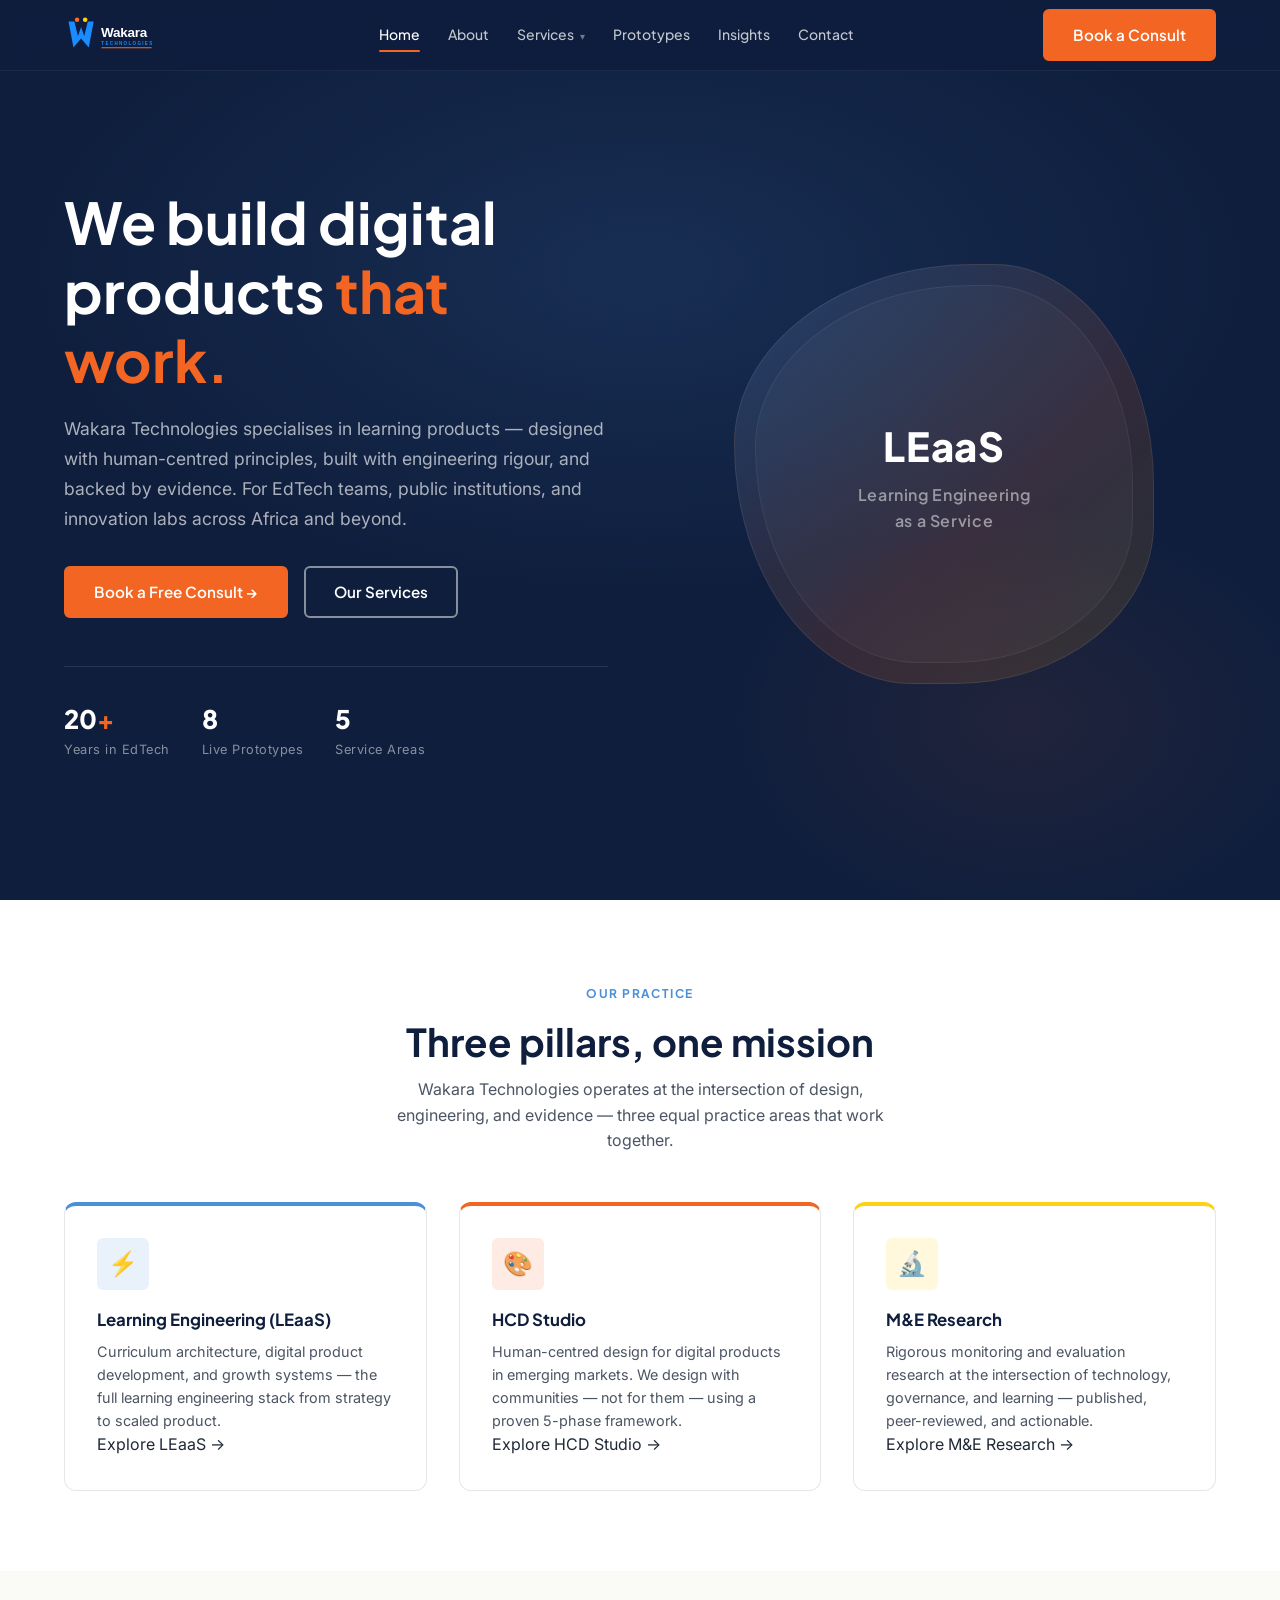
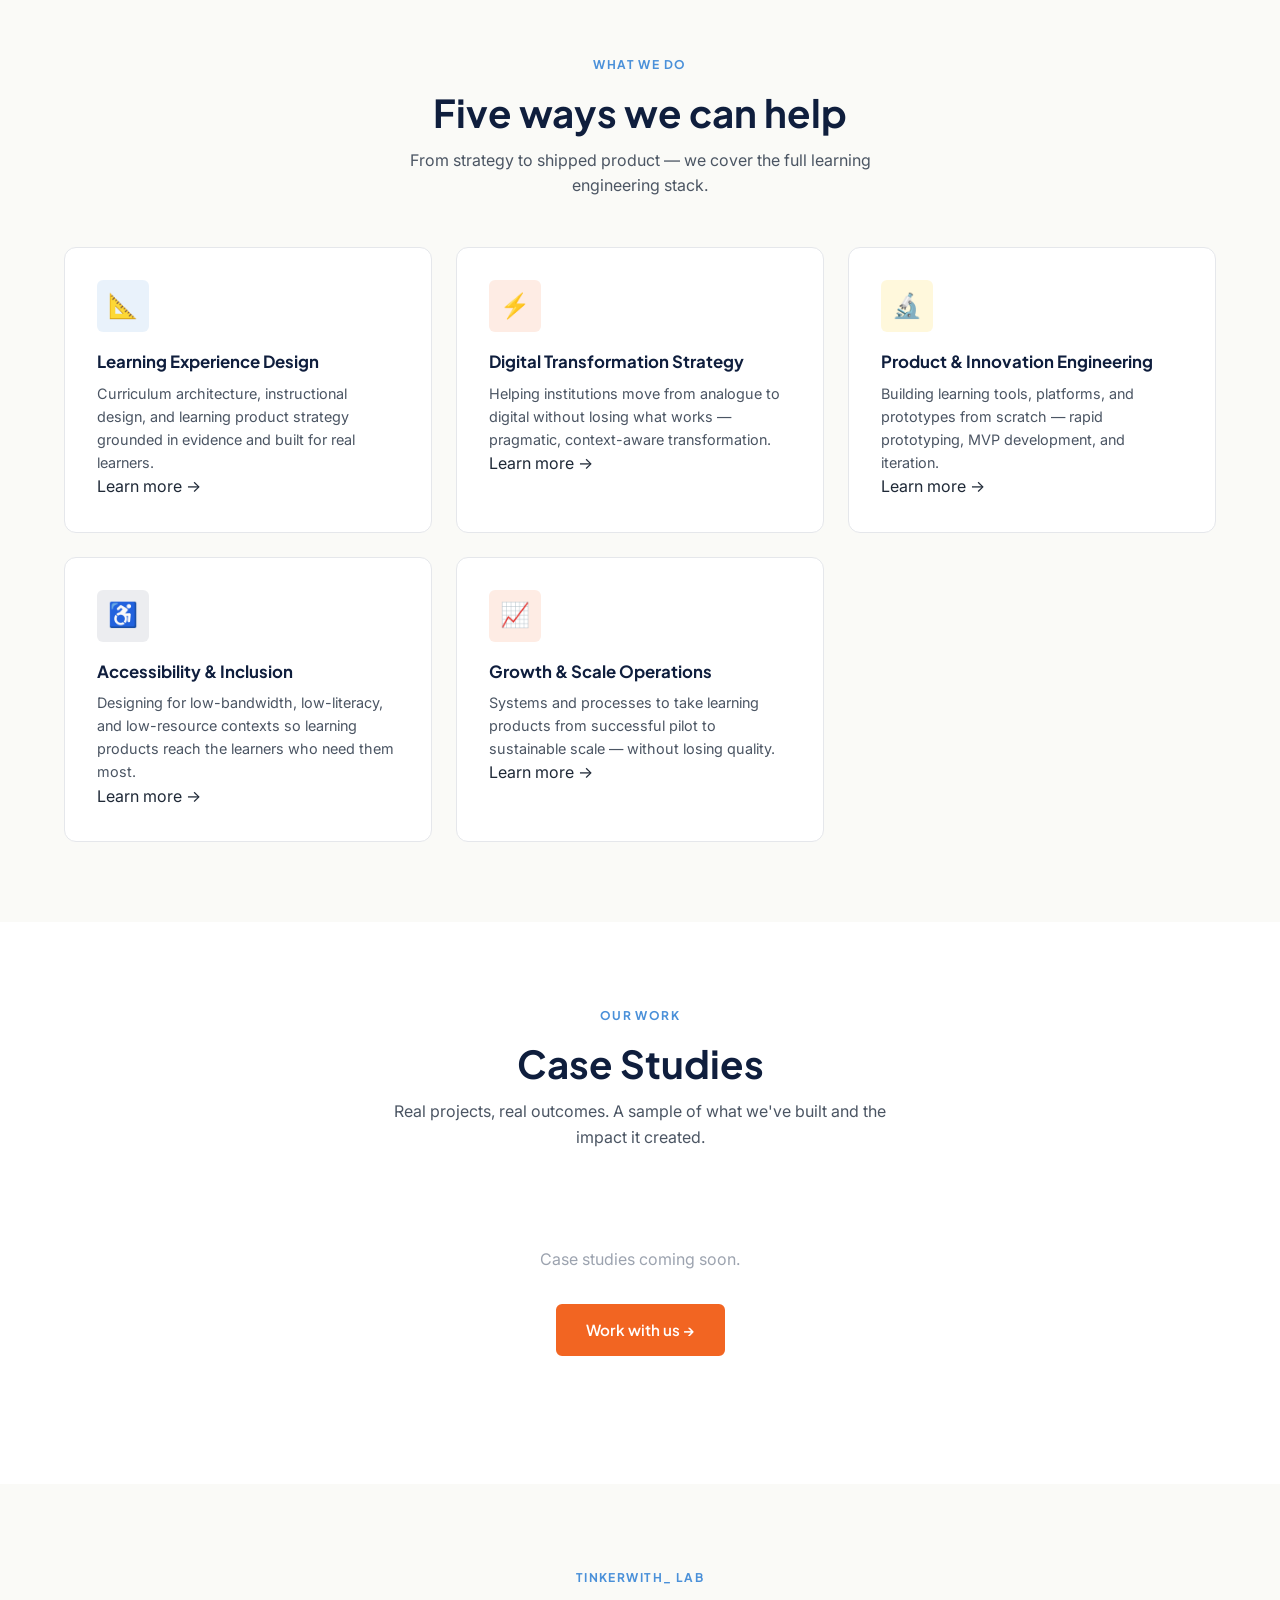
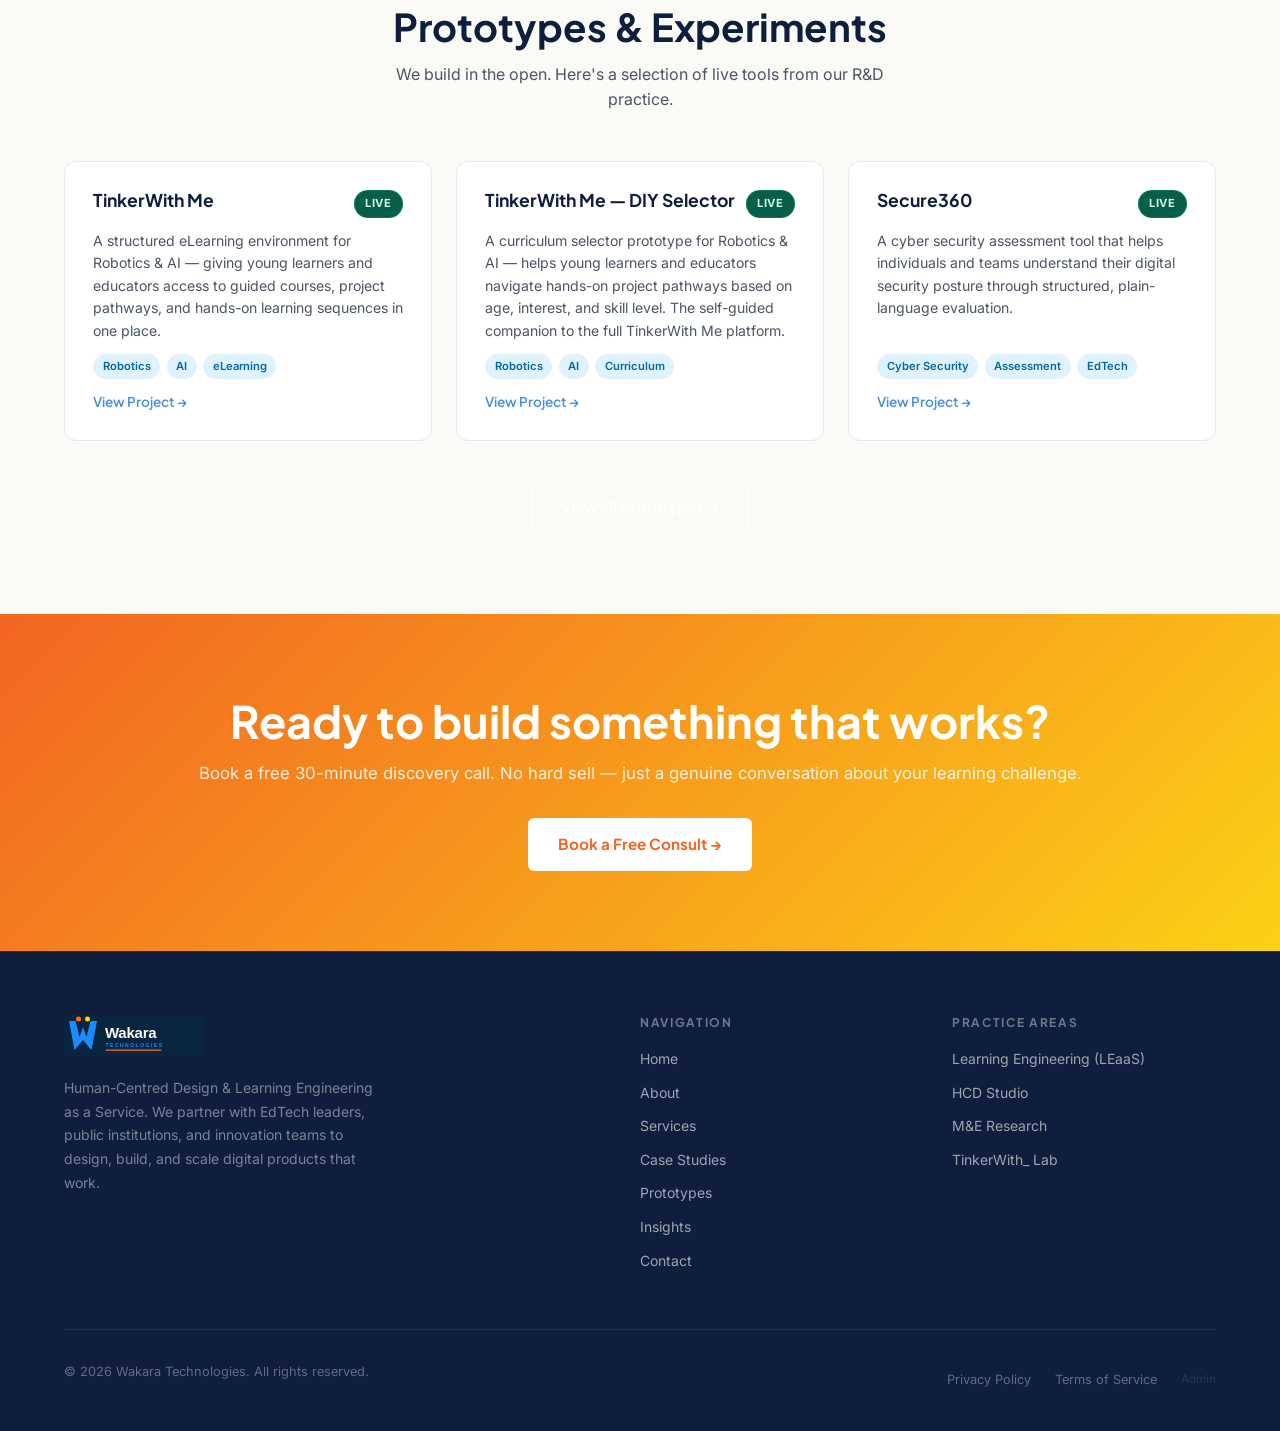
<file: index.html>
<!DOCTYPE html>
<html lang="en">
<head>
  <meta charset="UTF-8" />
  <meta name="viewport" content="width=device-width, initial-scale=1.0" />
  <link rel="icon" type="image/svg+xml" href="assets/images/wakara_favicon.svg?v=2" />
  <link rel="icon" type="image/png" sizes="32x32" href="assets/images/wakara_favicon_32px.png?v=2" />
  <link rel="icon" type="image/png" sizes="16x16" href="assets/images/wakara_favicon_16px.png?v=2" />
  <link rel="icon" type="image/png" sizes="192x192" href="assets/images/wakara_favicon_192px.png?v=2" />
  <link rel="shortcut icon" href="favicon.ico?v=2" />
  <link rel="apple-touch-icon" sizes="180x180" href="apple-touch-icon.png?v=2" />
  <link rel="manifest" href="site.webmanifest" />
  <meta name="theme-color" content="#0f1e3d" />
  <meta name="description" content="Wakara Technologies — Human-Centred Design &amp; Learning Engineering as a Service. We partner with EdTech leaders, public institutions, and innovation teams to design, build, and scale digital products that work." />
  <title>Wakara Technologies — Learning Engineering as a Service</title>
  <link rel="canonical" href="https://www.wakaratech.com/" />
  <meta name="robots" content="index, follow, max-image-preview:large" />

  <!-- Open Graph -->
  <meta property="og:type" content="website" />
  <meta property="og:site_name" content="Wakara Technologies" />
  <meta property="og:locale" content="en_KE" />
  <meta property="og:url" content="https://www.wakaratech.com/" />
  <meta property="og:title" content="Wakara Technologies — Learning Engineering as a Service" />
  <meta property="og:description" content="Wakara Technologies — Human-Centred Design &amp; Learning Engineering as a Service. We partner with EdTech leaders, public institutions, and innovation teams to design, build, and scale digital products that work." />
  <meta property="og:image" content="https://www.wakaratech.com/assets/images/wakara_og_image.png?v=2" />
  <meta property="og:image:secure_url" content="https://www.wakaratech.com/assets/images/wakara_og_image.png?v=2" />
  <meta property="og:image:type" content="image/png" />
  <meta property="og:image:width" content="1200" />
  <meta property="og:image:height" content="630" />
  <meta property="og:image:alt" content="Wakara Technologies — Learning Engineering as a Service" />

  <!-- Twitter / X -->
  <meta name="twitter:card" content="summary_large_image" />
  <meta name="twitter:title" content="Wakara Technologies — Learning Engineering as a Service" />
  <meta name="twitter:description" content="Wakara Technologies — Human-Centred Design &amp; Learning Engineering as a Service. We partner with EdTech leaders, public institutions, and innovation teams to design, build, and scale digital products that work." />
  <meta name="twitter:image" content="https://www.wakaratech.com/assets/images/wakara_og_image.png?v=2" />
  <meta name="twitter:image:alt" content="Wakara Technologies — Learning Engineering as a Service" />
  <link rel="preconnect" href="https://fonts.googleapis.com" />
  <link rel="preconnect" href="https://fonts.gstatic.com" crossorigin />
  <link href="https://fonts.googleapis.com/css2?family=Plus+Jakarta+Sans:wght@400;500;600;700;800&family=Inter:wght@300;400;500;600&display=swap" rel="stylesheet" />
  <link rel="stylesheet" href="assets/css/theme.css" />
  <!-- Google tag (gtag.js) -->
  <script async src="https://www.googletagmanager.com/gtag/js?id=G-FQJL37L7R7"></script>
  <script>
    window.dataLayer = window.dataLayer || [];
    function gtag(){dataLayer.push(arguments);}
    gtag('js', new Date());
    gtag('config', 'G-FQJL37L7R7');
  </script>

  <!-- Structured data: tells search engines which logo and icon to show -->
  <script type="application/ld+json">
  {
    "@context": "https://schema.org",
    "@graph": [
      {
        "@type": "Organization",
        "@id": "https://www.wakaratech.com/#organization",
        "name": "Wakara Technologies",
        "alternateName": "Wakara",
        "url": "https://www.wakaratech.com/",
        "description": "Human-Centred Design and Learning Engineering as a Service. We partner with EdTech leaders, public institutions, and innovation teams to design, build, and scale digital products that work.",
        "logo": {
          "@type": "ImageObject",
          "@id": "https://www.wakaratech.com/#logo",
          "url": "https://www.wakaratech.com/assets/images/wakara_logo_primary_800px.png",
          "contentUrl": "https://www.wakaratech.com/assets/images/wakara_logo_primary_800px.png",
          "width": 800,
          "height": 229,
          "caption": "Wakara Technologies"
        },
        "image": {
          "@id": "https://www.wakaratech.com/#logo"
        },
        "email": "wakaratech@gmail.com",
        "telephone": "+254117784724",
        "address": {
          "@type": "PostalAddress",
          "addressLocality": "Nairobi",
          "addressCountry": "KE"
        },
        "areaServed": "Worldwide",
        "founder": {
          "@type": "Person",
          "name": "Anne Salim",
          "sameAs": "https://www.linkedin.com/in/anne-salim-95a51118"
        },
        "contactPoint": {
          "@type": "ContactPoint",
          "contactType": "sales",
          "email": "wakaratech@gmail.com",
          "telephone": "+254117784724",
          "availableLanguage": ["en"]
        }
      },
      {
        "@type": "WebSite",
        "@id": "https://www.wakaratech.com/#website",
        "url": "https://www.wakaratech.com/",
        "name": "Wakara Technologies",
        "inLanguage": "en",
        "publisher": {
          "@id": "https://www.wakaratech.com/#organization"
        }
      },
      {
        "@type": "WebPage",
        "@id": "https://www.wakaratech.com/#webpage",
        "url": "https://www.wakaratech.com/",
        "name": "Wakara Technologies — Learning Engineering as a Service",
        "isPartOf": {
          "@id": "https://www.wakaratech.com/#website"
        },
        "about": {
          "@id": "https://www.wakaratech.com/#organization"
        },
        "primaryImageOfPage": {
          "@type": "ImageObject",
          "url": "https://www.wakaratech.com/assets/images/wakara_og_image.png"
        }
      }
    ]
  }
  </script>
</head>
<body>
  <a href="#main-content" class="skip-link">Skip to main content</a>

  <!-- ===================== NAVBAR ===================== -->
  <nav class="navbar" role="navigation" aria-label="Main navigation">
    <div class="container nav-inner">
      <a href="index.html" class="nav-logo" aria-label="Wakara Technologies home">
        <img src="assets/images/wakara_logo_navbar.svg" alt="Wakara Technologies" class="nav-logo-img" />
      </a>
      <ul class="nav-links" role="list">
        <li><a href="index.html" class="active">Home</a></li>
        <li><a href="about.html">About</a></li>
        <li class="has-dropdown">
          <a href="services.html">Services <span class="caret" aria-hidden="true">▾</span></a>
          <div class="nav-dropdown">
            <a href="services.html">Overview</a>
            <a href="hcd.html">HCD Studio</a>
            <a href="research.html">M&amp;E Research</a>
            <a href="case-studies.html">Case Studies</a>
          </div>
        </li>
        <li><a href="prototypes.html">Prototypes</a></li>
        <li><a href="insights.html">Insights</a></li>
        <li><a href="contact.html">Contact</a></li>
      </ul>
      <div class="nav-cta">
        <a href="https://calendar.app.google/kDBzfZApc8v6rd1K8" target="_blank" rel="noopener" class="btn btn-primary">Book a Consult</a>
      </div>
      <button class="hamburger" id="hamburger" aria-label="Toggle navigation" aria-expanded="false" aria-controls="mobileNav">
        <span></span><span></span><span></span>
      </button>
    </div>
  </nav>

  <div class="mobile-nav" id="mobileNav" aria-label="Mobile navigation">
    <a href="index.html" class="active">Home</a>
    <a href="about.html">About</a>
    <a href="services.html">Services</a>
    <a href="hcd.html">HCD Studio</a>
    <a href="research.html">M&amp;E Research</a>
    <a href="case-studies.html">Case Studies</a>
    <a href="prototypes.html">Prototypes</a>
    <a href="insights.html">Insights</a>
    <a href="contact.html">Contact</a>
    <div class="mobile-cta">
      <a href="https://calendar.app.google/kDBzfZApc8v6rd1K8" target="_blank" rel="noopener" class="btn btn-primary" style="width:100%;justify-content:center;">Book a Consult</a>
    </div>
  </div>

  <!-- ===================== HERO ===================== -->
  <section class="hero" id="main-content" aria-label="Hero section">
    <div class="container">
      <div class="hero-grid">
        <div>
          <h1 class="hero-title">We build digital products <span style="color:var(--orange);">that work.</span></h1>
          <p class="hero-subtitle">Wakara Technologies specialises in learning products — designed with human-centred principles, built with engineering rigour, and backed by evidence. For EdTech teams, public institutions, and innovation labs across Africa and beyond.</p>
          <div class="hero-ctas">
            <a href="https://calendar.app.google/kDBzfZApc8v6rd1K8" target="_blank" rel="noopener" class="btn btn-primary btn-lg">Book a Free Consult &rarr;</a>
            <a href="services.html" class="btn btn-outline btn-lg">Our Services</a>
          </div>
          <div class="hero-stats">
            <div class="stat-item">
              <div class="stat-val">20<span>+</span></div>
              <div class="stat-label">Years in EdTech</div>
            </div>
            <div class="stat-item">
              <div class="stat-val">8</div>
              <div class="stat-label">Live Prototypes</div>
            </div>
            <div class="stat-item">
              <div class="stat-val">5</div>
              <div class="stat-label">Service Areas</div>
            </div>
          </div>
        </div>
        <div class="hero-visual" aria-hidden="true">
          <div class="hero-blob">
            <div class="blob-text">
              <strong>LEaaS</strong>
              Learning Engineering<br>as a Service
            </div>
          </div>
        </div>
      </div>
    </div>
  </section>

  <!-- ===================== PRACTICE AREAS ===================== -->
  <section class="section section-light" aria-labelledby="practice-heading">
    <div class="container">
      <div class="text-center" style="margin-bottom:3rem;">
        <span class="section-label">Our Practice</span>
        <h2 id="practice-heading">Three pillars, one mission</h2>
        <p style="color:var(--gray-600);max-width:540px;margin:.75rem auto 0;font-size:1rem;">Wakara Technologies operates at the intersection of design, engineering, and evidence — three equal practice areas that work together.</p>
      </div>
      <div class="services-grid" style="grid-template-columns:repeat(auto-fit,minmax(280px,1fr));gap:2rem;">
        <a href="services.html" class="service-card card-hover" style="text-decoration:none;color:inherit;border-top:4px solid var(--sky);">
          <div class="service-icon icon-sky">⚡</div>
          <h3>Learning Engineering (LEaaS)</h3>
          <p>Curriculum architecture, digital product development, and growth systems — the full learning engineering stack from strategy to scaled product.</p>
          <span class="service-link">Explore LEaaS &rarr;</span>
        </a>
        <a href="hcd.html" class="service-card card-hover" style="text-decoration:none;color:inherit;border-top:4px solid var(--orange);">
          <div class="service-icon icon-orange">🎨</div>
          <h3>HCD Studio</h3>
          <p>Human-centred design for digital products in emerging markets. We design with communities — not for them — using a proven 5-phase framework.</p>
          <span class="service-link">Explore HCD Studio &rarr;</span>
        </a>
        <a href="research.html" class="service-card card-hover" style="text-decoration:none;color:inherit;border-top:4px solid var(--yellow);">
          <div class="service-icon icon-yellow">🔬</div>
          <h3>M&amp;E Research</h3>
          <p>Rigorous monitoring and evaluation research at the intersection of technology, governance, and learning — published, peer-reviewed, and actionable.</p>
          <span class="service-link">Explore M&amp;E Research &rarr;</span>
        </a>
      </div>
    </div>
  </section>

  <!-- ===================== SERVICES ===================== -->
  <section class="section section-cream" aria-labelledby="services-heading">
    <div class="container">
      <div class="text-center" style="margin-bottom:3rem;">
        <span class="section-label">What We Do</span>
        <h2 id="services-heading">Five ways we can help</h2>
        <p style="color:var(--gray-600);max-width:520px;margin:.75rem auto 0;font-size:1rem;">From strategy to shipped product — we cover the full learning engineering stack.</p>
      </div>
      <div class="services-grid">
        <div class="service-card card-hover">
          <div class="service-icon icon-sky">📐</div>
          <h3>Learning Experience Design</h3>
          <p>Curriculum architecture, instructional design, and learning product strategy grounded in evidence and built for real learners.</p>
          <a href="services.html" class="service-link">Learn more &rarr;</a>
        </div>
        <div class="service-card card-hover">
          <div class="service-icon icon-orange">⚡</div>
          <h3>Digital Transformation Strategy</h3>
          <p>Helping institutions move from analogue to digital without losing what works — pragmatic, context-aware transformation.</p>
          <a href="services.html" class="service-link">Learn more &rarr;</a>
        </div>
        <div class="service-card card-hover">
          <div class="service-icon icon-yellow">🔬</div>
          <h3>Product &amp; Innovation Engineering</h3>
          <p>Building learning tools, platforms, and prototypes from scratch — rapid prototyping, MVP development, and iteration.</p>
          <a href="services.html" class="service-link">Learn more &rarr;</a>
        </div>
        <div class="service-card card-hover">
          <div class="service-icon icon-navy">♿</div>
          <h3>Accessibility &amp; Inclusion</h3>
          <p>Designing for low-bandwidth, low-literacy, and low-resource contexts so learning products reach the learners who need them most.</p>
          <a href="services.html" class="service-link">Learn more &rarr;</a>
        </div>
        <div class="service-card card-hover">
          <div class="service-icon icon-orange">📈</div>
          <h3>Growth &amp; Scale Operations</h3>
          <p>Systems and processes to take learning products from successful pilot to sustainable scale — without losing quality.</p>
          <a href="services.html" class="service-link">Learn more &rarr;</a>
        </div>
      </div>
    </div>
  </section>

  <!-- ===================== CASE STUDIES ===================== -->
  <section class="section section-light" aria-labelledby="work-heading">
    <div class="container">
      <div class="text-center" style="margin-bottom:3rem;">
        <span class="section-label">Our Work</span>
        <h2 id="work-heading">Case Studies</h2>
        <p style="color:var(--gray-600);max-width:520px;margin:.75rem auto 0;font-size:1rem;">Real projects, real outcomes. A sample of what we've built and the impact it created.</p>
      </div>
      <div class="case-grid" id="case-grid">
        <div style="grid-column:1/-1;text-align:center;padding:3rem;">
          <p style="color:var(--gray-400);">Case studies coming soon.</p>
          <a href="contact.html" class="btn btn-primary" style="margin-top:1rem;">Work with us &rarr;</a>
        </div>
      </div>
    </div>
  </section>

  <!-- ===================== PROTOTYPES ===================== -->
  <section class="section section-cream" aria-labelledby="prototypes-heading">
    <div class="container">
      <div class="text-center" style="margin-bottom:3rem;">
        <span class="section-label">TinkerWith_ Lab</span>
        <h2 id="prototypes-heading">Prototypes &amp; Experiments</h2>
        <p style="color:var(--gray-600);max-width:520px;margin:.75rem auto 0;font-size:1rem;">We build in the open. Here's a selection of live tools from our R&amp;D practice.</p>
      </div>
      <div class="proto-grid" id="proto-grid-home">
        <div style="grid-column:1/-1;text-align:center;padding:2rem;color:var(--gray-400);">Loading prototypes…</div>
      </div>
      <div class="text-center" style="margin-top:2.5rem;">
        <a href="prototypes.html" class="btn btn-outline">View all prototypes &rarr;</a>
      </div>
    </div>
  </section>

  <!-- ===================== CTA ===================== -->
  <section class="cta-banner" aria-label="Call to action">
    <div class="container text-center">
      <h2>Ready to build something that works?</h2>
      <p>Book a free 30-minute discovery call. No hard sell — just a genuine conversation about your learning challenge.</p>
      <a href="https://calendar.app.google/kDBzfZApc8v6rd1K8" target="_blank" rel="noopener" class="btn btn-white">Book a Free Consult &rarr;</a>
    </div>
  </section>

  <!-- ===================== FOOTER ===================== -->
  <footer class="footer" role="contentinfo">
    <div class="container">
      <div class="footer-grid">
        <div class="footer-brand">
          <img src="assets/images/wakara_logo_dark_bg.svg" alt="Wakara Technologies" class="footer-logo-img" />
          <p class="footer-tagline">Human-Centred Design &amp; Learning Engineering as a Service. We partner with EdTech leaders, public institutions, and innovation teams to design, build, and scale digital products that work.</p>
        </div>
        <div class="footer-col">
          <h4>Navigation</h4>
          <ul>
            <li><a href="index.html">Home</a></li>
            <li><a href="about.html">About</a></li>
            <li><a href="services.html">Services</a></li>
            <li><a href="case-studies.html">Case Studies</a></li>
            <li><a href="prototypes.html">Prototypes</a></li>
            <li><a href="insights.html">Insights</a></li>
            <li><a href="contact.html">Contact</a></li>
          </ul>
        </div>
        <div class="footer-col">
          <h4>Practice Areas</h4>
          <ul>
            <li><a href="services.html">Learning Engineering (LEaaS)</a></li>
            <li><a href="hcd.html">HCD Studio</a></li>
            <li><a href="research.html">M&amp;E Research</a></li>
            <li><a href="prototypes.html">TinkerWith_ Lab</a></li>
          </ul>
        </div>
      </div>
      <div class="footer-bottom">
        <p class="footer-copy">&copy; 2026 Wakara Technologies. All rights reserved.</p>
        <div class="footer-legal">
          <a href="privacy.html">Privacy Policy</a>
          <a href="#">Terms of Service</a>
          <a href="admin.html" style="opacity:.3;font-size:.72rem;">Admin</a>
        </div>
      </div>
    </div>
  </footer>

  <script src="assets/js/theme.js"></script>
  <script>
    const badgeMap = { live:'badge-live', progress:'badge-progress', concept:'badge-concept' };
    const badgeLabel = { live:'Live', progress:'In Progress', concept:'Concept' };
    fetch('content.json?v=' + Date.now())
      .then(r => r.json())
      .then(data => {
        const grid = document.getElementById('proto-grid-home');
        if (!data.prototypes || !data.prototypes.length) {
          grid.innerHTML = '<div style="grid-column:1/-1;text-align:center;padding:2rem;color:var(--gray-400);">No prototypes yet.</div>';
          return;
        }
        const featured = data.prototypes.slice(0, 3);
        grid.innerHTML = featured.map(p => {
          const badge = badgeMap[p.status] || 'badge-concept';
          const label = badgeLabel[p.status] || 'Concept';
          const tags = (p.tags || []).map(t => `<span class="proto-tag">${t}</span>`).join('');
          const link = p.url
            ? `<a href="${p.url}" target="_blank" rel="noopener" class="proto-link">View Project &rarr;</a>`
            : `<span style="font-size:.8rem;color:var(--gray-400);">Coming soon</span>`;
          return `
          <article class="proto-card">
            <div class="proto-card-header">
              <h3>${p.name}</h3>
              <span class="badge ${badge}">${label}</span>
            </div>
            <p>${p.description}</p>
            <div class="proto-tags">${tags}</div>
            <div class="proto-footer">${link}</div>
          </article>`;
        }).join('');
      });

    fetch('content.json?v=' + Date.now())
      .then(r => r.json())
      .then(data => {
        const grid = document.getElementById('case-grid');
        if (!data.case_studies || !data.case_studies.length) return;
        grid.innerHTML = data.case_studies.map(c => `
          <div class="case-card card-hover">
            <div class="case-card-inner">
              <span class="case-tag">${c.sector || 'EdTech'}</span>
              <h3>${c.title}</h3>
              <p>${c.summary}</p>
              ${c.url ? `<a href="${c.url}" class="service-link">Read case study &rarr;</a>` : ''}
            </div>
          </div>`).join('');
      });
  </script>
</body>
</html>
</file>
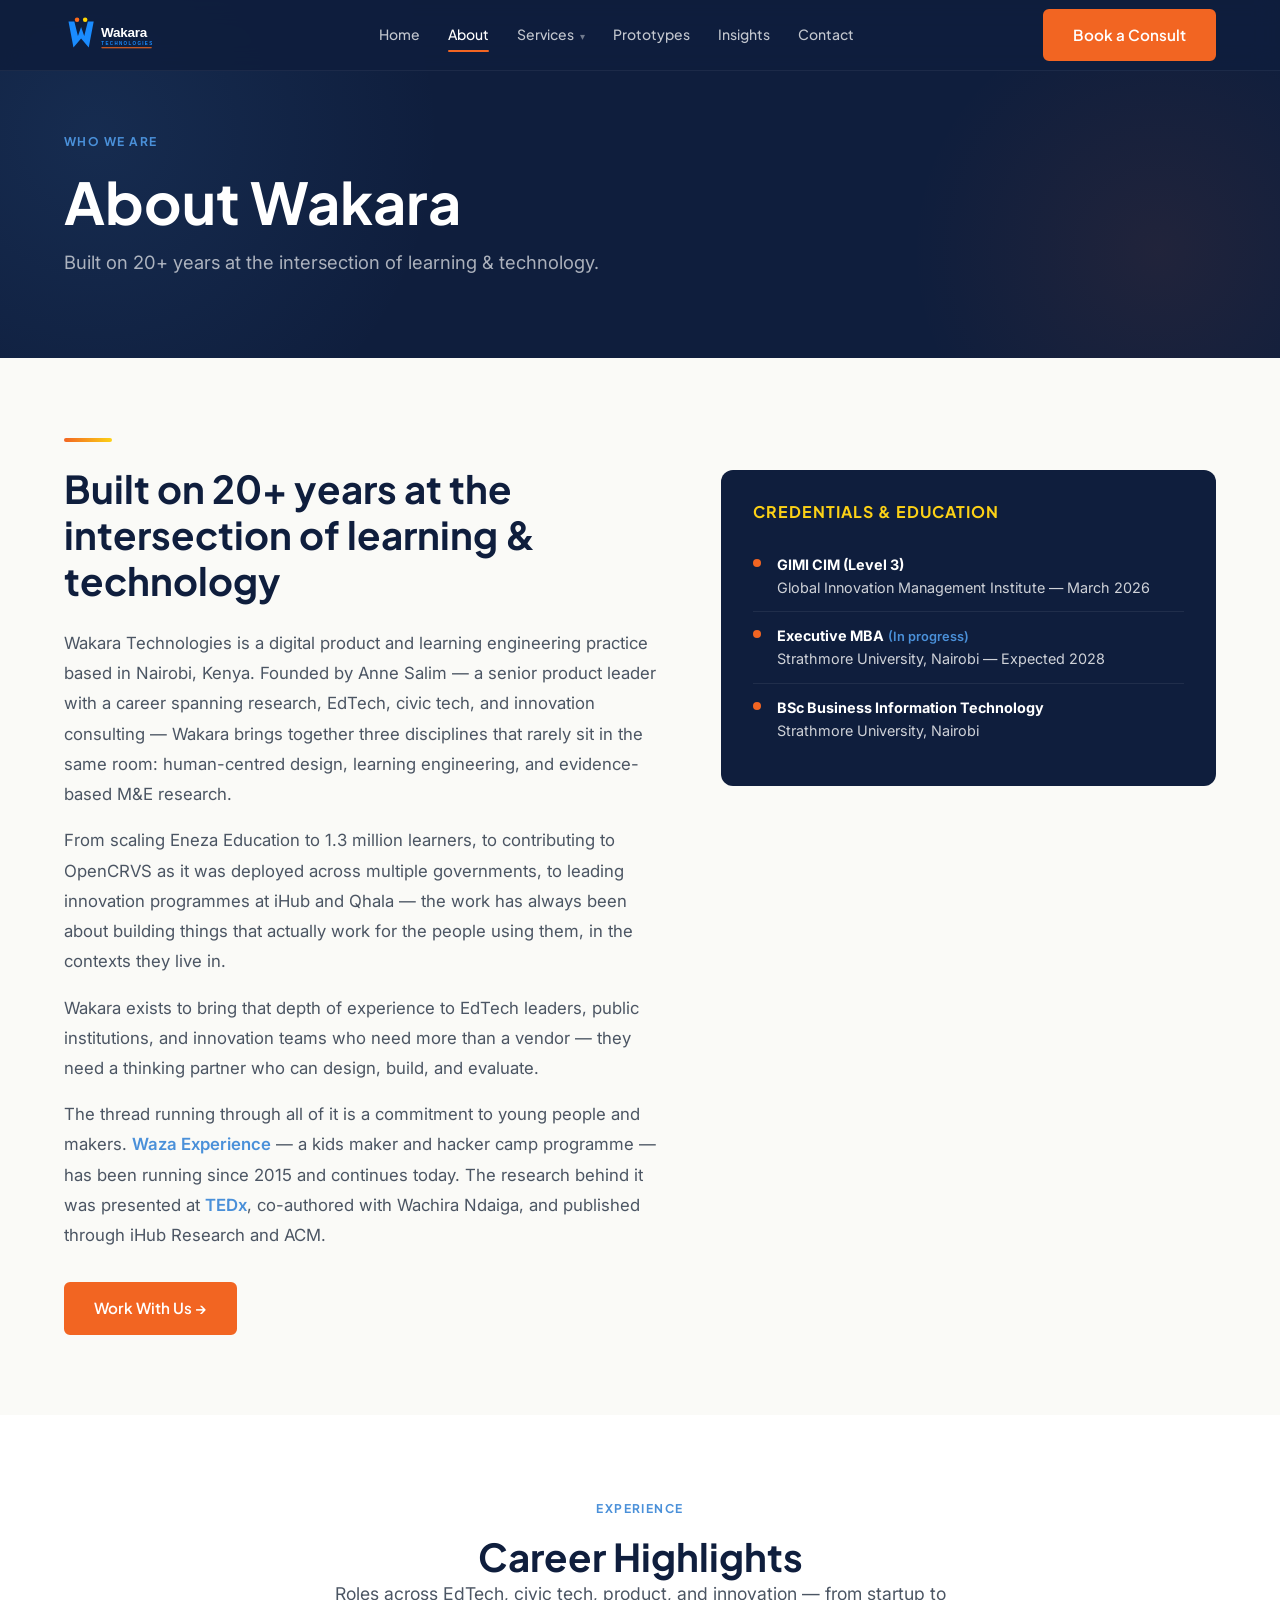
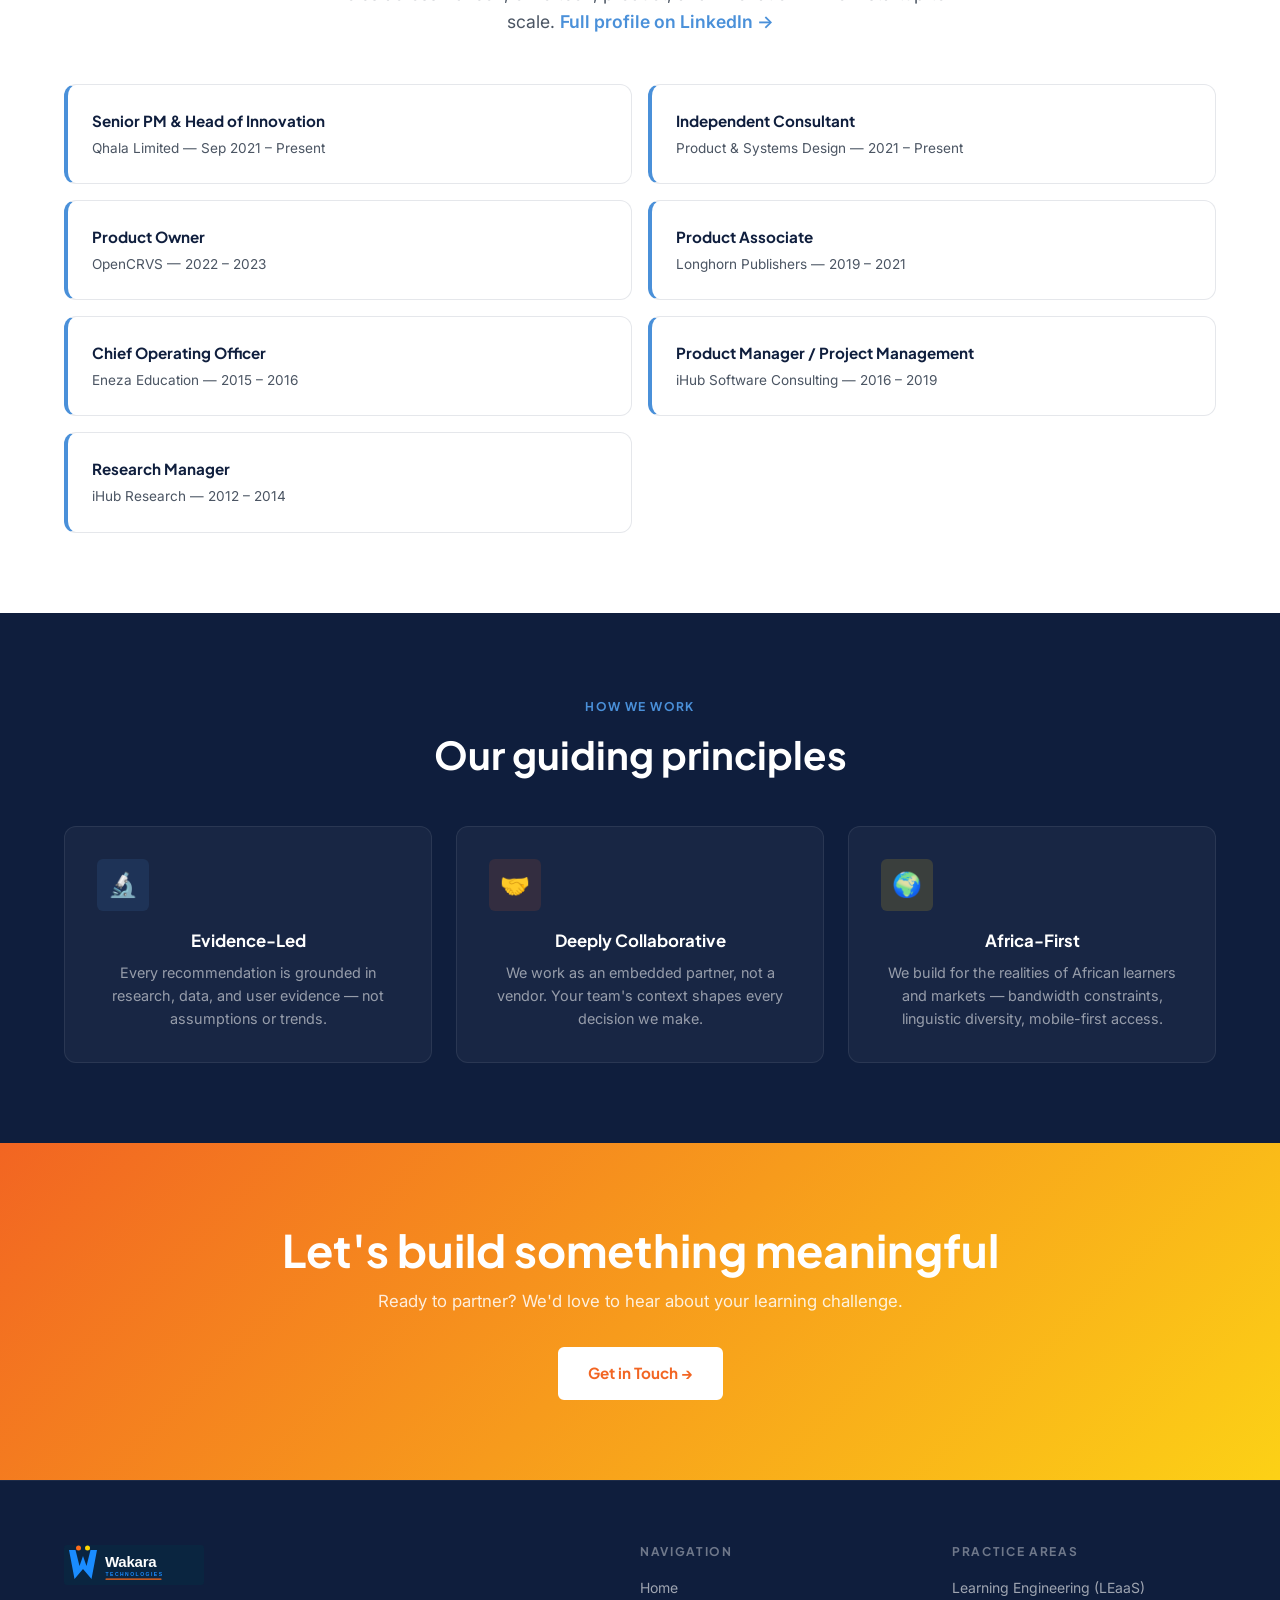
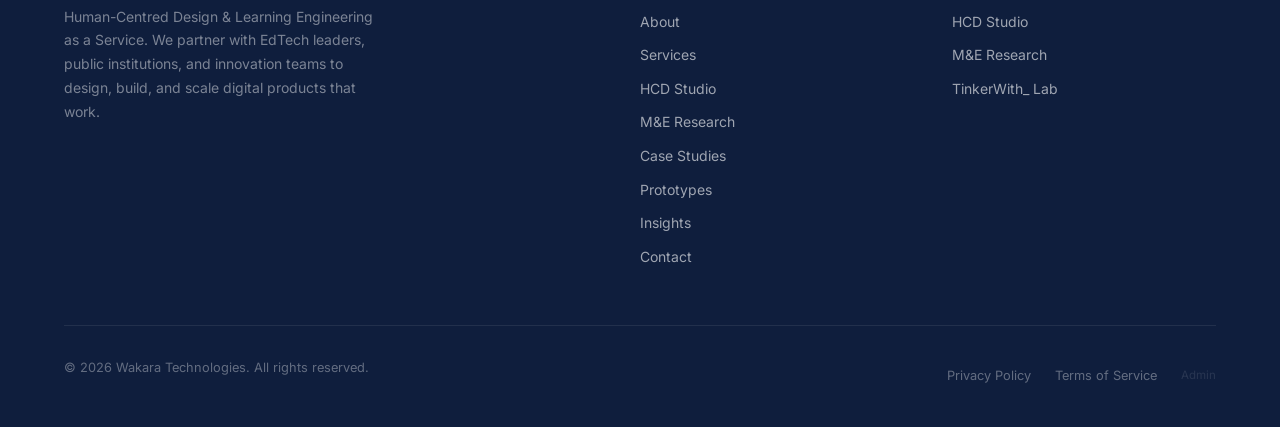
<file: about.html>
<!DOCTYPE html>
<html lang="en">
<head>
  <meta charset="UTF-8" />
  <meta name="viewport" content="width=device-width, initial-scale=1.0" />
  <link rel="icon" type="image/svg+xml" href="assets/images/wakara_favicon.svg?v=2" />
  <link rel="icon" type="image/png" sizes="32x32" href="assets/images/wakara_favicon_32px.png?v=2" />
  <link rel="icon" type="image/png" sizes="16x16" href="assets/images/wakara_favicon_16px.png?v=2" />
  <link rel="icon" type="image/png" sizes="192x192" href="assets/images/wakara_favicon_192px.png?v=2" />
  <link rel="shortcut icon" href="favicon.ico?v=2" />
  <link rel="apple-touch-icon" sizes="180x180" href="apple-touch-icon.png?v=2" />
  <link rel="manifest" href="site.webmanifest" />
  <meta name="theme-color" content="#0f1e3d" />
  <meta name="description" content="About Wakara Technologies — 20+ years at the intersection of learning and technology. Based in Nairobi, Kenya." />
  <title>About — Wakara Technologies</title>
  <link rel="canonical" href="https://www.wakaratech.com/about.html" />
  <meta name="robots" content="index, follow, max-image-preview:large" />

  <!-- Open Graph -->
  <meta property="og:type" content="website" />
  <meta property="og:site_name" content="Wakara Technologies" />
  <meta property="og:locale" content="en_KE" />
  <meta property="og:url" content="https://www.wakaratech.com/about.html" />
  <meta property="og:title" content="About — Wakara Technologies" />
  <meta property="og:description" content="About Wakara Technologies — 20+ years at the intersection of learning and technology. Based in Nairobi, Kenya." />
  <meta property="og:image" content="https://www.wakaratech.com/assets/images/wakara_og_image.png?v=2" />
  <meta property="og:image:secure_url" content="https://www.wakaratech.com/assets/images/wakara_og_image.png?v=2" />
  <meta property="og:image:type" content="image/png" />
  <meta property="og:image:width" content="1200" />
  <meta property="og:image:height" content="630" />
  <meta property="og:image:alt" content="Wakara Technologies — Learning Engineering as a Service" />

  <!-- Twitter / X -->
  <meta name="twitter:card" content="summary_large_image" />
  <meta name="twitter:title" content="About — Wakara Technologies" />
  <meta name="twitter:description" content="About Wakara Technologies — 20+ years at the intersection of learning and technology. Based in Nairobi, Kenya." />
  <meta name="twitter:image" content="https://www.wakaratech.com/assets/images/wakara_og_image.png?v=2" />
  <meta name="twitter:image:alt" content="Wakara Technologies — Learning Engineering as a Service" />
  <link rel="preconnect" href="https://fonts.googleapis.com" />
  <link rel="preconnect" href="https://fonts.gstatic.com" crossorigin />
  <link href="https://fonts.googleapis.com/css2?family=Plus+Jakarta+Sans:wght@400;500;600;700;800&family=Inter:wght@300;400;500;600&display=swap" rel="stylesheet" />
  <link rel="stylesheet" href="assets/css/theme.css" />
  <!-- Google tag (gtag.js) -->
  <script async src="https://www.googletagmanager.com/gtag/js?id=G-FQJL37L7R7"></script>
  <script>
    window.dataLayer = window.dataLayer || [];
    function gtag(){dataLayer.push(arguments);}
    gtag('js', new Date());
    gtag('config', 'G-FQJL37L7R7');
  </script>
</head>
<body>
  <a href="#main-content" class="skip-link">Skip to main content</a>

  <!-- ===================== NAVBAR ===================== -->
  <nav class="navbar" role="navigation" aria-label="Main navigation">
    <div class="container nav-inner">
      <a href="index.html" class="nav-logo" aria-label="Wakara Technologies home">
        <img src="assets/images/wakara_logo_navbar.svg" alt="Wakara Technologies" class="nav-logo-img" />
      </a>
      <ul class="nav-links" role="list">
        <li><a href="index.html">Home</a></li>
        <li><a href="about.html" class="active">About</a></li>
        <li class="has-dropdown">
          <a href="services.html">Services <span class="caret" aria-hidden="true">▾</span></a>
          <div class="nav-dropdown">
            <a href="services.html">Overview</a>
            <a href="hcd.html">HCD Studio</a>
            <a href="research.html">M&amp;E Research</a>
            <a href="case-studies.html">Case Studies</a>
          </div>
        </li>
        <li><a href="prototypes.html">Prototypes</a></li>
        <li><a href="insights.html">Insights</a></li>
        <li><a href="contact.html">Contact</a></li>
      </ul>
      <div class="nav-cta">
        <a href="https://calendar.app.google/kDBzfZApc8v6rd1K8" target="_blank" rel="noopener" class="btn btn-primary">Book a Consult</a>
      </div>
      <button class="hamburger" id="hamburger" aria-label="Toggle navigation" aria-expanded="false" aria-controls="mobileNav">
        <span></span><span></span><span></span>
      </button>
    </div>
  </nav>

  <div class="mobile-nav" id="mobileNav" aria-label="Mobile navigation">
    <a href="index.html">Home</a>
    <a href="about.html" class="active">About</a>
    <a href="services.html">Services</a>
    <a href="hcd.html">HCD Studio</a>
    <a href="research.html">M&amp;E Research</a>
    <a href="case-studies.html">Case Studies</a>
    <a href="prototypes.html">Prototypes</a>
    <a href="insights.html">Insights</a>
    <a href="contact.html">Contact</a>
    <div class="mobile-cta">
      <a href="https://calendar.app.google/kDBzfZApc8v6rd1K8" target="_blank" rel="noopener" class="btn btn-primary" style="width:100%;justify-content:center;">Book a Consult</a>
    </div>
  </div>

  <!-- ===================== PAGE HERO ===================== -->
  <header class="page-hero" aria-label="About page hero">
    <div class="container page-hero-content">
      <span class="section-label">Who We Are</span>
      <h1>About Wakara</h1>
      <p class="hero-sub">Built on 20+ years at the intersection of learning &amp; technology.</p>
    </div>
  </header>

  <!-- ===================== ABOUT MAIN ===================== -->
  <section class="section section-cream" id="main-content" aria-label="About main content">
    <div class="container">
      <div class="about-grid">

        <div>
          <div class="divider"></div>
          <h2 style="margin-bottom:1.5rem;">Built on 20+ years at the intersection of learning &amp; technology</h2>

          <p style="font-size:1.05rem;color:var(--gray-600);line-height:1.8;">
            Wakara Technologies is a digital product and learning engineering practice based in Nairobi, Kenya. Founded by Anne Salim — a senior product leader with a career spanning research, EdTech, civic tech, and innovation consulting — Wakara brings together three disciplines that rarely sit in the same room: human-centred design, learning engineering, and evidence-based M&amp;E research.
          </p>
          <p style="font-size:1.05rem;color:var(--gray-600);line-height:1.8;">
            From scaling Eneza Education to 1.3 million learners, to contributing to OpenCRVS as it was deployed across multiple governments, to leading innovation programmes at iHub and Qhala — the work has always been about building things that actually work for the people using them, in the contexts they live in.
          </p>
          <p style="font-size:1.05rem;color:var(--gray-600);line-height:1.8;">
            Wakara exists to bring that depth of experience to EdTech leaders, public institutions, and innovation teams who need more than a vendor — they need a thinking partner who can design, build, and evaluate.
          </p>
          <p style="font-size:1.05rem;color:var(--gray-600);line-height:1.8;">
            The thread running through all of it is a commitment to young people and makers. <a href="https://www.facebook.com/wazaexperience/" target="_blank" rel="noopener" style="color:var(--sky);font-weight:600;">Waza Experience</a> — a kids maker and hacker camp programme — has been running since 2015 and continues today. The research behind it was presented at <a href="https://www.youtube.com/watch?v=613OPbNZenQ" target="_blank" rel="noopener" style="color:var(--sky);font-weight:600;">TEDx</a>, co-authored with Wachira Ndaiga, and published through iHub Research and ACM.
          </p>

          <div style="margin-top:2rem;">
            <a href="contact.html" class="btn btn-primary">Work With Us &rarr;</a>
          </div>
        </div>

        <div>
          <div class="cred-card">
            <h3>Credentials &amp; Education</h3>

            <div class="cred-item">
              <div class="cred-dot"></div>
              <div class="cred-text">
                <strong>GIMI CIM (Level 3)</strong><br />
                Global Innovation Management Institute &mdash; March 2026
              </div>
            </div>

            <div class="cred-item">
              <div class="cred-dot"></div>
              <div class="cred-text">
                <strong>Executive MBA</strong> <span style="font-size:.8rem;color:var(--sky);font-weight:600;">(In progress)</span><br />
                Strathmore University, Nairobi &mdash; Expected 2028
              </div>
            </div>

            <div class="cred-item">
              <div class="cred-dot"></div>
              <div class="cred-text">
                <strong>BSc Business Information Technology</strong><br />
                Strathmore University, Nairobi
              </div>
            </div>

          </div>
        </div>

      </div>
    </div>
  </section>

  <!-- ===================== CAREER HIGHLIGHTS ===================== -->
  <section class="section section-light" aria-labelledby="career-heading">
    <div class="container">
      <div class="text-center" style="margin-bottom:3rem;">
        <span class="section-label">Experience</span>
        <h2 id="career-heading">Career Highlights</h2>
        <p class="section-subtitle">Roles across EdTech, civic tech, product, and innovation — from startup to scale. <a href="https://www.linkedin.com/in/anne-salim-95a51118" target="_blank" rel="noopener" style="color:var(--sky);font-weight:600;">Full profile on LinkedIn →</a></p>
      </div>

      <div class="career-grid">

        <div class="career-card card-hover">
          <div class="career-role">Senior PM &amp; Head of Innovation</div>
          <div class="career-org">Qhala Limited &mdash; Sep 2021 – Present</div>
        </div>

        <div class="career-card card-hover">
          <div class="career-role">Independent Consultant</div>
          <div class="career-org">Product &amp; Systems Design &mdash; 2021 – Present</div>
        </div>

        <div class="career-card card-hover">
          <div class="career-role">Product Owner</div>
          <div class="career-org">OpenCRVS &mdash; 2022 – 2023</div>
        </div>

        <div class="career-card card-hover">
          <div class="career-role">Product Associate</div>
          <div class="career-org">Longhorn Publishers &mdash; 2019 – 2021</div>
        </div>

        <div class="career-card card-hover">
          <div class="career-role">Chief Operating Officer</div>
          <div class="career-org">Eneza Education &mdash; 2015 – 2016</div>
        </div>

        <div class="career-card card-hover">
          <div class="career-role">Product Manager / Project Management</div>
          <div class="career-org">iHub Software Consulting &mdash; 2016 – 2019</div>
        </div>

        <div class="career-card card-hover">
          <div class="career-role">Research Manager</div>
          <div class="career-org">iHub Research &mdash; 2012 – 2014</div>
        </div>

      </div>
    </div>
  </section>

  <!-- ===================== VALUES ===================== -->
  <section class="section section-dark" aria-labelledby="values-heading">
    <div class="container text-center">
      <span class="section-label" style="color:var(--sky)">How We Work</span>
      <h2 id="values-heading" class="text-white" style="margin-bottom:3rem;">Our guiding principles</h2>

      <div class="services-grid">

        <div class="service-card card-hover" style="background:rgba(255,255,255,.04);border-color:rgba(255,255,255,.08);">
          <div class="service-icon icon-sky">🔬</div>
          <h3 style="color:var(--white);">Evidence-Led</h3>
          <p style="color:rgba(255,255,255,.55);">Every recommendation is grounded in research, data, and user evidence — not assumptions or trends.</p>
        </div>

        <div class="service-card card-hover" style="background:rgba(255,255,255,.04);border-color:rgba(255,255,255,.08);">
          <div class="service-icon icon-orange">🤝</div>
          <h3 style="color:var(--white);">Deeply Collaborative</h3>
          <p style="color:rgba(255,255,255,.55);">We work as an embedded partner, not a vendor. Your team's context shapes every decision we make.</p>
        </div>

        <div class="service-card card-hover" style="background:rgba(255,255,255,.04);border-color:rgba(255,255,255,.08);">
          <div class="service-icon icon-yellow">🌍</div>
          <h3 style="color:var(--white);">Africa-First</h3>
          <p style="color:rgba(255,255,255,.55);">We build for the realities of African learners and markets — bandwidth constraints, linguistic diversity, mobile-first access.</p>
        </div>

      </div>
    </div>
  </section>

  <!-- ===================== CTA ===================== -->
  <section class="cta-banner" aria-label="Call to action">
    <div class="container">
      <h2>Let's build something meaningful</h2>
      <p>Ready to partner? We'd love to hear about your learning challenge.</p>
      <a href="contact.html" class="btn btn-white">Get in Touch &rarr;</a>
    </div>
  </section>

  <!-- ===================== FOOTER ===================== -->
  <footer class="footer" role="contentinfo">
    <div class="container">
      <div class="footer-grid">
        <div class="footer-brand">
          <img src="assets/images/wakara_logo_dark_bg.svg" alt="Wakara Technologies" class="footer-logo-img" />
          <p class="footer-tagline">Human-Centred Design &amp; Learning Engineering as a Service. We partner with EdTech leaders, public institutions, and innovation teams to design, build, and scale digital products that work.</p>
        </div>
        <div class="footer-col">
          <h4>Navigation</h4>
          <ul>
            <li><a href="index.html">Home</a></li>
            <li><a href="about.html">About</a></li>
            <li><a href="services.html">Services</a></li>
            <li><a href="hcd.html">HCD Studio</a></li>
            <li><a href="research.html">M&amp;E Research</a></li>
            <li><a href="case-studies.html">Case Studies</a></li>
            <li><a href="prototypes.html">Prototypes</a></li>
            <li><a href="insights.html">Insights</a></li>
            <li><a href="contact.html">Contact</a></li>
          </ul>
        </div>
        <div class="footer-col">
          <h4>Practice Areas</h4>
          <ul>
            <li><a href="services.html">Learning Engineering (LEaaS)</a></li>
            <li><a href="hcd.html">HCD Studio</a></li>
            <li><a href="research.html">M&amp;E Research</a></li>
            <li><a href="prototypes.html">TinkerWith_ Lab</a></li>
          </ul>
        </div>
      </div>
      <div class="footer-bottom">
        <p class="footer-copy">&copy; 2026 Wakara Technologies. All rights reserved.</p>
        <div class="footer-legal">
          <a href="privacy.html">Privacy Policy</a>
          <a href="#">Terms of Service</a>
          <a href="admin.html" style="opacity:.3;font-size:.72rem;">Admin</a>
        </div>
      </div>
    </div>
  </footer>

  <script src="assets/js/theme.js"></script>
</body>
</html>
</file>
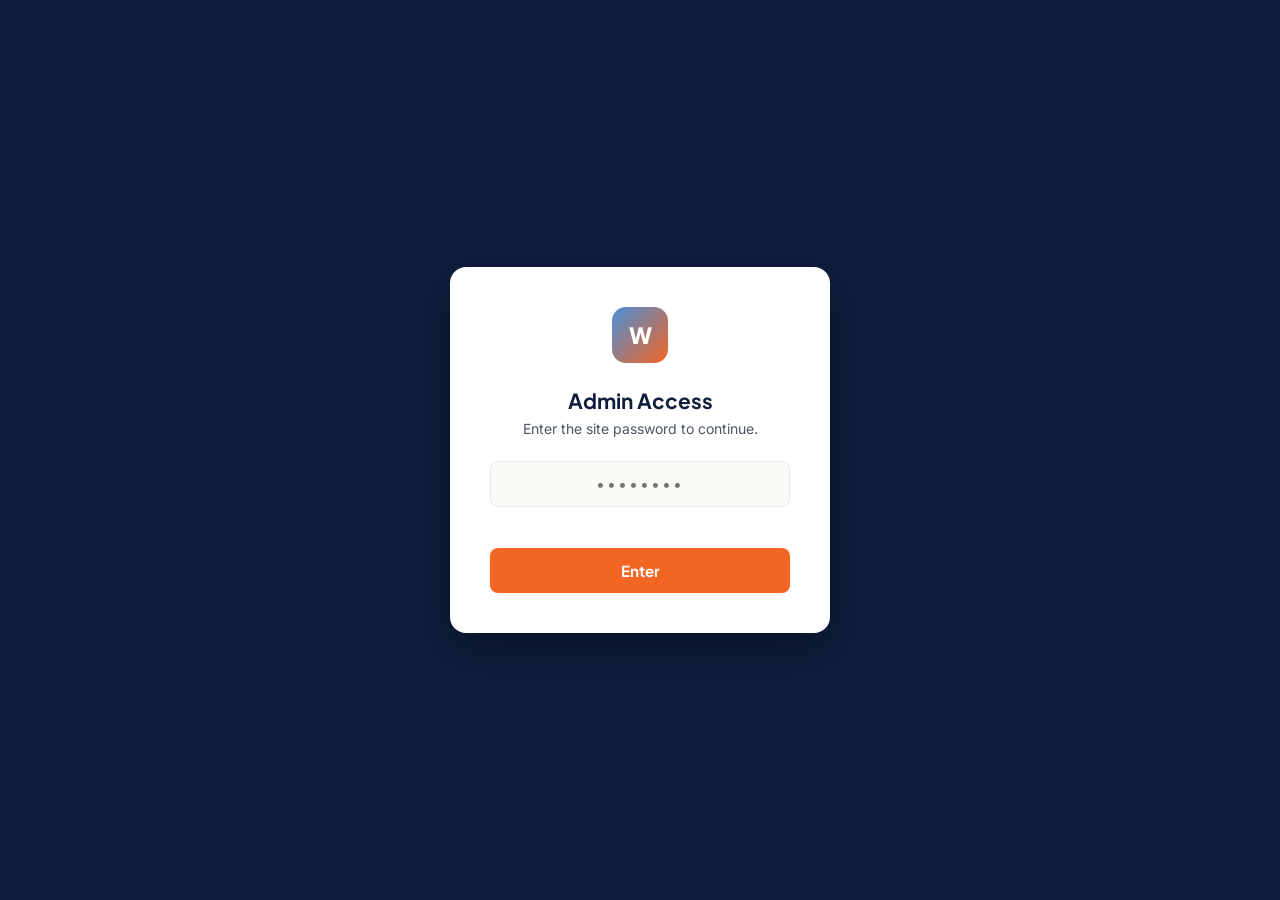
<file: admin.html>
<!DOCTYPE html>
<html lang="en">
<head>
  <meta charset="UTF-8" />
  <meta name="viewport" content="width=device-width, initial-scale=1.0" />
  <link rel="icon" type="image/svg+xml" href="assets/images/wakara_favicon.svg?v=2" />
  <link rel="icon" type="image/png" sizes="32x32" href="assets/images/wakara_favicon_32px.png?v=2" />
  <link rel="icon" type="image/png" sizes="16x16" href="assets/images/wakara_favicon_16px.png?v=2" />
  <link rel="icon" type="image/png" sizes="192x192" href="assets/images/wakara_favicon_192px.png?v=2" />
  <link rel="shortcut icon" href="favicon.ico?v=2" />
  <link rel="apple-touch-icon" sizes="180x180" href="apple-touch-icon.png?v=2" />
  <link rel="manifest" href="site.webmanifest" />
  <meta name="theme-color" content="#0f1e3d" />
  <meta name="robots" content="noindex, nofollow" />
  <title>Admin — Wakara Technologies</title>
  <link rel="preconnect" href="https://fonts.googleapis.com" />
  <link rel="preconnect" href="https://fonts.gstatic.com" crossorigin />
  <link href="https://fonts.googleapis.com/css2?family=Plus+Jakarta+Sans:wght@400;500;600;700;800&family=Inter:wght@300;400;500;600&display=swap" rel="stylesheet" />
  <style>
    *,*::before,*::after{box-sizing:border-box;margin:0;padding:0}
    :root{
      --navy:#0f1e3d;--sky:#4a90d9;--orange:#f26522;--yellow:#fcd116;
      --cream:#fafaf7;--white:#fff;--gray-100:#f3f4f6;--gray-200:#e5e7eb;
      --gray-400:#9ca3af;--gray-600:#4b5563;--gray-800:#1f2937;--green:#10b981;
      --red:#ef4444;
    }
    body{font-family:'Inter',system-ui,sans-serif;background:var(--cream);color:var(--gray-800);min-height:100vh}
    h1,h2,h3,h4{font-family:'Plus Jakarta Sans',system-ui,sans-serif;font-weight:700;color:var(--navy)}
    a{color:var(--sky);text-decoration:none}
    p{margin-bottom:.75rem}

    /* ---- Password gate ---- */
    #password-gate{display:flex;align-items:center;justify-content:center;min-height:100vh;padding:2rem;background:var(--navy)}
    .gate-box{background:var(--white);border-radius:16px;padding:2.5rem;box-shadow:0 16px 48px rgba(0,0,0,.35);max-width:380px;width:100%;text-align:center}
    .gate-mark{width:56px;height:56px;background:linear-gradient(135deg,#4a90d9,#f26522);border-radius:14px;display:flex;align-items:center;justify-content:center;font-family:'Plus Jakarta Sans',system-ui,sans-serif;font-weight:800;font-size:1.4rem;color:#fff;margin:0 auto 1.5rem}
    .gate-box h2{margin-bottom:.35rem;font-size:1.3rem}
    .gate-box p{color:var(--gray-600);font-size:.875rem;margin-bottom:1.5rem}
    #gate-input{width:100%;padding:.75rem 1rem;border:1px solid var(--gray-200);border-radius:8px;font-size:1rem;text-align:center;letter-spacing:.12em;outline:none;transition:border-color .2s,box-shadow .2s;background:var(--cream);font-family:'Inter',system-ui,sans-serif}
    #gate-input:focus{border-color:var(--sky);box-shadow:0 0 0 3px rgba(74,144,217,.12);background:var(--white)}
    #gate-err{color:var(--red);font-size:.82rem;margin-top:.6rem;min-height:1rem}
    #gate-btn{width:100%;margin-top:1rem;padding:.8rem;background:var(--orange);color:#fff;border:none;border-radius:8px;font-family:'Plus Jakarta Sans',system-ui,sans-serif;font-weight:700;font-size:.95rem;cursor:pointer;transition:background .2s}
    #gate-btn:hover{background:#d9581a}

    /* ---- Login ---- */
    #login-screen{display:flex;align-items:center;justify-content:center;min-height:100vh;padding:2rem}
    .login-box{background:var(--white);border-radius:16px;padding:2.5rem;border:1px solid var(--gray-200);box-shadow:0 8px 32px rgba(0,0,0,.1);max-width:440px;width:100%}
    .login-logo{display:flex;align-items:center;gap:.75rem;margin-bottom:2rem}
    .login-logo-mark{width:44px;height:44px;background:linear-gradient(135deg,#4a90d9,#f26522);border-radius:10px;display:flex;align-items:center;justify-content:center;font-family:'Plus Jakarta Sans',system-ui,sans-serif;font-weight:800;font-size:1.2rem;color:#fff}
    .login-logo-text .main{font-family:'Plus Jakarta Sans',system-ui,sans-serif;font-weight:800;font-size:1.05rem;color:var(--navy)}
    .login-logo-text .sub{font-size:.7rem;font-weight:600;color:var(--gray-400);letter-spacing:.1em;text-transform:uppercase}
    .login-box h2{margin-bottom:.4rem}
    .login-box p{color:var(--gray-600);font-size:.9rem;margin-bottom:1.75rem}
    .field{margin-bottom:1.25rem}
    .field label{display:block;font-family:'Plus Jakarta Sans',system-ui,sans-serif;font-size:.78rem;font-weight:600;letter-spacing:.06em;text-transform:uppercase;color:var(--gray-600);margin-bottom:.4rem}
    .field input,.field textarea,.field select{width:100%;padding:.7rem 1rem;border:1px solid var(--gray-200);border-radius:8px;font-family:'Inter',system-ui,sans-serif;font-size:16px;color:var(--gray-800);background:var(--cream);outline:none;transition:border-color .2s,box-shadow .2s}
    .field input:focus,.field textarea:focus,.field select:focus{border-color:var(--sky);background:var(--white);box-shadow:0 0 0 3px rgba(74,144,217,.12)}
    .field textarea{min-height:90px;resize:vertical}
    .field small{display:block;margin-top:.35rem;font-size:.78rem;color:var(--gray-400)}
    .btn{display:inline-flex;align-items:center;gap:.5rem;padding:.65rem 1.4rem;border-radius:8px;font-family:'Plus Jakarta Sans',system-ui,sans-serif;font-size:.9rem;font-weight:600;cursor:pointer;border:2px solid transparent;transition:all .2s;white-space:nowrap}
    .btn-primary{background:var(--orange);color:#fff;border-color:var(--orange)}
    .btn-primary:hover{background:#d9581a}
    .btn-ghost{background:transparent;color:var(--gray-600);border-color:var(--gray-200)}
    .btn-ghost:hover{background:var(--gray-100);color:var(--navy)}
    .btn-danger{background:#fee2e2;color:var(--red);border-color:#fca5a5}
    .btn-danger:hover{background:#fca5a5}
    .btn-sm{padding:.4rem .85rem;font-size:.8rem}
    .btn-full{width:100%;justify-content:center}
    .err{color:var(--red);font-size:.85rem;margin-top:.5rem}

    /* ---- App shell ---- */
    #app{display:none;min-height:100vh;flex-direction:column}
    .topbar{background:var(--navy);padding:0 1.5rem;height:60px;display:flex;align-items:center;justify-content:space-between;position:sticky;top:0;z-index:100}
    .topbar-logo{display:flex;align-items:center;gap:.6rem}
    .topbar-mark{width:32px;height:32px;background:linear-gradient(135deg,#4a90d9,#f26522);border-radius:7px;display:flex;align-items:center;justify-content:center;font-family:'Plus Jakarta Sans',system-ui,sans-serif;font-weight:800;font-size:.9rem;color:#fff}
    .topbar-name{font-family:'Plus Jakarta Sans',system-ui,sans-serif;font-weight:700;font-size:.95rem;color:#fff}
    .topbar-badge{font-size:.7rem;font-weight:600;background:rgba(242,101,34,.2);color:#f9a070;border:1px solid rgba(242,101,34,.3);padding:.2rem .55rem;border-radius:999px;letter-spacing:.06em;text-transform:uppercase}
    .topbar-actions{display:flex;align-items:center;gap:.75rem}
    .topbar-user{font-size:.82rem;color:rgba(255,255,255,.5)}
    .btn-signout{font-size:.8rem;padding:.35rem .8rem;background:rgba(255,255,255,.07);color:rgba(255,255,255,.7);border:1px solid rgba(255,255,255,.12);border-radius:6px;cursor:pointer;font-family:'Plus Jakarta Sans',system-ui,sans-serif;transition:all .2s}
    .btn-signout:hover{background:rgba(255,255,255,.12);color:#fff}

    .layout{display:flex;flex:1}
    .sidebar{width:220px;background:var(--white);border-right:1px solid var(--gray-200);padding:1.5rem 0;flex-shrink:0}
    .sidebar-section{padding:0 1rem .5rem;font-family:'Plus Jakarta Sans',system-ui,sans-serif;font-size:.68rem;font-weight:700;letter-spacing:.12em;text-transform:uppercase;color:var(--gray-400)}
    .sidebar a{display:flex;align-items:center;gap:.6rem;padding:.6rem 1rem;font-family:'Plus Jakarta Sans',system-ui,sans-serif;font-size:.875rem;font-weight:500;color:var(--gray-600);border-left:3px solid transparent;transition:all .2s;text-decoration:none;cursor:pointer}
    .sidebar a:hover{color:var(--navy);background:var(--gray-100)}
    .sidebar a.active{color:var(--navy);font-weight:600;border-left-color:var(--orange);background:rgba(242,101,34,.04)}
    .content{flex:1;padding:2rem;max-width:900px}
    .content h2{margin-bottom:.4rem}
    .content-desc{color:var(--gray-600);font-size:.9rem;margin-bottom:2rem}

    /* ---- Toast ---- */
    #toast{position:fixed;bottom:1.5rem;right:1.5rem;background:var(--navy);color:#fff;padding:.75rem 1.25rem;border-radius:10px;font-family:'Plus Jakarta Sans',system-ui,sans-serif;font-size:.875rem;font-weight:600;box-shadow:0 8px 24px rgba(0,0,0,.25);opacity:0;transform:translateY(8px);transition:opacity .3s,transform .3s;z-index:9999;pointer-events:none}
    #toast.show{opacity:1;transform:translateY(0)}
    #toast.toast-ok{border-left:4px solid var(--green)}
    #toast.toast-err{border-left:4px solid var(--red)}

    /* ---- Cards / items ---- */
    .item-card{background:var(--white);border:1px solid var(--gray-200);border-radius:12px;padding:1.25rem 1.5rem;margin-bottom:1rem;display:flex;align-items:flex-start;justify-content:space-between;gap:1rem}
    .item-card-body{flex:1;min-width:0}
    .item-card-body h4{font-size:.95rem;color:var(--navy);margin-bottom:.2rem;white-space:nowrap;overflow:hidden;text-overflow:ellipsis}
    .item-card-body p{font-size:.82rem;color:var(--gray-600);margin:0;white-space:nowrap;overflow:hidden;text-overflow:ellipsis}
    .item-card-body .meta{font-size:.75rem;color:var(--gray-400);margin-top:.25rem}
    .item-actions{display:flex;gap:.5rem;flex-shrink:0}
    .badge{display:inline-block;font-size:.68rem;font-weight:700;letter-spacing:.06em;text-transform:uppercase;padding:.2rem .55rem;border-radius:999px}
    .badge-live{background:rgba(16,185,129,.12);color:#059669;border:1px solid rgba(16,185,129,.25)}
    .badge-progress{background:rgba(252,209,22,.15);color:#92600a;border:1px solid rgba(252,209,22,.35)}
    .badge-concept{background:rgba(156,163,175,.12);color:#4b5563;border:1px solid rgba(156,163,175,.25)}

    /* ---- Add/Edit form panel ---- */
    .form-panel{background:var(--white);border:1px solid var(--gray-200);border-radius:12px;padding:1.75rem;margin-bottom:2rem}
    .form-panel h3{margin-bottom:1.25rem;font-size:1rem}
    .form-row{display:grid;grid-template-columns:1fr 1fr;gap:1rem}
    .form-actions{display:flex;gap:.75rem;margin-top:1.25rem;padding-top:1.25rem;border-top:1px solid var(--gray-200)}
    .saving-indicator{font-size:.82rem;color:var(--gray-400);display:flex;align-items:center;gap:.4rem}

    @media(max-width:768px){
      .layout{flex-direction:column}
      .sidebar{width:100%;border-right:none;border-bottom:1px solid var(--gray-200);padding:.75rem 0;display:flex;overflow-x:auto}
      .sidebar a{white-space:nowrap;border-left:none;border-bottom:3px solid transparent}
      .sidebar a.active{border-left:none;border-bottom-color:var(--orange)}
      .sidebar-section{display:none}
      .form-row{grid-template-columns:1fr}
    }
  </style>
  <!-- Google tag (gtag.js) -->
  <script async src="https://www.googletagmanager.com/gtag/js?id=G-FQJL37L7R7"></script>
  <script>
    window.dataLayer = window.dataLayer || [];
    function gtag(){dataLayer.push(arguments);}
    gtag('js', new Date());
    gtag('config', 'G-FQJL37L7R7');
  </script>
</head>
<body>

<!-- ===================== PASSWORD GATE ===================== -->
<div id="password-gate">
  <div class="gate-box">
    <div class="gate-mark">W</div>
    <h2>Admin Access</h2>
    <p>Enter the site password to continue.</p>
    <input type="password" id="gate-input" placeholder="••••••••" autocomplete="current-password" />
    <div id="gate-err"></div>
    <button id="gate-btn" onclick="checkPassword()">Enter</button>
  </div>
</div>

<!-- ===================== LOGIN ===================== -->
<div id="login-screen" style="display:none;">
  <div class="login-box">
    <div class="login-logo">
      <div class="login-logo-mark">W</div>
      <div class="login-logo-text">
        <div class="main">Wakara Technologies</div>
        <div class="sub">Admin Panel</div>
      </div>
    </div>
    <h2>Sign in</h2>
    <p>Enter your GitHub Personal Access Token to manage site content. The token needs <strong>repo</strong> scope on the <code>anny320/Wakaratech</code> repository.</p>
    <div class="field">
      <label>GitHub Personal Access Token</label>
      <input type="password" id="token-input" placeholder="ghp_…" autocomplete="off" />
      <small>Your token is stored only in your browser session and never sent anywhere except GitHub's API.</small>
    </div>
    <div id="login-err" class="err" style="display:none"></div>
    <button class="btn btn-primary btn-full" id="login-btn" onclick="doLogin()">Sign In &rarr;</button>
    <p style="margin-top:1.25rem;font-size:.8rem;color:var(--gray-400);">
      <a href="https://github.com/settings/tokens/new?scopes=repo&description=Wakara+Admin" target="_blank" rel="noopener">Create a token on GitHub &rarr;</a>
    </p>
  </div>
</div>

<!-- ===================== APP ===================== -->
<div id="app">
  <div class="topbar">
    <div class="topbar-logo">
      <div class="topbar-mark">W</div>
      <span class="topbar-name">Wakara Admin</span>
      <span class="topbar-badge">Content Manager</span>
    </div>
    <div class="topbar-actions">
      <span class="topbar-user" id="topbar-user"></span>
      <button class="btn-signout" onclick="signOut()">Sign out</button>
    </div>
  </div>

  <div class="layout">
    <nav class="sidebar">
      <div class="sidebar-section">Content</div>
      <a onclick="showTab('prototypes')" id="tab-prototypes" class="active">🔬 Prototypes</a>
      <a onclick="showTab('insights')" id="tab-insights">✍️ Insights</a>
      <a onclick="showTab('case-studies')" id="tab-case-studies">📊 Case Studies</a>
      <div class="sidebar-section" style="margin-top:1rem;">Site</div>
      <a href="index.html" target="_blank">🌐 View Live Site</a>
    </nav>

    <main class="content" id="main-content">
      <!-- rendered by JS -->
    </main>
  </div>
</div>

<div id="toast"></div>

<script>
const REPO = 'anny320/Wakaratech';
const CONTENT_FILE = 'content.json';
let TOKEN = '';
let contentData = {};
let contentSHA = '';
let activeTab = 'prototypes';
let editingIndex = -1;

// ---- Auth ----
async function doLogin() {
  const t = document.getElementById('token-input').value.trim();
  if (!t) return showLoginErr('Please enter your token.');
  document.getElementById('login-btn').textContent = 'Verifying…';
  try {
    const r = await ghFetch(`https://api.github.com/repos/${REPO}`, t);
    if (!r.ok) throw new Error('Token invalid or no access to repository.');
    TOKEN = t;
    sessionStorage.setItem('wk_token', TOKEN);
    const user = await (await ghFetch('https://api.github.com/user', TOKEN)).json();
    document.getElementById('topbar-user').textContent = user.login || '';
    await loadContent();
    document.getElementById('login-screen').style.display = 'none';
    document.getElementById('app').style.display = 'flex';
    showTab('prototypes');
  } catch(e) {
    showLoginErr(e.message);
    document.getElementById('login-btn').textContent = 'Sign In →';
  }
}

function showLoginErr(msg) {
  const el = document.getElementById('login-err');
  el.textContent = msg;
  el.style.display = 'block';
  document.getElementById('login-btn').textContent = 'Sign In →';
}

function signOut() {
  TOKEN = '';
  sessionStorage.removeItem('wk_token');
  location.reload();
}

// ---- GitHub API ----
function ghFetch(url, token, opts={}) {
  return fetch(url, {
    ...opts,
    headers: {
      'Authorization': 'token ' + (token || TOKEN),
      'Accept': 'application/vnd.github.v3+json',
      'Content-Type': 'application/json',
      ...(opts.headers || {})
    }
  });
}

async function loadContent() {
  const r = await ghFetch(`https://api.github.com/repos/${REPO}/contents/${CONTENT_FILE}`);
  const json = await r.json();
  contentSHA = json.sha;
  contentData = JSON.parse(atob(json.content.replace(/\n/g,'')));
}

async function saveContent() {
  const body = JSON.stringify({
    message: 'Update site content via admin panel',
    content: btoa(unescape(encodeURIComponent(JSON.stringify(contentData, null, 2)))),
    sha: contentSHA
  });
  const r = await ghFetch(`https://api.github.com/repos/${REPO}/contents/${CONTENT_FILE}`, TOKEN, {
    method: 'PUT',
    body
  });
  if (!r.ok) {
    const err = await r.json();
    throw new Error(err.message || 'Save failed');
  }
  const json = await r.json();
  contentSHA = json.content.sha;
}

// ---- Toast ----
function toast(msg, ok=true) {
  const el = document.getElementById('toast');
  el.textContent = msg;
  el.className = 'show ' + (ok ? 'toast-ok' : 'toast-err');
  clearTimeout(el._t);
  el._t = setTimeout(() => el.className = '', 3500);
}

// ---- Tabs ----
function showTab(tab) {
  activeTab = tab;
  editingIndex = -1;
  ['prototypes','insights','case-studies'].forEach(t => {
    document.getElementById('tab-' + t).classList.toggle('active', t === tab);
  });
  if (tab === 'prototypes') renderPrototypes();
  if (tab === 'insights') renderInsights();
  if (tab === 'case-studies') renderCaseStudies();
}

// ==============================
// PROTOTYPES
// ==============================
function renderPrototypes() {
  const items = contentData.prototypes || [];
  const mc = document.getElementById('main-content');
  mc.innerHTML = `
    <h2>Prototypes</h2>
    <p class="content-desc">Manage the live prototype cards shown on the Prototypes page.</p>
    <div id="proto-form-container"></div>
    <div style="display:flex;justify-content:space-between;align-items:center;margin-bottom:1rem;">
      <span style="font-size:.875rem;color:var(--gray-600);">${items.length} prototype${items.length!==1?'s':''}</span>
      <button class="btn btn-primary btn-sm" onclick="openProtoForm(-1)">+ Add Prototype</button>
    </div>
    <div id="proto-list">
      ${items.map((p,i) => `
      <div class="item-card">
        <div class="item-card-body">
          <h4>${p.name} <span class="badge badge-${p.status||'concept'}" style="margin-left:.4rem;">${badgeLabel(p.status)}</span></h4>
          <p>${p.description}</p>
          <div class="meta">${(p.tags||[]).join(' · ')}${p.url ? ' · <a href="'+p.url+'" target="_blank">'+p.url+'</a>' : ''}</div>
        </div>
        <div class="item-actions">
          <button class="btn btn-ghost btn-sm" onclick="openProtoForm(${i})">Edit</button>
          <button class="btn btn-danger btn-sm" onclick="deleteItem('prototypes',${i})">Delete</button>
        </div>
      </div>`).join('')}
    </div>`;
}

function openProtoForm(i) {
  editingIndex = i;
  const p = i >= 0 ? contentData.prototypes[i] : { name:'', status:'live', description:'', tags:[], url:'' };
  document.getElementById('proto-form-container').innerHTML = `
    <div class="form-panel">
      <h3>${i >= 0 ? 'Edit' : 'Add'} Prototype</h3>
      <div class="form-row">
        <div class="field"><label>Name</label><input id="pf-name" value="${esc(p.name)}" placeholder="Project name" /></div>
        <div class="field"><label>Status</label>
          <select id="pf-status">
            <option value="live" ${p.status==='live'?'selected':''}>Live</option>
            <option value="progress" ${p.status==='progress'?'selected':''}>In Progress</option>
            <option value="concept" ${p.status==='concept'?'selected':''}>Concept</option>
          </select>
        </div>
      </div>
      <div class="field"><label>Description</label><textarea id="pf-desc" placeholder="Short description…">${esc(p.description)}</textarea></div>
      <div class="form-row">
        <div class="field"><label>Live URL</label><input id="pf-url" value="${esc(p.url||'')}" placeholder="https://…" /></div>
        <div class="field"><label>Tags</label><input id="pf-tags" value="${esc((p.tags||[]).join(', '))}" placeholder="AI, EdTech, Mobile" /><small>Comma-separated</small></div>
      </div>
      <div class="form-actions">
        <button class="btn btn-primary" onclick="saveProto()">Save</button>
        <button class="btn btn-ghost" onclick="cancelForm('proto-form-container')">Cancel</button>
      </div>
    </div>`;
  document.getElementById('proto-form-container').scrollIntoView({behavior:'smooth'});
}

async function saveProto() {
  const p = {
    id: editingIndex >= 0 ? contentData.prototypes[editingIndex].id : slug(document.getElementById('pf-name').value),
    name: document.getElementById('pf-name').value.trim(),
    status: document.getElementById('pf-status').value,
    description: document.getElementById('pf-desc').value.trim(),
    url: document.getElementById('pf-url').value.trim(),
    tags: document.getElementById('pf-tags').value.split(',').map(t=>t.trim()).filter(Boolean)
  };
  if (!p.name) return toast('Name is required', false);
  if (editingIndex >= 0) contentData.prototypes[editingIndex] = p;
  else contentData.prototypes.push(p);
  await trySave();
  renderPrototypes();
}

// ==============================
// INSIGHTS
// ==============================
function renderInsights() {
  const items = contentData.insights || [];
  const mc = document.getElementById('main-content');
  mc.innerHTML = `
    <h2>Insights &amp; Articles</h2>
    <p class="content-desc">Manage articles shown on the Insights page. Paste your LinkedIn article URL to link readers directly to your post.</p>
    <div id="insight-form-container"></div>
    <div style="display:flex;justify-content:space-between;align-items:center;margin-bottom:1rem;">
      <span style="font-size:.875rem;color:var(--gray-600);">${items.length} article${items.length!==1?'s':''}</span>
      <button class="btn btn-primary btn-sm" onclick="openInsightForm(-1)">+ Add Article</button>
    </div>
    <div id="insight-list">
      ${items.map((a,i) => `
      <div class="item-card">
        <div class="item-card-body">
          <h4>${a.emoji||'📝'} ${a.title}</h4>
          <p>${a.excerpt}</p>
          <div class="meta">${a.category} · ${a.date||''}${a.linkedin_url ? ' · <a href="'+a.linkedin_url+'" target="_blank">LinkedIn</a>' : ' · no link yet'}</div>
        </div>
        <div class="item-actions">
          <button class="btn btn-ghost btn-sm" onclick="openInsightForm(${i})">Edit</button>
          <button class="btn btn-danger btn-sm" onclick="deleteItem('insights',${i})">Delete</button>
        </div>
      </div>`).join('')}
    </div>`;
}

function openInsightForm(i) {
  editingIndex = i;
  const a = i >= 0 ? contentData.insights[i] : { id:'', category:'', emoji:'📝', title:'', excerpt:'', date:'', linkedin_url:'' };
  document.getElementById('insight-form-container').innerHTML = `
    <div class="form-panel">
      <h3>${i >= 0 ? 'Edit' : 'Add'} Article</h3>
      <div class="form-row">
        <div class="field"><label>Title</label><input id="af-title" value="${esc(a.title)}" placeholder="Article title…" /></div>
        <div class="field"><label>Category</label><input id="af-cat" value="${esc(a.category)}" placeholder="e.g. Strategy, AI in Learning" /></div>
      </div>
      <div class="form-row">
        <div class="field"><label>Emoji icon</label><input id="af-emoji" value="${esc(a.emoji||'📝')}" placeholder="📝" style="font-size:1.4rem;" /></div>
        <div class="field"><label>Date</label><input type="date" id="af-date" value="${esc(a.date||'')}" /></div>
      </div>
      <div class="field"><label>Excerpt</label><textarea id="af-excerpt" placeholder="Short description shown on the card…">${esc(a.excerpt)}</textarea></div>
      <div class="field"><label>LinkedIn Article URL</label><input id="af-url" value="${esc(a.linkedin_url||'')}" placeholder="https://www.linkedin.com/pulse/…" /><small>Leave blank to show "Coming soon" on the card.</small></div>
      <div class="form-actions">
        <button class="btn btn-primary" onclick="saveInsight()">Save</button>
        <button class="btn btn-ghost" onclick="cancelForm('insight-form-container')">Cancel</button>
      </div>
    </div>`;
  document.getElementById('insight-form-container').scrollIntoView({behavior:'smooth'});
}

async function saveInsight() {
  const a = {
    id: editingIndex >= 0 ? contentData.insights[editingIndex].id : slug(document.getElementById('af-title').value),
    category: document.getElementById('af-cat').value.trim(),
    emoji: document.getElementById('af-emoji').value.trim() || '📝',
    title: document.getElementById('af-title').value.trim(),
    excerpt: document.getElementById('af-excerpt').value.trim(),
    date: document.getElementById('af-date').value,
    linkedin_url: document.getElementById('af-url').value.trim()
  };
  if (!a.title) return toast('Title is required', false);
  if (editingIndex >= 0) contentData.insights[editingIndex] = a;
  else contentData.insights.push(a);
  await trySave();
  renderInsights();
}

// ==============================
// CASE STUDIES
// ==============================
function renderCaseStudies() {
  const items = contentData.case_studies || [];
  const mc = document.getElementById('main-content');
  mc.innerHTML = `
    <h2>Case Studies</h2>
    <p class="content-desc">Add real client case studies. They'll appear on the Case Studies page and the homepage preview grid.</p>
    <div id="cs-form-container"></div>
    <div style="display:flex;justify-content:space-between;align-items:center;margin-bottom:1rem;">
      <span style="font-size:.875rem;color:var(--gray-600);">${items.length} case stud${items.length!==1?'ies':'y'}</span>
      <button class="btn btn-primary btn-sm" onclick="openCsForm(-1)">+ Add Case Study</button>
    </div>
    <div id="cs-list">
      ${items.length ? items.map((c,i) => `
      <div class="item-card">
        <div class="item-card-body">
          <h4>${c.title}</h4>
          <p>${c.description}</p>
          <div class="meta">${c.tag||''}${c.stat ? ' · <strong style="color:var(--orange)">'+c.stat+'</strong> '+c.stat_label : ''}</div>
        </div>
        <div class="item-actions">
          <button class="btn btn-ghost btn-sm" onclick="openCsForm(${i})">Edit</button>
          <button class="btn btn-danger btn-sm" onclick="deleteItem('case_studies',${i})">Delete</button>
        </div>
      </div>`).join('') : `<div style="text-align:center;padding:3rem;background:var(--white);border-radius:12px;border:1px dashed var(--gray-200);"><p style="color:var(--gray-400);">No case studies yet. Click <strong>+ Add Case Study</strong> to add your first one.</p></div>`}
    </div>`;
}

function openCsForm(i) {
  editingIndex = i;
  const c = i >= 0 ? contentData.case_studies[i] : { tag:'', title:'', description:'', stat:'', stat_label:'' };
  document.getElementById('cs-form-container').innerHTML = `
    <div class="form-panel">
      <h3>${i >= 0 ? 'Edit' : 'Add'} Case Study</h3>
      <div class="form-row">
        <div class="field"><label>Client / Project Name</label><input id="cf-title" value="${esc(c.title)}" placeholder="e.g. Eneza Education" /></div>
        <div class="field"><label>Tag / Category</label><input id="cf-tag" value="${esc(c.tag||'')}" placeholder="e.g. EdTech · Scale" /></div>
      </div>
      <div class="field"><label>Description</label><textarea id="cf-desc" placeholder="What did you do, and what was the impact?">${esc(c.description)}</textarea></div>
      <div class="form-row">
        <div class="field"><label>Key Stat (optional)</label><input id="cf-stat" value="${esc(c.stat||'')}" placeholder="e.g. 1.3M" /></div>
        <div class="field"><label>Stat Label</label><input id="cf-stat-label" value="${esc(c.stat_label||'')}" placeholder="e.g. Active Learners" /></div>
      </div>
      <div class="form-actions">
        <button class="btn btn-primary" onclick="saveCs()">Save</button>
        <button class="btn btn-ghost" onclick="cancelForm('cs-form-container')">Cancel</button>
      </div>
    </div>`;
  document.getElementById('cs-form-container').scrollIntoView({behavior:'smooth'});
}

async function saveCs() {
  const c = {
    id: editingIndex >= 0 ? (contentData.case_studies[editingIndex].id || slug(document.getElementById('cf-title').value)) : slug(document.getElementById('cf-title').value),
    title: document.getElementById('cf-title').value.trim(),
    tag: document.getElementById('cf-tag').value.trim(),
    description: document.getElementById('cf-desc').value.trim(),
    stat: document.getElementById('cf-stat').value.trim(),
    stat_label: document.getElementById('cf-stat-label').value.trim()
  };
  if (!c.title) return toast('Title is required', false);
  if (editingIndex >= 0) contentData.case_studies[editingIndex] = c;
  else contentData.case_studies.push(c);
  await trySave();
  renderCaseStudies();
}

// ---- Shared ----
async function deleteItem(section, i) {
  if (!confirm('Delete this item?')) return;
  contentData[section].splice(i, 1);
  await trySave();
  showTab(activeTab);
}

function cancelForm(containerId) {
  document.getElementById(containerId).innerHTML = '';
  editingIndex = -1;
}

async function trySave() {
  try {
    await saveContent();
    toast('Saved and published ✓');
  } catch(e) {
    toast('Error saving: ' + e.message, false);
    throw e;
  }
}

function esc(s) { return String(s||'').replace(/&/g,'&amp;').replace(/</g,'&lt;').replace(/>/g,'&gt;').replace(/"/g,'&quot;'); }
function slug(s) { return (s||'').toLowerCase().replace(/[^a-z0-9]+/g,'-').replace(/^-|-$/g,''); }
function badgeLabel(s) { return {live:'Live',progress:'In Progress',concept:'Concept'}[s]||'Concept'; }

// ---- Password gate ----
const SITE_PASSWORD = 'Wakar4@2026#@!';

function checkPassword() {
  const val = document.getElementById('gate-input').value;
  if (val === SITE_PASSWORD) {
    sessionStorage.setItem('wk_auth', '1');
    document.getElementById('password-gate').style.display = 'none';
    document.getElementById('login-screen').style.display = 'flex';
    document.getElementById('token-input').focus();
  } else {
    const err = document.getElementById('gate-err');
    err.textContent = 'Incorrect password.';
    document.getElementById('gate-input').value = '';
    setTimeout(() => err.textContent = '', 3000);
  }
}

// ---- Boot ----
window.addEventListener('load', () => {
  const authed = sessionStorage.getItem('wk_auth');
  if (authed) {
    document.getElementById('password-gate').style.display = 'none';
    document.getElementById('login-screen').style.display = 'flex';
  }

  document.getElementById('gate-input').addEventListener('keydown', e => { if(e.key==='Enter') checkPassword(); });

  const saved = sessionStorage.getItem('wk_token');
  if (authed && saved) {
    document.getElementById('login-screen').style.display = 'none';
    document.getElementById('token-input').value = saved;
    TOKEN = saved;
    doLogin();
  }
  document.getElementById('token-input').addEventListener('keydown', e => { if(e.key==='Enter') doLogin(); });
});
</script>
</body>
</html>
</file>
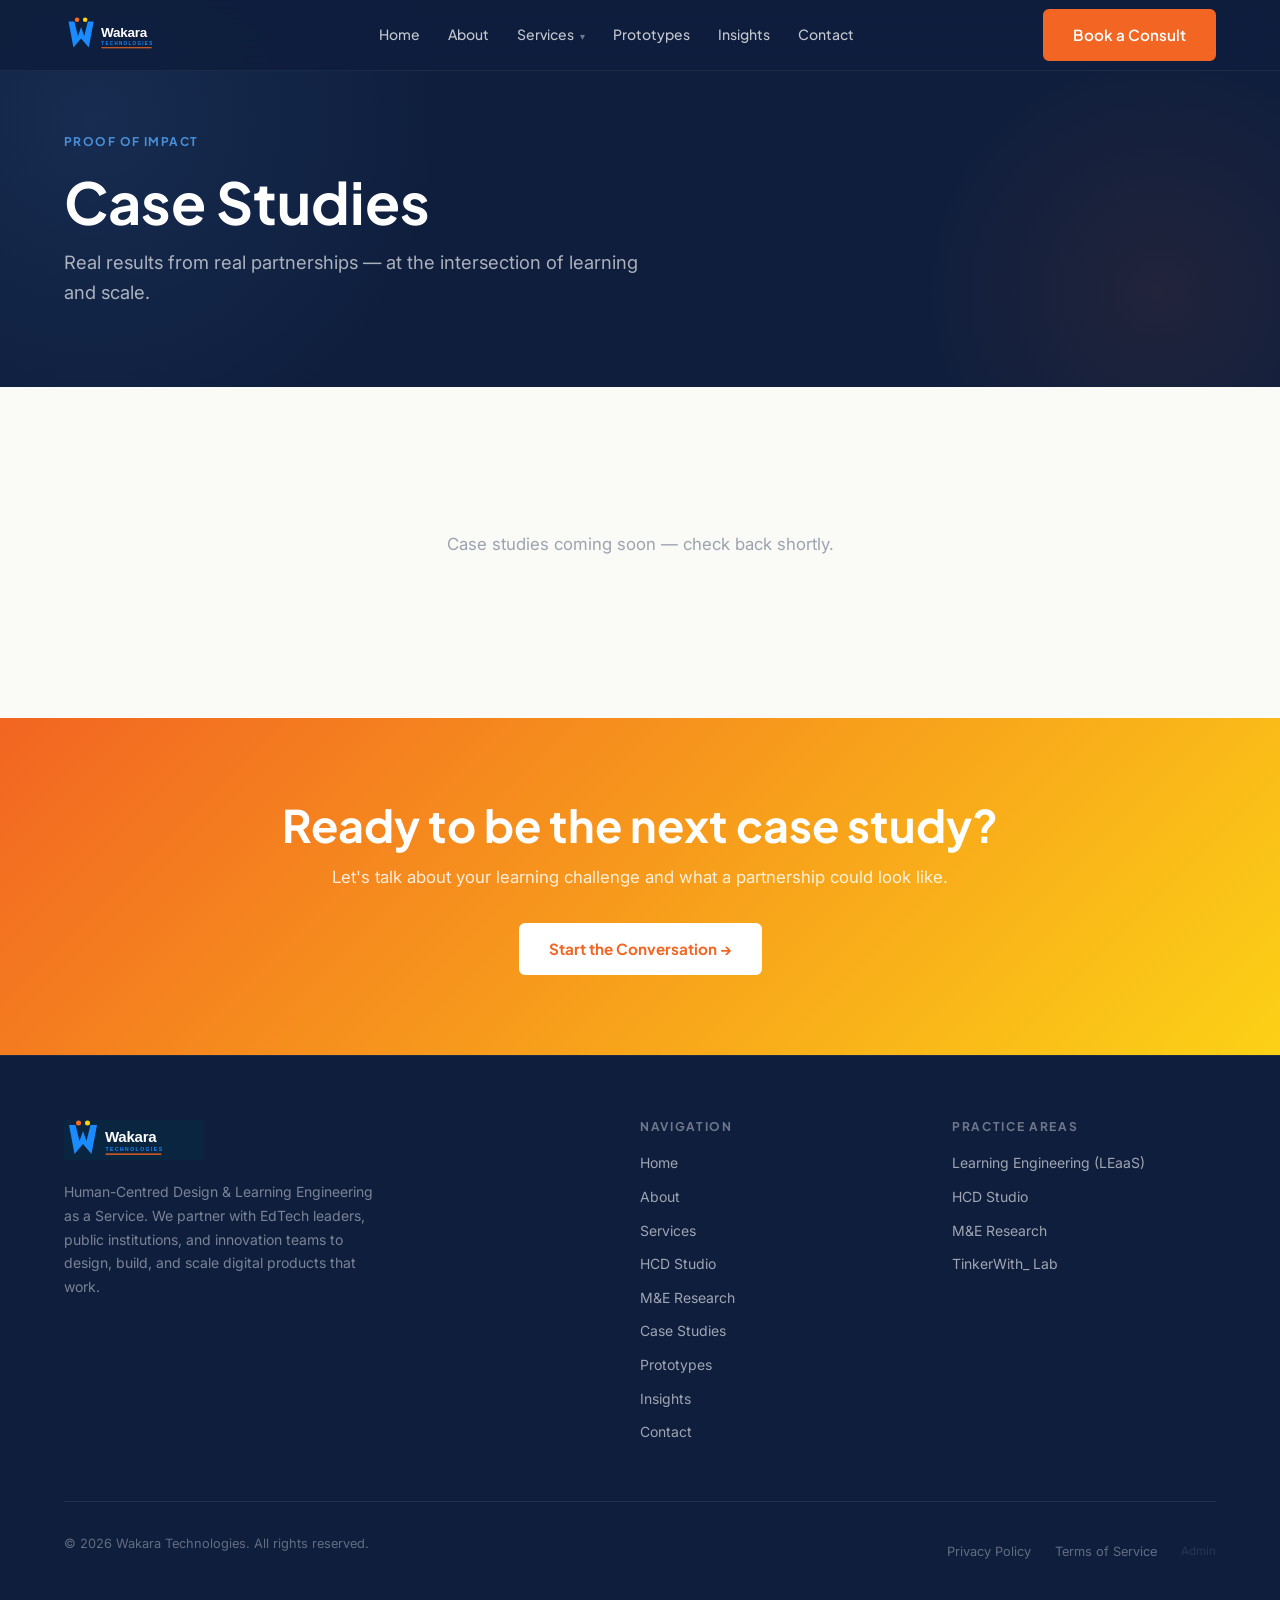
<file: case-studies.html>
<!DOCTYPE html>
<html lang="en">
<head>
  <meta charset="UTF-8" />
  <meta name="viewport" content="width=device-width, initial-scale=1.0" />
  <link rel="icon" type="image/svg+xml" href="assets/images/wakara_favicon.svg?v=2" />
  <link rel="icon" type="image/png" sizes="32x32" href="assets/images/wakara_favicon_32px.png?v=2" />
  <link rel="icon" type="image/png" sizes="16x16" href="assets/images/wakara_favicon_16px.png?v=2" />
  <link rel="icon" type="image/png" sizes="192x192" href="assets/images/wakara_favicon_192px.png?v=2" />
  <link rel="shortcut icon" href="favicon.ico?v=2" />
  <link rel="apple-touch-icon" sizes="180x180" href="apple-touch-icon.png?v=2" />
  <link rel="manifest" href="site.webmanifest" />
  <meta name="theme-color" content="#0f1e3d" />
  <meta name="description" content="Wakara Technologies Case Studies — Real results from real partnerships across EdTech, pan-African commerce, and digital transformation." />
  <title>Case Studies — Wakara Technologies</title>
  <link rel="canonical" href="https://www.wakaratech.com/case-studies.html" />
  <meta name="robots" content="index, follow, max-image-preview:large" />

  <!-- Open Graph -->
  <meta property="og:type" content="website" />
  <meta property="og:site_name" content="Wakara Technologies" />
  <meta property="og:locale" content="en_KE" />
  <meta property="og:url" content="https://www.wakaratech.com/case-studies.html" />
  <meta property="og:title" content="Case Studies — Wakara Technologies" />
  <meta property="og:description" content="Wakara Technologies Case Studies — Real results from real partnerships across EdTech, pan-African commerce, and digital transformation." />
  <meta property="og:image" content="https://www.wakaratech.com/assets/images/wakara_og_image.png?v=2" />
  <meta property="og:image:secure_url" content="https://www.wakaratech.com/assets/images/wakara_og_image.png?v=2" />
  <meta property="og:image:type" content="image/png" />
  <meta property="og:image:width" content="1200" />
  <meta property="og:image:height" content="630" />
  <meta property="og:image:alt" content="Wakara Technologies — Learning Engineering as a Service" />

  <!-- Twitter / X -->
  <meta name="twitter:card" content="summary_large_image" />
  <meta name="twitter:title" content="Case Studies — Wakara Technologies" />
  <meta name="twitter:description" content="Wakara Technologies Case Studies — Real results from real partnerships across EdTech, pan-African commerce, and digital transformation." />
  <meta name="twitter:image" content="https://www.wakaratech.com/assets/images/wakara_og_image.png?v=2" />
  <meta name="twitter:image:alt" content="Wakara Technologies — Learning Engineering as a Service" />
  <link rel="preconnect" href="https://fonts.googleapis.com" />
  <link rel="preconnect" href="https://fonts.gstatic.com" crossorigin />
  <link href="https://fonts.googleapis.com/css2?family=Plus+Jakarta+Sans:wght@400;500;600;700;800&family=Inter:wght@300;400;500;600&display=swap" rel="stylesheet" />
  <link rel="stylesheet" href="assets/css/theme.css" />
  <style>
    /* Extended case study card style for full-width layout */
    .case-full-card {
      border-radius: 16px;
      overflow: hidden;
      position: relative;
      min-height: 360px;
      display: grid;
      grid-template-columns: 1fr 1.6fr;
      margin-bottom: 2rem;
      transition: transform .25s ease, box-shadow .25s ease;
    }
    .case-full-card:hover {
      transform: translateY(-4px);
      box-shadow: 0 20px 48px rgba(0,0,0,.25);
    }
    .case-full-visual {
      position: relative;
      min-height: 280px;
    }
    .case-full-body {
      padding: 2.5rem 2.5rem;
      display: flex;
      flex-direction: column;
      justify-content: center;
      background: var(--white);
    }
    .case-full-card .case-tag { margin-bottom: 1rem; display: inline-block; background: rgba(74,144,217,.1); color: var(--sky); font-size:.72rem; font-weight:700; letter-spacing:.1em; text-transform:uppercase; padding:.3rem .75rem; border-radius:999px; }
    .case-full-card h2 { color: var(--navy); font-size: 1.8rem; margin-bottom: .75rem; }
    .case-full-card p { color: var(--gray-600); font-size: .95rem; line-height: 1.7; margin-bottom: 1.25rem; }
    .case-big-stat { font-family: var(--font-head); font-size: 2rem; font-weight: 800; color: var(--orange); margin-bottom: .25rem; }
    .case-stat-label { font-size: .8rem; color: var(--gray-400); font-weight: 500; letter-spacing: .06em; text-transform: uppercase; }
    @media (max-width: 768px) {
      .case-full-card { grid-template-columns: 1fr; }
      .case-full-visual { min-height: 200px; }
    }
  </style>
  <!-- Google tag (gtag.js) -->
  <script async src="https://www.googletagmanager.com/gtag/js?id=G-FQJL37L7R7"></script>
  <script>
    window.dataLayer = window.dataLayer || [];
    function gtag(){dataLayer.push(arguments);}
    gtag('js', new Date());
    gtag('config', 'G-FQJL37L7R7');
  </script>
</head>
<body>
  <a href="#main-content" class="skip-link">Skip to main content</a>

  <!-- ===================== NAVBAR ===================== -->
  <nav class="navbar" role="navigation" aria-label="Main navigation">
    <div class="container nav-inner">
      <a href="index.html" class="nav-logo" aria-label="Wakara Technologies home">
        <img src="assets/images/wakara_logo_navbar.svg" alt="Wakara Technologies" class="nav-logo-img" />
      </a>
      <ul class="nav-links" role="list">
        <li><a href="index.html">Home</a></li>
        <li><a href="about.html">About</a></li>
        <li class="has-dropdown">
          <a href="services.html">Services <span class="caret" aria-hidden="true">▾</span></a>
          <div class="nav-dropdown">
            <a href="services.html">Overview</a>
            <a href="hcd.html">HCD Studio</a>
            <a href="research.html">M&amp;E Research</a>
            <a href="case-studies.html" class="active">Case Studies</a>
          </div>
        </li>
        <li><a href="prototypes.html">Prototypes</a></li>
        <li><a href="insights.html">Insights</a></li>
        <li><a href="contact.html">Contact</a></li>
      </ul>
      <div class="nav-cta">
        <a href="https://calendar.app.google/kDBzfZApc8v6rd1K8" target="_blank" rel="noopener" class="btn btn-primary">Book a Consult</a>
      </div>
      <button class="hamburger" id="hamburger" aria-label="Toggle navigation" aria-expanded="false" aria-controls="mobileNav">
        <span></span><span></span><span></span>
      </button>
    </div>
  </nav>

  <div class="mobile-nav" id="mobileNav" aria-label="Mobile navigation">
    <a href="index.html">Home</a>
    <a href="about.html">About</a>
    <a href="services.html">Services</a>
    <a href="hcd.html">HCD Studio</a>
    <a href="research.html">M&amp;E Research</a>
    <a href="case-studies.html" class="active">Case Studies</a>
    <a href="prototypes.html">Prototypes</a>
    <a href="insights.html">Insights</a>
    <a href="contact.html">Contact</a>
    <div class="mobile-cta">
      <a href="https://calendar.app.google/kDBzfZApc8v6rd1K8" target="_blank" rel="noopener" class="btn btn-primary" style="width:100%;justify-content:center;">Book a Consult</a>
    </div>
  </div>

  <!-- ===================== PAGE HERO ===================== -->
  <header class="page-hero" aria-label="Case Studies page hero">
    <div class="container page-hero-content">
      <span class="section-label">Proof of Impact</span>
      <h1>Case Studies</h1>
      <p class="hero-sub">Real results from real partnerships — at the intersection of learning and scale.</p>
    </div>
  </header>

  <!-- ===================== CASE STUDIES ===================== -->
  <section class="section section-cream" id="main-content" aria-label="Case study list">
    <div class="container">
      <div id="case-studies-list"></div>
    </div>
  </section>

  <!-- ===================== CTA ===================== -->
  <section class="cta-banner" aria-label="Call to action">
    <div class="container">
      <h2>Ready to be the next case study?</h2>
      <p>Let's talk about your learning challenge and what a partnership could look like.</p>
      <a href="contact.html" class="btn btn-white">Start the Conversation &rarr;</a>
    </div>
  </section>

  <!-- ===================== FOOTER ===================== -->
  <footer class="footer" role="contentinfo">
    <div class="container">
      <div class="footer-grid">
        <div class="footer-brand">
          <img src="assets/images/wakara_logo_dark_bg.svg" alt="Wakara Technologies" class="footer-logo-img" />
          <p class="footer-tagline">Human-Centred Design &amp; Learning Engineering as a Service. We partner with EdTech leaders, public institutions, and innovation teams to design, build, and scale digital products that work.</p>
        </div>
        <div class="footer-col">
          <h4>Navigation</h4>
          <ul>
            <li><a href="index.html">Home</a></li>
            <li><a href="about.html">About</a></li>
            <li><a href="services.html">Services</a></li>
            <li><a href="hcd.html">HCD Studio</a></li>
            <li><a href="research.html">M&amp;E Research</a></li>
            <li><a href="case-studies.html">Case Studies</a></li>
            <li><a href="prototypes.html">Prototypes</a></li>
            <li><a href="insights.html">Insights</a></li>
            <li><a href="contact.html">Contact</a></li>
          </ul>
        </div>
        <div class="footer-col">
          <h4>Practice Areas</h4>
          <ul>
            <li><a href="services.html">Learning Engineering (LEaaS)</a></li>
            <li><a href="hcd.html">HCD Studio</a></li>
            <li><a href="research.html">M&amp;E Research</a></li>
            <li><a href="prototypes.html">TinkerWith_ Lab</a></li>
          </ul>
        </div>
      </div>
      <div class="footer-bottom">
        <p class="footer-copy">&copy; 2026 Wakara Technologies. All rights reserved.</p>
        <div class="footer-legal">
          <a href="privacy.html">Privacy Policy</a>
          <a href="#">Terms of Service</a>
          <a href="admin.html" style="opacity:.3;font-size:.72rem;">Admin</a>
        </div>
      </div>
    </div>
  </footer>

  <script src="assets/js/theme.js"></script>
  <script>
    fetch('content.json?v=' + Date.now())
      .then(r => r.json())
      .then(data => {
        const el = document.getElementById('case-studies-list');
        if (!data.case_studies || !data.case_studies.length) {
          el.innerHTML = '<div style="text-align:center;padding:4rem 0;"><p style="color:var(--gray-400);font-size:1.05rem;">Case studies coming soon — check back shortly.</p></div>';
          return;
        }
        el.innerHTML = data.case_studies.map(c => `
        <div class="case-full-card">
          <div class="case-full-visual" style="background:linear-gradient(135deg,#1a2d52,#0f1e3d);"></div>
          <div class="case-full-body">
            <span class="case-tag">${c.tag}</span>
            <h2>${c.title}</h2>
            <p>${c.description}</p>
            ${c.stat ? '<div class="case-big-stat">' + c.stat + '</div><div class="case-stat-label">' + (c.stat_label||'') + '</div>' : ''}
          </div>
        </div>`).join('');
      });
  </script>
</body>
</html>
</file>
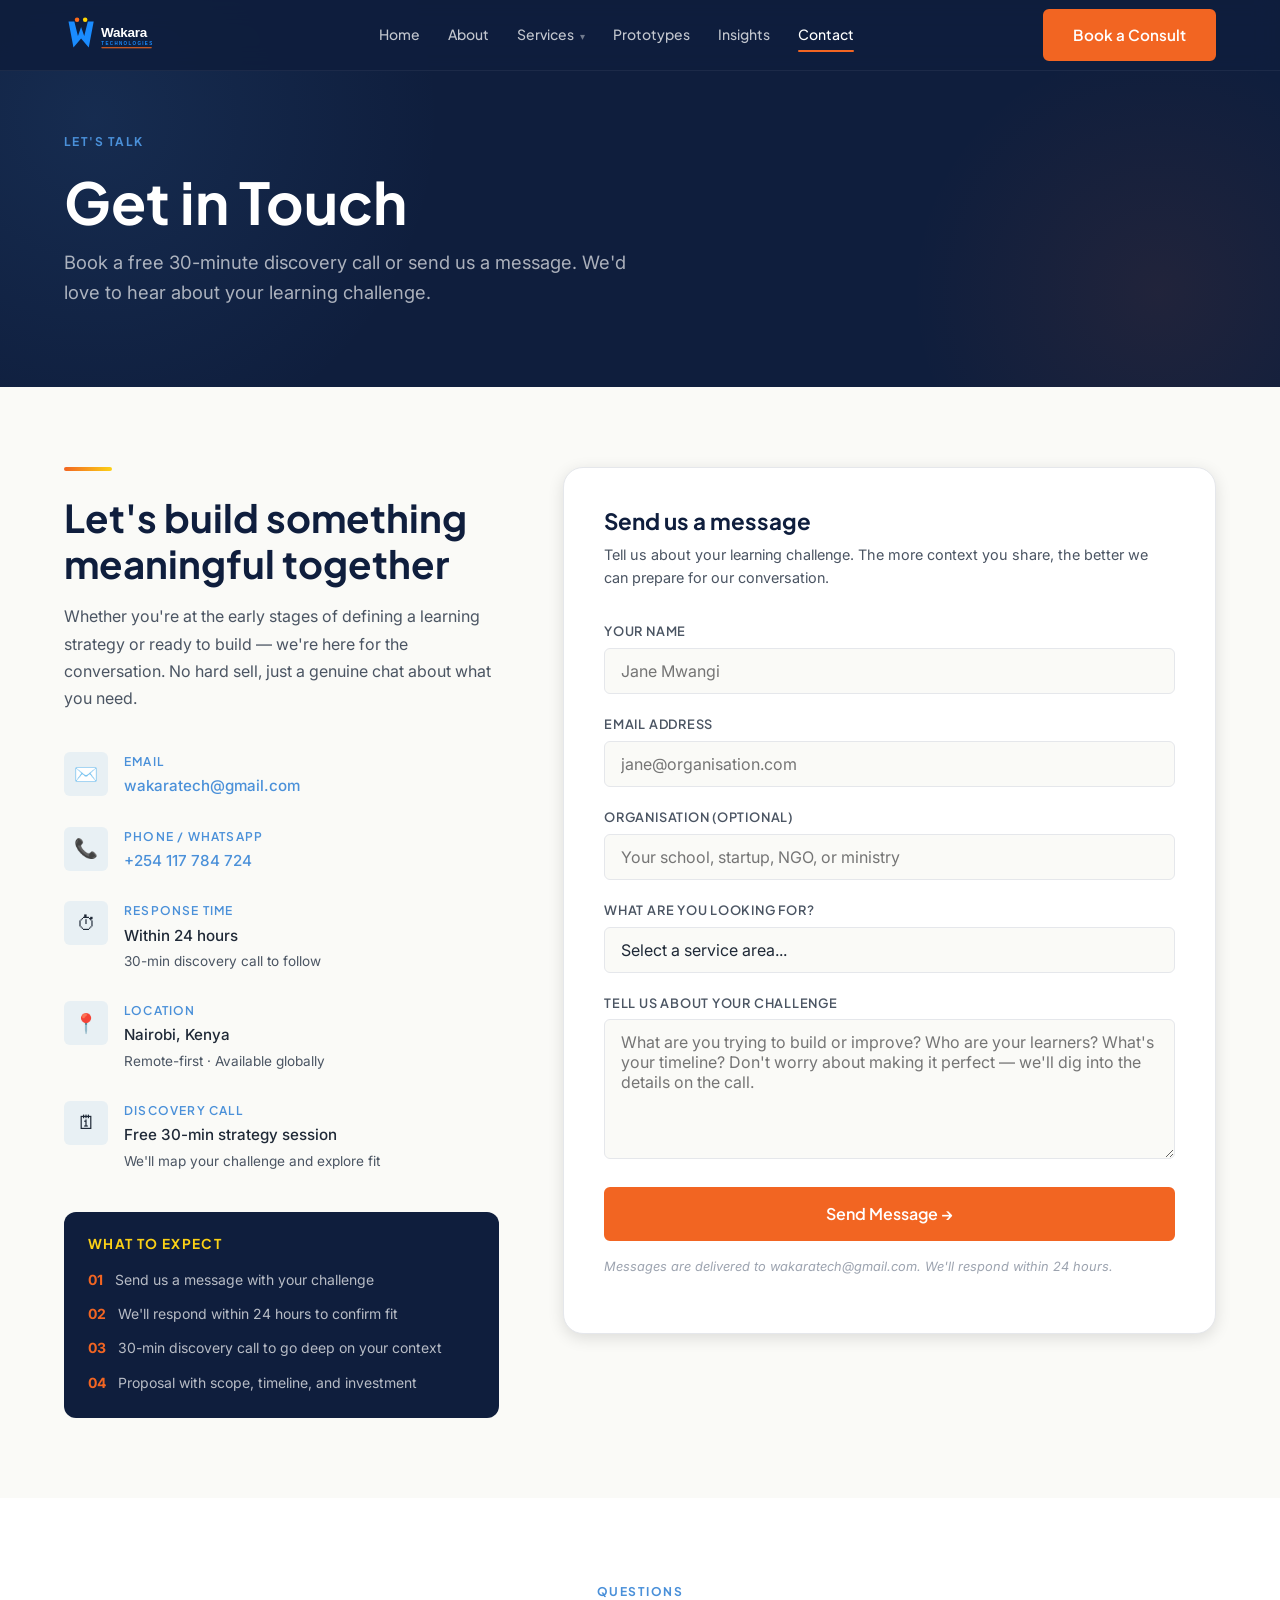
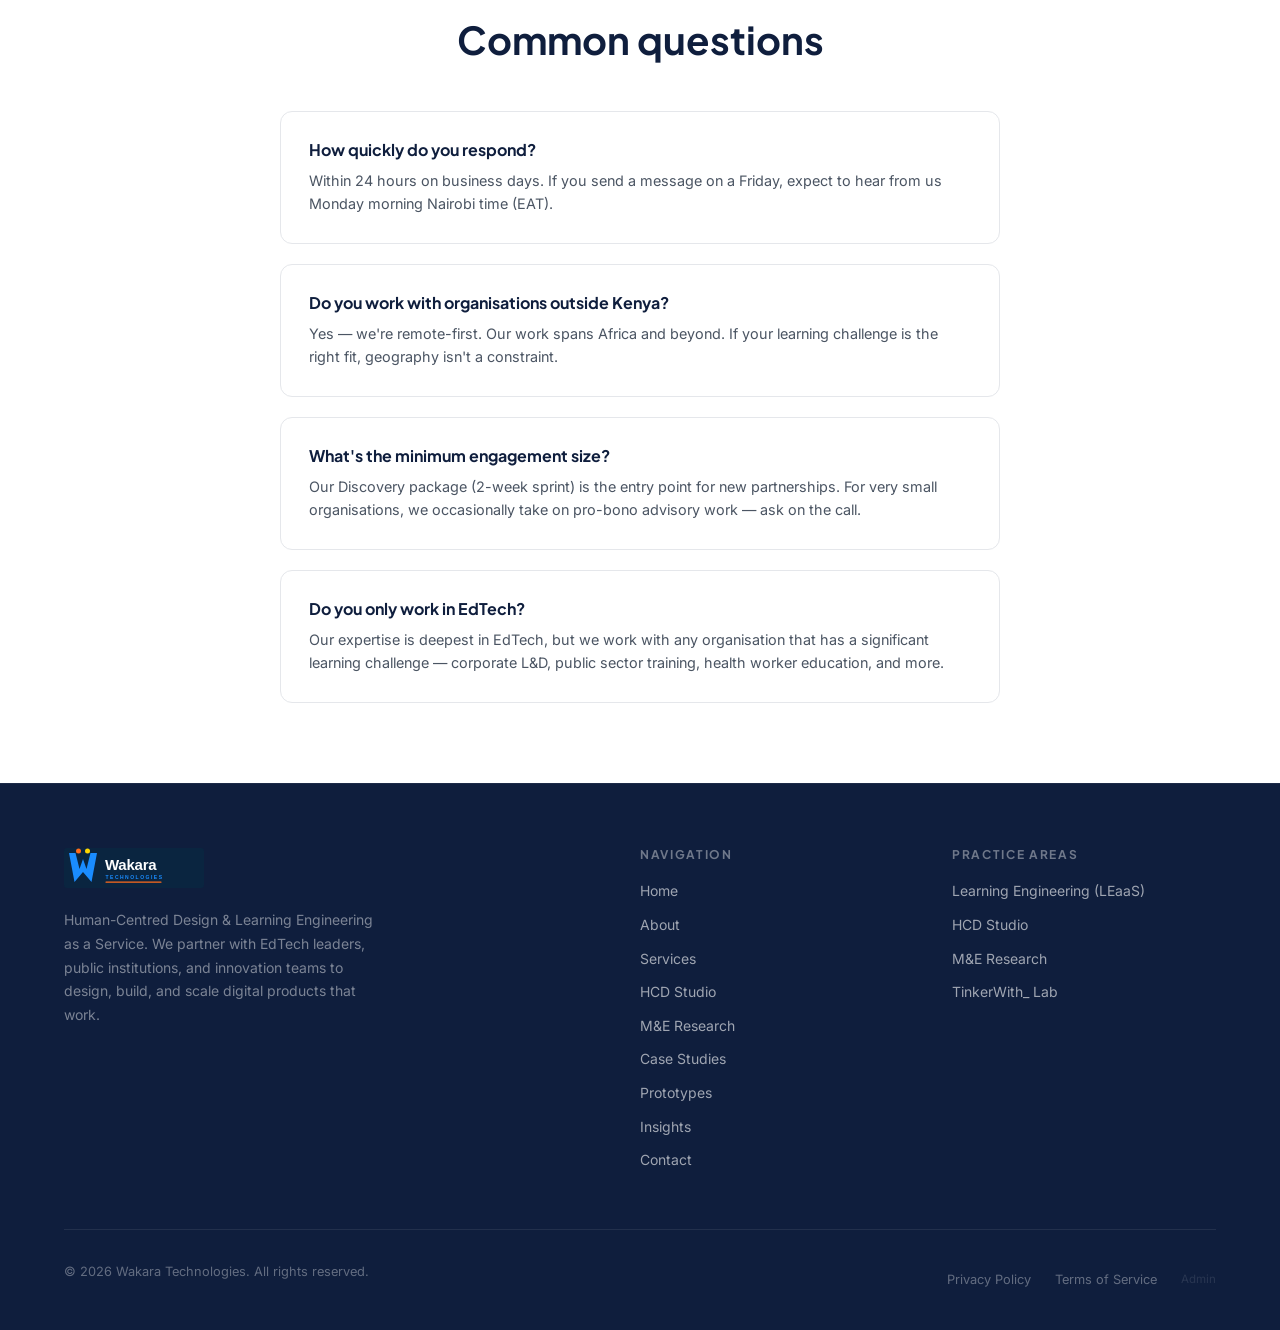
<file: contact.html>
<!DOCTYPE html>
<html lang="en">
<head>
  <meta charset="UTF-8" />
  <meta name="viewport" content="width=device-width, initial-scale=1.0" />
  <link rel="icon" type="image/svg+xml" href="assets/images/wakara_favicon.svg?v=2" />
  <link rel="icon" type="image/png" sizes="32x32" href="assets/images/wakara_favicon_32px.png?v=2" />
  <link rel="icon" type="image/png" sizes="16x16" href="assets/images/wakara_favicon_16px.png?v=2" />
  <link rel="icon" type="image/png" sizes="192x192" href="assets/images/wakara_favicon_192px.png?v=2" />
  <link rel="shortcut icon" href="favicon.ico?v=2" />
  <link rel="apple-touch-icon" sizes="180x180" href="apple-touch-icon.png?v=2" />
  <link rel="manifest" href="site.webmanifest" />
  <meta name="theme-color" content="#0f1e3d" />
  <meta name="description" content="Contact Wakara Technologies — Book a 30-minute discovery call. Based in Nairobi, Kenya. Remote-first." />
  <title>Contact — Wakara Technologies</title>
  <link rel="canonical" href="https://www.wakaratech.com/contact.html" />
  <meta name="robots" content="index, follow, max-image-preview:large" />

  <!-- Open Graph -->
  <meta property="og:type" content="website" />
  <meta property="og:site_name" content="Wakara Technologies" />
  <meta property="og:locale" content="en_KE" />
  <meta property="og:url" content="https://www.wakaratech.com/contact.html" />
  <meta property="og:title" content="Contact — Wakara Technologies" />
  <meta property="og:description" content="Contact Wakara Technologies — Book a 30-minute discovery call. Based in Nairobi, Kenya. Remote-first." />
  <meta property="og:image" content="https://www.wakaratech.com/assets/images/wakara_og_image.png?v=2" />
  <meta property="og:image:secure_url" content="https://www.wakaratech.com/assets/images/wakara_og_image.png?v=2" />
  <meta property="og:image:type" content="image/png" />
  <meta property="og:image:width" content="1200" />
  <meta property="og:image:height" content="630" />
  <meta property="og:image:alt" content="Wakara Technologies — Learning Engineering as a Service" />

  <!-- Twitter / X -->
  <meta name="twitter:card" content="summary_large_image" />
  <meta name="twitter:title" content="Contact — Wakara Technologies" />
  <meta name="twitter:description" content="Contact Wakara Technologies — Book a 30-minute discovery call. Based in Nairobi, Kenya. Remote-first." />
  <meta name="twitter:image" content="https://www.wakaratech.com/assets/images/wakara_og_image.png?v=2" />
  <meta name="twitter:image:alt" content="Wakara Technologies — Learning Engineering as a Service" />
  <link rel="preconnect" href="https://fonts.googleapis.com" />
  <link rel="preconnect" href="https://fonts.gstatic.com" crossorigin />
  <link href="https://fonts.googleapis.com/css2?family=Plus+Jakarta+Sans:wght@400;500;600;700;800&family=Inter:wght@300;400;500;600&display=swap" rel="stylesheet" />
  <link rel="stylesheet" href="assets/css/theme.css" />
  <!-- Google tag (gtag.js) -->
  <script async src="https://www.googletagmanager.com/gtag/js?id=G-FQJL37L7R7"></script>
  <script>
    window.dataLayer = window.dataLayer || [];
    function gtag(){dataLayer.push(arguments);}
    gtag('js', new Date());
    gtag('config', 'G-FQJL37L7R7');
  </script>
</head>
<body>
  <a href="#main-content" class="skip-link">Skip to main content</a>

  <!-- ===================== NAVBAR ===================== -->
  <nav class="navbar" role="navigation" aria-label="Main navigation">
    <div class="container nav-inner">
      <a href="index.html" class="nav-logo" aria-label="Wakara Technologies home">
        <img src="assets/images/wakara_logo_navbar.svg" alt="Wakara Technologies" class="nav-logo-img" />
      </a>
      <ul class="nav-links" role="list">
        <li><a href="index.html">Home</a></li>
        <li><a href="about.html">About</a></li>
        <li class="has-dropdown">
          <a href="services.html">Services <span class="caret" aria-hidden="true">▾</span></a>
          <div class="nav-dropdown">
            <a href="services.html">Overview</a>
            <a href="hcd.html">HCD Studio</a>
            <a href="research.html">M&amp;E Research</a>
            <a href="case-studies.html">Case Studies</a>
          </div>
        </li>
        <li><a href="prototypes.html">Prototypes</a></li>
        <li><a href="insights.html">Insights</a></li>
        <li><a href="contact.html" class="active">Contact</a></li>
      </ul>
      <div class="nav-cta">
        <a href="https://calendar.app.google/kDBzfZApc8v6rd1K8" target="_blank" rel="noopener" class="btn btn-primary">Book a Consult</a>
      </div>
      <button class="hamburger" id="hamburger" aria-label="Toggle navigation" aria-expanded="false" aria-controls="mobileNav">
        <span></span><span></span><span></span>
      </button>
    </div>
  </nav>

  <div class="mobile-nav" id="mobileNav" aria-label="Mobile navigation">
    <a href="index.html">Home</a>
    <a href="about.html">About</a>
    <a href="services.html">Services</a>
    <a href="hcd.html">HCD Studio</a>
    <a href="research.html">M&amp;E Research</a>
    <a href="case-studies.html">Case Studies</a>
    <a href="prototypes.html">Prototypes</a>
    <a href="insights.html">Insights</a>
    <a href="contact.html" class="active">Contact</a>
    <div class="mobile-cta">
      <a href="https://calendar.app.google/kDBzfZApc8v6rd1K8" target="_blank" rel="noopener" class="btn btn-primary" style="width:100%;justify-content:center;">Book a Consult</a>
    </div>
  </div>

  <!-- ===================== PAGE HERO ===================== -->
  <header class="page-hero" aria-label="Contact page hero">
    <div class="container page-hero-content">
      <span class="section-label">Let's Talk</span>
      <h1>Get in Touch</h1>
      <p class="hero-sub">Book a free 30-minute discovery call or send us a message. We'd love to hear about your learning challenge.</p>
    </div>
  </header>

  <!-- ===================== CONTACT MAIN ===================== -->
  <section class="section section-cream" id="main-content" aria-label="Contact information and form">
    <div class="container">
      <div class="contact-grid">

        <!-- Left: Contact Info -->
        <div class="contact-info">
          <div class="divider"></div>
          <h2>Let's build something meaningful together</h2>
          <p style="color:var(--gray-600);margin-bottom:2.5rem;font-size:1rem;line-height:1.7;">Whether you're at the early stages of defining a learning strategy or ready to build — we're here for the conversation. No hard sell, just a genuine chat about what you need.</p>

          <div class="contact-item">
            <div class="contact-icon" aria-hidden="true">✉️</div>
            <div>
              <div class="contact-item-label">Email</div>
              <div class="contact-item-val"><a href="mailto:wakaratech@gmail.com" style="color:var(--sky);">wakaratech@gmail.com</a></div>
            </div>
          </div>

          <div class="contact-item">
            <div class="contact-icon" aria-hidden="true">📞</div>
            <div>
              <div class="contact-item-label">Phone / WhatsApp</div>
              <div class="contact-item-val"><a href="tel:+254117784724" style="color:var(--sky);">+254 117 784 724</a></div>
            </div>
          </div>

          <div class="contact-item">
            <div class="contact-icon" aria-hidden="true">⏱</div>
            <div>
              <div class="contact-item-label">Response Time</div>
              <div class="contact-item-val">Within 24 hours</div>
              <div style="font-size:.85rem;color:var(--gray-600);margin-top:.2rem;">30-min discovery call to follow</div>
            </div>
          </div>

          <div class="contact-item">
            <div class="contact-icon" aria-hidden="true">📍</div>
            <div>
              <div class="contact-item-label">Location</div>
              <div class="contact-item-val">Nairobi, Kenya</div>
              <div style="font-size:.85rem;color:var(--gray-600);margin-top:.2rem;">Remote-first &middot; Available globally</div>
            </div>
          </div>

          <div class="contact-item">
            <div class="contact-icon" aria-hidden="true">🗓</div>
            <div>
              <div class="contact-item-label">Discovery Call</div>
              <div class="contact-item-val">Free 30-min strategy session</div>
              <div style="font-size:.85rem;color:var(--gray-600);margin-top:.2rem;">We'll map your challenge and explore fit</div>
            </div>
          </div>

          <!-- What to expect -->
          <div style="margin-top:2.5rem;padding:1.5rem;background:var(--navy);border-radius:var(--radius-md);">
            <h3 style="color:var(--yellow);font-size:.85rem;font-weight:700;letter-spacing:.1em;text-transform:uppercase;margin-bottom:1rem;">What to expect</h3>
            <ul style="list-style:none;display:flex;flex-direction:column;gap:.75rem;">
              <li style="display:flex;gap:.75rem;align-items:flex-start;font-size:.875rem;color:rgba(255,255,255,.7);">
                <span style="color:var(--orange);font-weight:700;flex-shrink:0;">01</span>
                Send us a message with your challenge
              </li>
              <li style="display:flex;gap:.75rem;align-items:flex-start;font-size:.875rem;color:rgba(255,255,255,.7);">
                <span style="color:var(--orange);font-weight:700;flex-shrink:0;">02</span>
                We'll respond within 24 hours to confirm fit
              </li>
              <li style="display:flex;gap:.75rem;align-items:flex-start;font-size:.875rem;color:rgba(255,255,255,.7);">
                <span style="color:var(--orange);font-weight:700;flex-shrink:0;">03</span>
                30-min discovery call to go deep on your context
              </li>
              <li style="display:flex;gap:.75rem;align-items:flex-start;font-size:.875rem;color:rgba(255,255,255,.7);">
                <span style="color:var(--orange);font-weight:700;flex-shrink:0;">04</span>
                Proposal with scope, timeline, and investment
              </li>
            </ul>
          </div>
        </div>

        <!-- Right: Contact Form -->
        <div>
          <div class="contact-form">
            <h2 style="font-size:1.4rem;margin-bottom:.5rem;">Send us a message</h2>
            <p style="color:var(--gray-600);font-size:.9rem;margin-bottom:2rem;">Tell us about your learning challenge. The more context you share, the better we can prepare for our conversation.</p>

            <form action="https://formspree.io/f/wakaratech" method="POST" novalidate aria-label="Contact form">
              <div class="form-group">
                <label for="contact-name">Your Name</label>
                <input
                  type="text"
                  id="contact-name"
                  name="name"
                  placeholder="Jane Mwangi"
                  required
                  autocomplete="name"
                />
              </div>

              <div class="form-group">
                <label for="contact-email">Email Address</label>
                <input
                  type="email"
                  id="contact-email"
                  name="email"
                  placeholder="jane@organisation.com"
                  required
                  autocomplete="email"
                />
              </div>

              <div class="form-group">
                <label for="contact-org">Organisation (optional)</label>
                <input
                  type="text"
                  id="contact-org"
                  name="organisation"
                  placeholder="Your school, startup, NGO, or ministry"
                  autocomplete="organization"
                />
              </div>

              <div class="form-group">
                <label for="contact-service">What are you looking for?</label>
                <select
                  id="contact-service"
                  name="service"
                  style="width:100%;padding:.75rem 1rem;border:1px solid var(--gray-200);border-radius:var(--radius-sm);font-family:var(--font-body);font-size:16px;color:var(--gray-800);background:var(--cream);transition:var(--transition);outline:none;appearance:none;"
                >
                  <option value="">Select a service area...</option>
                  <option value="led">Learning Experience Design</option>
                  <option value="dts">Digital Transformation Strategy</option>
                  <option value="pie">Product &amp; Innovation Engineering</option>
                  <option value="ai">Accessibility &amp; Inclusion</option>
                  <option value="gso">Growth &amp; Scale Operations</option>
                  <option value="other">Not sure yet — let's talk</option>
                </select>
              </div>

              <div class="form-group">
                <label for="contact-message">Tell us about your challenge</label>
                <textarea
                  id="contact-message"
                  name="message"
                  placeholder="What are you trying to build or improve? Who are your learners? What's your timeline? Don't worry about making it perfect — we'll dig into the details on the call."
                  required
                ></textarea>
              </div>

              <button type="submit" class="btn btn-primary" style="width:100%;justify-content:center;font-size:1rem;padding:.9rem 1.75rem;">
                Send Message &rarr;
              </button>

              <p class="form-note">
                Messages are delivered to wakaratech@gmail.com. We'll respond within 24 hours.
              </p>
            </form>
          </div>
        </div>

      </div>
    </div>
  </section>

  <!-- ===================== FAQ ===================== -->
  <section class="section section-light" aria-labelledby="faq-heading">
    <div class="container">
      <div class="text-center" style="margin-bottom:3rem;">
        <span class="section-label">Questions</span>
        <h2 id="faq-heading">Common questions</h2>
      </div>

      <div style="max-width:720px;margin:0 auto;display:flex;flex-direction:column;gap:1.25rem;">

        <div style="background:var(--white);border-radius:var(--radius-md);padding:1.75rem;border:1px solid var(--gray-200);" class="card-hover">
          <h3 style="font-size:1rem;color:var(--navy);margin-bottom:.6rem;">How quickly do you respond?</h3>
          <p style="color:var(--gray-600);font-size:.9rem;margin:0;">Within 24 hours on business days. If you send a message on a Friday, expect to hear from us Monday morning Nairobi time (EAT).</p>
        </div>

        <div style="background:var(--white);border-radius:var(--radius-md);padding:1.75rem;border:1px solid var(--gray-200);" class="card-hover">
          <h3 style="font-size:1rem;color:var(--navy);margin-bottom:.6rem;">Do you work with organisations outside Kenya?</h3>
          <p style="color:var(--gray-600);font-size:.9rem;margin:0;">Yes — we're remote-first. Our work spans Africa and beyond. If your learning challenge is the right fit, geography isn't a constraint.</p>
        </div>

        <div style="background:var(--white);border-radius:var(--radius-md);padding:1.75rem;border:1px solid var(--gray-200);" class="card-hover">
          <h3 style="font-size:1rem;color:var(--navy);margin-bottom:.6rem;">What's the minimum engagement size?</h3>
          <p style="color:var(--gray-600);font-size:.9rem;margin:0;">Our Discovery package (2-week sprint) is the entry point for new partnerships. For very small organisations, we occasionally take on pro-bono advisory work — ask on the call.</p>
        </div>

        <div style="background:var(--white);border-radius:var(--radius-md);padding:1.75rem;border:1px solid var(--gray-200);" class="card-hover">
          <h3 style="font-size:1rem;color:var(--navy);margin-bottom:.6rem;">Do you only work in EdTech?</h3>
          <p style="color:var(--gray-600);font-size:.9rem;margin:0;">Our expertise is deepest in EdTech, but we work with any organisation that has a significant learning challenge — corporate L&amp;D, public sector training, health worker education, and more.</p>
        </div>

      </div>
    </div>
  </section>

  <!-- ===================== FOOTER ===================== -->
  <footer class="footer" role="contentinfo">
    <div class="container">
      <div class="footer-grid">
        <div class="footer-brand">
          <img src="assets/images/wakara_logo_dark_bg.svg" alt="Wakara Technologies" class="footer-logo-img" />
          <p class="footer-tagline">Human-Centred Design &amp; Learning Engineering as a Service. We partner with EdTech leaders, public institutions, and innovation teams to design, build, and scale digital products that work.</p>
        </div>
        <div class="footer-col">
          <h4>Navigation</h4>
          <ul>
            <li><a href="index.html">Home</a></li>
            <li><a href="about.html">About</a></li>
            <li><a href="services.html">Services</a></li>
            <li><a href="hcd.html">HCD Studio</a></li>
            <li><a href="research.html">M&amp;E Research</a></li>
            <li><a href="case-studies.html">Case Studies</a></li>
            <li><a href="prototypes.html">Prototypes</a></li>
            <li><a href="insights.html">Insights</a></li>
            <li><a href="contact.html">Contact</a></li>
          </ul>
        </div>
        <div class="footer-col">
          <h4>Practice Areas</h4>
          <ul>
            <li><a href="services.html">Learning Engineering (LEaaS)</a></li>
            <li><a href="hcd.html">HCD Studio</a></li>
            <li><a href="research.html">M&amp;E Research</a></li>
            <li><a href="prototypes.html">TinkerWith_ Lab</a></li>
          </ul>
        </div>
      </div>
      <div class="footer-bottom">
        <p class="footer-copy">&copy; 2026 Wakara Technologies. All rights reserved.</p>
        <div class="footer-legal">
          <a href="privacy.html">Privacy Policy</a>
          <a href="#">Terms of Service</a>
          <a href="admin.html" style="opacity:.3;font-size:.72rem;">Admin</a>
        </div>
      </div>
    </div>
  </footer>

  <script src="assets/js/theme.js"></script>
</body>
</html>
</file>
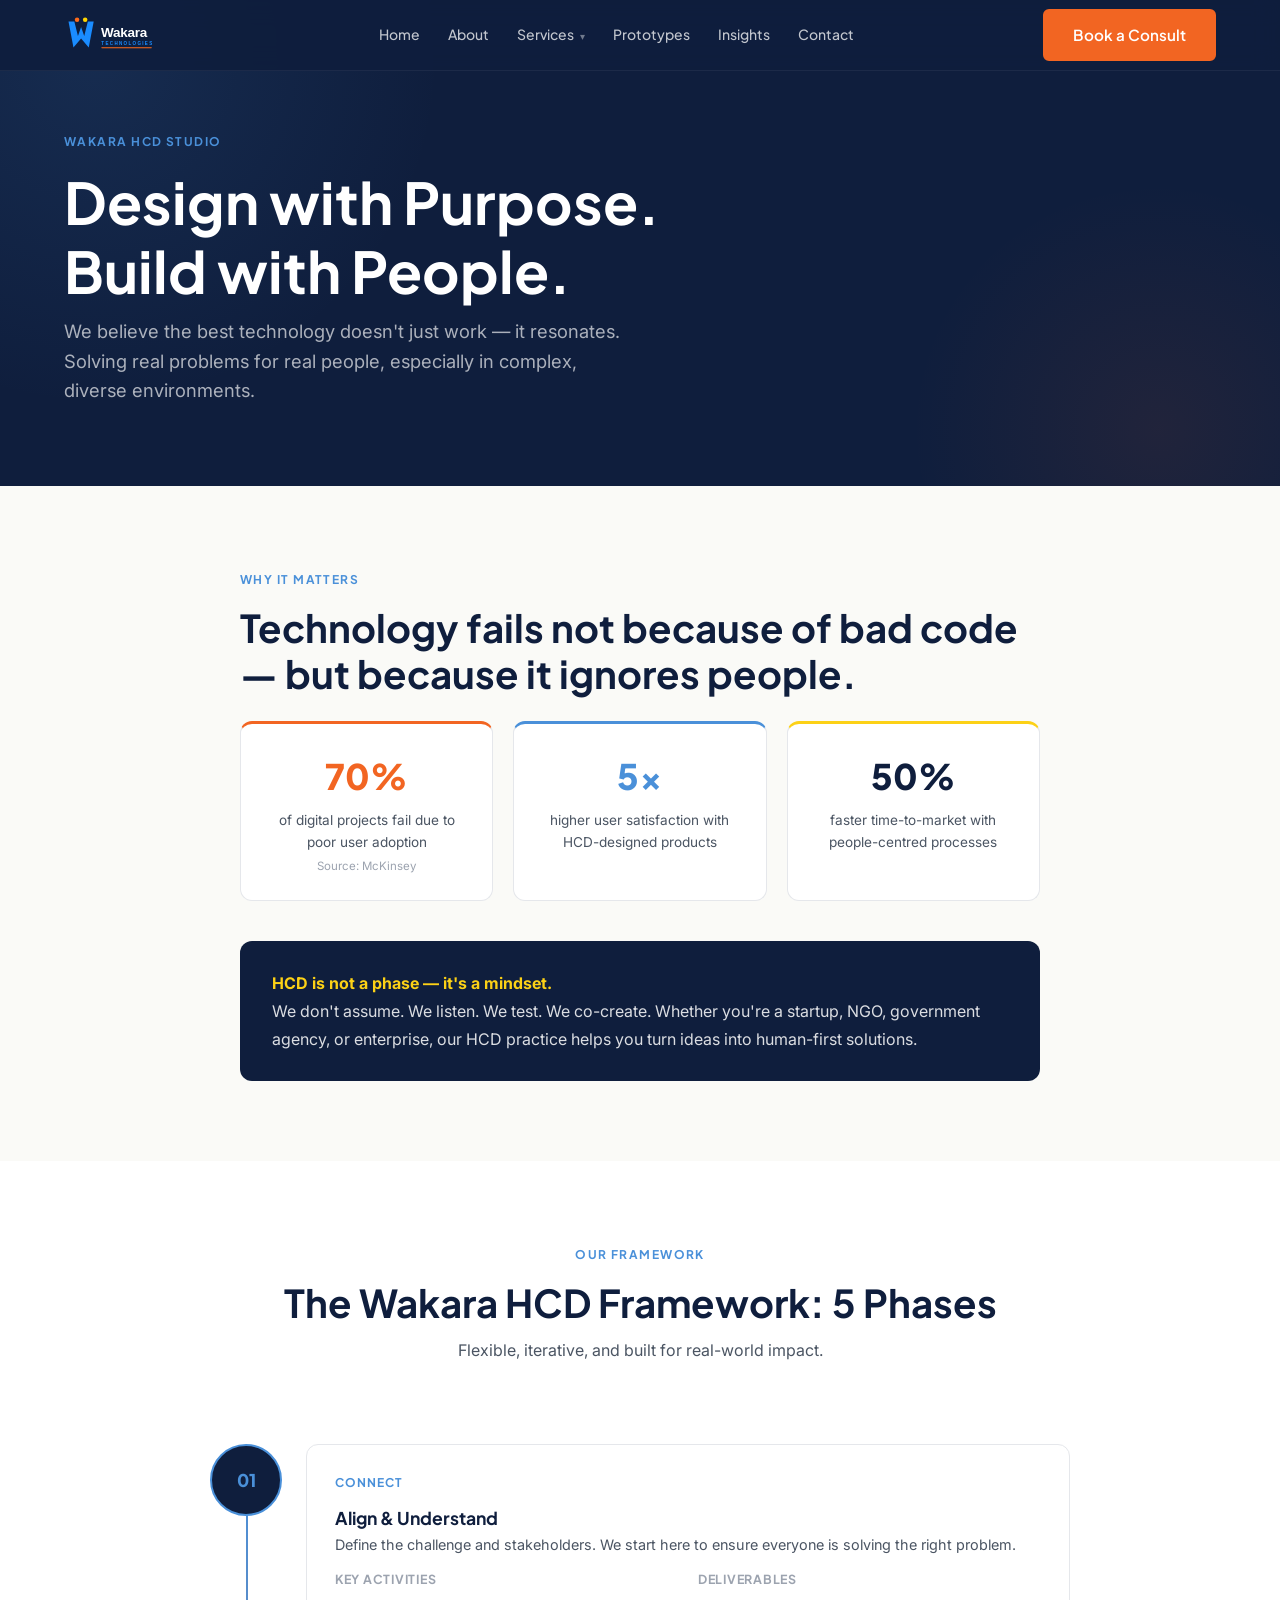
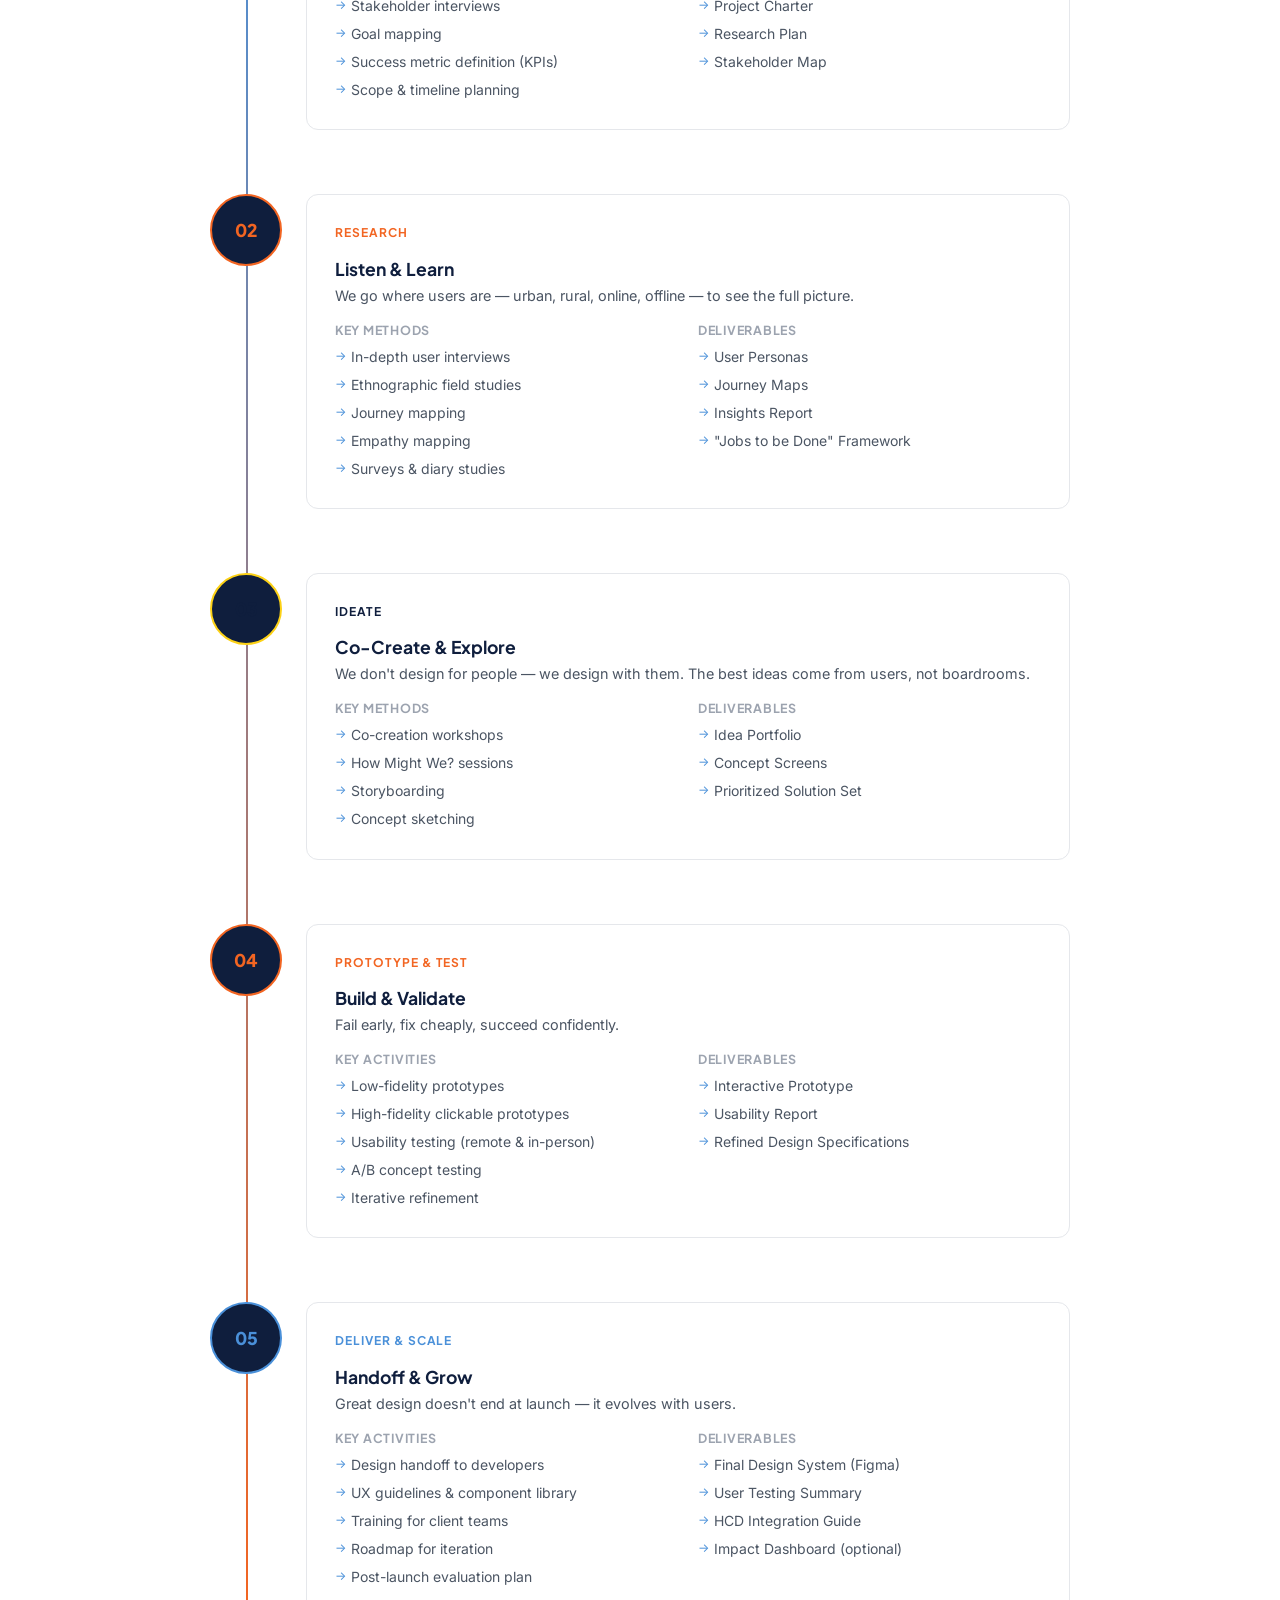
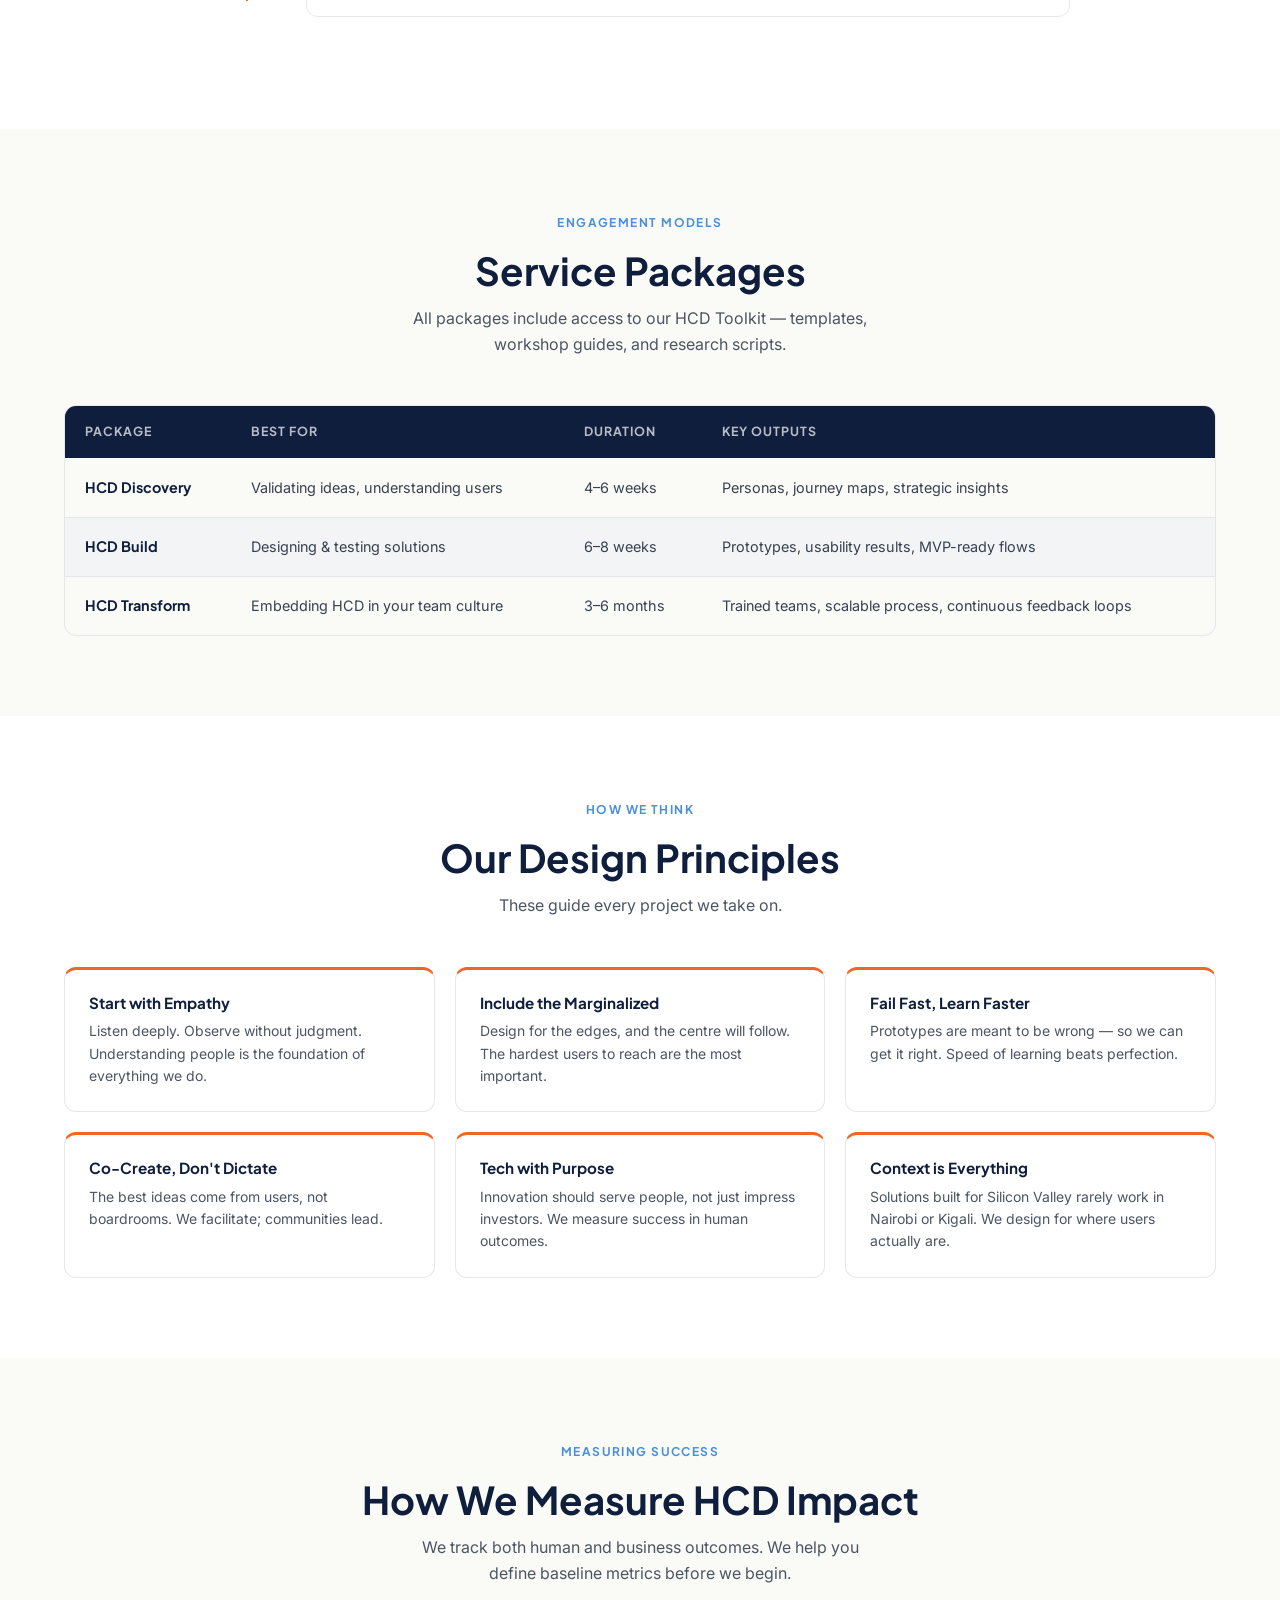
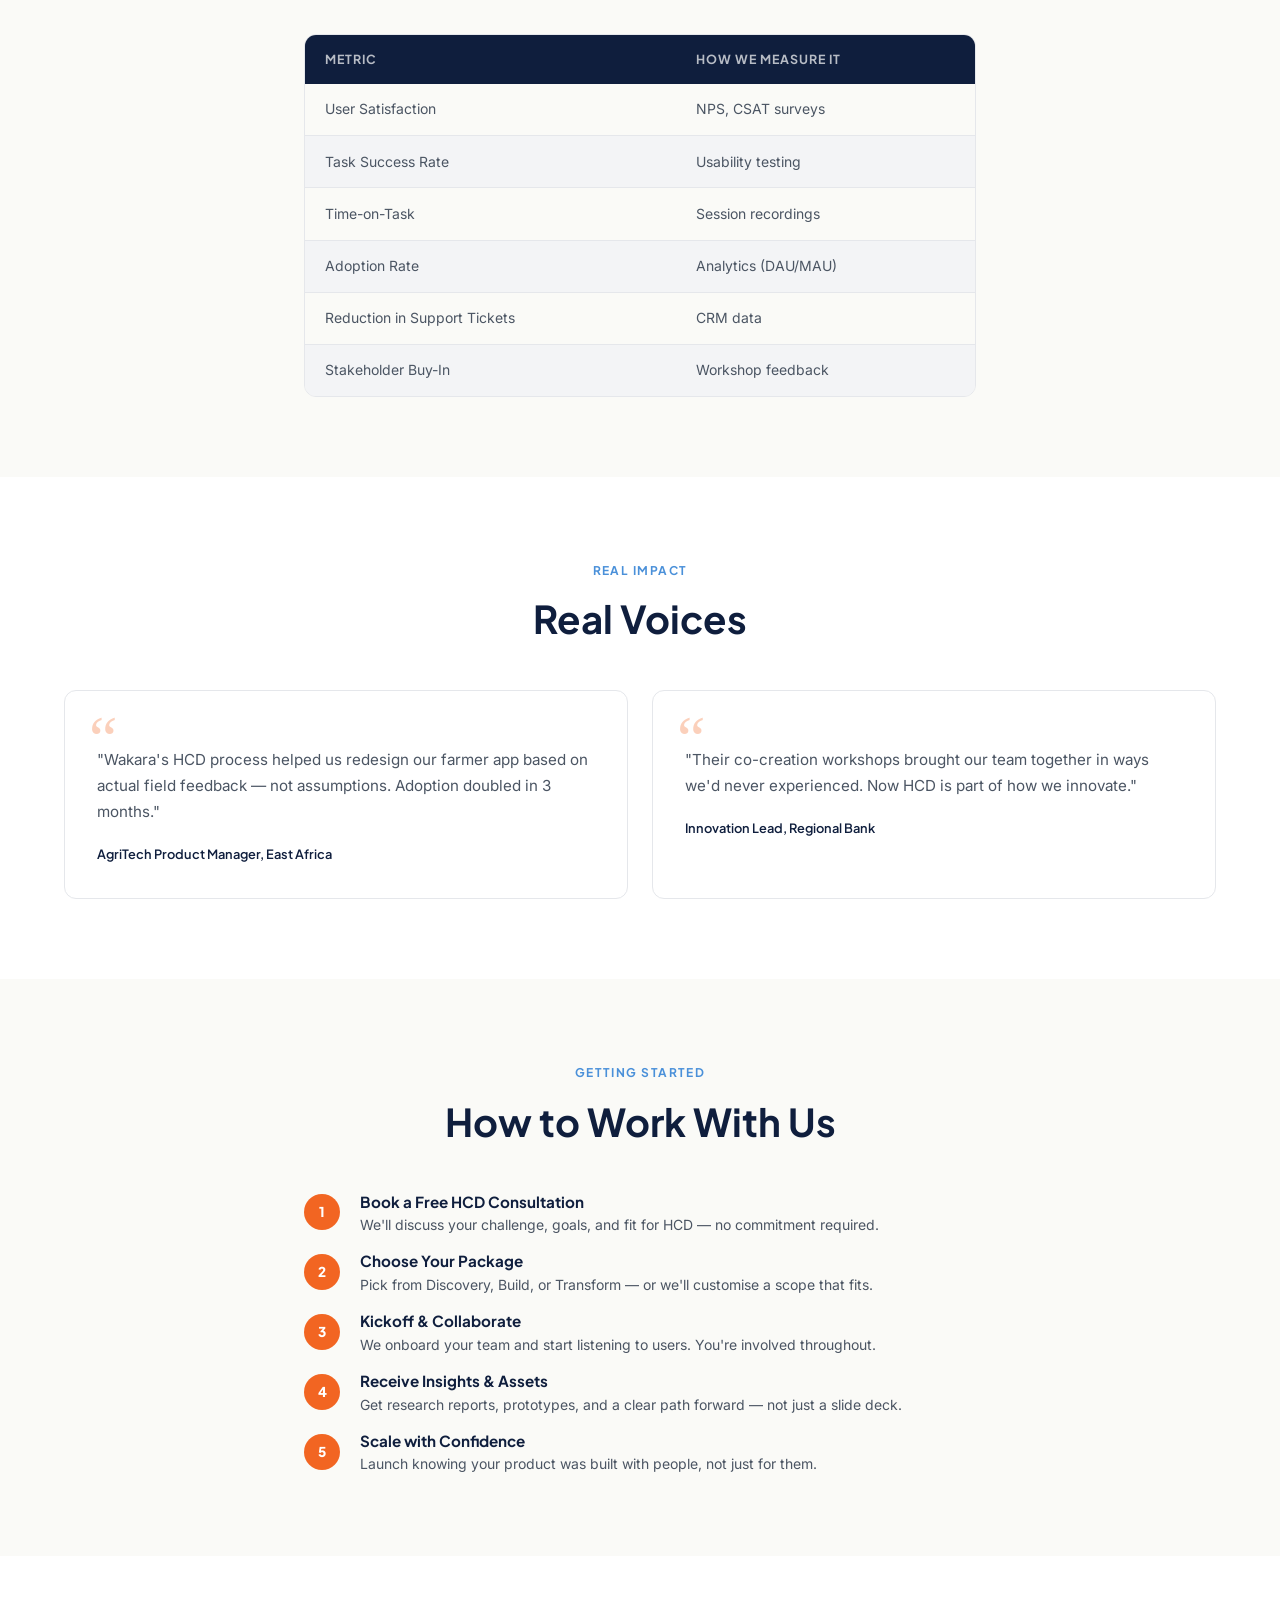
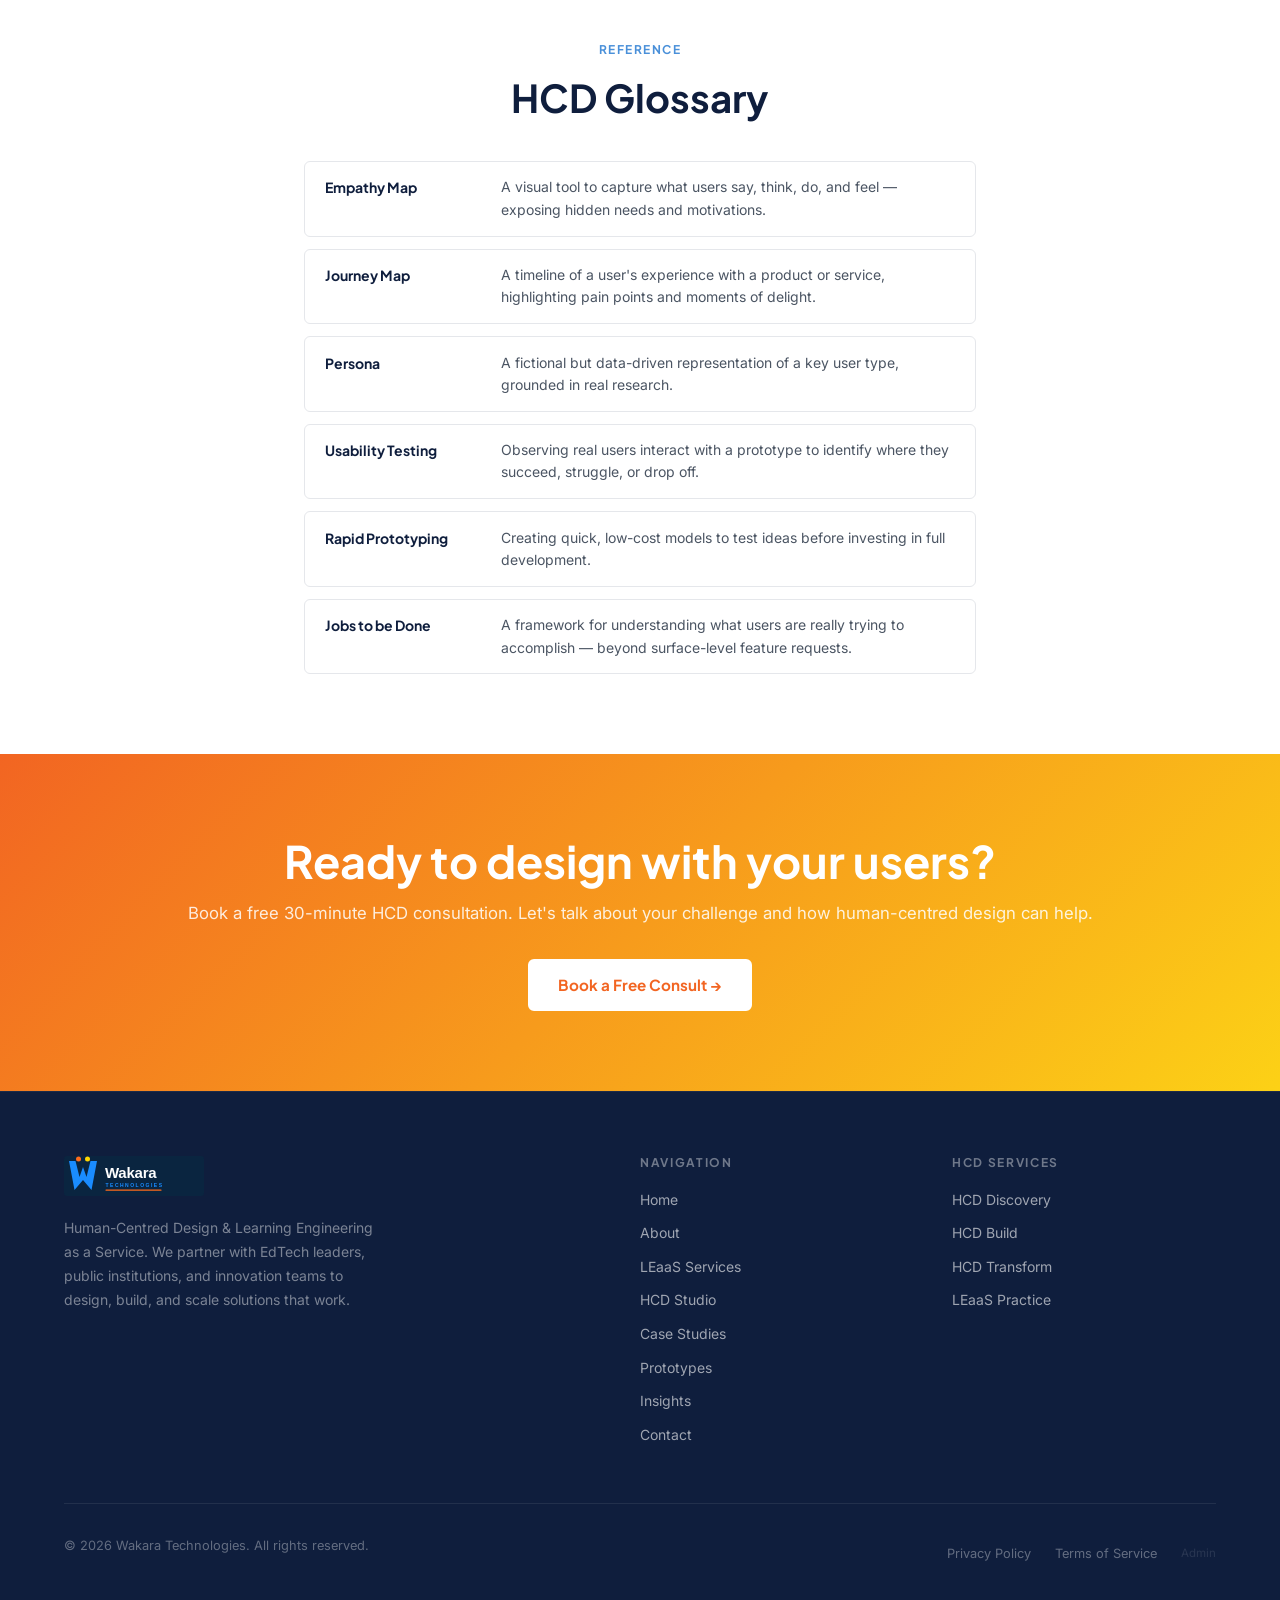
<file: hcd.html>
<!DOCTYPE html>
<html lang="en">
<head>
  <meta charset="UTF-8" />
  <meta name="viewport" content="width=device-width, initial-scale=1.0" />
  <link rel="icon" type="image/svg+xml" href="assets/images/wakara_favicon.svg?v=2" />
  <link rel="icon" type="image/png" sizes="32x32" href="assets/images/wakara_favicon_32px.png?v=2" />
  <link rel="icon" type="image/png" sizes="16x16" href="assets/images/wakara_favicon_16px.png?v=2" />
  <link rel="icon" type="image/png" sizes="192x192" href="assets/images/wakara_favicon_192px.png?v=2" />
  <link rel="shortcut icon" href="favicon.ico?v=2" />
  <link rel="apple-touch-icon" sizes="180x180" href="apple-touch-icon.png?v=2" />
  <link rel="manifest" href="site.webmanifest" />
  <meta name="theme-color" content="#0f1e3d" />
  <meta name="description" content="Wakara HCD Studio — Human-Centred Design for digital products in emerging markets. Design with purpose. Build with people." />
  <title>HCD Studio — Wakara Technologies</title>
  <link rel="canonical" href="https://www.wakaratech.com/hcd.html" />
  <meta name="robots" content="index, follow, max-image-preview:large" />

  <!-- Open Graph -->
  <meta property="og:type" content="website" />
  <meta property="og:site_name" content="Wakara Technologies" />
  <meta property="og:locale" content="en_KE" />
  <meta property="og:url" content="https://www.wakaratech.com/hcd.html" />
  <meta property="og:title" content="HCD Studio — Wakara Technologies" />
  <meta property="og:description" content="Wakara HCD Studio — Human-Centred Design for digital products in emerging markets. Design with purpose. Build with people." />
  <meta property="og:image" content="https://www.wakaratech.com/assets/images/wakara_og_image.png?v=2" />
  <meta property="og:image:secure_url" content="https://www.wakaratech.com/assets/images/wakara_og_image.png?v=2" />
  <meta property="og:image:type" content="image/png" />
  <meta property="og:image:width" content="1200" />
  <meta property="og:image:height" content="630" />
  <meta property="og:image:alt" content="Wakara Technologies — Learning Engineering as a Service" />

  <!-- Twitter / X -->
  <meta name="twitter:card" content="summary_large_image" />
  <meta name="twitter:title" content="HCD Studio — Wakara Technologies" />
  <meta name="twitter:description" content="Wakara HCD Studio — Human-Centred Design for digital products in emerging markets. Design with purpose. Build with people." />
  <meta name="twitter:image" content="https://www.wakaratech.com/assets/images/wakara_og_image.png?v=2" />
  <meta name="twitter:image:alt" content="Wakara Technologies — Learning Engineering as a Service" />
  <link rel="preconnect" href="https://fonts.googleapis.com" />
  <link rel="preconnect" href="https://fonts.gstatic.com" crossorigin />
  <link href="https://fonts.googleapis.com/css2?family=Plus+Jakarta+Sans:wght@400;500;600;700;800&family=Inter:wght@300;400;500;600&display=swap" rel="stylesheet" />
  <link rel="stylesheet" href="assets/css/theme.css" />
  <!-- Google tag (gtag.js) -->
  <script async src="https://www.googletagmanager.com/gtag/js?id=G-FQJL37L7R7"></script>
  <script>
    window.dataLayer = window.dataLayer || [];
    function gtag(){dataLayer.push(arguments);}
    gtag('js', new Date());
    gtag('config', 'G-FQJL37L7R7');
  </script>
  <style>
    /* Phase timeline */
    .phase-list {
      display: flex;
      flex-direction: column;
      gap: 0;
      position: relative;
    }
    .phase-list::before {
      content: '';
      position: absolute;
      left: 2.25rem;
      top: 3rem;
      bottom: 3rem;
      width: 2px;
      background: linear-gradient(to bottom, var(--sky), var(--orange));
    }
    .phase-item {
      display: grid;
      grid-template-columns: 4.5rem 1fr;
      gap: 1.5rem;
      padding: 2rem 0;
      position: relative;
    }
    .phase-num {
      width: 4.5rem;
      height: 4.5rem;
      border-radius: 50%;
      background: var(--navy);
      border: 2px solid var(--sky);
      display: flex;
      align-items: center;
      justify-content: center;
      font-family: var(--font-head);
      font-size: 1.1rem;
      font-weight: 800;
      color: var(--sky);
      flex-shrink: 0;
      z-index: 1;
    }
    .phase-num.orange { border-color: var(--orange); color: var(--orange); }
    .phase-num.yellow { border-color: var(--yellow); color: var(--yellow); }
    .phase-body {
      background: var(--white);
      border: 1px solid var(--gray-200);
      border-radius: var(--radius-md);
      padding: 1.75rem;
    }
    .phase-body h3 {
      font-size: 1.1rem;
      color: var(--navy);
      margin-bottom: .25rem;
    }
    .phase-tag {
      font-size: .75rem;
      font-weight: 700;
      letter-spacing: .08em;
      text-transform: uppercase;
      color: var(--sky);
      font-family: var(--font-head);
      margin-bottom: 1rem;
      display: block;
    }
    .phase-cols {
      display: grid;
      grid-template-columns: 1fr 1fr;
      gap: 1.25rem;
      margin-top: 1rem;
    }
    .phase-col h4 {
      font-size: .78rem;
      font-weight: 700;
      letter-spacing: .06em;
      text-transform: uppercase;
      color: var(--gray-400);
      margin-bottom: .5rem;
    }
    .phase-col ul {
      list-style: none;
      display: flex;
      flex-direction: column;
      gap: .35rem;
    }
    .phase-col ul li {
      font-size: .875rem;
      color: var(--gray-600);
      padding-left: 1rem;
      position: relative;
    }
    .phase-col ul li::before {
      content: '→';
      position: absolute;
      left: 0;
      color: var(--sky);
      font-size: .75rem;
    }
    .phase-note {
      margin-top: 1rem;
      padding: .75rem 1rem;
      background: rgba(74,144,217,.06);
      border-left: 3px solid var(--sky);
      border-radius: 0 var(--radius-sm) var(--radius-sm) 0;
      font-size: .85rem;
      color: var(--gray-600);
      font-style: italic;
    }

    /* Packages table */
    .packages-table {
      width: 100%;
      border-collapse: separate;
      border-spacing: 0;
      border-radius: var(--radius-md);
      overflow: hidden;
      border: 1px solid var(--gray-200);
    }
    .packages-table th {
      background: var(--navy);
      color: rgba(255,255,255,.7);
      font-family: var(--font-head);
      font-size: .78rem;
      font-weight: 700;
      letter-spacing: .08em;
      text-transform: uppercase;
      padding: 1rem 1.25rem;
      text-align: left;
    }
    .packages-table td {
      padding: 1.1rem 1.25rem;
      font-size: .9rem;
      color: var(--gray-700, #374151);
      border-bottom: 1px solid var(--gray-200);
      vertical-align: top;
    }
    .packages-table tr:last-child td { border-bottom: none; }
    .packages-table tr:nth-child(even) td { background: var(--gray-100); }
    .pkg-name {
      font-family: var(--font-head);
      font-weight: 700;
      color: var(--navy);
    }

    /* Principles grid */
    .principles-grid {
      display: grid;
      grid-template-columns: repeat(3, 1fr);
      gap: 1.25rem;
    }
    .principle-card {
      background: var(--white);
      border: 1px solid var(--gray-200);
      border-radius: var(--radius-md);
      padding: 1.5rem;
      border-top: 3px solid var(--orange);
    }
    .principle-card h3 {
      font-size: .95rem;
      color: var(--navy);
      margin-bottom: .5rem;
    }
    .principle-card p {
      font-size: .875rem;
      color: var(--gray-600);
      margin: 0;
    }

    /* Metrics table */
    .metrics-table {
      width: 100%;
      border-collapse: separate;
      border-spacing: 0;
      border-radius: var(--radius-md);
      overflow: hidden;
      border: 1px solid var(--gray-200);
    }
    .metrics-table th {
      background: var(--navy);
      color: rgba(255,255,255,.7);
      font-family: var(--font-head);
      font-size: .78rem;
      font-weight: 700;
      letter-spacing: .08em;
      text-transform: uppercase;
      padding: .9rem 1.25rem;
      text-align: left;
    }
    .metrics-table td {
      padding: .9rem 1.25rem;
      font-size: .875rem;
      color: var(--gray-600);
      border-bottom: 1px solid var(--gray-200);
    }
    .metrics-table tr:last-child td { border-bottom: none; }
    .metrics-table tr:nth-child(even) td { background: var(--gray-100); }

    /* Testimonials */
    .testimonial-grid {
      display: grid;
      grid-template-columns: 1fr 1fr;
      gap: 1.5rem;
    }
    .testimonial-card {
      background: var(--white);
      border: 1px solid var(--gray-200);
      border-radius: var(--radius-md);
      padding: 2rem;
      position: relative;
    }
    .testimonial-card::before {
      content: '\201C';
      font-size: 4rem;
      color: var(--orange);
      line-height: 1;
      font-family: Georgia, serif;
      position: absolute;
      top: 1rem;
      left: 1.5rem;
      opacity: .3;
    }
    .testimonial-card blockquote {
      font-size: .95rem;
      color: var(--gray-600);
      line-height: 1.7;
      margin: 0 0 1rem;
      padding-top: 1.5rem;
    }
    .testimonial-card cite {
      font-size: .8rem;
      font-weight: 600;
      color: var(--navy);
      font-family: var(--font-head);
      font-style: normal;
    }

    /* Steps */
    .steps-list {
      display: flex;
      flex-direction: column;
      gap: 1rem;
      counter-reset: step;
    }
    .step-item {
      display: flex;
      gap: 1.25rem;
      align-items: flex-start;
    }
    .step-num {
      width: 2.25rem;
      height: 2.25rem;
      background: var(--orange);
      color: var(--white);
      border-radius: 50%;
      display: flex;
      align-items: center;
      justify-content: center;
      font-family: var(--font-head);
      font-weight: 800;
      font-size: .85rem;
      flex-shrink: 0;
      margin-top: .1rem;
    }
    .step-item h4 {
      font-size: .95rem;
      color: var(--navy);
      margin-bottom: .2rem;
    }
    .step-item p {
      font-size: .875rem;
      color: var(--gray-600);
      margin: 0;
    }

    /* Glossary */
    .glossary-list {
      display: flex;
      flex-direction: column;
      gap: .75rem;
    }
    .glossary-item {
      display: grid;
      grid-template-columns: 10rem 1fr;
      gap: 1rem;
      padding: .9rem 1.25rem;
      background: var(--white);
      border: 1px solid var(--gray-200);
      border-radius: var(--radius-sm);
      font-size: .875rem;
    }
    .glossary-term {
      font-family: var(--font-head);
      font-weight: 700;
      color: var(--navy);
    }
    .glossary-def { color: var(--gray-600); }

    @media (max-width: 768px) {
      .phase-list::before { display: none; }
      .phase-item { grid-template-columns: 1fr; }
      .phase-num { display: none; }
      .phase-cols { grid-template-columns: 1fr; }
      .principles-grid { grid-template-columns: 1fr; }
      .testimonial-grid { grid-template-columns: 1fr; }
      .glossary-item { grid-template-columns: 1fr; }
      .packages-table { font-size: .8rem; }
    }
    @media (max-width: 640px) {
      .principles-grid { grid-template-columns: 1fr; }
    }
  </style>
</head>
<body>
  <a href="#main-content" class="skip-link">Skip to main content</a>

  <!-- ===================== NAVBAR ===================== -->
  <nav class="navbar" role="navigation" aria-label="Main navigation">
    <div class="container nav-inner">
      <a href="index.html" class="nav-logo" aria-label="Wakara Technologies home">
        <img src="assets/images/wakara_logo_navbar.svg" alt="Wakara Technologies" class="nav-logo-img" />
      </a>
      <ul class="nav-links" role="list">
        <li><a href="index.html">Home</a></li>
        <li><a href="about.html">About</a></li>
        <li class="has-dropdown">
          <a href="services.html">Services <span class="caret" aria-hidden="true">▾</span></a>
          <div class="nav-dropdown">
            <a href="services.html">Overview</a>
            <a href="hcd.html" class="active">HCD Studio</a>
            <a href="research.html">M&amp;E Research</a>
            <a href="case-studies.html">Case Studies</a>
          </div>
        </li>
        <li><a href="prototypes.html">Prototypes</a></li>
        <li><a href="insights.html">Insights</a></li>
        <li><a href="contact.html">Contact</a></li>
      </ul>
      <div class="nav-cta">
        <a href="https://calendar.app.google/kDBzfZApc8v6rd1K8" target="_blank" rel="noopener" class="btn btn-primary">Book a Consult</a>
      </div>
      <button class="hamburger" id="hamburger" aria-label="Toggle navigation" aria-expanded="false" aria-controls="mobileNav">
        <span></span><span></span><span></span>
      </button>
    </div>
  </nav>

  <div class="mobile-nav" id="mobileNav" aria-label="Mobile navigation">
    <a href="index.html">Home</a>
    <a href="about.html">About</a>
    <a href="services.html">Services</a>
    <a href="hcd.html" class="active">HCD Studio</a>
    <a href="research.html">M&amp;E Research</a>
    <a href="case-studies.html">Case Studies</a>
    <a href="prototypes.html">Prototypes</a>
    <a href="insights.html">Insights</a>
    <a href="contact.html">Contact</a>
    <div class="mobile-cta">
      <a href="https://calendar.app.google/kDBzfZApc8v6rd1K8" target="_blank" rel="noopener" class="btn btn-primary" style="width:100%;justify-content:center;">Book a Consult</a>
    </div>
  </div>

  <!-- ===================== PAGE HERO ===================== -->
  <header class="page-hero" id="main-content" aria-label="HCD Studio page hero">
    <div class="container page-hero-content">
      <span class="section-label">Wakara HCD Studio</span>
      <h1>Design with Purpose.<br>Build with People.</h1>
      <p class="hero-sub">We believe the best technology doesn't just work — it resonates. Solving real problems for real people, especially in complex, diverse environments.</p>
    </div>
  </header>

  <!-- ===================== WHY HCD ===================== -->
  <section class="section section-cream" aria-labelledby="why-heading">
    <div class="container">
      <div style="max-width:800px;margin:0 auto;">
        <span class="section-label">Why It Matters</span>
        <h2 id="why-heading" style="margin-bottom:1.5rem;">Technology fails not because of bad code — but because it ignores people.</h2>

        <div style="display:grid;grid-template-columns:repeat(3,1fr);gap:1.25rem;margin-bottom:2.5rem;">
          <div style="background:var(--white);border:1px solid var(--gray-200);border-radius:var(--radius-md);padding:1.5rem;text-align:center;border-top:3px solid var(--orange);">
            <div style="font-family:var(--font-head);font-size:2.2rem;font-weight:800;color:var(--orange);">70%</div>
            <div style="font-size:.85rem;color:var(--gray-600);margin-top:.35rem;">of digital projects fail due to poor user adoption</div>
            <div style="font-size:.72rem;color:var(--gray-400);margin-top:.25rem;">Source: McKinsey</div>
          </div>
          <div style="background:var(--white);border:1px solid var(--gray-200);border-radius:var(--radius-md);padding:1.5rem;text-align:center;border-top:3px solid var(--sky);">
            <div style="font-family:var(--font-head);font-size:2.2rem;font-weight:800;color:var(--sky);">5×</div>
            <div style="font-size:.85rem;color:var(--gray-600);margin-top:.35rem;">higher user satisfaction with HCD-designed products</div>
          </div>
          <div style="background:var(--white);border:1px solid var(--gray-200);border-radius:var(--radius-md);padding:1.5rem;text-align:center;border-top:3px solid var(--yellow);">
            <div style="font-family:var(--font-head);font-size:2.2rem;font-weight:800;color:var(--navy);">50%</div>
            <div style="font-size:.85rem;color:var(--gray-600);margin-top:.35rem;">faster time-to-market with people-centred processes</div>
          </div>
        </div>

        <div style="background:var(--navy);border-radius:var(--radius-md);padding:1.75rem 2rem;">
          <p style="color:rgba(255,255,255,.85);font-size:1rem;line-height:1.75;margin:0;">
            <strong style="color:var(--yellow);">HCD is not a phase — it's a mindset.</strong><br>
            We don't assume. We listen. We test. We co-create. Whether you're a startup, NGO, government agency, or enterprise, our HCD practice helps you turn ideas into human-first solutions.
          </p>
        </div>
      </div>
    </div>
  </section>

  <!-- ===================== THE 5 PHASES ===================== -->
  <section class="section section-light" aria-labelledby="framework-heading">
    <div class="container">
      <div class="text-center" style="margin-bottom:3rem;">
        <span class="section-label">Our Framework</span>
        <h2 id="framework-heading">The Wakara HCD Framework: 5 Phases</h2>
        <p style="color:var(--gray-600);max-width:520px;margin:.75rem auto 0;font-size:1rem;">Flexible, iterative, and built for real-world impact.</p>
      </div>

      <div class="phase-list" style="max-width:860px;margin:0 auto;">

        <div class="phase-item">
          <div class="phase-num">01</div>
          <div class="phase-body">
            <span class="phase-tag">Connect</span>
            <h3>Align &amp; Understand</h3>
            <p style="color:var(--gray-600);font-size:.9rem;">Define the challenge and stakeholders. We start here to ensure everyone is solving the right problem.</p>
            <div class="phase-cols">
              <div class="phase-col">
                <h4>Key Activities</h4>
                <ul>
                  <li>Stakeholder interviews</li>
                  <li>Goal mapping</li>
                  <li>Success metric definition (KPIs)</li>
                  <li>Scope &amp; timeline planning</li>
                </ul>
              </div>
              <div class="phase-col">
                <h4>Deliverables</h4>
                <ul>
                  <li>Project Charter</li>
                  <li>Research Plan</li>
                  <li>Stakeholder Map</li>
                </ul>
              </div>
            </div>
          </div>
        </div>

        <div class="phase-item">
          <div class="phase-num orange">02</div>
          <div class="phase-body">
            <span class="phase-tag" style="color:var(--orange);">Research</span>
            <h3>Listen &amp; Learn</h3>
            <p style="color:var(--gray-600);font-size:.9rem;">We go where users are — urban, rural, online, offline — to see the full picture.</p>
            <div class="phase-cols">
              <div class="phase-col">
                <h4>Key Methods</h4>
                <ul>
                  <li>In-depth user interviews</li>
                  <li>Ethnographic field studies</li>
                  <li>Journey mapping</li>
                  <li>Empathy mapping</li>
                  <li>Surveys &amp; diary studies</li>
                </ul>
              </div>
              <div class="phase-col">
                <h4>Deliverables</h4>
                <ul>
                  <li>User Personas</li>
                  <li>Journey Maps</li>
                  <li>Insights Report</li>
                  <li>"Jobs to be Done" Framework</li>
                </ul>
              </div>
            </div>
          </div>
        </div>

        <div class="phase-item">
          <div class="phase-num yellow" style="border-color:var(--yellow);color:var(--navy);">03</div>
          <div class="phase-body">
            <span class="phase-tag" style="color:var(--navy);">Ideate</span>
            <h3>Co-Create &amp; Explore</h3>
            <p style="color:var(--gray-600);font-size:.9rem;">We don't design for people — we design with them. The best ideas come from users, not boardrooms.</p>
            <div class="phase-cols">
              <div class="phase-col">
                <h4>Key Methods</h4>
                <ul>
                  <li>Co-creation workshops</li>
                  <li>How Might We? sessions</li>
                  <li>Storyboarding</li>
                  <li>Concept sketching</li>
                </ul>
              </div>
              <div class="phase-col">
                <h4>Deliverables</h4>
                <ul>
                  <li>Idea Portfolio</li>
                  <li>Concept Screens</li>
                  <li>Prioritized Solution Set</li>
                </ul>
              </div>
            </div>
          </div>
        </div>

        <div class="phase-item">
          <div class="phase-num orange">04</div>
          <div class="phase-body">
            <span class="phase-tag" style="color:var(--orange);">Prototype &amp; Test</span>
            <h3>Build &amp; Validate</h3>
            <p style="color:var(--gray-600);font-size:.9rem;">Fail early, fix cheaply, succeed confidently.</p>
            <div class="phase-cols">
              <div class="phase-col">
                <h4>Key Activities</h4>
                <ul>
                  <li>Low-fidelity prototypes</li>
                  <li>High-fidelity clickable prototypes</li>
                  <li>Usability testing (remote &amp; in-person)</li>
                  <li>A/B concept testing</li>
                  <li>Iterative refinement</li>
                </ul>
              </div>
              <div class="phase-col">
                <h4>Deliverables</h4>
                <ul>
                  <li>Interactive Prototype</li>
                  <li>Usability Report</li>
                  <li>Refined Design Specifications</li>
                </ul>
              </div>
            </div>
          </div>
        </div>

        <div class="phase-item">
          <div class="phase-num">05</div>
          <div class="phase-body">
            <span class="phase-tag">Deliver &amp; Scale</span>
            <h3>Handoff &amp; Grow</h3>
            <p style="color:var(--gray-600);font-size:.9rem;">Great design doesn't end at launch — it evolves with users.</p>
            <div class="phase-cols">
              <div class="phase-col">
                <h4>Key Activities</h4>
                <ul>
                  <li>Design handoff to developers</li>
                  <li>UX guidelines &amp; component library</li>
                  <li>Training for client teams</li>
                  <li>Roadmap for iteration</li>
                  <li>Post-launch evaluation plan</li>
                </ul>
              </div>
              <div class="phase-col">
                <h4>Deliverables</h4>
                <ul>
                  <li>Final Design System (Figma)</li>
                  <li>User Testing Summary</li>
                  <li>HCD Integration Guide</li>
                  <li>Impact Dashboard (optional)</li>
                </ul>
              </div>
            </div>
          </div>
        </div>

      </div>
    </div>
  </section>

  <!-- ===================== PACKAGES ===================== -->
  <section class="section section-cream" aria-labelledby="packages-heading">
    <div class="container">
      <div class="text-center" style="margin-bottom:3rem;">
        <span class="section-label">Engagement Models</span>
        <h2 id="packages-heading">Service Packages</h2>
        <p style="color:var(--gray-600);max-width:520px;margin:.75rem auto 0;font-size:1rem;">All packages include access to our HCD Toolkit — templates, workshop guides, and research scripts.</p>
      </div>
      <div style="overflow-x:auto;">
        <table class="packages-table" aria-label="HCD service packages">
          <thead>
            <tr>
              <th>Package</th>
              <th>Best For</th>
              <th>Duration</th>
              <th>Key Outputs</th>
            </tr>
          </thead>
          <tbody>
            <tr>
              <td><span class="pkg-name">HCD Discovery</span></td>
              <td>Validating ideas, understanding users</td>
              <td>4–6 weeks</td>
              <td>Personas, journey maps, strategic insights</td>
            </tr>
            <tr>
              <td><span class="pkg-name">HCD Build</span></td>
              <td>Designing &amp; testing solutions</td>
              <td>6–8 weeks</td>
              <td>Prototypes, usability results, MVP-ready flows</td>
            </tr>
            <tr>
              <td><span class="pkg-name">HCD Transform</span></td>
              <td>Embedding HCD in your team culture</td>
              <td>3–6 months</td>
              <td>Trained teams, scalable process, continuous feedback loops</td>
            </tr>
          </tbody>
        </table>
      </div>
    </div>
  </section>

  <!-- ===================== DESIGN PRINCIPLES ===================== -->
  <section class="section section-light" aria-labelledby="principles-heading">
    <div class="container">
      <div class="text-center" style="margin-bottom:3rem;">
        <span class="section-label">How We Think</span>
        <h2 id="principles-heading">Our Design Principles</h2>
        <p style="color:var(--gray-600);max-width:520px;margin:.75rem auto 0;font-size:1rem;">These guide every project we take on.</p>
      </div>
      <div class="principles-grid">
        <div class="principle-card">
          <h3>Start with Empathy</h3>
          <p>Listen deeply. Observe without judgment. Understanding people is the foundation of everything we do.</p>
        </div>
        <div class="principle-card">
          <h3>Include the Marginalized</h3>
          <p>Design for the edges, and the centre will follow. The hardest users to reach are the most important.</p>
        </div>
        <div class="principle-card">
          <h3>Fail Fast, Learn Faster</h3>
          <p>Prototypes are meant to be wrong — so we can get it right. Speed of learning beats perfection.</p>
        </div>
        <div class="principle-card">
          <h3>Co-Create, Don't Dictate</h3>
          <p>The best ideas come from users, not boardrooms. We facilitate; communities lead.</p>
        </div>
        <div class="principle-card">
          <h3>Tech with Purpose</h3>
          <p>Innovation should serve people, not just impress investors. We measure success in human outcomes.</p>
        </div>
        <div class="principle-card">
          <h3>Context is Everything</h3>
          <p>Solutions built for Silicon Valley rarely work in Nairobi or Kigali. We design for where users actually are.</p>
        </div>
      </div>
    </div>
  </section>

  <!-- ===================== IMPACT METRICS ===================== -->
  <section class="section section-cream" aria-labelledby="metrics-heading">
    <div class="container" style="max-width:720px;">
      <div class="text-center" style="margin-bottom:3rem;">
        <span class="section-label">Measuring Success</span>
        <h2 id="metrics-heading">How We Measure HCD Impact</h2>
        <p style="color:var(--gray-600);max-width:480px;margin:.75rem auto 0;font-size:1rem;">We track both human and business outcomes. We help you define baseline metrics before we begin.</p>
      </div>
      <div style="overflow-x:auto;">
        <table class="metrics-table" aria-label="HCD impact metrics">
          <thead>
            <tr>
              <th>Metric</th>
              <th>How We Measure It</th>
            </tr>
          </thead>
          <tbody>
            <tr><td>User Satisfaction</td><td>NPS, CSAT surveys</td></tr>
            <tr><td>Task Success Rate</td><td>Usability testing</td></tr>
            <tr><td>Time-on-Task</td><td>Session recordings</td></tr>
            <tr><td>Adoption Rate</td><td>Analytics (DAU/MAU)</td></tr>
            <tr><td>Reduction in Support Tickets</td><td>CRM data</td></tr>
            <tr><td>Stakeholder Buy-In</td><td>Workshop feedback</td></tr>
          </tbody>
        </table>
      </div>
    </div>
  </section>

  <!-- ===================== TESTIMONIALS ===================== -->
  <section class="section section-light" aria-labelledby="testimonials-heading">
    <div class="container">
      <div class="text-center" style="margin-bottom:3rem;">
        <span class="section-label">Real Impact</span>
        <h2 id="testimonials-heading">Real Voices</h2>
      </div>
      <div class="testimonial-grid">
        <div class="testimonial-card">
          <blockquote>
            "Wakara's HCD process helped us redesign our farmer app based on actual field feedback — not assumptions. Adoption doubled in 3 months."
          </blockquote>
          <cite>AgriTech Product Manager, East Africa</cite>
        </div>
        <div class="testimonial-card">
          <blockquote>
            "Their co-creation workshops brought our team together in ways we'd never experienced. Now HCD is part of how we innovate."
          </blockquote>
          <cite>Innovation Lead, Regional Bank</cite>
        </div>
      </div>
    </div>
  </section>

  <!-- ===================== HOW TO WORK WITH US ===================== -->
  <section class="section section-cream" aria-labelledby="process-heading">
    <div class="container" style="max-width:720px;">
      <div class="text-center" style="margin-bottom:3rem;">
        <span class="section-label">Getting Started</span>
        <h2 id="process-heading">How to Work With Us</h2>
      </div>
      <div class="steps-list">
        <div class="step-item">
          <div class="step-num">1</div>
          <div>
            <h4>Book a Free HCD Consultation</h4>
            <p>We'll discuss your challenge, goals, and fit for HCD — no commitment required.</p>
          </div>
        </div>
        <div class="step-item">
          <div class="step-num">2</div>
          <div>
            <h4>Choose Your Package</h4>
            <p>Pick from Discovery, Build, or Transform — or we'll customise a scope that fits.</p>
          </div>
        </div>
        <div class="step-item">
          <div class="step-num">3</div>
          <div>
            <h4>Kickoff &amp; Collaborate</h4>
            <p>We onboard your team and start listening to users. You're involved throughout.</p>
          </div>
        </div>
        <div class="step-item">
          <div class="step-num">4</div>
          <div>
            <h4>Receive Insights &amp; Assets</h4>
            <p>Get research reports, prototypes, and a clear path forward — not just a slide deck.</p>
          </div>
        </div>
        <div class="step-item">
          <div class="step-num">5</div>
          <div>
            <h4>Scale with Confidence</h4>
            <p>Launch knowing your product was built with people, not just for them.</p>
          </div>
        </div>
      </div>
    </div>
  </section>

  <!-- ===================== GLOSSARY ===================== -->
  <section class="section section-light" aria-labelledby="glossary-heading">
    <div class="container" style="max-width:720px;">
      <div class="text-center" style="margin-bottom:2.5rem;">
        <span class="section-label">Reference</span>
        <h2 id="glossary-heading">HCD Glossary</h2>
      </div>
      <div class="glossary-list">
        <div class="glossary-item">
          <span class="glossary-term">Empathy Map</span>
          <span class="glossary-def">A visual tool to capture what users say, think, do, and feel — exposing hidden needs and motivations.</span>
        </div>
        <div class="glossary-item">
          <span class="glossary-term">Journey Map</span>
          <span class="glossary-def">A timeline of a user's experience with a product or service, highlighting pain points and moments of delight.</span>
        </div>
        <div class="glossary-item">
          <span class="glossary-term">Persona</span>
          <span class="glossary-def">A fictional but data-driven representation of a key user type, grounded in real research.</span>
        </div>
        <div class="glossary-item">
          <span class="glossary-term">Usability Testing</span>
          <span class="glossary-def">Observing real users interact with a prototype to identify where they succeed, struggle, or drop off.</span>
        </div>
        <div class="glossary-item">
          <span class="glossary-term">Rapid Prototyping</span>
          <span class="glossary-def">Creating quick, low-cost models to test ideas before investing in full development.</span>
        </div>
        <div class="glossary-item">
          <span class="glossary-term">Jobs to be Done</span>
          <span class="glossary-def">A framework for understanding what users are really trying to accomplish — beyond surface-level feature requests.</span>
        </div>
      </div>
    </div>
  </section>

  <!-- ===================== CTA ===================== -->
  <section class="cta-banner" aria-label="Call to action">
    <div class="container text-center">
      <h2>Ready to design with your users?</h2>
      <p>Book a free 30-minute HCD consultation. Let's talk about your challenge and how human-centred design can help.</p>
      <a href="https://calendar.app.google/kDBzfZApc8v6rd1K8" target="_blank" rel="noopener" class="btn btn-white">Book a Free Consult &rarr;</a>
    </div>
  </section>

  <!-- ===================== FOOTER ===================== -->
  <footer class="footer" role="contentinfo">
    <div class="container">
      <div class="footer-grid">
        <div class="footer-brand">
          <img src="assets/images/wakara_logo_dark_bg.svg" alt="Wakara Technologies" class="footer-logo-img" />
          <p class="footer-tagline">Human-Centred Design &amp; Learning Engineering as a Service. We partner with EdTech leaders, public institutions, and innovation teams to design, build, and scale solutions that work.</p>
        </div>
        <div class="footer-col">
          <h4>Navigation</h4>
          <ul>
            <li><a href="index.html">Home</a></li>
            <li><a href="about.html">About</a></li>
            <li><a href="services.html">LEaaS Services</a></li>
            <li><a href="hcd.html">HCD Studio</a></li>
            <li><a href="case-studies.html">Case Studies</a></li>
            <li><a href="prototypes.html">Prototypes</a></li>
            <li><a href="insights.html">Insights</a></li>
            <li><a href="contact.html">Contact</a></li>
          </ul>
        </div>
        <div class="footer-col">
          <h4>HCD Services</h4>
          <ul>
            <li><a href="hcd.html">HCD Discovery</a></li>
            <li><a href="hcd.html">HCD Build</a></li>
            <li><a href="hcd.html">HCD Transform</a></li>
            <li><a href="services.html">LEaaS Practice</a></li>
          </ul>
        </div>
      </div>
      <div class="footer-bottom">
        <p class="footer-copy">&copy; 2026 Wakara Technologies. All rights reserved.</p>
        <div class="footer-legal">
          <a href="privacy.html">Privacy Policy</a>
          <a href="#">Terms of Service</a>
          <a href="admin.html" style="opacity:.3;font-size:.72rem;">Admin</a>
        </div>
      </div>
    </div>
  </footer>

  <script src="assets/js/theme.js"></script>
</body>
</html>
</file>
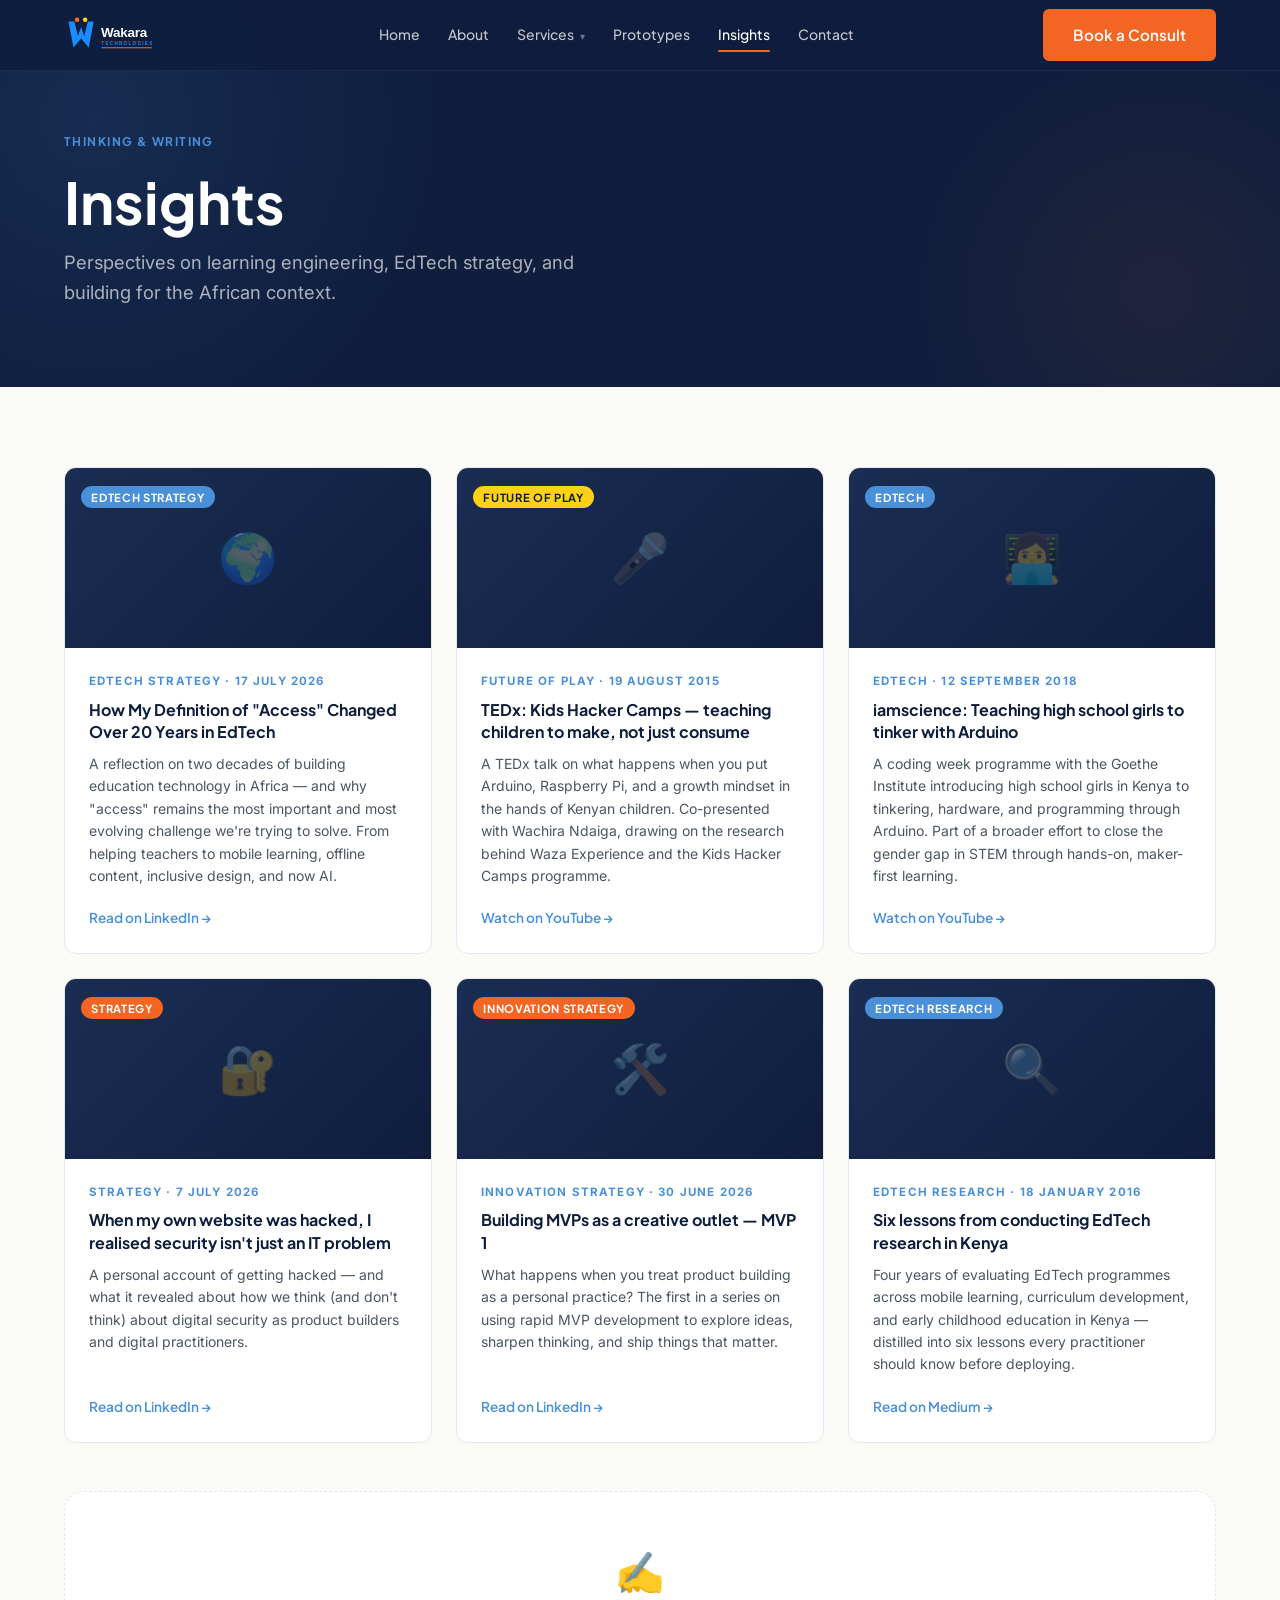
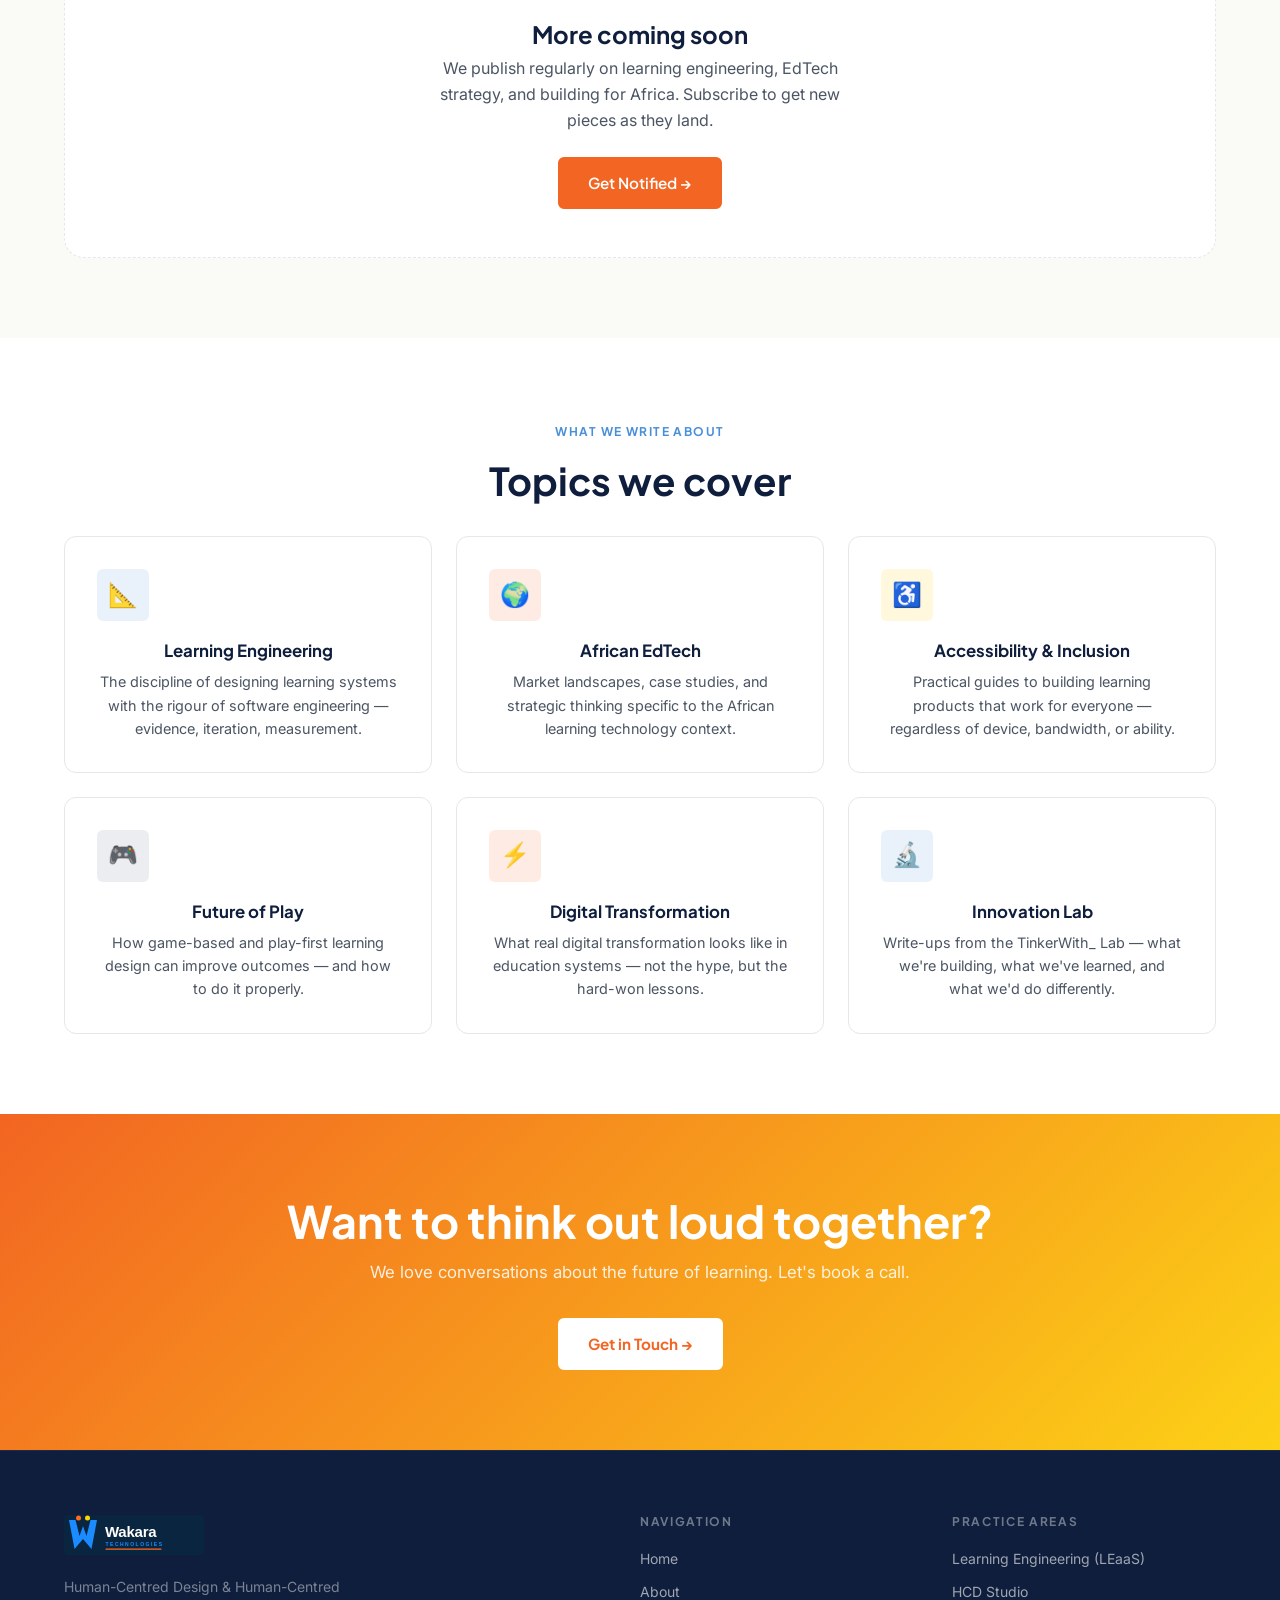
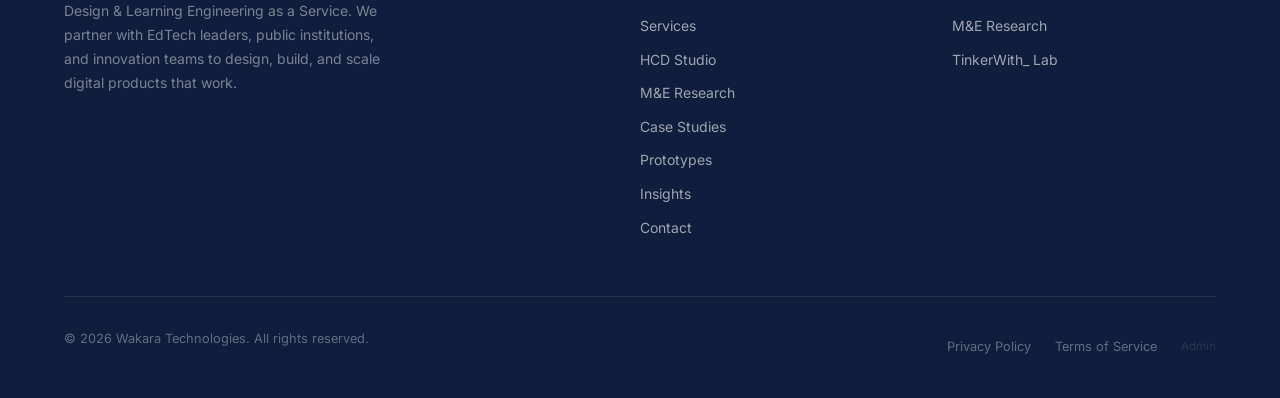
<file: insights.html>
<!DOCTYPE html>
<html lang="en">
<head>
  <meta charset="UTF-8" />
  <meta name="viewport" content="width=device-width, initial-scale=1.0" />
  <link rel="icon" type="image/svg+xml" href="assets/images/wakara_favicon.svg?v=2" />
  <link rel="icon" type="image/png" sizes="32x32" href="assets/images/wakara_favicon_32px.png?v=2" />
  <link rel="icon" type="image/png" sizes="16x16" href="assets/images/wakara_favicon_16px.png?v=2" />
  <link rel="icon" type="image/png" sizes="192x192" href="assets/images/wakara_favicon_192px.png?v=2" />
  <link rel="shortcut icon" href="favicon.ico?v=2" />
  <link rel="apple-touch-icon" sizes="180x180" href="apple-touch-icon.png?v=2" />
  <link rel="manifest" href="site.webmanifest" />
  <meta name="theme-color" content="#0f1e3d" />
  <meta name="description" content="Wakara Technologies Insights — Thinking and writing on Learning Engineering, EdTech, and digital transformation in Africa." />
  <title>Insights — Wakara Technologies</title>
  <link rel="canonical" href="https://www.wakaratech.com/insights.html" />
  <meta name="robots" content="index, follow, max-image-preview:large" />

  <!-- Open Graph -->
  <meta property="og:type" content="website" />
  <meta property="og:site_name" content="Wakara Technologies" />
  <meta property="og:locale" content="en_KE" />
  <meta property="og:url" content="https://www.wakaratech.com/insights.html" />
  <meta property="og:title" content="Insights — Wakara Technologies" />
  <meta property="og:description" content="Wakara Technologies Insights — Thinking and writing on Learning Engineering, EdTech, and digital transformation in Africa." />
  <meta property="og:image" content="https://www.wakaratech.com/assets/images/wakara_og_image.png?v=2" />
  <meta property="og:image:secure_url" content="https://www.wakaratech.com/assets/images/wakara_og_image.png?v=2" />
  <meta property="og:image:type" content="image/png" />
  <meta property="og:image:width" content="1200" />
  <meta property="og:image:height" content="630" />
  <meta property="og:image:alt" content="Wakara Technologies — Learning Engineering as a Service" />

  <!-- Twitter / X -->
  <meta name="twitter:card" content="summary_large_image" />
  <meta name="twitter:title" content="Insights — Wakara Technologies" />
  <meta name="twitter:description" content="Wakara Technologies Insights — Thinking and writing on Learning Engineering, EdTech, and digital transformation in Africa." />
  <meta name="twitter:image" content="https://www.wakaratech.com/assets/images/wakara_og_image.png?v=2" />
  <meta name="twitter:image:alt" content="Wakara Technologies — Learning Engineering as a Service" />
  <link rel="preconnect" href="https://fonts.googleapis.com" />
  <link rel="preconnect" href="https://fonts.gstatic.com" crossorigin />
  <link href="https://fonts.googleapis.com/css2?family=Plus+Jakarta+Sans:wght@400;500;600;700;800&family=Inter:wght@300;400;500;600&display=swap" rel="stylesheet" />
  <link rel="stylesheet" href="assets/css/theme.css" />
  <!-- Google tag (gtag.js) -->
  <script async src="https://www.googletagmanager.com/gtag/js?id=G-FQJL37L7R7"></script>
  <script>
    window.dataLayer = window.dataLayer || [];
    function gtag(){dataLayer.push(arguments);}
    gtag('js', new Date());
    gtag('config', 'G-FQJL37L7R7');
  </script>
</head>
<body>
  <a href="#main-content" class="skip-link">Skip to main content</a>

  <!-- ===================== NAVBAR ===================== -->
  <nav class="navbar" role="navigation" aria-label="Main navigation">
    <div class="container nav-inner">
      <a href="index.html" class="nav-logo" aria-label="Wakara Technologies home">
        <img src="assets/images/wakara_logo_navbar.svg" alt="Wakara Technologies" class="nav-logo-img" />
      </a>
      <ul class="nav-links" role="list">
        <li><a href="index.html">Home</a></li>
        <li><a href="about.html">About</a></li>
        <li class="has-dropdown">
          <a href="services.html">Services <span class="caret" aria-hidden="true">▾</span></a>
          <div class="nav-dropdown">
            <a href="services.html">Overview</a>
            <a href="hcd.html">HCD Studio</a>
            <a href="research.html">M&amp;E Research</a>
            <a href="case-studies.html">Case Studies</a>
          </div>
        </li>
        <li><a href="prototypes.html">Prototypes</a></li>
        <li><a href="insights.html" class="active">Insights</a></li>
        <li><a href="contact.html">Contact</a></li>
      </ul>
      <div class="nav-cta">
        <a href="https://calendar.app.google/kDBzfZApc8v6rd1K8" target="_blank" rel="noopener" class="btn btn-primary">Book a Consult</a>
      </div>
      <button class="hamburger" id="hamburger" aria-label="Toggle navigation" aria-expanded="false" aria-controls="mobileNav">
        <span></span><span></span><span></span>
      </button>
    </div>
  </nav>

  <div class="mobile-nav" id="mobileNav" aria-label="Mobile navigation">
    <a href="index.html">Home</a>
    <a href="about.html">About</a>
    <a href="services.html">Services</a>
    <a href="hcd.html">HCD Studio</a>
    <a href="research.html">M&amp;E Research</a>
    <a href="case-studies.html">Case Studies</a>
    <a href="prototypes.html">Prototypes</a>
    <a href="insights.html" class="active">Insights</a>
    <a href="contact.html">Contact</a>
    <div class="mobile-cta">
      <a href="https://calendar.app.google/kDBzfZApc8v6rd1K8" target="_blank" rel="noopener" class="btn btn-primary" style="width:100%;justify-content:center;">Book a Consult</a>
    </div>
  </div>

  <!-- ===================== PAGE HERO ===================== -->
  <header class="page-hero" aria-label="Insights page hero">
    <div class="container page-hero-content">
      <span class="section-label">Thinking &amp; Writing</span>
      <h1>Insights</h1>
      <p class="hero-sub">Perspectives on learning engineering, EdTech strategy, and building for the African context.</p>
    </div>
  </header>

  <!-- ===================== ARTICLES ===================== -->
  <section class="section section-cream" id="main-content" aria-label="Articles and insights">
    <div class="container">

      <div class="insights-grid" id="insights-grid">
        <div style="grid-column:1/-1;text-align:center;padding:3rem;color:var(--gray-400);">Loading articles…</div>
      </div>

      <!-- Coming soon placeholder -->
      <div style="margin-top:3rem;padding:3rem 2rem;background:var(--white);border-radius:var(--radius-lg);border:1px dashed var(--gray-200);text-align:center;">
        <div style="font-size:2.5rem;margin-bottom:1rem;" aria-hidden="true">✍️</div>
        <h3 style="color:var(--navy);margin-bottom:.5rem;">More coming soon</h3>
        <p style="color:var(--gray-600);max-width:400px;margin:0 auto;">We publish regularly on learning engineering, EdTech strategy, and building for Africa. Subscribe to get new pieces as they land.</p>
        <div style="margin-top:1.5rem;display:flex;gap:.75rem;justify-content:center;flex-wrap:wrap;">
          <a href="contact.html" class="btn btn-primary">Get Notified &rarr;</a>
        </div>
      </div>

    </div>
  </section>

  <!-- ===================== TOPICS ===================== -->
  <section class="section section-light" aria-labelledby="topics-heading">
    <div class="container text-center">
      <span class="section-label">What We Write About</span>
      <h2 id="topics-heading" style="margin-bottom:2rem;">Topics we cover</h2>

      <div class="services-grid">
        <div class="service-card card-hover">
          <div class="service-icon icon-sky">📐</div>
          <h3>Learning Engineering</h3>
          <p>The discipline of designing learning systems with the rigour of software engineering — evidence, iteration, measurement.</p>
        </div>
        <div class="service-card card-hover">
          <div class="service-icon icon-orange">🌍</div>
          <h3>African EdTech</h3>
          <p>Market landscapes, case studies, and strategic thinking specific to the African learning technology context.</p>
        </div>
        <div class="service-card card-hover">
          <div class="service-icon icon-yellow">♿</div>
          <h3>Accessibility &amp; Inclusion</h3>
          <p>Practical guides to building learning products that work for everyone — regardless of device, bandwidth, or ability.</p>
        </div>
        <div class="service-card card-hover">
          <div class="service-icon icon-navy">🎮</div>
          <h3>Future of Play</h3>
          <p>How game-based and play-first learning design can improve outcomes — and how to do it properly.</p>
        </div>
        <div class="service-card card-hover">
          <div class="service-icon icon-orange">⚡</div>
          <h3>Digital Transformation</h3>
          <p>What real digital transformation looks like in education systems — not the hype, but the hard-won lessons.</p>
        </div>
        <div class="service-card card-hover">
          <div class="service-icon icon-sky">🔬</div>
          <h3>Innovation Lab</h3>
          <p>Write-ups from the TinkerWith_ Lab — what we're building, what we've learned, and what we'd do differently.</p>
        </div>
      </div>
    </div>
  </section>

  <!-- ===================== CTA ===================== -->
  <section class="cta-banner" aria-label="Call to action">
    <div class="container">
      <h2>Want to think out loud together?</h2>
      <p>We love conversations about the future of learning. Let's book a call.</p>
      <a href="contact.html" class="btn btn-white">Get in Touch &rarr;</a>
    </div>
  </section>

  <!-- ===================== FOOTER ===================== -->
  <footer class="footer" role="contentinfo">
    <div class="container">
      <div class="footer-grid">
        <div class="footer-brand">
          <img src="assets/images/wakara_logo_dark_bg.svg" alt="Wakara Technologies" class="footer-logo-img" />
          <p class="footer-tagline">Human-Centred Design &amp; Human-Centred Design &amp; Learning Engineering as a Service. We partner with EdTech leaders, public institutions, and innovation teams to design, build, and scale digital products that work.</p>
        </div>
        <div class="footer-col">
          <h4>Navigation</h4>
          <ul>
            <li><a href="index.html">Home</a></li>
            <li><a href="about.html">About</a></li>
            <li><a href="services.html">Services</a></li>
            <li><a href="hcd.html">HCD Studio</a></li>
            <li><a href="research.html">M&amp;E Research</a></li>
            <li><a href="case-studies.html">Case Studies</a></li>
            <li><a href="prototypes.html">Prototypes</a></li>
            <li><a href="insights.html">Insights</a></li>
            <li><a href="contact.html">Contact</a></li>
          </ul>
        </div>
        <div class="footer-col">
          <h4>Practice Areas</h4>
          <ul>
            <li><a href="services.html">Learning Engineering (LEaaS)</a></li>
            <li><a href="hcd.html">HCD Studio</a></li>
            <li><a href="research.html">M&amp;E Research</a></li>
            <li><a href="prototypes.html">TinkerWith_ Lab</a></li>
          </ul>
        </div>
      </div>
      <div class="footer-bottom">
        <p class="footer-copy">&copy; 2026 Wakara Technologies. All rights reserved.</p>
        <div class="footer-legal">
          <a href="privacy.html">Privacy Policy</a>
          <a href="#">Terms of Service</a>
          <a href="admin.html" style="opacity:.3;font-size:.72rem;">Admin</a>
        </div>
      </div>
    </div>
  </footer>

  <script src="assets/js/theme.js"></script>
  <script>
    const catColors = {
      'Strategy':'var(--orange)','Accessibility':'var(--sky)','AI in Learning':'var(--navy)',
      'Future of Play':'var(--yellow)','Innovation Strategy':'var(--orange)','EdTech':'var(--sky)'
    };
    const catText = {
      'Strategy':'var(--white)','Accessibility':'var(--white)','AI in Learning':'var(--white)',
      'Future of Play':'var(--navy)','Innovation Strategy':'var(--white)','EdTech':'var(--white)'
    };
    fetch('content.json?v=' + Date.now())
      .then(r => r.json())
      .then(data => {
        const grid = document.getElementById('insights-grid');
        if (!data.insights || !data.insights.length) {
          grid.innerHTML = '<div style="grid-column:1/-1;text-align:center;padding:3rem;"><p style="color:var(--gray-400);">No articles yet — check back soon.</p></div>';
          return;
        }
        grid.innerHTML = data.insights.map(a => {
          const bg = catColors[a.category] || 'var(--sky)';
          const fg = catText[a.category] || 'var(--white)';
          const extUrl = a.url || a.linkedin_url;
          const extLabel = a.url_label || (a.linkedin_url ? 'Read on LinkedIn' : 'Read more');
          const link = extUrl
            ? `<a href="${extUrl}" target="_blank" rel="noopener" class="insight-link">${extLabel} &rarr;</a>`
            : `<span style="font-size:.8rem;color:var(--gray-400);font-style:italic;">Coming soon</span>`;
          const fmt = a.date ? new Date(a.date).toLocaleDateString('en-GB',{day:'numeric',month:'long',year:'numeric'}) : '';
          return `
          <article class="insight-card card-hover">
            <div class="insight-img">
              <div class="insight-img-inner" aria-hidden="true">${a.emoji || '📝'}</div>
              <div style="position:absolute;top:1rem;left:1rem;">
                <span style="background:${bg};color:${fg};font-size:.7rem;font-weight:700;padding:.25rem .65rem;border-radius:999px;letter-spacing:.06em;text-transform:uppercase;font-family:var(--font-head);">${a.category}</span>
              </div>
            </div>
            <div class="insight-body">
              <div class="insight-cat">${a.category}${fmt ? ' &middot; ' + fmt : ''}</div>
              <h3>${a.title}</h3>
              <p>${a.excerpt}</p>
              ${link}
            </div>
          </article>`;
        }).join('');
      });
  </script>
</body>
</html>
</file>
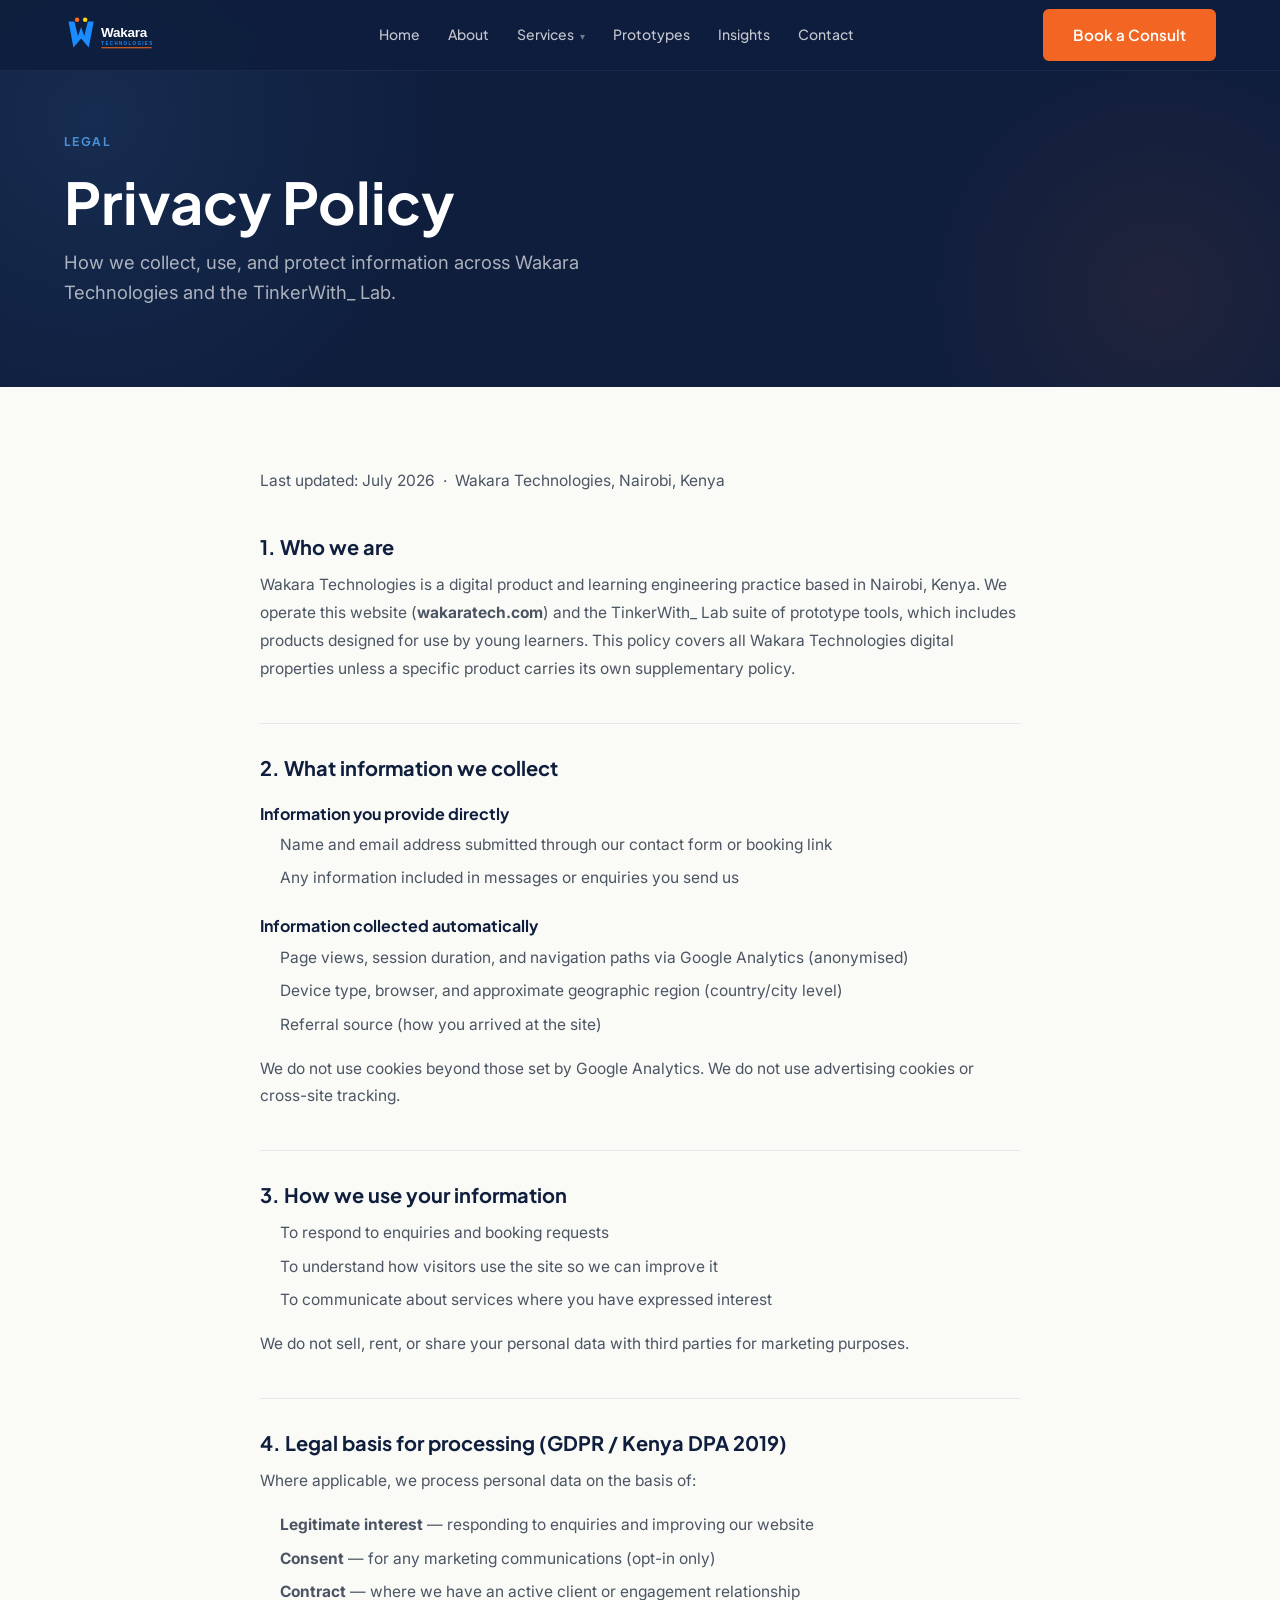
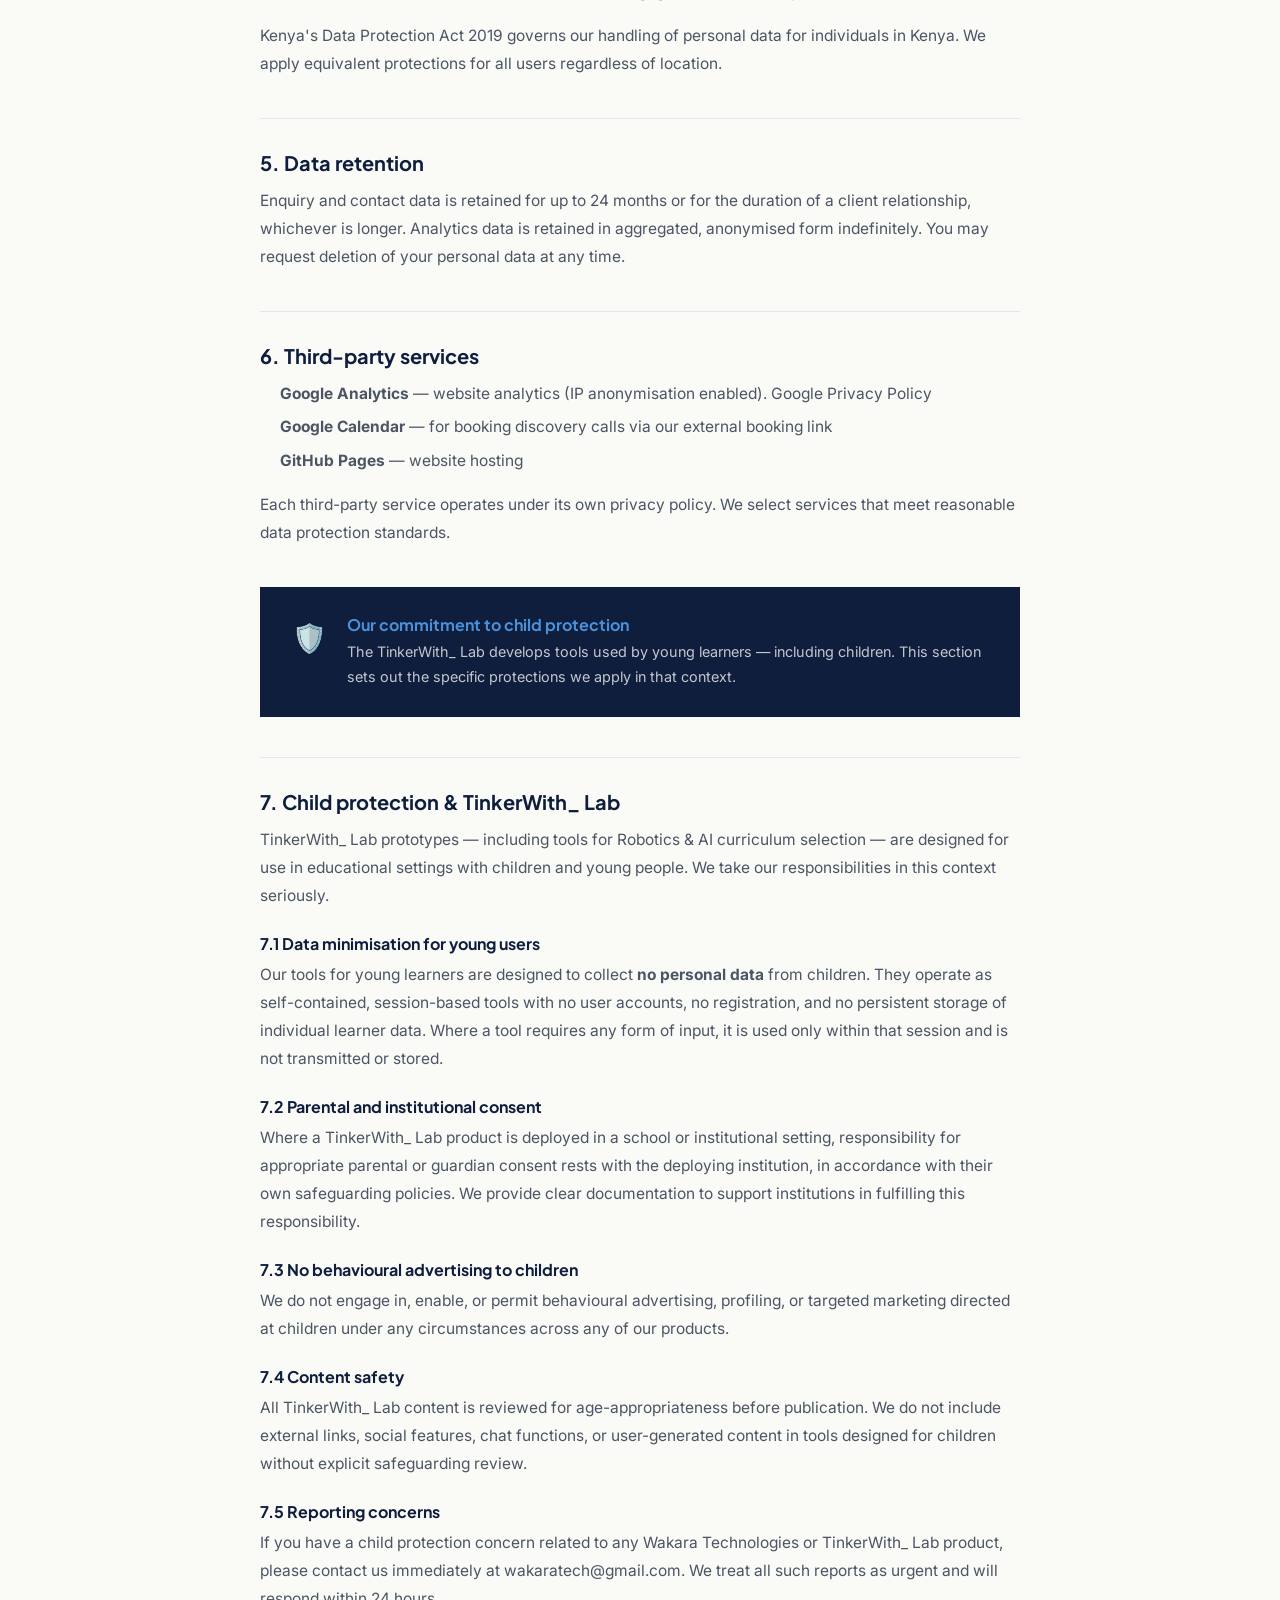
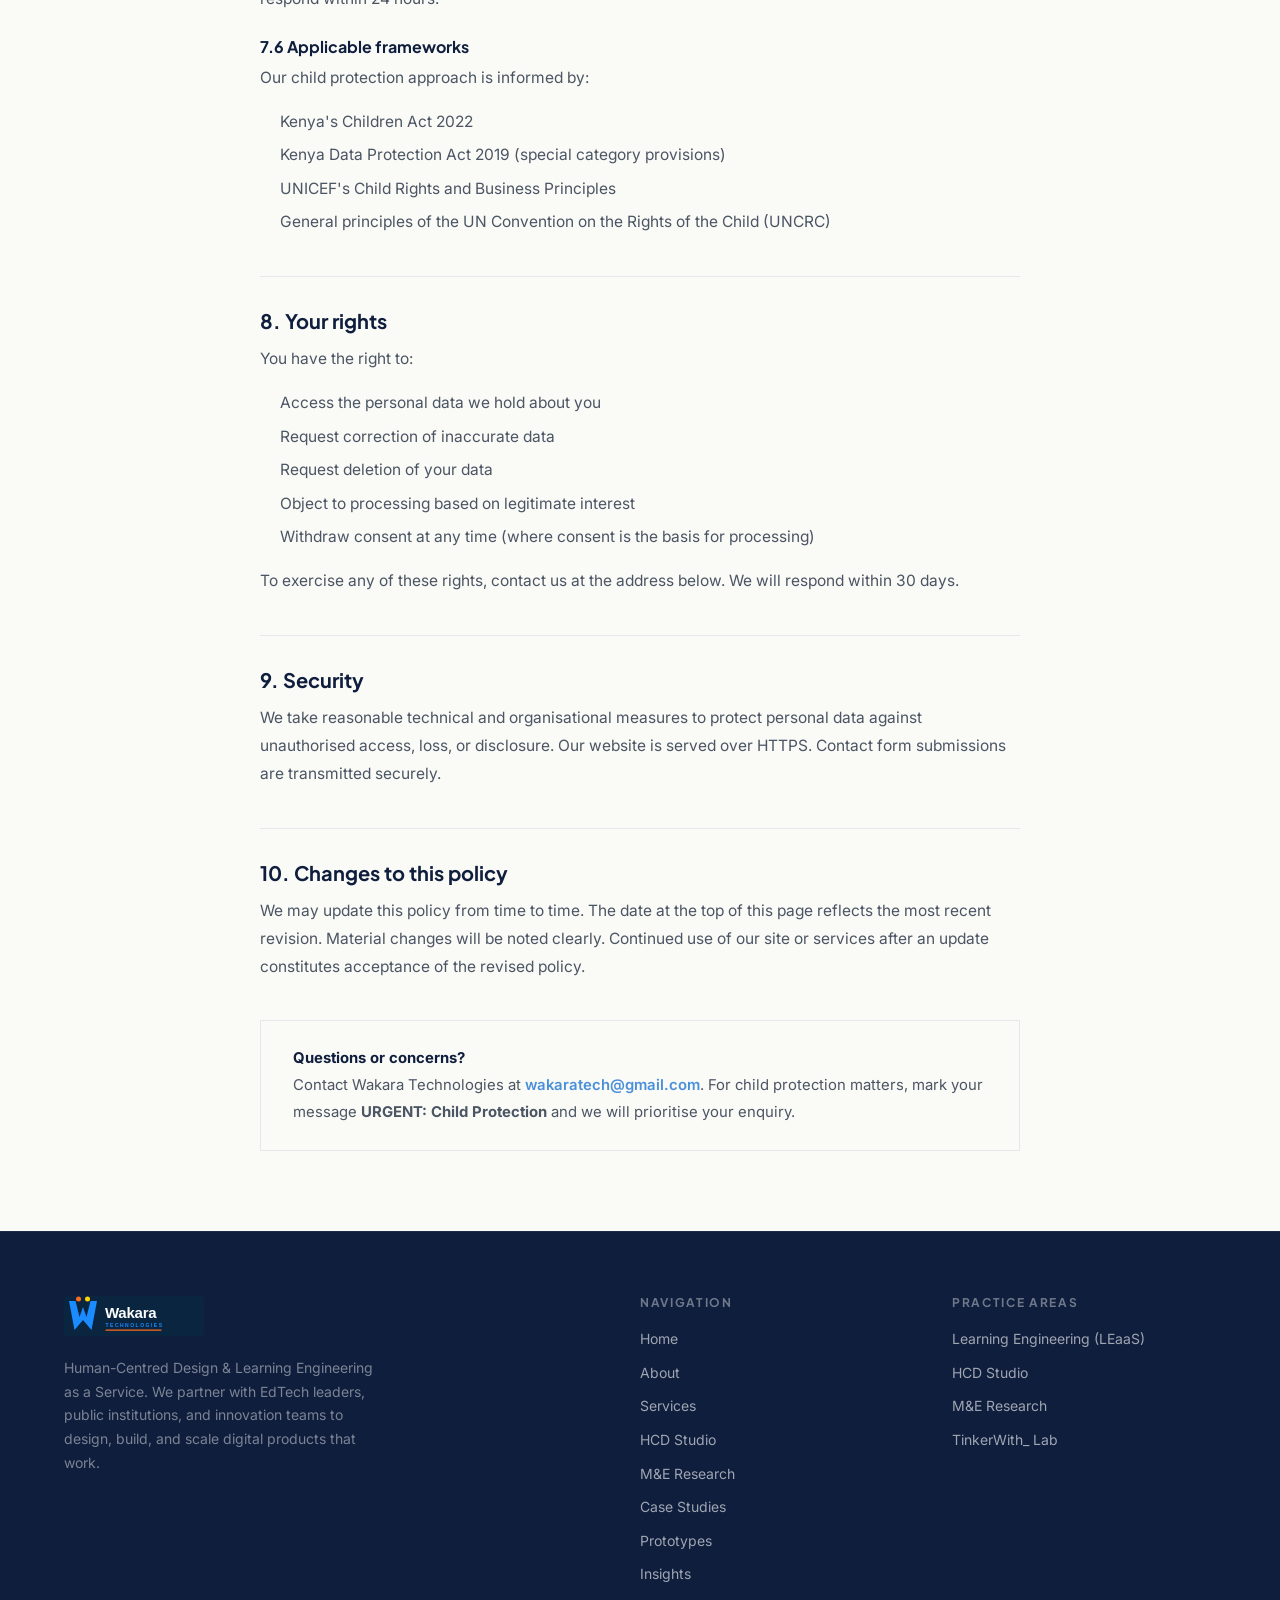
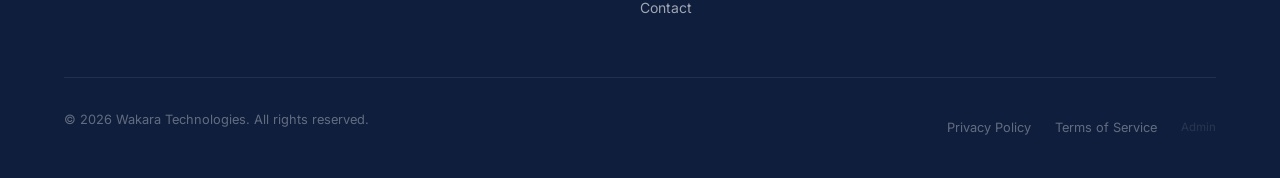
<file: privacy.html>
<!DOCTYPE html>
<html lang="en">
<head>
  <meta charset="UTF-8" />
  <meta name="viewport" content="width=device-width, initial-scale=1.0" />
  <link rel="icon" type="image/svg+xml" href="assets/images/wakara_favicon.svg?v=2" />
  <link rel="icon" type="image/png" sizes="32x32" href="assets/images/wakara_favicon_32px.png?v=2" />
  <link rel="icon" type="image/png" sizes="16x16" href="assets/images/wakara_favicon_16px.png?v=2" />
  <link rel="icon" type="image/png" sizes="192x192" href="assets/images/wakara_favicon_192px.png?v=2" />
  <link rel="shortcut icon" href="favicon.ico?v=2" />
  <link rel="apple-touch-icon" sizes="180x180" href="apple-touch-icon.png?v=2" />
  <link rel="manifest" href="site.webmanifest" />
  <meta name="theme-color" content="#0f1e3d" />
  <meta name="description" content="Privacy Policy — Wakara Technologies. How we collect, use, and protect your data, including our child protection commitments for TinkerWith_ Lab." />
  <title>Privacy Policy — Wakara Technologies</title>
  <link rel="canonical" href="https://www.wakaratech.com/privacy.html" />
  <meta name="robots" content="index, follow, max-image-preview:large" />

  <!-- Open Graph -->
  <meta property="og:type" content="website" />
  <meta property="og:site_name" content="Wakara Technologies" />
  <meta property="og:locale" content="en_KE" />
  <meta property="og:url" content="https://www.wakaratech.com/privacy.html" />
  <meta property="og:title" content="Privacy Policy — Wakara Technologies" />
  <meta property="og:description" content="Privacy Policy — Wakara Technologies. How we collect, use, and protect your data, including our child protection commitments for TinkerWith_ Lab." />
  <meta property="og:image" content="https://www.wakaratech.com/assets/images/wakara_og_image.png?v=2" />
  <meta property="og:image:secure_url" content="https://www.wakaratech.com/assets/images/wakara_og_image.png?v=2" />
  <meta property="og:image:type" content="image/png" />
  <meta property="og:image:width" content="1200" />
  <meta property="og:image:height" content="630" />
  <meta property="og:image:alt" content="Wakara Technologies — Learning Engineering as a Service" />

  <!-- Twitter / X -->
  <meta name="twitter:card" content="summary_large_image" />
  <meta name="twitter:title" content="Privacy Policy — Wakara Technologies" />
  <meta name="twitter:description" content="Privacy Policy — Wakara Technologies. How we collect, use, and protect your data, including our child protection commitments for TinkerWith_ Lab." />
  <meta name="twitter:image" content="https://www.wakaratech.com/assets/images/wakara_og_image.png?v=2" />
  <meta name="twitter:image:alt" content="Wakara Technologies — Learning Engineering as a Service" />
  <link rel="preconnect" href="https://fonts.googleapis.com" />
  <link rel="preconnect" href="https://fonts.gstatic.com" crossorigin />
  <link href="https://fonts.googleapis.com/css2?family=Plus+Jakarta+Sans:wght@400;500;600;700;800&family=Inter:wght@300;400;500;600&display=swap" rel="stylesheet" />
  <link rel="stylesheet" href="assets/css/theme.css" />
  <style>
    .policy-body { max-width: 760px; margin: 0 auto; }
    .policy-body h2 { font-size: 1.25rem; color: var(--navy); margin: 2.5rem 0 .75rem; padding-top: 2rem; border-top: 1px solid var(--gray-200); }
    .policy-body h2:first-of-type { border-top: none; padding-top: 0; margin-top: 0; }
    .policy-body h3 { font-size: 1rem; color: var(--navy); margin: 1.5rem 0 .5rem; }
    .policy-body p, .policy-body li { font-size: .97rem; color: var(--gray-600); line-height: 1.8; }
    .policy-body ul { padding-left: 1.25rem; margin: .5rem 0 1rem; }
    .policy-body ul li { margin-bottom: .35rem; }
    .policy-meta { font-size: .85rem; color: var(--gray-400); margin-bottom: 2.5rem; }
    .child-banner {
      background: var(--navy);
      border-radius: var(--radius);
      padding: 1.75rem 2rem;
      margin: 2.5rem 0;
      display: flex;
      gap: 1.25rem;
      align-items: flex-start;
    }
    .child-banner-icon { font-size: 1.75rem; flex-shrink: 0; margin-top: .1rem; }
    .child-banner h3 { color: var(--sky); margin: 0 0 .4rem; font-size: 1rem; }
    .child-banner p { color: rgba(255,255,255,.75); margin: 0; font-size: .9rem; line-height: 1.7; }
    .contact-box {
      background: var(--cream);
      border-radius: var(--radius);
      border: 1px solid var(--gray-200);
      padding: 1.5rem 2rem;
      margin-top: 2.5rem;
    }
    .contact-box p { margin: 0; font-size: .93rem; color: var(--gray-600); }
    .contact-box a { color: var(--sky); font-weight: 600; }
  </style>
  <!-- Google tag (gtag.js) -->
  <script async src="https://www.googletagmanager.com/gtag/js?id=G-FQJL37L7R7"></script>
  <script>
    window.dataLayer = window.dataLayer || [];
    function gtag(){dataLayer.push(arguments);}
    gtag('js', new Date());
    gtag('config', 'G-FQJL37L7R7');
  </script>
</head>
<body>
  <a href="#main-content" class="skip-link">Skip to main content</a>

  <!-- ===================== NAVBAR ===================== -->
  <nav class="navbar" role="navigation" aria-label="Main navigation">
    <div class="container nav-inner">
      <a href="index.html" class="nav-logo" aria-label="Wakara Technologies home">
        <img src="assets/images/wakara_logo_navbar.svg" alt="Wakara Technologies" class="nav-logo-img" />
      </a>
      <ul class="nav-links" role="list">
        <li><a href="index.html">Home</a></li>
        <li><a href="about.html">About</a></li>
        <li class="has-dropdown">
          <a href="services.html">Services <span class="caret" aria-hidden="true">▾</span></a>
          <div class="nav-dropdown">
            <a href="services.html">Overview</a>
            <a href="hcd.html">HCD Studio</a>
            <a href="research.html">M&amp;E Research</a>
            <a href="case-studies.html">Case Studies</a>
          </div>
        </li>
        <li><a href="prototypes.html">Prototypes</a></li>
        <li><a href="insights.html">Insights</a></li>
        <li><a href="contact.html">Contact</a></li>
      </ul>
      <div class="nav-cta">
        <a href="https://calendar.app.google/kDBzfZApc8v6rd1K8" target="_blank" rel="noopener" class="btn btn-primary">Book a Consult</a>
      </div>
      <button class="hamburger" id="hamburger" aria-label="Toggle navigation" aria-expanded="false" aria-controls="mobileNav">
        <span></span><span></span><span></span>
      </button>
    </div>
  </nav>

  <div class="mobile-nav" id="mobileNav" aria-label="Mobile navigation">
    <a href="index.html">Home</a>
    <a href="about.html">About</a>
    <a href="services.html">Services</a>
    <a href="hcd.html">HCD Studio</a>
    <a href="research.html">M&amp;E Research</a>
    <a href="case-studies.html">Case Studies</a>
    <a href="prototypes.html">Prototypes</a>
    <a href="insights.html">Insights</a>
    <a href="contact.html">Contact</a>
    <div class="mobile-cta">
      <a href="https://calendar.app.google/kDBzfZApc8v6rd1K8" target="_blank" rel="noopener" class="btn btn-primary" style="width:100%;justify-content:center;">Book a Consult</a>
    </div>
  </div>

  <!-- ===================== PAGE HERO ===================== -->
  <header class="page-hero" aria-label="Privacy Policy page hero">
    <div class="container page-hero-content">
      <span class="section-label">Legal</span>
      <h1>Privacy Policy</h1>
      <p class="hero-sub">How we collect, use, and protect information across Wakara Technologies and the TinkerWith_ Lab.</p>
    </div>
  </header>

  <!-- ===================== POLICY CONTENT ===================== -->
  <section class="section section-cream" id="main-content">
    <div class="container">
      <div class="policy-body">

        <p class="policy-meta">Last updated: July 2026 &nbsp;·&nbsp; Wakara Technologies, Nairobi, Kenya</p>

        <h2>1. Who we are</h2>
        <p>Wakara Technologies is a digital product and learning engineering practice based in Nairobi, Kenya. We operate this website (<strong>wakaratech.com</strong>) and the TinkerWith_ Lab suite of prototype tools, which includes products designed for use by young learners. This policy covers all Wakara Technologies digital properties unless a specific product carries its own supplementary policy.</p>

        <h2>2. What information we collect</h2>
        <h3>Information you provide directly</h3>
        <ul>
          <li>Name and email address submitted through our contact form or booking link</li>
          <li>Any information included in messages or enquiries you send us</li>
        </ul>
        <h3>Information collected automatically</h3>
        <ul>
          <li>Page views, session duration, and navigation paths via Google Analytics (anonymised)</li>
          <li>Device type, browser, and approximate geographic region (country/city level)</li>
          <li>Referral source (how you arrived at the site)</li>
        </ul>
        <p>We do not use cookies beyond those set by Google Analytics. We do not use advertising cookies or cross-site tracking.</p>

        <h2>3. How we use your information</h2>
        <ul>
          <li>To respond to enquiries and booking requests</li>
          <li>To understand how visitors use the site so we can improve it</li>
          <li>To communicate about services where you have expressed interest</li>
        </ul>
        <p>We do not sell, rent, or share your personal data with third parties for marketing purposes.</p>

        <h2>4. Legal basis for processing (GDPR / Kenya DPA 2019)</h2>
        <p>Where applicable, we process personal data on the basis of:</p>
        <ul>
          <li><strong>Legitimate interest</strong> — responding to enquiries and improving our website</li>
          <li><strong>Consent</strong> — for any marketing communications (opt-in only)</li>
          <li><strong>Contract</strong> — where we have an active client or engagement relationship</li>
        </ul>
        <p>Kenya's Data Protection Act 2019 governs our handling of personal data for individuals in Kenya. We apply equivalent protections for all users regardless of location.</p>

        <h2>5. Data retention</h2>
        <p>Enquiry and contact data is retained for up to 24 months or for the duration of a client relationship, whichever is longer. Analytics data is retained in aggregated, anonymised form indefinitely. You may request deletion of your personal data at any time.</p>

        <h2>6. Third-party services</h2>
        <ul>
          <li><strong>Google Analytics</strong> — website analytics (IP anonymisation enabled). <a href="https://policies.google.com/privacy" target="_blank" rel="noopener">Google Privacy Policy</a></li>
          <li><strong>Google Calendar</strong> — for booking discovery calls via our external booking link</li>
          <li><strong>GitHub Pages</strong> — website hosting</li>
        </ul>
        <p>Each third-party service operates under its own privacy policy. We select services that meet reasonable data protection standards.</p>

        <!-- CHILD PROTECTION SECTION -->
        <div class="child-banner" role="note" aria-label="Child protection commitment">
          <div class="child-banner-icon" aria-hidden="true">🛡️</div>
          <div>
            <h3>Our commitment to child protection</h3>
            <p>The TinkerWith_ Lab develops tools used by young learners — including children. This section sets out the specific protections we apply in that context.</p>
          </div>
        </div>

        <h2>7. Child protection &amp; TinkerWith_ Lab</h2>
        <p>TinkerWith_ Lab prototypes — including tools for Robotics &amp; AI curriculum selection — are designed for use in educational settings with children and young people. We take our responsibilities in this context seriously.</p>

        <h3>7.1 Data minimisation for young users</h3>
        <p>Our tools for young learners are designed to collect <strong>no personal data</strong> from children. They operate as self-contained, session-based tools with no user accounts, no registration, and no persistent storage of individual learner data. Where a tool requires any form of input, it is used only within that session and is not transmitted or stored.</p>

        <h3>7.2 Parental and institutional consent</h3>
        <p>Where a TinkerWith_ Lab product is deployed in a school or institutional setting, responsibility for appropriate parental or guardian consent rests with the deploying institution, in accordance with their own safeguarding policies. We provide clear documentation to support institutions in fulfilling this responsibility.</p>

        <h3>7.3 No behavioural advertising to children</h3>
        <p>We do not engage in, enable, or permit behavioural advertising, profiling, or targeted marketing directed at children under any circumstances across any of our products.</p>

        <h3>7.4 Content safety</h3>
        <p>All TinkerWith_ Lab content is reviewed for age-appropriateness before publication. We do not include external links, social features, chat functions, or user-generated content in tools designed for children without explicit safeguarding review.</p>

        <h3>7.5 Reporting concerns</h3>
        <p>If you have a child protection concern related to any Wakara Technologies or TinkerWith_ Lab product, please contact us immediately at <a href="mailto:wakaratech@gmail.com">wakaratech@gmail.com</a>. We treat all such reports as urgent and will respond within 24 hours.</p>

        <h3>7.6 Applicable frameworks</h3>
        <p>Our child protection approach is informed by:</p>
        <ul>
          <li>Kenya's Children Act 2022</li>
          <li>Kenya Data Protection Act 2019 (special category provisions)</li>
          <li>UNICEF's Child Rights and Business Principles</li>
          <li>General principles of the UN Convention on the Rights of the Child (UNCRC)</li>
        </ul>

        <h2>8. Your rights</h2>
        <p>You have the right to:</p>
        <ul>
          <li>Access the personal data we hold about you</li>
          <li>Request correction of inaccurate data</li>
          <li>Request deletion of your data</li>
          <li>Object to processing based on legitimate interest</li>
          <li>Withdraw consent at any time (where consent is the basis for processing)</li>
        </ul>
        <p>To exercise any of these rights, contact us at the address below. We will respond within 30 days.</p>

        <h2>9. Security</h2>
        <p>We take reasonable technical and organisational measures to protect personal data against unauthorised access, loss, or disclosure. Our website is served over HTTPS. Contact form submissions are transmitted securely.</p>

        <h2>10. Changes to this policy</h2>
        <p>We may update this policy from time to time. The date at the top of this page reflects the most recent revision. Material changes will be noted clearly. Continued use of our site or services after an update constitutes acceptance of the revised policy.</p>

        <div class="contact-box">
          <p><strong style="color:var(--navy);">Questions or concerns?</strong><br />
          Contact Wakara Technologies at <a href="mailto:wakaratech@gmail.com">wakaratech@gmail.com</a>. For child protection matters, mark your message <strong>URGENT: Child Protection</strong> and we will prioritise your enquiry.</p>
        </div>

      </div>
    </div>
  </section>

  <!-- ===================== FOOTER ===================== -->
  <footer class="footer" role="contentinfo">
    <div class="container">
      <div class="footer-grid">
        <div class="footer-brand">
          <img src="assets/images/wakara_logo_dark_bg.svg" alt="Wakara Technologies" class="footer-logo-img" />
          <p class="footer-tagline">Human-Centred Design &amp; Learning Engineering as a Service. We partner with EdTech leaders, public institutions, and innovation teams to design, build, and scale digital products that work.</p>
        </div>
        <div class="footer-col">
          <h4>Navigation</h4>
          <ul>
            <li><a href="index.html">Home</a></li>
            <li><a href="about.html">About</a></li>
            <li><a href="services.html">Services</a></li>
            <li><a href="hcd.html">HCD Studio</a></li>
            <li><a href="research.html">M&amp;E Research</a></li>
            <li><a href="case-studies.html">Case Studies</a></li>
            <li><a href="prototypes.html">Prototypes</a></li>
            <li><a href="insights.html">Insights</a></li>
            <li><a href="contact.html">Contact</a></li>
          </ul>
        </div>
        <div class="footer-col">
          <h4>Practice Areas</h4>
          <ul>
            <li><a href="services.html">Learning Engineering (LEaaS)</a></li>
            <li><a href="hcd.html">HCD Studio</a></li>
            <li><a href="research.html">M&amp;E Research</a></li>
            <li><a href="prototypes.html">TinkerWith_ Lab</a></li>
          </ul>
        </div>
      </div>
      <div class="footer-bottom">
        <p class="footer-copy">&copy; 2026 Wakara Technologies. All rights reserved.</p>
        <div class="footer-legal">
          <a href="privacy.html" class="active">Privacy Policy</a>
          <a href="#">Terms of Service</a>
          <a href="admin.html" style="opacity:.3;font-size:.72rem;">Admin</a>
        </div>
      </div>
    </div>
  </footer>

  <script src="assets/js/theme.js"></script>
</body>
</html>
</file>
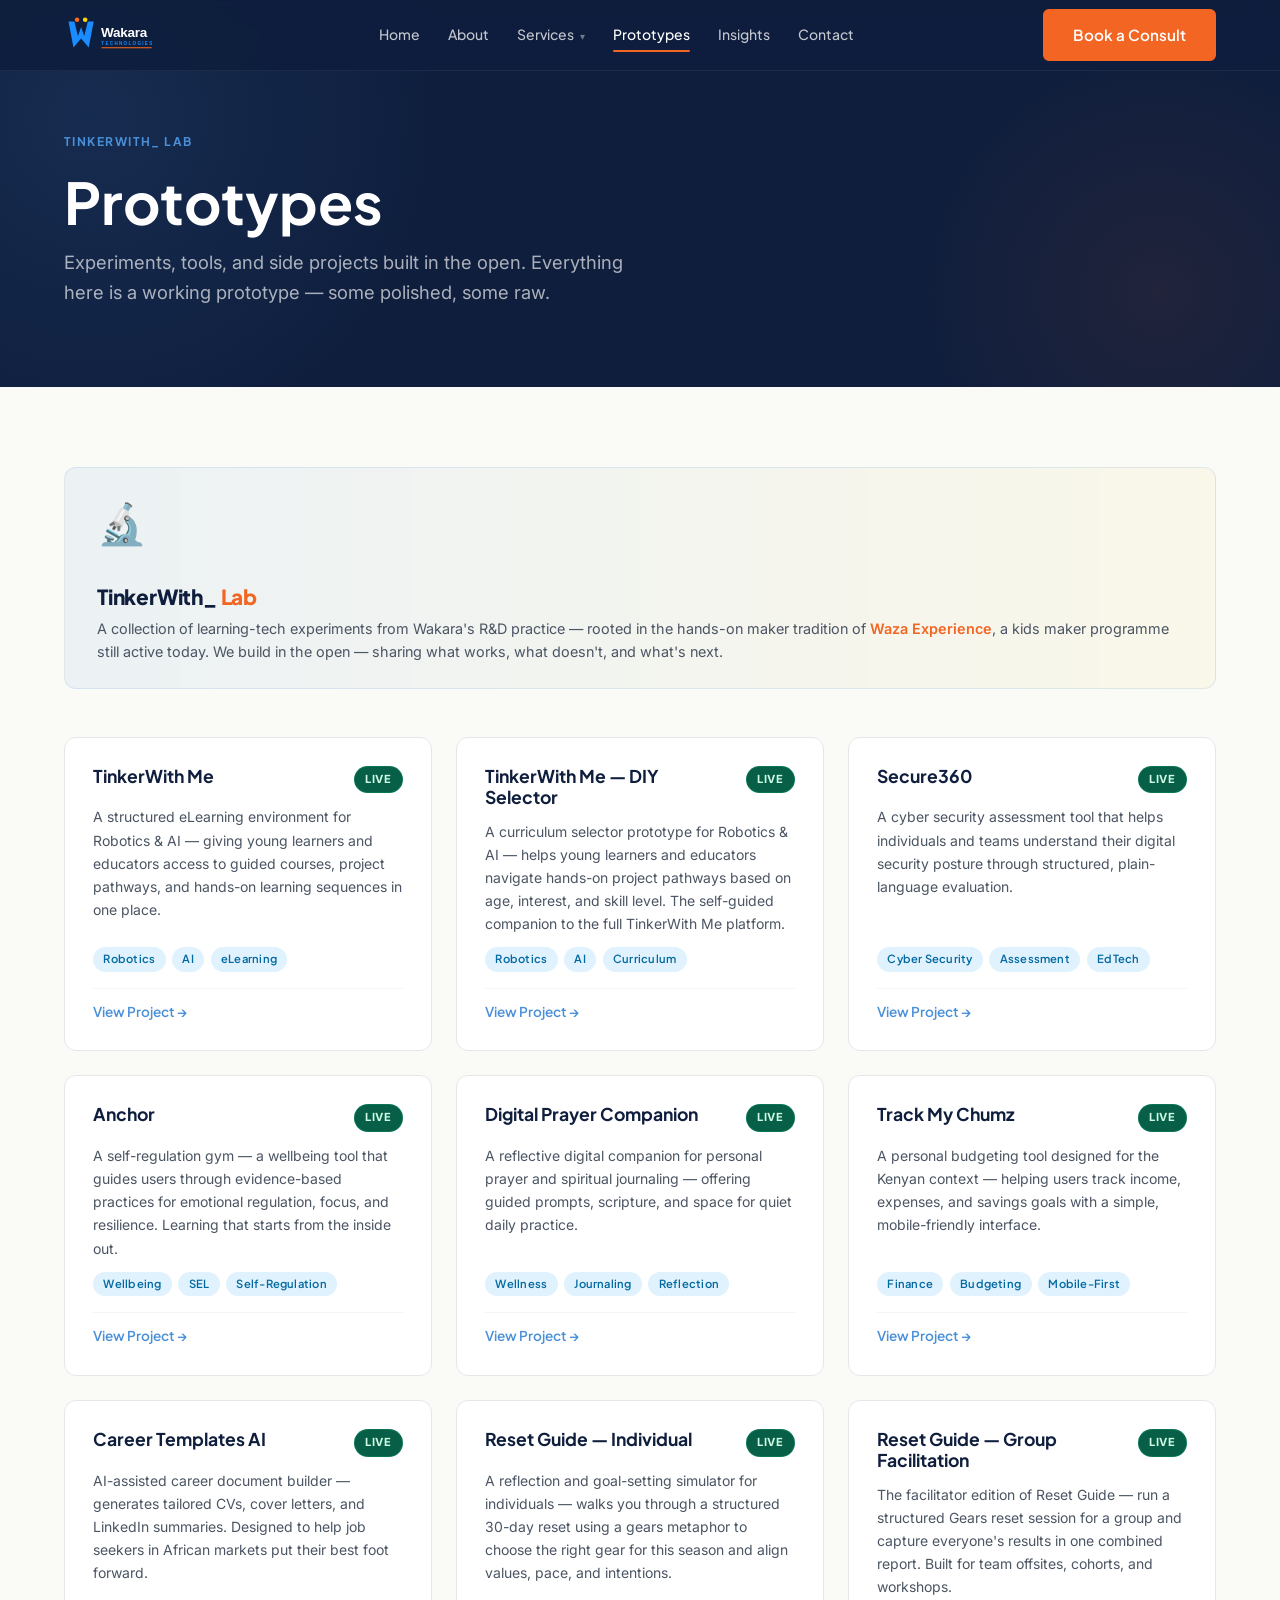
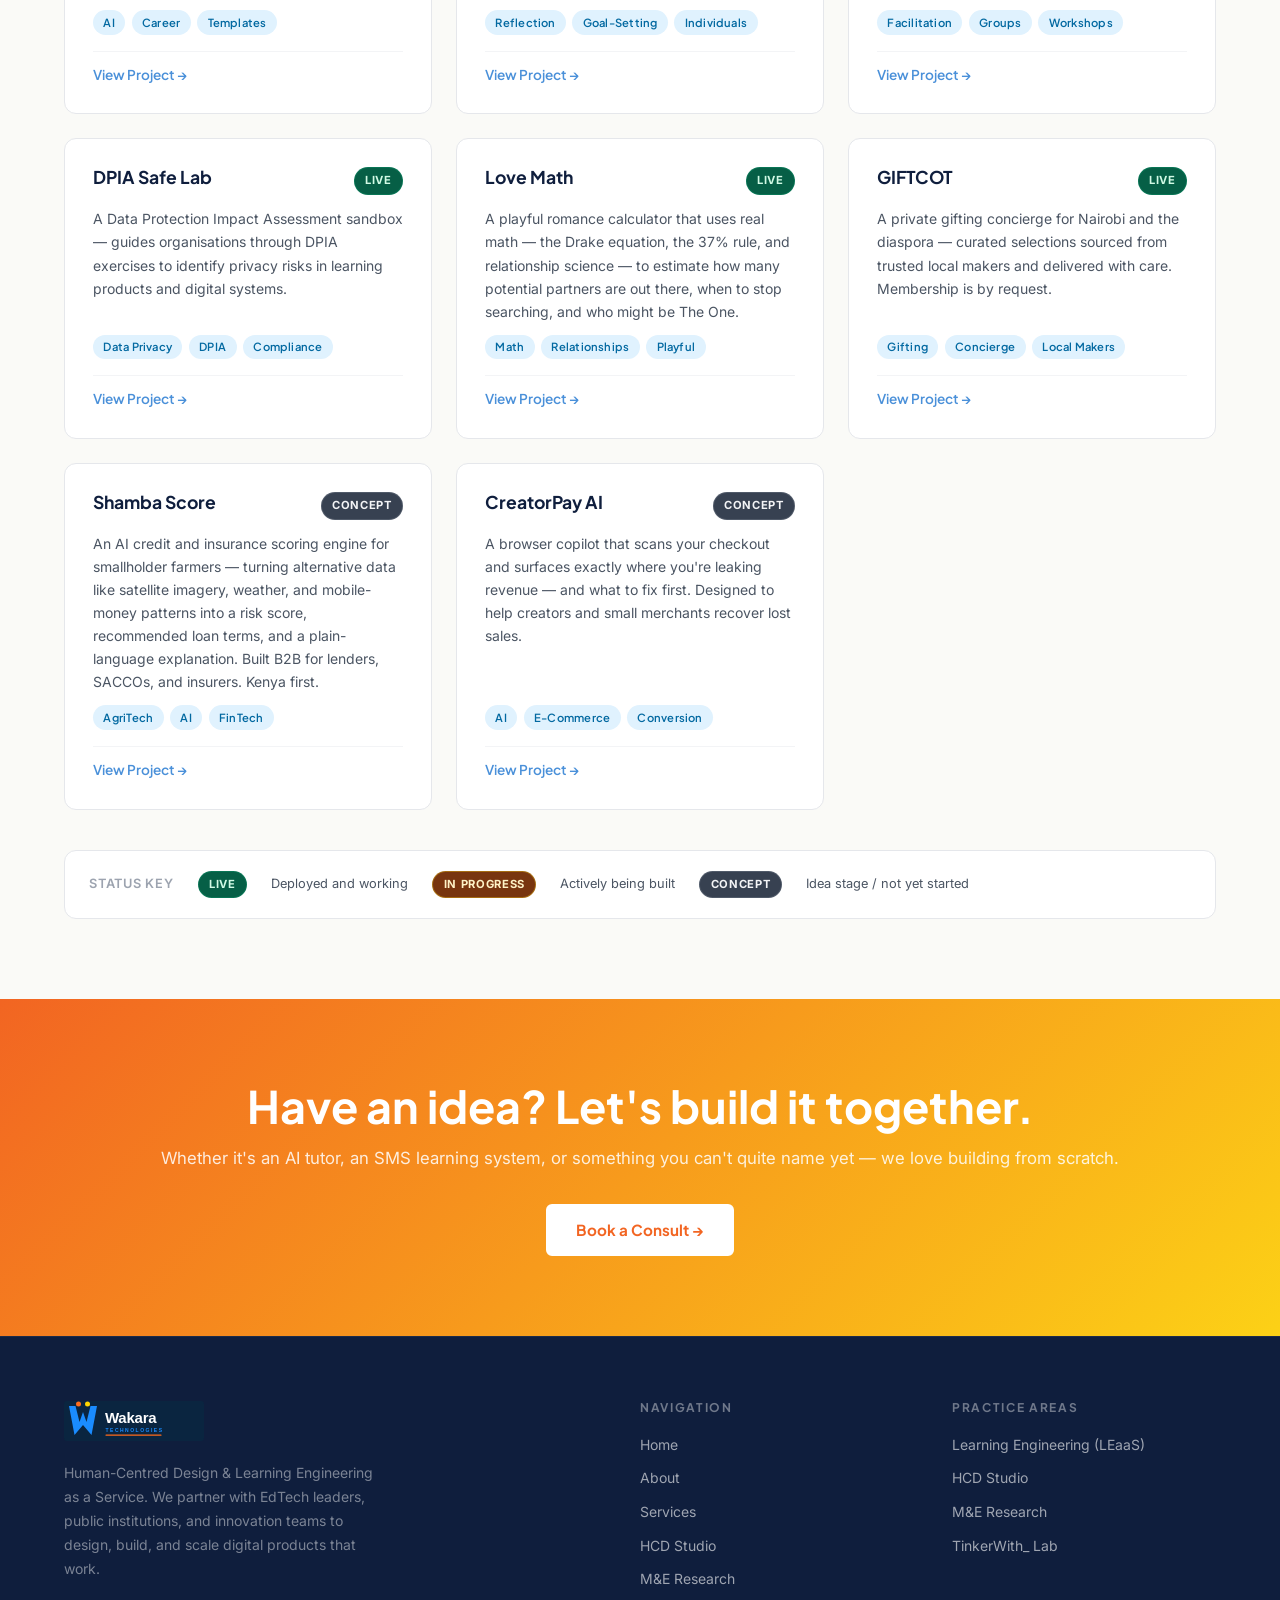
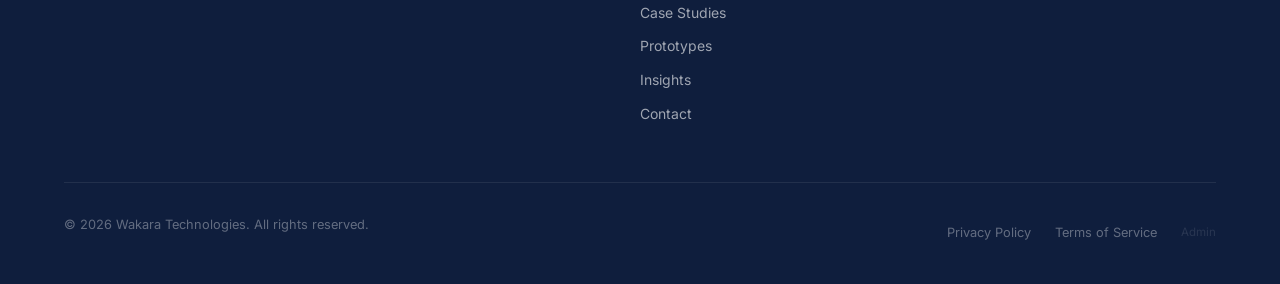
<file: prototypes.html>
<!DOCTYPE html>
<html lang="en">
<head>
  <meta charset="UTF-8" />
  <meta name="viewport" content="width=device-width, initial-scale=1.0" />
  <link rel="icon" type="image/svg+xml" href="assets/images/wakara_favicon.svg?v=2" />
  <link rel="icon" type="image/png" sizes="32x32" href="assets/images/wakara_favicon_32px.png?v=2" />
  <link rel="icon" type="image/png" sizes="16x16" href="assets/images/wakara_favicon_16px.png?v=2" />
  <link rel="icon" type="image/png" sizes="192x192" href="assets/images/wakara_favicon_192px.png?v=2" />
  <link rel="shortcut icon" href="favicon.ico?v=2" />
  <link rel="apple-touch-icon" sizes="180x180" href="apple-touch-icon.png?v=2" />
  <link rel="manifest" href="site.webmanifest" />
  <meta name="theme-color" content="#0f1e3d" />
  <meta name="description" content="Wakara Technologies Prototypes — TinkerWith_ Lab. Experiments, tools, and side projects built in the open." />
  <title>Prototypes — Wakara Technologies</title>
  <link rel="canonical" href="https://www.wakaratech.com/prototypes.html" />
  <meta name="robots" content="index, follow, max-image-preview:large" />

  <!-- Open Graph -->
  <meta property="og:type" content="website" />
  <meta property="og:site_name" content="Wakara Technologies" />
  <meta property="og:locale" content="en_KE" />
  <meta property="og:url" content="https://www.wakaratech.com/prototypes.html" />
  <meta property="og:title" content="Prototypes — Wakara Technologies" />
  <meta property="og:description" content="Wakara Technologies Prototypes — TinkerWith_ Lab. Experiments, tools, and side projects built in the open." />
  <meta property="og:image" content="https://www.wakaratech.com/assets/images/wakara_og_image.png?v=2" />
  <meta property="og:image:secure_url" content="https://www.wakaratech.com/assets/images/wakara_og_image.png?v=2" />
  <meta property="og:image:type" content="image/png" />
  <meta property="og:image:width" content="1200" />
  <meta property="og:image:height" content="630" />
  <meta property="og:image:alt" content="Wakara Technologies — Learning Engineering as a Service" />

  <!-- Twitter / X -->
  <meta name="twitter:card" content="summary_large_image" />
  <meta name="twitter:title" content="Prototypes — Wakara Technologies" />
  <meta name="twitter:description" content="Wakara Technologies Prototypes — TinkerWith_ Lab. Experiments, tools, and side projects built in the open." />
  <meta name="twitter:image" content="https://www.wakaratech.com/assets/images/wakara_og_image.png?v=2" />
  <meta name="twitter:image:alt" content="Wakara Technologies — Learning Engineering as a Service" />
  <link rel="preconnect" href="https://fonts.googleapis.com" />
  <link rel="preconnect" href="https://fonts.gstatic.com" crossorigin />
  <link href="https://fonts.googleapis.com/css2?family=Plus+Jakarta+Sans:wght@400;500;600;700;800&family=Inter:wght@300;400;500;600&display=swap" rel="stylesheet" />
  <link rel="stylesheet" href="assets/css/theme.css" />
  <style>
    /* TinkerWith_ Lab branding accent */
    .lab-banner {
      background: linear-gradient(90deg, rgba(74,144,217,.08) 0%, rgba(252,209,22,.06) 100%);
      border: 1px solid rgba(74,144,217,.15);
      border-radius: 12px;
      padding: 1.5rem 2rem;
      display: flex;
      align-items: center;
      gap: 1.5rem;
      margin-bottom: 3rem;
      flex-wrap: wrap;
    }
    .lab-icon {
      font-size: 2.5rem;
      flex-shrink: 0;
    }
    .lab-title {
      font-family: var(--font-head);
      font-size: 1.3rem;
      font-weight: 800;
      color: var(--navy);
      letter-spacing: -.01em;
    }
    .lab-title span { color: var(--orange); }
    .lab-desc {
      font-size: .9rem;
      color: var(--gray-600);
      margin: .25rem 0 0;
    }

    /* Proto card enhancements */
    .proto-card {
      background: var(--white);
      border-radius: var(--radius-md);
      padding: 1.75rem;
      border: 1px solid var(--gray-200);
      transition: transform .25s ease, box-shadow .25s ease, border-color .25s ease;
      display: flex;
      flex-direction: column;
      gap: .75rem;
    }

    .proto-card:hover {
      transform: translateY(-6px);
      box-shadow: 0 12px 40px rgba(15,30,61,.12);
      border-color: rgba(74,144,217,.3);
    }

    .proto-card-header {
      display: flex;
      align-items: flex-start;
      justify-content: space-between;
      gap: .75rem;
    }

    .proto-card h3 {
      font-size: 1.1rem;
      color: var(--navy);
      flex: 1;
      margin: 0;
    }

    .proto-card p {
      font-size: .875rem;
      color: var(--gray-600);
      line-height: 1.65;
      flex: 1;
      margin: 0;
    }

    .proto-tags {
      display: flex;
      flex-wrap: wrap;
      gap: .4rem;
    }

    .proto-tag {
      background: #e0f2fe;
      color: #0369a1;
      font-size: .7rem;
      font-weight: 600;
      padding: .2rem .65rem;
      border-radius: 999px;
      font-family: var(--font-head);
      letter-spacing: .02em;
    }

    .proto-footer {
      display: flex;
      align-items: center;
      justify-content: space-between;
      margin-top: .25rem;
      padding-top: .75rem;
      border-top: 1px solid var(--gray-100);
    }

    .proto-link {
      font-family: var(--font-head);
      font-size: .85rem;
      font-weight: 600;
      color: var(--sky);
      display: inline-flex;
      align-items: center;
      gap: .3rem;
      transition: var(--transition);
    }

    .proto-link:hover {
      color: var(--orange);
      gap: .5rem;
    }

    /* Proto grid */
    .proto-grid {
      display: grid;
      grid-template-columns: repeat(3, 1fr);
      gap: 1.5rem;
    }

    @media (max-width: 1024px) {
      .proto-grid { grid-template-columns: repeat(2, 1fr); }
    }
    @media (max-width: 640px) {
      .proto-grid { grid-template-columns: 1fr; }
      .lab-banner { flex-direction: column; text-align: center; }
    }
  </style>
  <!-- Google tag (gtag.js) -->
  <script async src="https://www.googletagmanager.com/gtag/js?id=G-FQJL37L7R7"></script>
  <script>
    window.dataLayer = window.dataLayer || [];
    function gtag(){dataLayer.push(arguments);}
    gtag('js', new Date());
    gtag('config', 'G-FQJL37L7R7');
  </script>
</head>
<body>
  <a href="#main-content" class="skip-link">Skip to main content</a>

  <!-- ===================== NAVBAR ===================== -->
  <nav class="navbar" role="navigation" aria-label="Main navigation">
    <div class="container nav-inner">
      <a href="index.html" class="nav-logo" aria-label="Wakara Technologies home">
        <img src="assets/images/wakara_logo_navbar.svg" alt="Wakara Technologies" class="nav-logo-img" />
      </a>
      <ul class="nav-links" role="list">
        <li><a href="index.html">Home</a></li>
        <li><a href="about.html">About</a></li>
        <li class="has-dropdown">
          <a href="services.html">Services <span class="caret" aria-hidden="true">▾</span></a>
          <div class="nav-dropdown">
            <a href="services.html">Overview</a>
            <a href="hcd.html">HCD Studio</a>
            <a href="research.html">M&amp;E Research</a>
            <a href="case-studies.html">Case Studies</a>
          </div>
        </li>
        <li><a href="prototypes.html" class="active">Prototypes</a></li>
        <li><a href="insights.html">Insights</a></li>
        <li><a href="contact.html">Contact</a></li>
      </ul>
      <div class="nav-cta">
        <a href="https://calendar.app.google/kDBzfZApc8v6rd1K8" target="_blank" rel="noopener" class="btn btn-primary">Book a Consult</a>
      </div>
      <button class="hamburger" id="hamburger" aria-label="Toggle navigation" aria-expanded="false" aria-controls="mobileNav">
        <span></span><span></span><span></span>
      </button>
    </div>
  </nav>

  <div class="mobile-nav" id="mobileNav" aria-label="Mobile navigation">
    <a href="index.html">Home</a>
    <a href="about.html">About</a>
    <a href="services.html">Services</a>
    <a href="hcd.html">HCD Studio</a>
    <a href="research.html">M&amp;E Research</a>
    <a href="case-studies.html">Case Studies</a>
    <a href="prototypes.html" class="active">Prototypes</a>
    <a href="insights.html">Insights</a>
    <a href="contact.html">Contact</a>
    <div class="mobile-cta">
      <a href="https://calendar.app.google/kDBzfZApc8v6rd1K8" target="_blank" rel="noopener" class="btn btn-primary" style="width:100%;justify-content:center;">Book a Consult</a>
    </div>
  </div>

  <!-- ===================== PAGE HERO ===================== -->
  <header class="page-hero" aria-label="Prototypes page hero">
    <div class="container page-hero-content">
      <span class="section-label">TinkerWith_ Lab</span>
      <h1>Prototypes</h1>
      <p class="hero-sub">Experiments, tools, and side projects built in the open. Everything here is a working prototype &mdash; some polished, some raw.</p>
    </div>
  </header>

  <!-- ===================== PROTOTYPES GRID ===================== -->
  <section class="section section-cream" id="main-content" aria-label="Prototype projects">
    <div class="container">

      <div class="lab-banner">
        <div class="lab-icon" aria-hidden="true">🔬</div>
        <div>
          <div class="lab-title">TinkerWith_ <span>Lab</span></div>
          <div class="lab-desc">A collection of learning-tech experiments from Wakara's R&amp;D practice — rooted in the hands-on maker tradition of <a href="https://www.facebook.com/wazaexperience/" target="_blank" rel="noopener" style="color:var(--orange);font-weight:600;">Waza Experience</a>, a kids maker programme still active today. We build in the open — sharing what works, what doesn't, and what's next.</div>
        </div>
      </div>

      <div class="proto-grid" id="proto-grid">
        <div style="grid-column:1/-1;text-align:center;padding:3rem;color:var(--gray-400);">Loading prototypes…</div>
      </div>

      <!-- Status legend -->
      <div style="display:flex;align-items:center;gap:1.5rem;flex-wrap:wrap;margin-top:2.5rem;padding:1.25rem 1.5rem;background:var(--white);border-radius:var(--radius-md);border:1px solid var(--gray-200);">
        <span style="font-size:.8rem;font-weight:600;color:var(--gray-400);letter-spacing:.06em;text-transform:uppercase;">Status Key</span>
        <span class="badge badge-live">Live</span>
        <span style="font-size:.8rem;color:var(--gray-600);">Deployed and working</span>
        <span class="badge badge-progress">In Progress</span>
        <span style="font-size:.8rem;color:var(--gray-600);">Actively being built</span>
        <span class="badge badge-concept">Concept</span>
        <span style="font-size:.8rem;color:var(--gray-600);">Idea stage / not yet started</span>
      </div>

    </div>
  </section>

  <!-- ===================== CTA ===================== -->
  <section class="cta-banner" aria-label="Call to action">
    <div class="container text-center">
      <h2>Have an idea? Let's build it together.</h2>
      <p>Whether it's an AI tutor, an SMS learning system, or something you can't quite name yet — we love building from scratch.</p>
      <a href="https://calendar.app.google/kDBzfZApc8v6rd1K8" target="_blank" rel="noopener" class="btn btn-white">Book a Consult &rarr;</a>
    </div>
  </section>

  <!-- ===================== FOOTER ===================== -->
  <footer class="footer" role="contentinfo">
    <div class="container">
      <div class="footer-grid">
        <div class="footer-brand">
          <img src="assets/images/wakara_logo_dark_bg.svg" alt="Wakara Technologies" class="footer-logo-img" />
          <p class="footer-tagline">Human-Centred Design &amp; Learning Engineering as a Service. We partner with EdTech leaders, public institutions, and innovation teams to design, build, and scale digital products that work.</p>
        </div>
        <div class="footer-col">
          <h4>Navigation</h4>
          <ul>
            <li><a href="index.html">Home</a></li>
            <li><a href="about.html">About</a></li>
            <li><a href="services.html">Services</a></li>
            <li><a href="hcd.html">HCD Studio</a></li>
            <li><a href="research.html">M&amp;E Research</a></li>
            <li><a href="case-studies.html">Case Studies</a></li>
            <li><a href="prototypes.html">Prototypes</a></li>
            <li><a href="insights.html">Insights</a></li>
            <li><a href="contact.html">Contact</a></li>
          </ul>
        </div>
        <div class="footer-col">
          <h4>Practice Areas</h4>
          <ul>
            <li><a href="services.html">Learning Engineering (LEaaS)</a></li>
            <li><a href="hcd.html">HCD Studio</a></li>
            <li><a href="research.html">M&amp;E Research</a></li>
            <li><a href="prototypes.html">TinkerWith_ Lab</a></li>
          </ul>
        </div>
      </div>
      <div class="footer-bottom">
        <p class="footer-copy">&copy; 2026 Wakara Technologies. All rights reserved.</p>
        <div class="footer-legal">
          <a href="privacy.html">Privacy Policy</a>
          <a href="#">Terms of Service</a>
          <a href="admin.html" style="opacity:.3;font-size:.72rem;">Admin</a>
        </div>
      </div>
    </div>
  </footer>

  <script src="assets/js/theme.js"></script>
  <script>
    const badgeMap = { live:'badge-live', progress:'badge-progress', concept:'badge-concept' };
    const badgeLabel = { live:'Live', progress:'In Progress', concept:'Concept' };
    fetch('content.json?v=' + Date.now())
      .then(r => r.json())
      .then(data => {
        const grid = document.getElementById('proto-grid');
        if (!data.prototypes || !data.prototypes.length) {
          grid.innerHTML = '<div style="grid-column:1/-1;text-align:center;padding:3rem;"><p style="color:var(--gray-400);">No prototypes yet.</p></div>';
          return;
        }
        grid.innerHTML = data.prototypes.map(p => {
          const badge = badgeMap[p.status] || 'badge-concept';
          const label = badgeLabel[p.status] || 'Concept';
          const tags = (p.tags || []).map(t => `<span class="proto-tag">${t}</span>`).join('');
          const link = p.url
            ? `<a href="${p.url}" target="_blank" rel="noopener" class="proto-link">View Project &rarr;</a>`
            : `<span style="font-size:.8rem;color:var(--gray-400);">Coming soon</span>`;
          return `
          <article class="proto-card">
            <div class="proto-card-header">
              <h3>${p.name}</h3>
              <span class="badge ${badge}">${label}</span>
            </div>
            <p>${p.description}</p>
            <div class="proto-tags">${tags}</div>
            <div class="proto-footer">${link}</div>
          </article>`;
        }).join('');
      });
  </script>
</body>
</html>
</file>
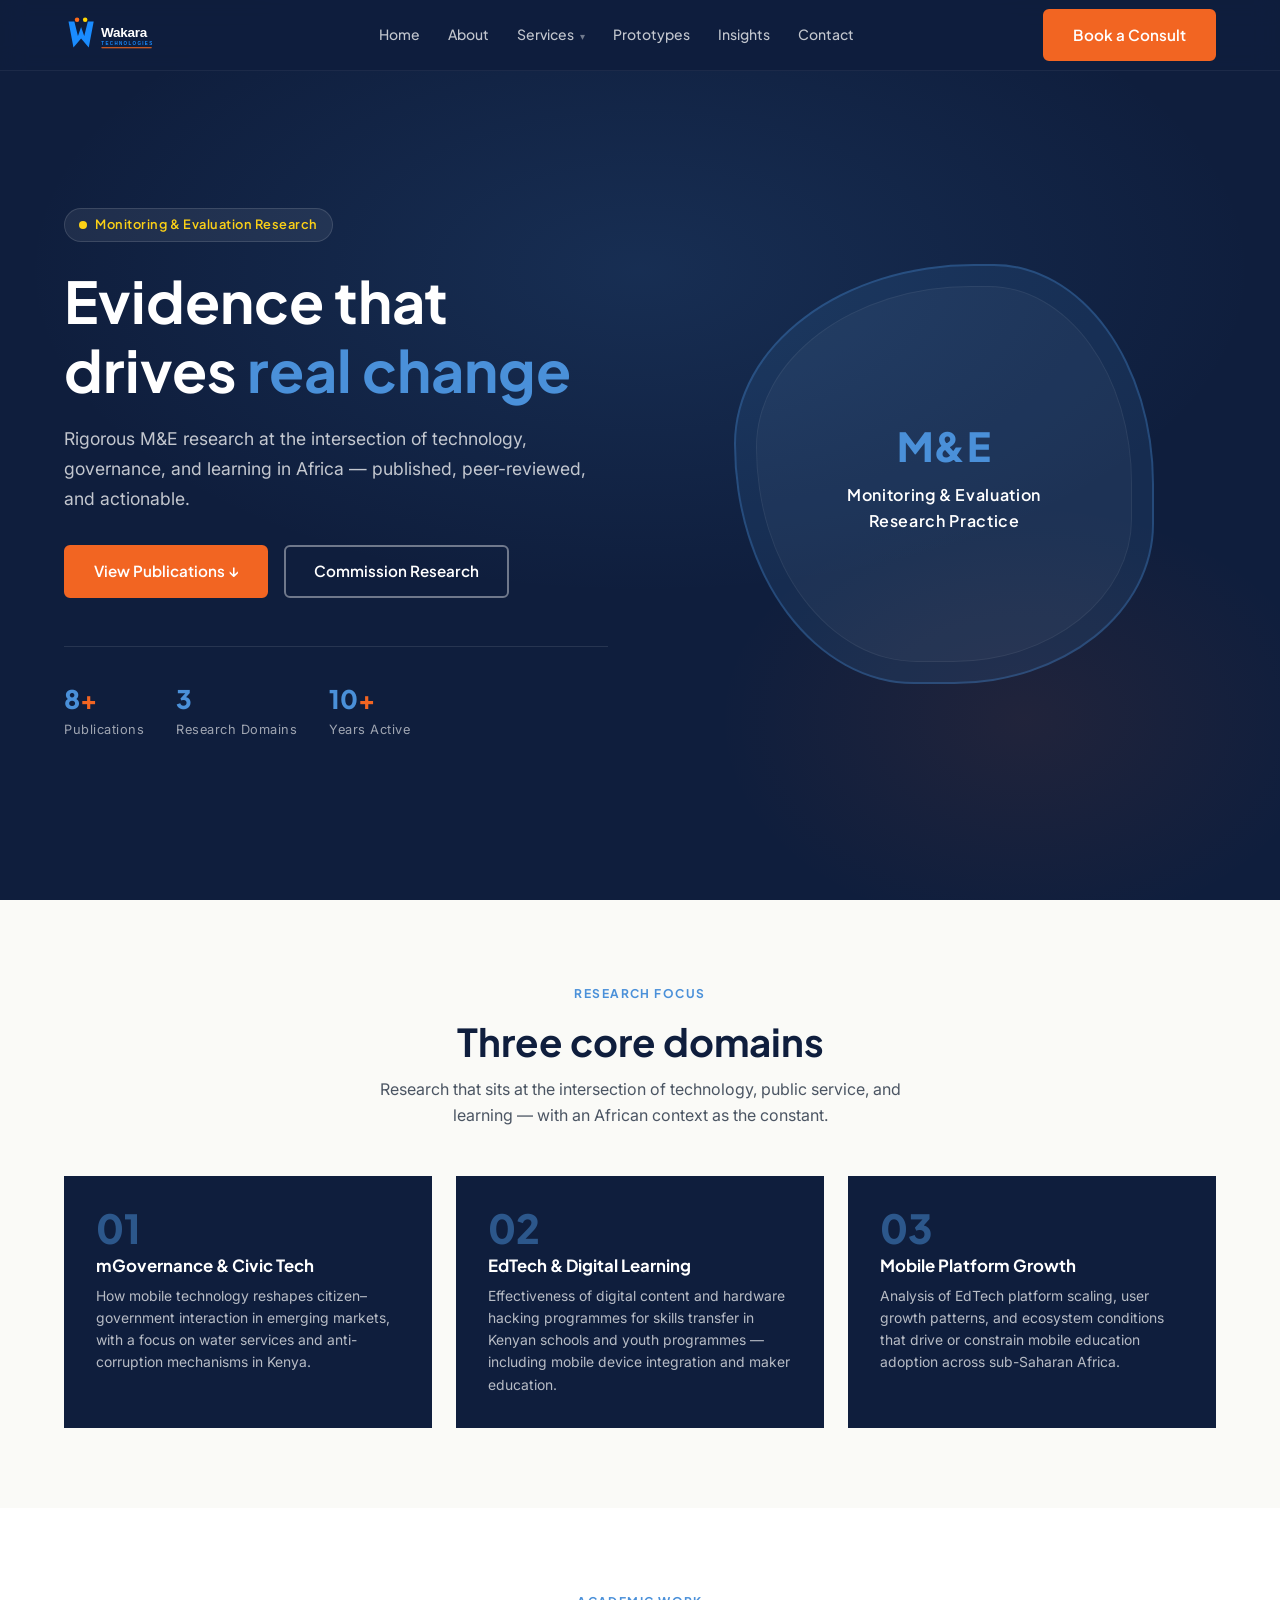
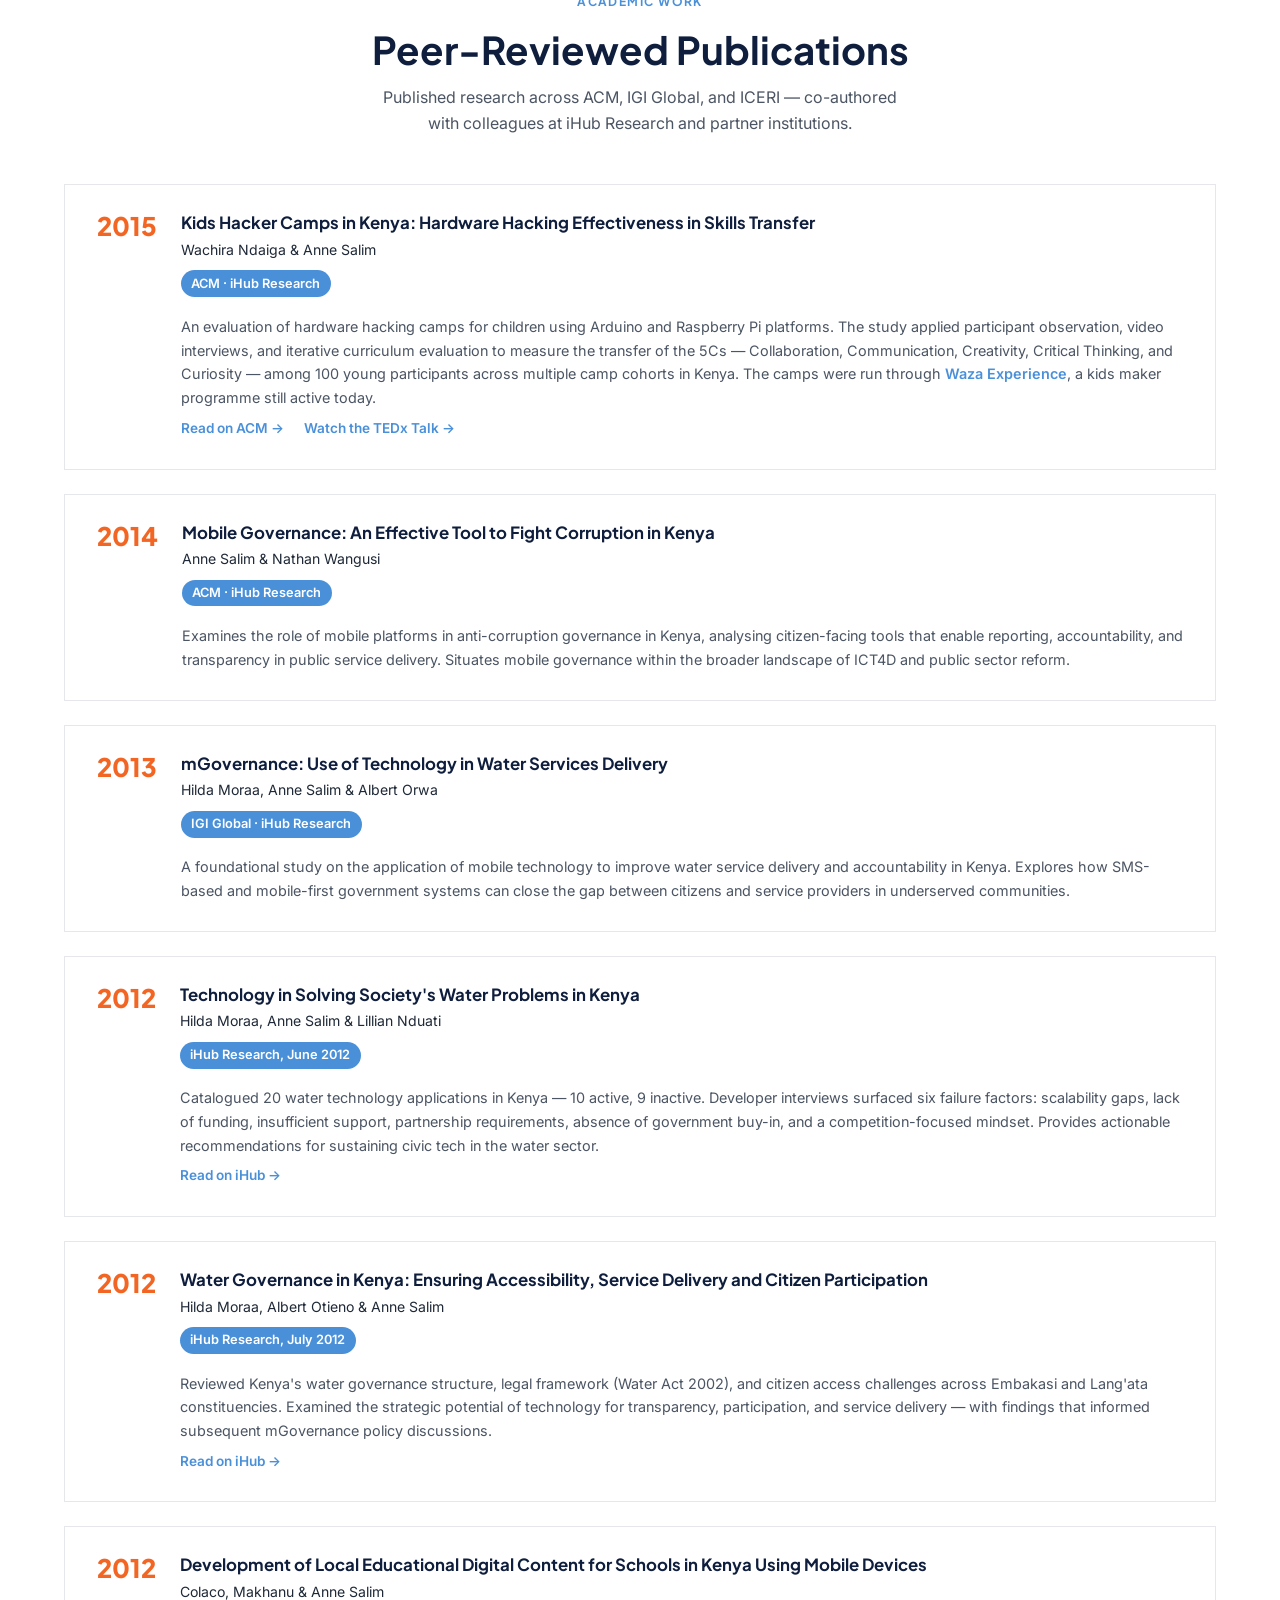
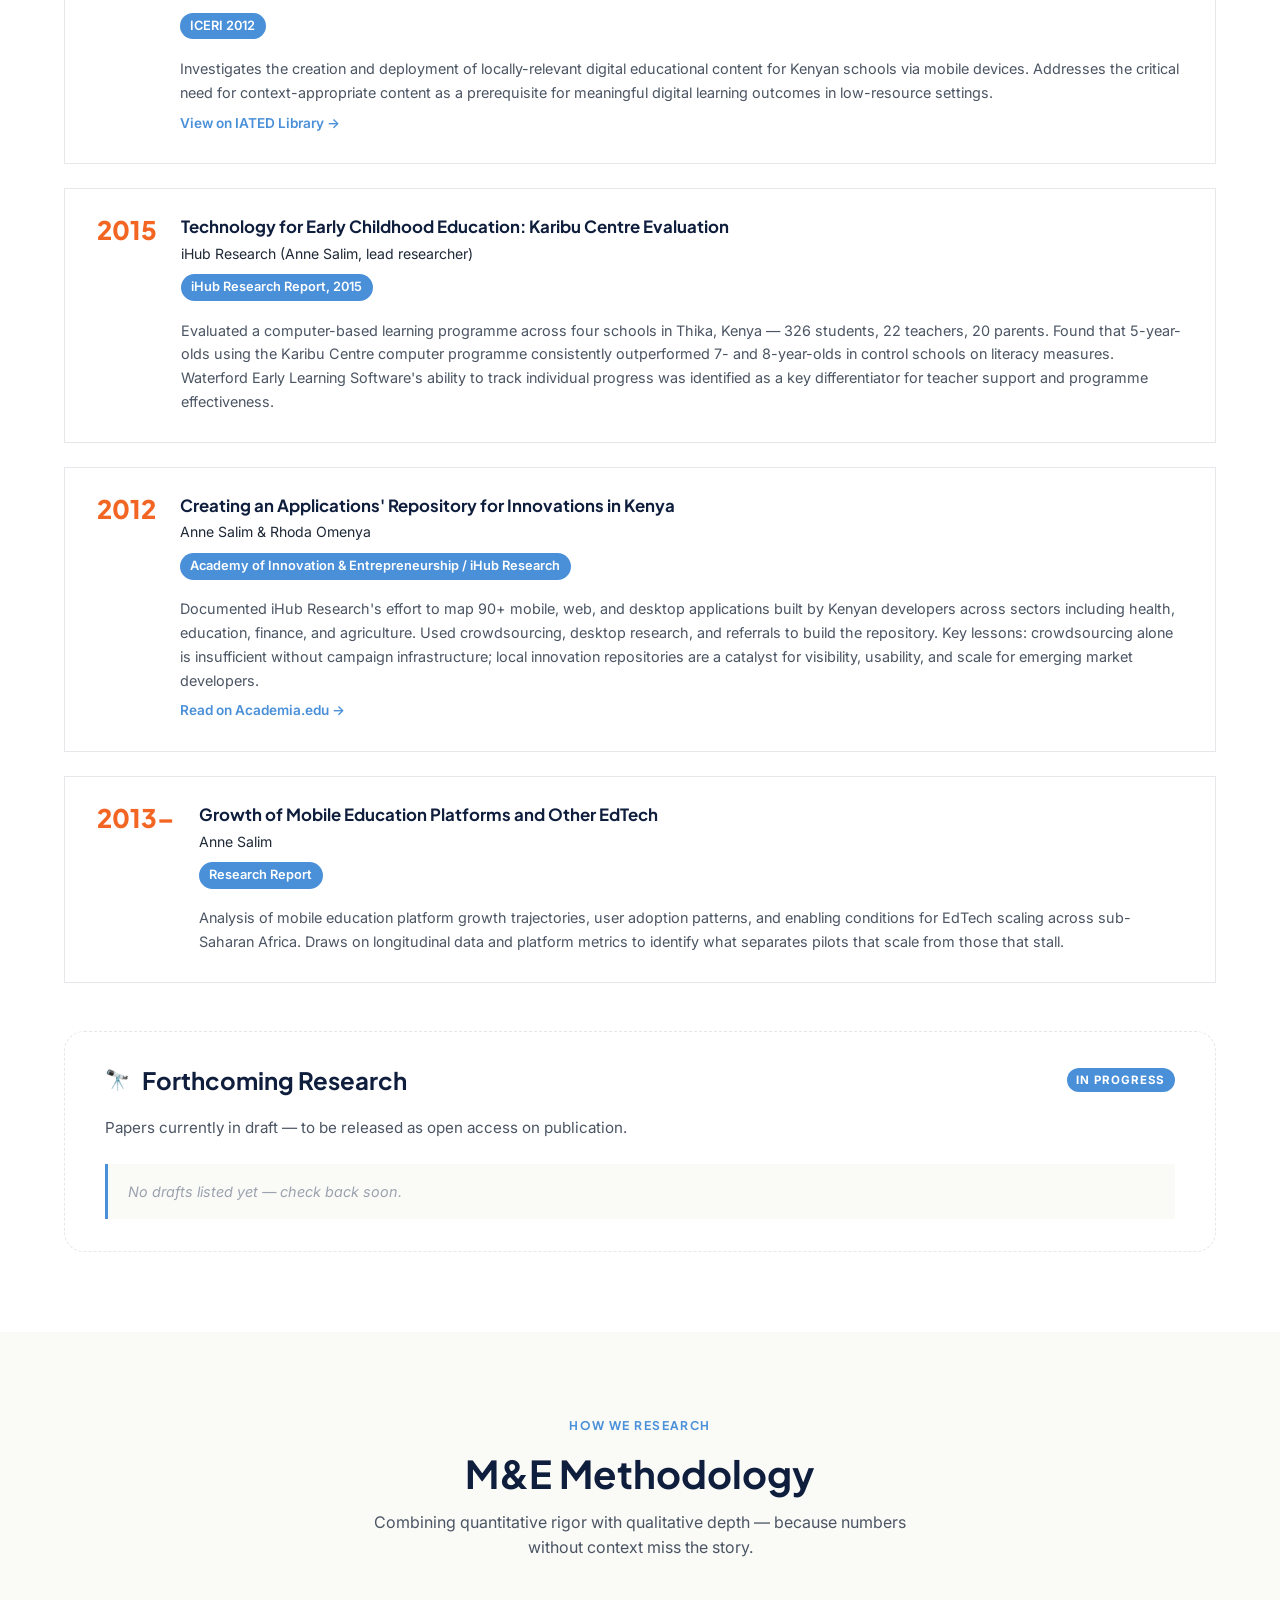
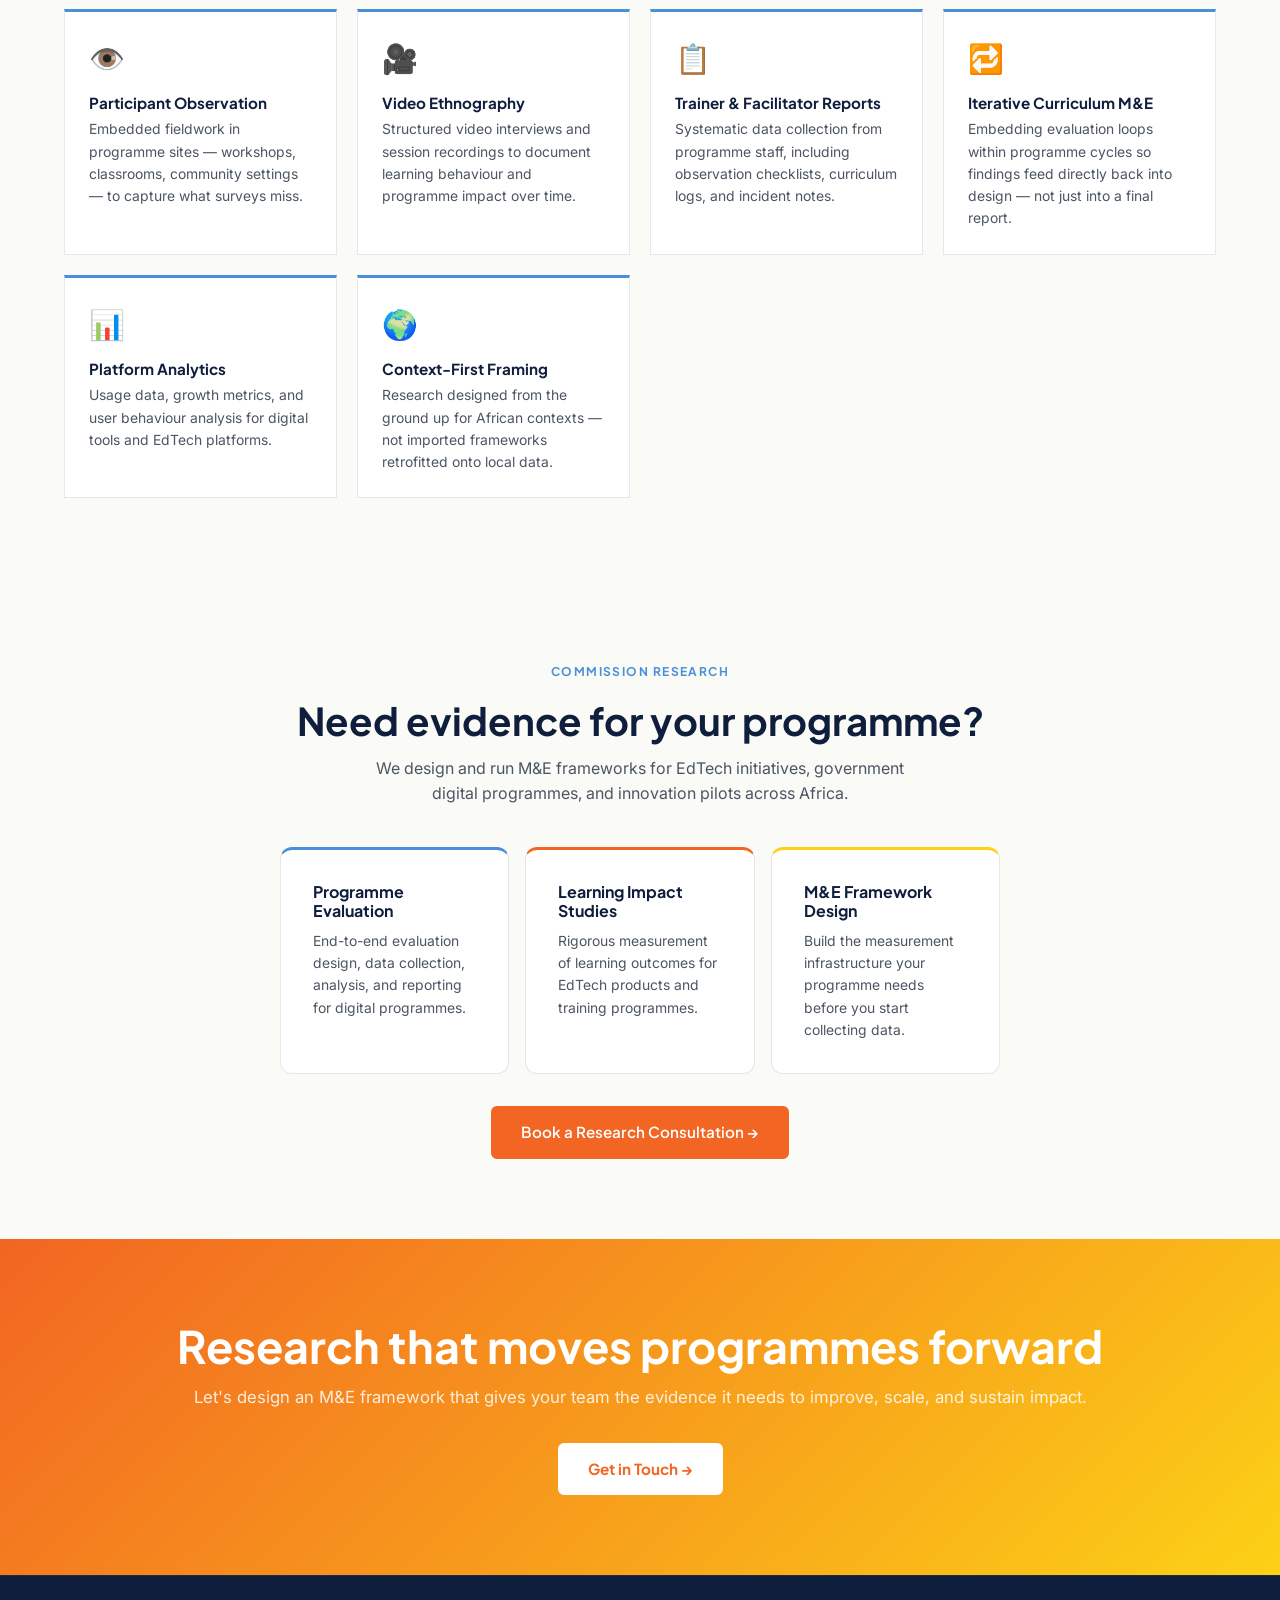
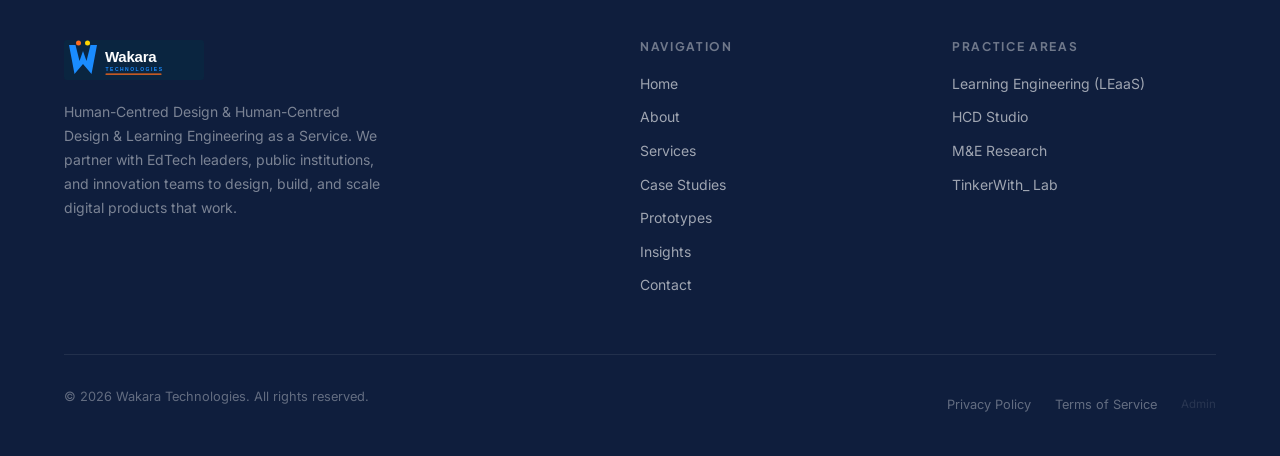
<file: research.html>
<!DOCTYPE html>
<html lang="en">
<head>
  <meta charset="UTF-8" />
  <meta name="viewport" content="width=device-width, initial-scale=1.0" />
  <link rel="icon" type="image/svg+xml" href="assets/images/wakara_favicon.svg?v=2" />
  <link rel="icon" type="image/png" sizes="32x32" href="assets/images/wakara_favicon_32px.png?v=2" />
  <link rel="icon" type="image/png" sizes="16x16" href="assets/images/wakara_favicon_16px.png?v=2" />
  <link rel="icon" type="image/png" sizes="192x192" href="assets/images/wakara_favicon_192px.png?v=2" />
  <link rel="shortcut icon" href="favicon.ico?v=2" />
  <link rel="apple-touch-icon" sizes="180x180" href="apple-touch-icon.png?v=2" />
  <link rel="manifest" href="site.webmanifest" />
  <meta name="theme-color" content="#0f1e3d" />
  <meta name="description" content="Wakara Technologies M&amp;E Research — Monitoring, evaluation, and tech research across EdTech, mGovernance, and digital inclusion in Africa." />
  <title>M&amp;E Research — Wakara Technologies</title>
  <link rel="canonical" href="https://www.wakaratech.com/research.html" />
  <meta name="robots" content="index, follow, max-image-preview:large" />

  <!-- Open Graph -->
  <meta property="og:type" content="website" />
  <meta property="og:site_name" content="Wakara Technologies" />
  <meta property="og:locale" content="en_KE" />
  <meta property="og:url" content="https://www.wakaratech.com/research.html" />
  <meta property="og:title" content="M&amp;E Research — Wakara Technologies" />
  <meta property="og:description" content="Wakara Technologies M&amp;E Research — Monitoring, evaluation, and tech research across EdTech, mGovernance, and digital inclusion in Africa." />
  <meta property="og:image" content="https://www.wakaratech.com/assets/images/wakara_og_image.png?v=2" />
  <meta property="og:image:secure_url" content="https://www.wakaratech.com/assets/images/wakara_og_image.png?v=2" />
  <meta property="og:image:type" content="image/png" />
  <meta property="og:image:width" content="1200" />
  <meta property="og:image:height" content="630" />
  <meta property="og:image:alt" content="Wakara Technologies — Learning Engineering as a Service" />

  <!-- Twitter / X -->
  <meta name="twitter:card" content="summary_large_image" />
  <meta name="twitter:title" content="M&amp;E Research — Wakara Technologies" />
  <meta name="twitter:description" content="Wakara Technologies M&amp;E Research — Monitoring, evaluation, and tech research across EdTech, mGovernance, and digital inclusion in Africa." />
  <meta name="twitter:image" content="https://www.wakaratech.com/assets/images/wakara_og_image.png?v=2" />
  <meta name="twitter:image:alt" content="Wakara Technologies — Learning Engineering as a Service" />
  <link rel="preconnect" href="https://fonts.googleapis.com" />
  <link rel="preconnect" href="https://fonts.gstatic.com" crossorigin />
  <link href="https://fonts.googleapis.com/css2?family=Plus+Jakarta+Sans:wght@400;500;600;700;800&family=Inter:wght@300;400;500;600&display=swap" rel="stylesheet" />
  <link rel="stylesheet" href="assets/css/theme.css" />
  <!-- Google tag (gtag.js) -->
  <script async src="https://www.googletagmanager.com/gtag/js?id=G-FQJL37L7R7"></script>
  <script>
    window.dataLayer = window.dataLayer || [];
    function gtag(){dataLayer.push(arguments);}
    gtag('js', new Date());
    gtag('config', 'G-FQJL37L7R7');
  </script>
  <style>
    .pub-list { display: flex; flex-direction: column; gap: 1.5rem; }
    .pub-card {
      background: var(--white);
      border-radius: var(--radius);
      border: 1px solid var(--gray-200);
      padding: 1.75rem 2rem;
      display: grid;
      grid-template-columns: auto 1fr;
      gap: 1.25rem 1.5rem;
      align-items: start;
      transition: box-shadow .2s;
    }
    .pub-card:hover { box-shadow: var(--shadow-md); }
    .pub-link { display:inline-block;margin-top:.5rem;font-size:.85rem;font-weight:600;color:var(--sky);text-decoration:none; }
    .pub-link:hover { text-decoration:underline; }
    .pub-year {
      font-family: var(--font-head);
      font-size: 1.6rem;
      font-weight: 800;
      color: var(--orange);
      line-height: 1;
      min-width: 3.5rem;
    }
    .pub-body {}
    .pub-title {
      font-family: var(--font-head);
      font-size: 1.05rem;
      font-weight: 700;
      color: var(--navy);
      margin: 0 0 .35rem;
      text-wrap: balance;
    }
    .pub-authors { font-size: .88rem; color: var(--gray-500); margin: 0 0 .5rem; }
    .pub-venue {
      display: inline-block;
      font-size: .8rem;
      font-weight: 600;
      background: var(--sky);
      color: var(--white);
      padding: .2rem .65rem;
      border-radius: 100px;
      margin-bottom: .6rem;
    }
    .pub-abstract { font-size: .9rem; color: var(--gray-600); margin: .5rem 0 0; line-height: 1.65; }

    .method-grid {
      display: grid;
      grid-template-columns: repeat(auto-fit, minmax(220px, 1fr));
      gap: 1.25rem;
    }
    .method-card {
      background: var(--white);
      border: 1px solid var(--gray-200);
      border-top: 3px solid var(--sky);
      border-radius: var(--radius);
      padding: 1.5rem;
    }
    .method-icon { font-size: 1.8rem; margin-bottom: .75rem; }
    .method-card h4 { font-size: .95rem; color: var(--navy); margin: 0 0 .4rem; }
    .method-card p { font-size: .87rem; color: var(--gray-600); margin: 0; line-height: 1.6; }

    .collab-list {
      display: grid;
      grid-template-columns: repeat(auto-fit, minmax(200px, 1fr));
      gap: 1rem;
    }
    .collab-card {
      background: var(--white);
      border: 1px solid var(--gray-200);
      border-radius: var(--radius);
      padding: 1.25rem 1.5rem;
      display: flex;
      align-items: center;
      gap: .875rem;
    }
    .collab-dot {
      width: 10px; height: 10px;
      border-radius: 50%;
      background: var(--orange);
      flex-shrink: 0;
    }
    .collab-card span { font-size: .9rem; font-weight: 600; color: var(--navy); }

    .domain-grid {
      display: grid;
      grid-template-columns: repeat(auto-fit, minmax(260px, 1fr));
      gap: 1.5rem;
    }
    .domain-card {
      background: var(--navy);
      color: var(--white);
      border-radius: var(--radius);
      padding: 2rem;
    }
    .domain-card .domain-num {
      font-family: var(--font-head);
      font-size: 2.5rem;
      font-weight: 800;
      color: var(--sky);
      opacity: .5;
      line-height: 1;
      margin-bottom: .5rem;
    }
    .domain-card h3 { font-size: 1.05rem; color: var(--white); margin: 0 0 .5rem; }
    .domain-card p { font-size: .87rem; color: rgba(255,255,255,.7); margin: 0; line-height: 1.6; }
  </style>
</head>
<body>
  <a href="#main-content" class="skip-link">Skip to main content</a>

  <!-- ===================== NAVBAR ===================== -->
  <nav class="navbar" role="navigation" aria-label="Main navigation">
    <div class="container nav-inner">
      <a href="index.html" class="nav-logo" aria-label="Wakara Technologies home">
        <img src="assets/images/wakara_logo_navbar.svg" alt="Wakara Technologies" class="nav-logo-img" />
      </a>
      <ul class="nav-links" role="list">
        <li><a href="index.html">Home</a></li>
        <li><a href="about.html">About</a></li>
        <li class="has-dropdown">
          <a href="services.html">Services <span class="caret" aria-hidden="true">▾</span></a>
          <div class="nav-dropdown">
            <a href="services.html">Overview</a>
            <a href="hcd.html">HCD Studio</a>
            <a href="research.html" class="active">M&amp;E Research</a>
            <a href="case-studies.html">Case Studies</a>
          </div>
        </li>
        <li><a href="prototypes.html">Prototypes</a></li>
        <li><a href="insights.html">Insights</a></li>
        <li><a href="contact.html">Contact</a></li>
      </ul>
      <div class="nav-cta">
        <a href="https://calendar.app.google/kDBzfZApc8v6rd1K8" target="_blank" rel="noopener" class="btn btn-primary">Book a Consult</a>
      </div>
      <button class="hamburger" id="hamburger" aria-label="Toggle navigation" aria-expanded="false" aria-controls="mobileNav">
        <span></span><span></span><span></span>
      </button>
    </div>
  </nav>

  <div class="mobile-nav" id="mobileNav" aria-label="Mobile navigation">
    <a href="index.html">Home</a>
    <a href="about.html">About</a>
    <a href="services.html">Services</a>
    <a href="hcd.html">HCD Studio</a>
    <a href="research.html" class="active">M&amp;E Research</a>
    <a href="case-studies.html">Case Studies</a>
    <a href="prototypes.html">Prototypes</a>
    <a href="insights.html">Insights</a>
    <a href="contact.html">Contact</a>
    <div class="mobile-cta">
      <a href="https://calendar.app.google/kDBzfZApc8v6rd1K8" target="_blank" rel="noopener" class="btn btn-primary" style="width:100%;justify-content:center;">Book a Consult</a>
    </div>
  </div>

  <!-- ===================== HERO ===================== -->
  <section class="hero" id="main-content" aria-label="Hero section" style="background:var(--navy);">
    <div class="container">
      <div class="hero-grid">
        <div>
          <div class="hero-badge">
            <span class="pulse-dot"></span>
            Monitoring &amp; Evaluation Research
          </div>
          <h1 class="hero-title" style="color:var(--white);">Evidence that drives <span style="color:var(--sky);">real change</span></h1>
          <p class="hero-subtitle" style="color:rgba(255,255,255,.75);">Rigorous M&amp;E research at the intersection of technology, governance, and learning in Africa — published, peer-reviewed, and actionable.</p>
          <div class="hero-ctas">
            <a href="#publications" class="btn btn-primary btn-lg">View Publications &darr;</a>
            <a href="contact.html" class="btn btn-outline btn-lg" style="color:var(--white);border-color:rgba(255,255,255,.4);">Commission Research</a>
          </div>
          <div class="hero-stats">
            <div class="stat-item">
              <div class="stat-val" style="color:var(--sky);">8<span>+</span></div>
              <div class="stat-label" style="color:rgba(255,255,255,.6);">Publications</div>
            </div>
            <div class="stat-item">
              <div class="stat-val" style="color:var(--sky);">3</div>
              <div class="stat-label" style="color:rgba(255,255,255,.6);">Research Domains</div>
            </div>
            <div class="stat-item">
              <div class="stat-val" style="color:var(--sky);">10<span>+</span></div>
              <div class="stat-label" style="color:rgba(255,255,255,.6);">Years Active</div>
            </div>
          </div>
        </div>
        <div class="hero-visual" aria-hidden="true">
          <div class="hero-blob" style="background:rgba(74,144,217,.12);border:2px solid rgba(74,144,217,.3);">
            <div class="blob-text" style="color:var(--white);">
              <strong style="color:var(--sky);">M&amp;E</strong>
              Monitoring &amp; Evaluation<br>Research Practice
            </div>
          </div>
        </div>
      </div>
    </div>
  </section>

  <!-- ===================== RESEARCH DOMAINS ===================== -->
  <section class="section section-cream" aria-labelledby="domains-heading">
    <div class="container">
      <div class="text-center" style="margin-bottom:3rem;">
        <span class="section-label">Research Focus</span>
        <h2 id="domains-heading">Three core domains</h2>
        <p style="color:var(--gray-600);max-width:540px;margin:.75rem auto 0;font-size:1rem;">Research that sits at the intersection of technology, public service, and learning — with an African context as the constant.</p>
      </div>
      <div class="domain-grid">
        <div class="domain-card">
          <div class="domain-num">01</div>
          <h3>mGovernance &amp; Civic Tech</h3>
          <p>How mobile technology reshapes citizen–government interaction in emerging markets, with a focus on water services and anti-corruption mechanisms in Kenya.</p>
        </div>
        <div class="domain-card">
          <div class="domain-num">02</div>
          <h3>EdTech &amp; Digital Learning</h3>
          <p>Effectiveness of digital content and hardware hacking programmes for skills transfer in Kenyan schools and youth programmes — including mobile device integration and maker education.</p>
        </div>
        <div class="domain-card">
          <div class="domain-num">03</div>
          <h3>Mobile Platform Growth</h3>
          <p>Analysis of EdTech platform scaling, user growth patterns, and ecosystem conditions that drive or constrain mobile education adoption across sub-Saharan Africa.</p>
        </div>
      </div>
    </div>
  </section>

  <!-- ===================== PUBLICATIONS ===================== -->
  <section class="section section-light" id="publications" aria-labelledby="pubs-heading">
    <div class="container">
      <div class="text-center" style="margin-bottom:3rem;">
        <span class="section-label">Academic Work</span>
        <h2 id="pubs-heading">Peer-Reviewed Publications</h2>
        <p style="color:var(--gray-600);max-width:540px;margin:.75rem auto 0;font-size:1rem;">Published research across ACM, IGI Global, and ICERI — co-authored with colleagues at iHub Research and partner institutions.</p>
      </div>
      <div class="pub-list">

        <article class="pub-card">
          <div class="pub-year">2015</div>
          <div class="pub-body">
            <h3 class="pub-title">Kids Hacker Camps in Kenya: Hardware Hacking Effectiveness in Skills Transfer</h3>
            <p class="pub-authors">Wachira Ndaiga &amp; Anne Salim</p>
            <span class="pub-venue">ACM · iHub Research</span>
            <p class="pub-abstract">An evaluation of hardware hacking camps for children using Arduino and Raspberry Pi platforms. The study applied participant observation, video interviews, and iterative curriculum evaluation to measure the transfer of the 5Cs — Collaboration, Communication, Creativity, Critical Thinking, and Curiosity — among 100 young participants across multiple camp cohorts in Kenya. The camps were run through <a href="https://www.facebook.com/wazaexperience/" target="_blank" rel="noopener" style="color:var(--sky);font-weight:600;">Waza Experience</a>, a kids maker programme still active today.</p>
            <a href="https://dl.acm.org/doi/10.1145/2737856.2737873" target="_blank" rel="noopener" class="pub-link">Read on ACM →</a>
            <a href="https://www.youtube.com/watch?v=613OPbNZenQ" target="_blank" rel="noopener" class="pub-link" style="margin-left:1rem;">Watch the TEDx Talk →</a>
          </div>
        </article>

        <article class="pub-card">
          <div class="pub-year">2014</div>
          <div class="pub-body">
            <h3 class="pub-title">Mobile Governance: An Effective Tool to Fight Corruption in Kenya</h3>
            <p class="pub-authors">Anne Salim &amp; Nathan Wangusi</p>
            <span class="pub-venue">ACM · iHub Research</span>
            <p class="pub-abstract">Examines the role of mobile platforms in anti-corruption governance in Kenya, analysing citizen-facing tools that enable reporting, accountability, and transparency in public service delivery. Situates mobile governance within the broader landscape of ICT4D and public sector reform.</p>
          </div>
        </article>

        <article class="pub-card">
          <div class="pub-year">2013</div>
          <div class="pub-body">
            <h3 class="pub-title">mGovernance: Use of Technology in Water Services Delivery</h3>
            <p class="pub-authors">Hilda Moraa, Anne Salim &amp; Albert Orwa</p>
            <span class="pub-venue">IGI Global · iHub Research</span>
            <p class="pub-abstract">A foundational study on the application of mobile technology to improve water service delivery and accountability in Kenya. Explores how SMS-based and mobile-first government systems can close the gap between citizens and service providers in underserved communities.</p>
          </div>
        </article>

        <article class="pub-card">
          <div class="pub-year">2012</div>
          <div class="pub-body">
            <h3 class="pub-title">Technology in Solving Society's Water Problems in Kenya</h3>
            <p class="pub-authors">Hilda Moraa, Anne Salim &amp; Lillian Nduati</p>
            <span class="pub-venue">iHub Research, June 2012</span>
            <p class="pub-abstract">Catalogued 20 water technology applications in Kenya — 10 active, 9 inactive. Developer interviews surfaced six failure factors: scalability gaps, lack of funding, insufficient support, partnership requirements, absence of government buy-in, and a competition-focused mindset. Provides actionable recommendations for sustaining civic tech in the water sector.</p>
            <a href="https://ihub.co.ke/wp-content/uploads/2024/11/04-Role-of-technology-in-promoting-transparency-with-Local-Stakeholders-in-the-Water-Governance-Sector.pdf" target="_blank" rel="noopener" class="pub-link">Read on iHub →</a>
          </div>
        </article>

        <article class="pub-card">
          <div class="pub-year">2012</div>
          <div class="pub-body">
            <h3 class="pub-title">Water Governance in Kenya: Ensuring Accessibility, Service Delivery and Citizen Participation</h3>
            <p class="pub-authors">Hilda Moraa, Albert Otieno &amp; Anne Salim</p>
            <span class="pub-venue">iHub Research, July 2012</span>
            <p class="pub-abstract">Reviewed Kenya's water governance structure, legal framework (Water Act 2002), and citizen access challenges across Embakasi and Lang'ata constituencies. Examined the strategic potential of technology for transparency, participation, and service delivery — with findings that informed subsequent mGovernance policy discussions.</p>
            <a href="https://ihub.co.ke/wp-content/uploads/2024/11/05-Water-governance-in-Kenya.pdf" target="_blank" rel="noopener" class="pub-link">Read on iHub →</a>
          </div>
        </article>

        <article class="pub-card">
          <div class="pub-year">2012</div>
          <div class="pub-body">
            <h3 class="pub-title">Development of Local Educational Digital Content for Schools in Kenya Using Mobile Devices</h3>
            <p class="pub-authors">Colaco, Makhanu &amp; Anne Salim</p>
            <span class="pub-venue">ICERI 2012</span>
            <p class="pub-abstract">Investigates the creation and deployment of locally-relevant digital educational content for Kenyan schools via mobile devices. Addresses the critical need for context-appropriate content as a prerequisite for meaningful digital learning outcomes in low-resource settings.</p>
            <a href="https://library.iated.org/view/COLACO2012DEV" target="_blank" rel="noopener" class="pub-link">View on IATED Library →</a>
          </div>
        </article>

        <article class="pub-card">
          <div class="pub-year">2015</div>
          <div class="pub-body">
            <h3 class="pub-title">Technology for Early Childhood Education: Karibu Centre Evaluation</h3>
            <p class="pub-authors">iHub Research (Anne Salim, lead researcher)</p>
            <span class="pub-venue">iHub Research Report, 2015</span>
            <p class="pub-abstract">Evaluated a computer-based learning programme across four schools in Thika, Kenya — 326 students, 22 teachers, 20 parents. Found that 5-year-olds using the Karibu Centre computer programme consistently outperformed 7- and 8-year-olds in control schools on literacy measures. Waterford Early Learning Software's ability to track individual progress was identified as a key differentiator for teacher support and programme effectiveness.</p>
          </div>
        </article>

        <article class="pub-card">
          <div class="pub-year">2012</div>
          <div class="pub-body">
            <h3 class="pub-title">Creating an Applications' Repository for Innovations in Kenya</h3>
            <p class="pub-authors">Anne Salim &amp; Rhoda Omenya</p>
            <span class="pub-venue">Academy of Innovation &amp; Entrepreneurship / iHub Research</span>
            <p class="pub-abstract">Documented iHub Research's effort to map 90+ mobile, web, and desktop applications built by Kenyan developers across sectors including health, education, finance, and agriculture. Used crowdsourcing, desktop research, and referrals to build the repository. Key lessons: crowdsourcing alone is insufficient without campaign infrastructure; local innovation repositories are a catalyst for visibility, usability, and scale for emerging market developers.</p>
            <a href="https://www.academia.edu/11386555/CREATING_AN_APPLICATIONS_REPOSITORY_FOR_INNOVATIONS_IN_KENYA" target="_blank" rel="noopener" class="pub-link">Read on Academia.edu →</a>
          </div>
        </article>

        <article class="pub-card">
          <div class="pub-year">2013–</div>
          <div class="pub-body">
            <h3 class="pub-title">Growth of Mobile Education Platforms and Other EdTech</h3>
            <p class="pub-authors">Anne Salim</p>
            <span class="pub-venue">Research Report</span>
            <p class="pub-abstract">Analysis of mobile education platform growth trajectories, user adoption patterns, and enabling conditions for EdTech scaling across sub-Saharan Africa. Draws on longitudinal data and platform metrics to identify what separates pilots that scale from those that stall.</p>
          </div>
        </article>

      </div>

      <!-- Forthcoming -->
      <div style="margin-top:3rem;padding:2rem 2.5rem;background:var(--white);border-radius:var(--radius-lg);border:1px dashed var(--gray-200);">
        <div style="display:flex;align-items:center;gap:.75rem;margin-bottom:1.25rem;">
          <span style="font-size:1.25rem;" aria-hidden="true">🔭</span>
          <h3 style="color:var(--navy);margin:0;">Forthcoming Research</h3>
          <span style="margin-left:auto;font-size:.72rem;font-weight:700;letter-spacing:.08em;text-transform:uppercase;background:var(--sky);color:var(--white);padding:.2rem .6rem;border-radius:999px;">In Progress</span>
        </div>
        <p style="color:var(--gray-600);font-size:.95rem;margin-bottom:1.5rem;max-width:600px;">Papers currently in draft — to be released as open access on publication.</p>
        <div id="forthcoming-list" style="display:flex;flex-direction:column;gap:1rem;">
          <div style="padding:1rem 1.25rem;background:var(--cream);border-radius:var(--radius);border-left:3px solid var(--sky);">
            <p style="margin:0;color:var(--gray-400);font-style:italic;font-size:.9rem;">No drafts listed yet — check back soon.</p>
          </div>
        </div>
      </div>

    </div>
  </section>

  <!-- ===================== METHODOLOGY ===================== -->
  <section class="section section-cream" aria-labelledby="method-heading">
    <div class="container">
      <div class="text-center" style="margin-bottom:3rem;">
        <span class="section-label">How We Research</span>
        <h2 id="method-heading">M&amp;E Methodology</h2>
        <p style="color:var(--gray-600);max-width:540px;margin:.75rem auto 0;font-size:1rem;">Combining quantitative rigor with qualitative depth — because numbers without context miss the story.</p>
      </div>
      <div class="method-grid">
        <div class="method-card">
          <div class="method-icon">👁️</div>
          <h4>Participant Observation</h4>
          <p>Embedded fieldwork in programme sites — workshops, classrooms, community settings — to capture what surveys miss.</p>
        </div>
        <div class="method-card">
          <div class="method-icon">🎥</div>
          <h4>Video Ethnography</h4>
          <p>Structured video interviews and session recordings to document learning behaviour and programme impact over time.</p>
        </div>
        <div class="method-card">
          <div class="method-icon">📋</div>
          <h4>Trainer &amp; Facilitator Reports</h4>
          <p>Systematic data collection from programme staff, including observation checklists, curriculum logs, and incident notes.</p>
        </div>
        <div class="method-card">
          <div class="method-icon">🔁</div>
          <h4>Iterative Curriculum M&amp;E</h4>
          <p>Embedding evaluation loops within programme cycles so findings feed directly back into design — not just into a final report.</p>
        </div>
        <div class="method-card">
          <div class="method-icon">📊</div>
          <h4>Platform Analytics</h4>
          <p>Usage data, growth metrics, and user behaviour analysis for digital tools and EdTech platforms.</p>
        </div>
        <div class="method-card">
          <div class="method-icon">🌍</div>
          <h4>Context-First Framing</h4>
          <p>Research designed from the ground up for African contexts — not imported frameworks retrofitted onto local data.</p>
        </div>
      </div>
    </div>
  </section>

  <!-- ===================== COMMISSION ===================== -->
  <section class="section section-cream" aria-labelledby="commission-heading">
    <div class="container">
      <div style="max-width:720px;margin:0 auto;">
        <div class="text-center" style="margin-bottom:2.5rem;">
          <span class="section-label">Commission Research</span>
          <h2 id="commission-heading">Need evidence for your programme?</h2>
          <p style="color:var(--gray-600);max-width:540px;margin:.75rem auto 0;font-size:1rem;">We design and run M&amp;E frameworks for EdTech initiatives, government digital programmes, and innovation pilots across Africa.</p>
        </div>
        <div class="services-grid" style="grid-template-columns:repeat(auto-fit,minmax(200px,1fr));gap:1rem;">
          <div class="service-card" style="border-top:3px solid var(--sky);">
            <h3 style="font-size:1rem;">Programme Evaluation</h3>
            <p style="font-size:.87rem;">End-to-end evaluation design, data collection, analysis, and reporting for digital programmes.</p>
          </div>
          <div class="service-card" style="border-top:3px solid var(--orange);">
            <h3 style="font-size:1rem;">Learning Impact Studies</h3>
            <p style="font-size:.87rem;">Rigorous measurement of learning outcomes for EdTech products and training programmes.</p>
          </div>
          <div class="service-card" style="border-top:3px solid var(--yellow);">
            <h3 style="font-size:1rem;">M&amp;E Framework Design</h3>
            <p style="font-size:.87rem;">Build the measurement infrastructure your programme needs before you start collecting data.</p>
          </div>
        </div>
        <div class="text-center" style="margin-top:2rem;">
          <a href="https://calendar.app.google/kDBzfZApc8v6rd1K8" target="_blank" rel="noopener" class="btn btn-primary btn-lg">Book a Research Consultation &rarr;</a>
        </div>
      </div>
    </div>
  </section>

  <!-- ===================== CTA ===================== -->
  <section class="cta-banner" aria-label="Call to action">
    <div class="container text-center">
      <h2>Research that moves programmes forward</h2>
      <p>Let's design an M&amp;E framework that gives your team the evidence it needs to improve, scale, and sustain impact.</p>
      <a href="contact.html" class="btn btn-white">Get in Touch &rarr;</a>
    </div>
  </section>

  <!-- ===================== FOOTER ===================== -->
  <footer class="footer" role="contentinfo">
    <div class="container">
      <div class="footer-grid">
        <div class="footer-brand">
          <img src="assets/images/wakara_logo_dark_bg.svg" alt="Wakara Technologies" class="footer-logo-img" />
          <p class="footer-tagline">Human-Centred Design &amp; Human-Centred Design &amp; Learning Engineering as a Service. We partner with EdTech leaders, public institutions, and innovation teams to design, build, and scale digital products that work.</p>
        </div>
        <div class="footer-col">
          <h4>Navigation</h4>
          <ul>
            <li><a href="index.html">Home</a></li>
            <li><a href="about.html">About</a></li>
            <li><a href="services.html">Services</a></li>
            <li><a href="case-studies.html">Case Studies</a></li>
            <li><a href="prototypes.html">Prototypes</a></li>
            <li><a href="insights.html">Insights</a></li>
            <li><a href="contact.html">Contact</a></li>
          </ul>
        </div>
        <div class="footer-col">
          <h4>Practice Areas</h4>
          <ul>
            <li><a href="services.html">Learning Engineering (LEaaS)</a></li>
            <li><a href="hcd.html">HCD Studio</a></li>
            <li><a href="research.html">M&amp;E Research</a></li>
            <li><a href="prototypes.html">TinkerWith_ Lab</a></li>
          </ul>
        </div>
      </div>
      <div class="footer-bottom">
        <p class="footer-copy">&copy; 2026 Wakara Technologies. All rights reserved.</p>
        <div class="footer-legal">
          <a href="privacy.html">Privacy Policy</a>
          <a href="#">Terms of Service</a>
          <a href="admin.html" style="opacity:.3;font-size:.72rem;">Admin</a>
        </div>
      </div>
    </div>
  </footer>

  <script src="assets/js/theme.js"></script>
</body>
</html>
</file>
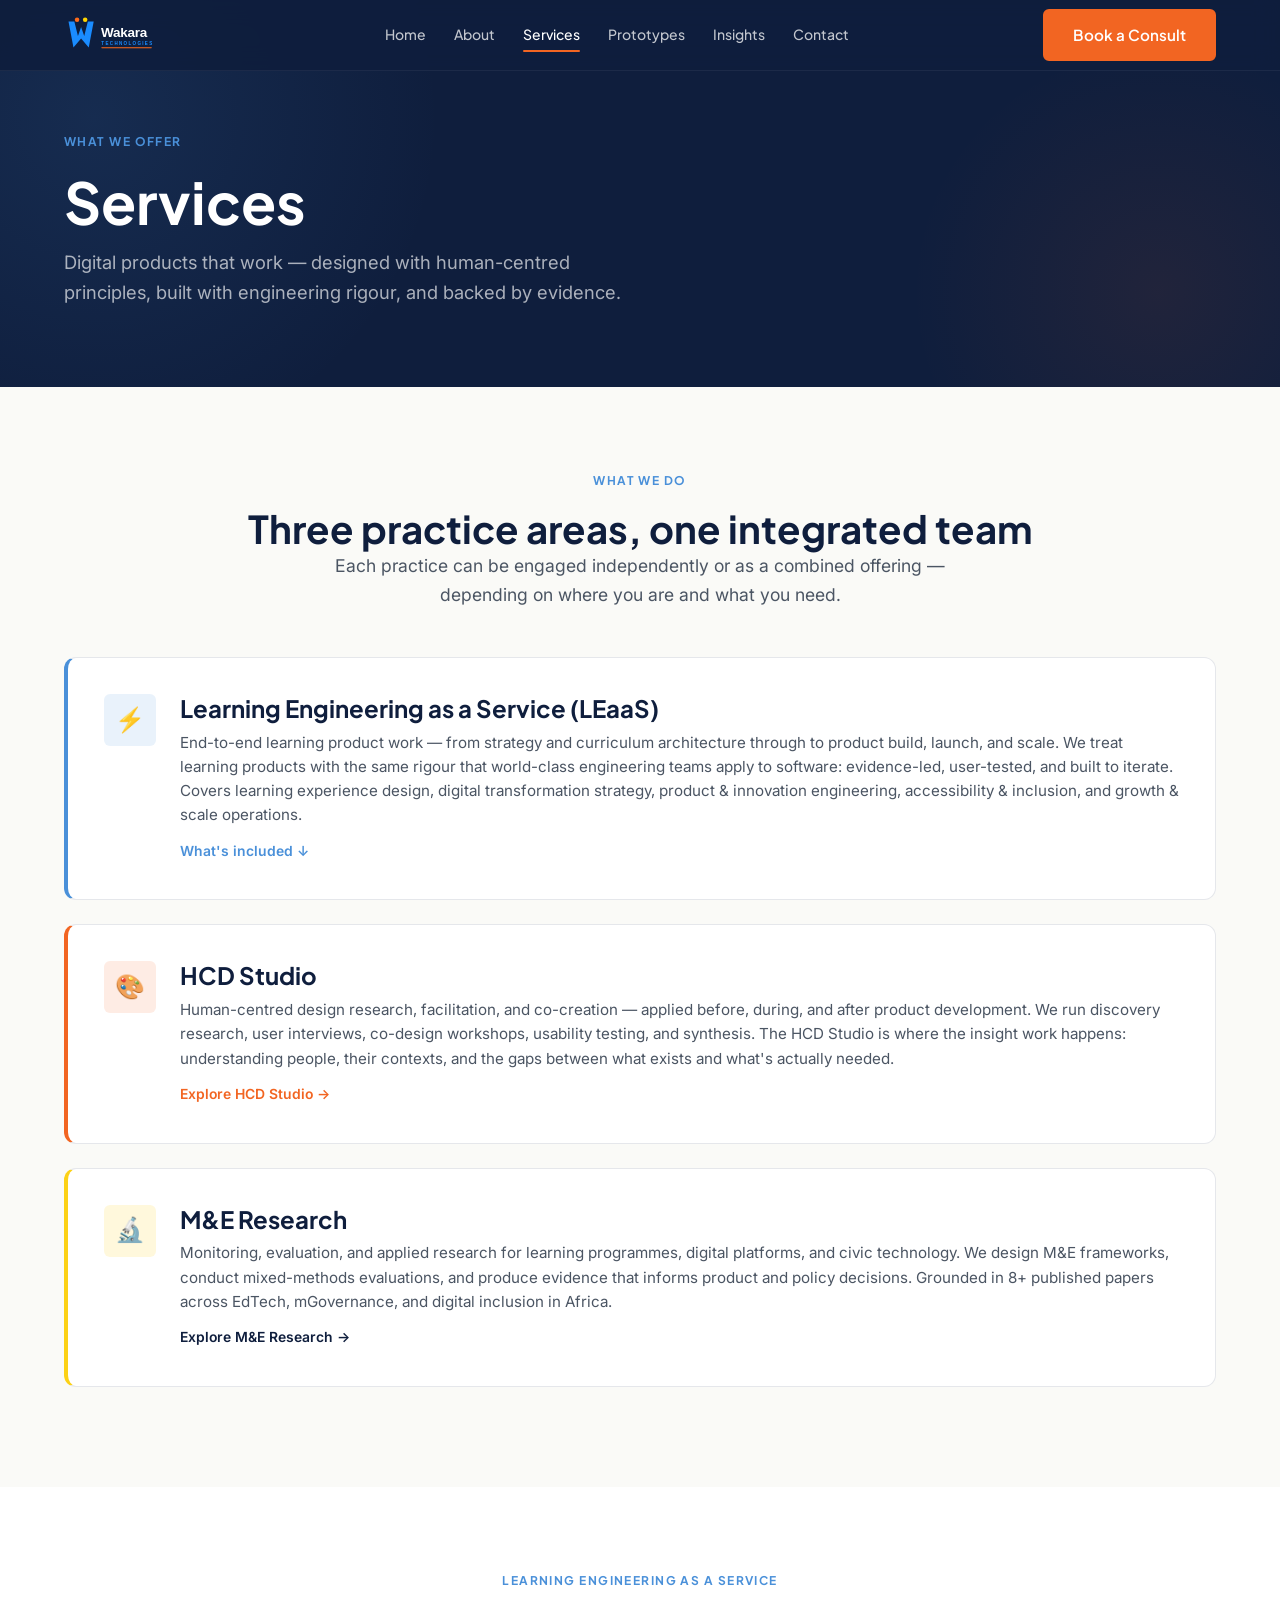
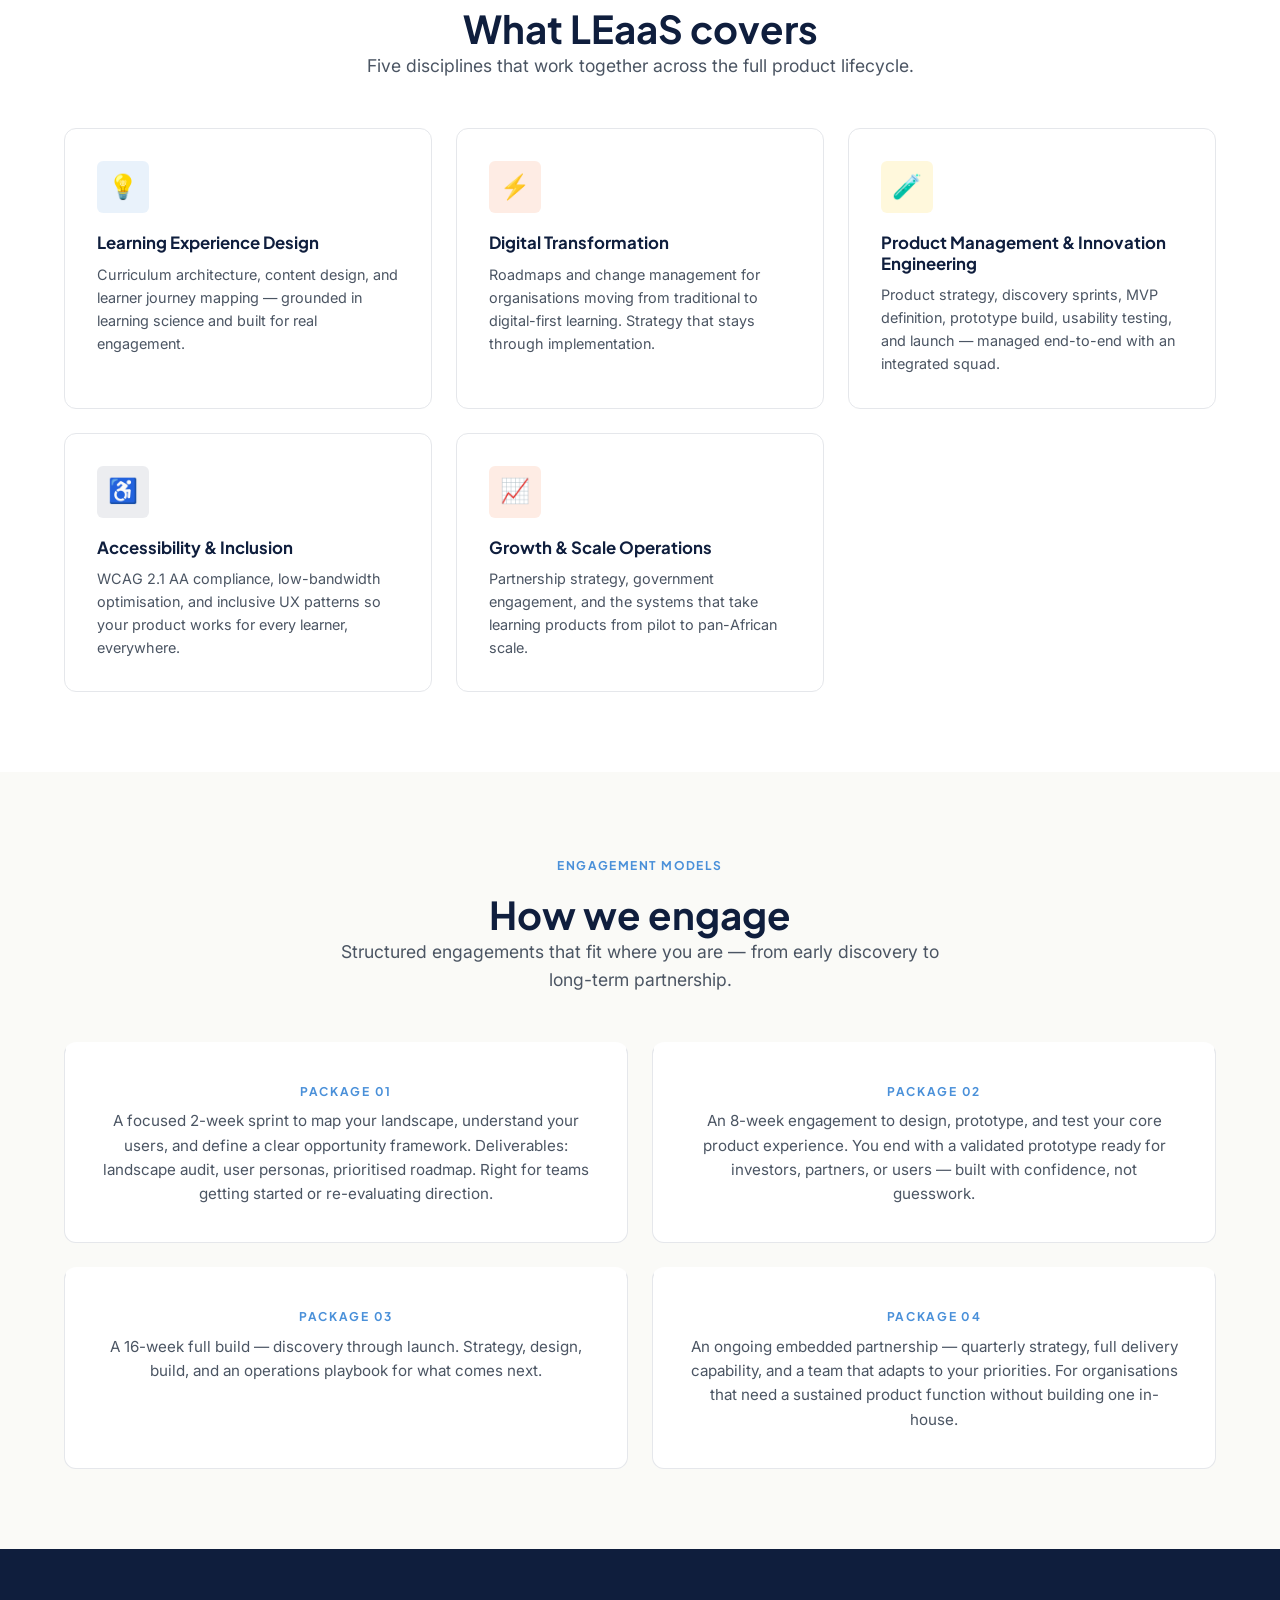
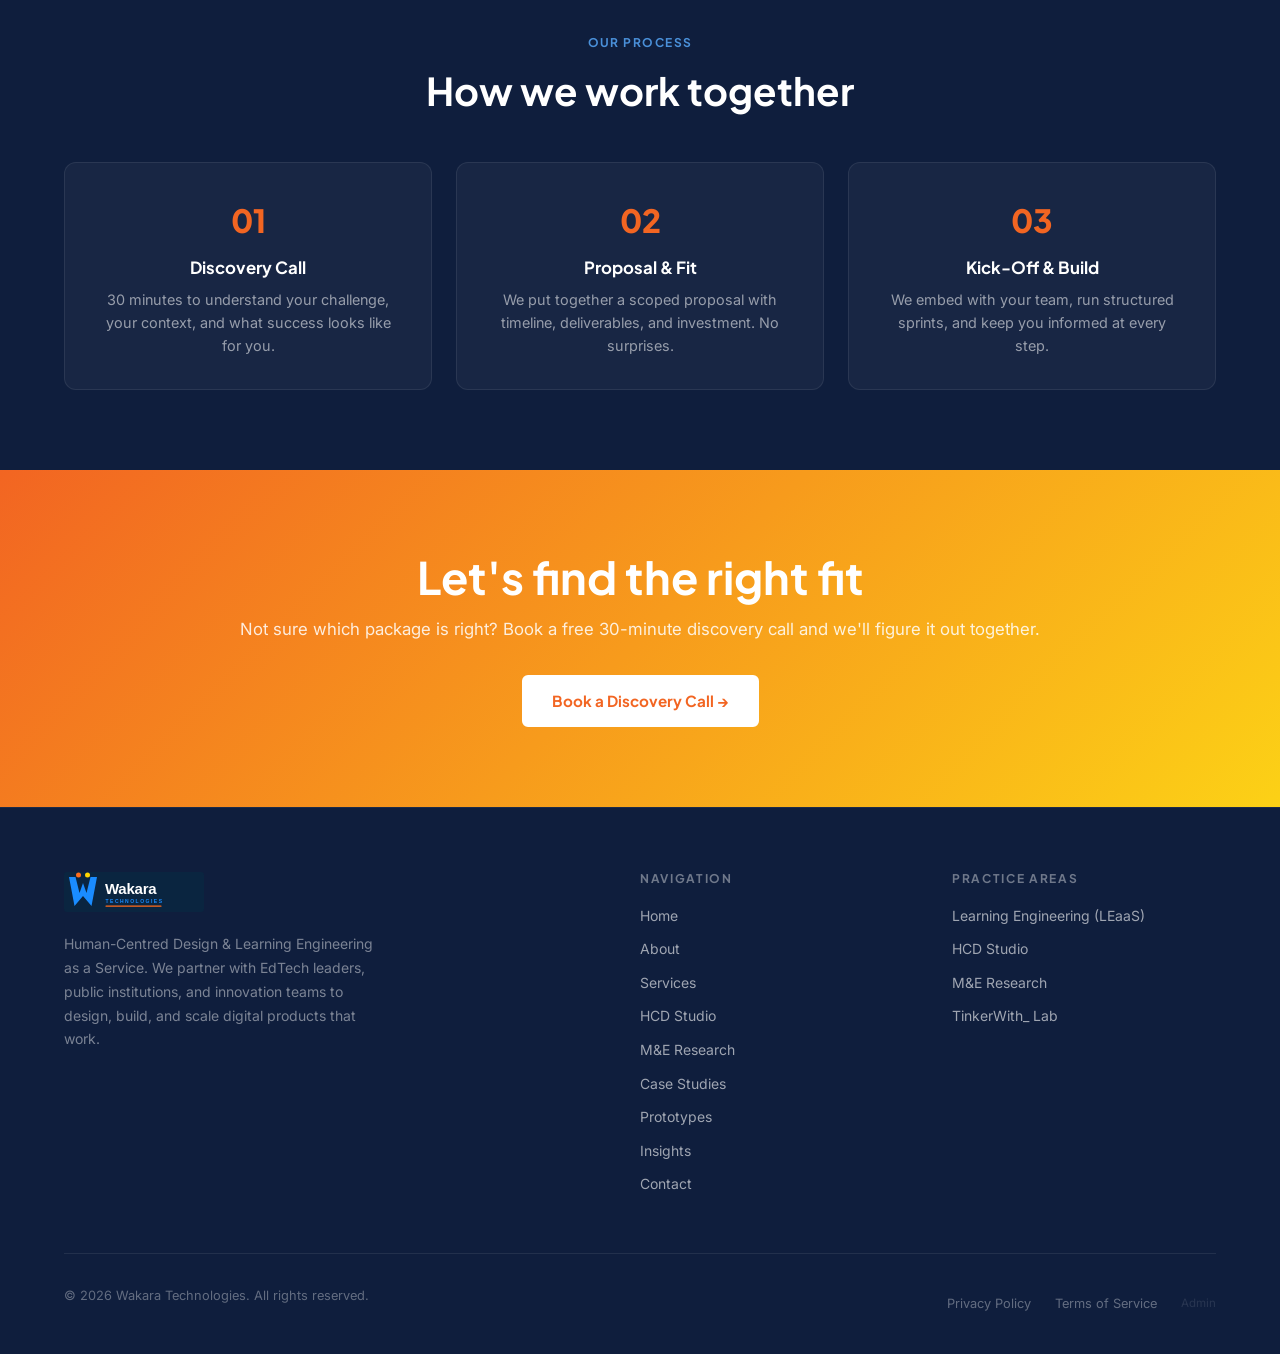
<file: services.html>
<!DOCTYPE html>
<html lang="en">
<head>
  <meta charset="UTF-8" />
  <meta name="viewport" content="width=device-width, initial-scale=1.0" />
  <link rel="icon" type="image/svg+xml" href="assets/images/wakara_favicon.svg?v=2" />
  <link rel="icon" type="image/png" sizes="32x32" href="assets/images/wakara_favicon_32px.png?v=2" />
  <link rel="icon" type="image/png" sizes="16x16" href="assets/images/wakara_favicon_16px.png?v=2" />
  <link rel="icon" type="image/png" sizes="192x192" href="assets/images/wakara_favicon_192px.png?v=2" />
  <link rel="shortcut icon" href="favicon.ico?v=2" />
  <link rel="apple-touch-icon" sizes="180x180" href="apple-touch-icon.png?v=2" />
  <link rel="manifest" href="site.webmanifest" />
  <meta name="theme-color" content="#0f1e3d" />
  <meta name="description" content="Wakara Technologies Services — Digital products that work. Learning experience design, HCD, product engineering, accessibility, and M&amp;E research for EdTech and public sector clients." />
  <title>Services — Wakara Technologies</title>
  <link rel="canonical" href="https://www.wakaratech.com/services.html" />
  <meta name="robots" content="index, follow, max-image-preview:large" />

  <!-- Open Graph -->
  <meta property="og:type" content="website" />
  <meta property="og:site_name" content="Wakara Technologies" />
  <meta property="og:locale" content="en_KE" />
  <meta property="og:url" content="https://www.wakaratech.com/services.html" />
  <meta property="og:title" content="Services — Wakara Technologies" />
  <meta property="og:description" content="Wakara Technologies Services — Digital products that work. Learning experience design, HCD, product engineering, accessibility, and M&amp;E research for EdTech and public sector clients." />
  <meta property="og:image" content="https://www.wakaratech.com/assets/images/wakara_og_image.png?v=2" />
  <meta property="og:image:secure_url" content="https://www.wakaratech.com/assets/images/wakara_og_image.png?v=2" />
  <meta property="og:image:type" content="image/png" />
  <meta property="og:image:width" content="1200" />
  <meta property="og:image:height" content="630" />
  <meta property="og:image:alt" content="Wakara Technologies — Learning Engineering as a Service" />

  <!-- Twitter / X -->
  <meta name="twitter:card" content="summary_large_image" />
  <meta name="twitter:title" content="Services — Wakara Technologies" />
  <meta name="twitter:description" content="Wakara Technologies Services — Digital products that work. Learning experience design, HCD, product engineering, accessibility, and M&amp;E research for EdTech and public sector clients." />
  <meta name="twitter:image" content="https://www.wakaratech.com/assets/images/wakara_og_image.png?v=2" />
  <meta name="twitter:image:alt" content="Wakara Technologies — Learning Engineering as a Service" />
  <link rel="preconnect" href="https://fonts.googleapis.com" />
  <link rel="preconnect" href="https://fonts.gstatic.com" crossorigin />
  <link href="https://fonts.googleapis.com/css2?family=Plus+Jakarta+Sans:wght@400;500;600;700;800&family=Inter:wght@300;400;500;600&display=swap" rel="stylesheet" />
  <link rel="stylesheet" href="assets/css/theme.css" />
  <!-- Google tag (gtag.js) -->
  <script async src="https://www.googletagmanager.com/gtag/js?id=G-FQJL37L7R7"></script>
  <script>
    window.dataLayer = window.dataLayer || [];
    function gtag(){dataLayer.push(arguments);}
    gtag('js', new Date());
    gtag('config', 'G-FQJL37L7R7');
  </script>
</head>
<body>
  <a href="#main-content" class="skip-link">Skip to main content</a>

  <!-- ===================== NAVBAR ===================== -->
  <nav class="navbar" role="navigation" aria-label="Main navigation">
    <div class="container nav-inner">
      <a href="index.html" class="nav-logo" aria-label="Wakara Technologies home">
        <img src="assets/images/wakara_logo_navbar.svg" alt="Wakara Technologies" class="nav-logo-img" />
      </a>
      <ul class="nav-links" role="list">
        <li><a href="index.html">Home</a></li>
        <li><a href="about.html">About</a></li>
        <li class="has-dropdown">
          <a href="services.html" class="active">Services</a>
          <div class="nav-dropdown">
            <a href="services.html" class="active">Overview</a>
            <a href="hcd.html">HCD Studio</a>
            <a href="research.html">M&amp;E Research</a>
            <a href="case-studies.html">Case Studies</a>
          </div>
        </li>
        <li><a href="prototypes.html">Prototypes</a></li>
        <li><a href="insights.html">Insights</a></li>
        <li><a href="contact.html">Contact</a></li>
      </ul>
      <div class="nav-cta">
        <a href="https://calendar.app.google/kDBzfZApc8v6rd1K8" target="_blank" rel="noopener" class="btn btn-primary">Book a Consult</a>
      </div>
      <button class="hamburger" id="hamburger" aria-label="Toggle navigation" aria-expanded="false" aria-controls="mobileNav">
        <span></span><span></span><span></span>
      </button>
    </div>
  </nav>

  <div class="mobile-nav" id="mobileNav" aria-label="Mobile navigation">
    <a href="index.html">Home</a>
    <a href="about.html">About</a>
    <a href="services.html" class="active">Services</a>
    <a href="hcd.html">HCD Studio</a>
    <a href="research.html">M&amp;E Research</a>
    <a href="case-studies.html">Case Studies</a>
    <a href="prototypes.html">Prototypes</a>
    <a href="insights.html">Insights</a>
    <a href="contact.html">Contact</a>
    <div class="mobile-cta">
      <a href="https://calendar.app.google/kDBzfZApc8v6rd1K8" target="_blank" rel="noopener" class="btn btn-primary" style="width:100%;justify-content:center;">Book a Consult</a>
    </div>
  </div>

  <!-- ===================== PAGE HERO ===================== -->
  <header class="page-hero" aria-label="Services page hero">
    <div class="container page-hero-content">
      <span class="section-label">What We Offer</span>
      <h1>Services</h1>
      <p class="hero-sub">Digital products that work — designed with human-centred principles, built with engineering rigour, and backed by evidence.</p>
    </div>
  </header>

  <!-- ===================== PRACTICE AREAS ===================== -->
  <section class="section section-cream" id="main-content" aria-labelledby="areas-heading">
    <div class="container">
      <div class="text-center" style="margin-bottom:3rem;">
        <span class="section-label">What We Do</span>
        <h2 id="areas-heading">Three practice areas, one integrated team</h2>
        <p class="section-subtitle">Each practice can be engaged independently or as a combined offering — depending on where you are and what you need.</p>
      </div>

      <!-- LEaaS -->
      <div class="service-expanded card-hover" style="border-left:4px solid var(--sky);margin-bottom:1.5rem;">
        <div class="service-icon icon-sky" style="flex-shrink:0;">⚡</div>
        <div>
          <h3>Learning Engineering as a Service (LEaaS)</h3>
          <p>End-to-end learning product work — from strategy and curriculum architecture through to product build, launch, and scale. We treat learning products with the same rigour that world-class engineering teams apply to software: evidence-led, user-tested, and built to iterate. Covers learning experience design, digital transformation strategy, product &amp; innovation engineering, accessibility &amp; inclusion, and growth &amp; scale operations.</p>
          <a href="services.html#leaas-detail" class="service-link" style="display:inline-block;margin-top:.75rem;font-size:.87rem;font-weight:600;color:var(--sky);">What's included &darr;</a>
        </div>
      </div>

      <!-- HCD Studio -->
      <div class="service-expanded card-hover" style="border-left:4px solid var(--orange);margin-bottom:1.5rem;">
        <div class="service-icon icon-orange" style="flex-shrink:0;">🎨</div>
        <div>
          <h3>HCD Studio</h3>
          <p>Human-centred design research, facilitation, and co-creation — applied before, during, and after product development. We run discovery research, user interviews, co-design workshops, usability testing, and synthesis. The HCD Studio is where the insight work happens: understanding people, their contexts, and the gaps between what exists and what's actually needed.</p>
          <a href="hcd.html" class="service-link" style="display:inline-block;margin-top:.75rem;font-size:.87rem;font-weight:600;color:var(--orange);">Explore HCD Studio &rarr;</a>
        </div>
      </div>

      <!-- M&E Research -->
      <div class="service-expanded card-hover" style="border-left:4px solid var(--yellow);">
        <div class="service-icon icon-yellow" style="flex-shrink:0;">🔬</div>
        <div>
          <h3>M&amp;E Research</h3>
          <p>Monitoring, evaluation, and applied research for learning programmes, digital platforms, and civic technology. We design M&amp;E frameworks, conduct mixed-methods evaluations, and produce evidence that informs product and policy decisions. Grounded in 8+ published papers across EdTech, mGovernance, and digital inclusion in Africa.</p>
          <a href="research.html" class="service-link" style="display:inline-block;margin-top:.75rem;font-size:.87rem;font-weight:600;color:var(--navy);">Explore M&amp;E Research &rarr;</a>
        </div>
      </div>
    </div>
  </section>

  <!-- ===================== LEaaS DETAIL ===================== -->
  <section class="section section-light" id="leaas-detail" aria-labelledby="leaas-heading">
    <div class="container">
      <div class="text-center" style="margin-bottom:3rem;">
        <span class="section-label">Learning Engineering as a Service</span>
        <h2 id="leaas-heading">What LEaaS covers</h2>
        <p class="section-subtitle">Five disciplines that work together across the full product lifecycle.</p>
      </div>

      <div class="services-grid">
        <div class="service-card card-hover">
          <div class="service-icon icon-sky">💡</div>
          <h3>Learning Experience Design</h3>
          <p>Curriculum architecture, content design, and learner journey mapping — grounded in learning science and built for real engagement.</p>
        </div>
        <div class="service-card card-hover">
          <div class="service-icon icon-orange">⚡</div>
          <h3>Digital Transformation</h3>
          <p>Roadmaps and change management for organisations moving from traditional to digital-first learning. Strategy that stays through implementation.</p>
        </div>
        <div class="service-card card-hover">
          <div class="service-icon icon-yellow">🧪</div>
          <h3>Product Management &amp; Innovation Engineering</h3>
          <p>Product strategy, discovery sprints, MVP definition, prototype build, usability testing, and launch — managed end-to-end with an integrated squad.</p>
        </div>
        <div class="service-card card-hover">
          <div class="service-icon icon-navy">♿</div>
          <h3>Accessibility &amp; Inclusion</h3>
          <p>WCAG 2.1 AA compliance, low-bandwidth optimisation, and inclusive UX patterns so your product works for every learner, everywhere.</p>
        </div>
        <div class="service-card card-hover">
          <div class="service-icon icon-orange">📈</div>
          <h3>Growth &amp; Scale Operations</h3>
          <p>Partnership strategy, government engagement, and the systems that take learning products from pilot to pan-African scale.</p>
        </div>
      </div>
    </div>
  </section>

  <!-- ===================== PACKAGES ===================== -->
  <section class="section section-cream" aria-labelledby="packages-heading">
    <div class="container text-center">
      <span class="section-label">Engagement Models</span>
      <h2 id="packages-heading">How we engage</h2>
      <p class="section-subtitle">Structured engagements that fit where you are — from early discovery to long-term partnership.</p>

      <div class="packages-grid" style="margin-top:2rem;">

        <div class="package-card card-hover">
          <div class="package-number">Package 01</div>
          <p>A focused 2-week sprint to map your landscape, understand your users, and define a clear opportunity framework. Deliverables: landscape audit, user personas, prioritised roadmap. Right for teams getting started or re-evaluating direction.</p>
        </div>

        <div class="package-card card-hover">
          <div class="package-number">Package 02</div>
          <p>An 8-week engagement to design, prototype, and test your core product experience. You end with a validated prototype ready for investors, partners, or users — built with confidence, not guesswork.</p>
        </div>

        <div class="package-card card-hover">
          <div class="package-number">Package 03</div>
          <p>A 16-week full build — discovery through launch. Strategy, design, build, and an operations playbook for what comes next.</p>
        </div>

        <div class="package-card card-hover">
          <div class="package-number">Package 04</div>
          <p>An ongoing embedded partnership — quarterly strategy, full delivery capability, and a team that adapts to your priorities. For organisations that need a sustained product function without building one in-house.</p>
        </div>

      </div>
    </div>
  </section>

  <!-- ===================== HOW IT WORKS ===================== -->
  <section class="section section-dark" aria-labelledby="process-heading">
    <div class="container text-center">
      <span class="section-label" style="color:var(--sky)">Our Process</span>
      <h2 id="process-heading" class="text-white" style="margin-bottom:3rem;">How we work together</h2>

      <div class="services-grid">
        <div class="service-card card-hover" style="background:rgba(255,255,255,.04);border-color:rgba(255,255,255,.08);">
          <div style="font-family:var(--font-head);font-size:2rem;font-weight:800;color:var(--orange);margin-bottom:.75rem;">01</div>
          <h3 style="color:var(--white);">Discovery Call</h3>
          <p style="color:rgba(255,255,255,.55);">30 minutes to understand your challenge, your context, and what success looks like for you.</p>
        </div>
        <div class="service-card card-hover" style="background:rgba(255,255,255,.04);border-color:rgba(255,255,255,.08);">
          <div style="font-family:var(--font-head);font-size:2rem;font-weight:800;color:var(--orange);margin-bottom:.75rem;">02</div>
          <h3 style="color:var(--white);">Proposal &amp; Fit</h3>
          <p style="color:rgba(255,255,255,.55);">We put together a scoped proposal with timeline, deliverables, and investment. No surprises.</p>
        </div>
        <div class="service-card card-hover" style="background:rgba(255,255,255,.04);border-color:rgba(255,255,255,.08);">
          <div style="font-family:var(--font-head);font-size:2rem;font-weight:800;color:var(--orange);margin-bottom:.75rem;">03</div>
          <h3 style="color:var(--white);">Kick-Off &amp; Build</h3>
          <p style="color:rgba(255,255,255,.55);">We embed with your team, run structured sprints, and keep you informed at every step.</p>
        </div>
      </div>
    </div>
  </section>

  <!-- ===================== CTA ===================== -->
  <section class="cta-banner" aria-label="Call to action">
    <div class="container">
      <h2>Let's find the right fit</h2>
      <p>Not sure which package is right? Book a free 30-minute discovery call and we'll figure it out together.</p>
      <a href="https://calendar.app.google/kDBzfZApc8v6rd1K8" target="_blank" rel="noopener" class="btn btn-white">Book a Discovery Call &rarr;</a>
    </div>
  </section>

  <!-- ===================== FOOTER ===================== -->
  <footer class="footer" role="contentinfo">
    <div class="container">
      <div class="footer-grid">
        <div class="footer-brand">
          <img src="assets/images/wakara_logo_dark_bg.svg" alt="Wakara Technologies" class="footer-logo-img" />
          <p class="footer-tagline">Human-Centred Design &amp; Learning Engineering as a Service. We partner with EdTech leaders, public institutions, and innovation teams to design, build, and scale digital products that work.</p>
        </div>
        <div class="footer-col">
          <h4>Navigation</h4>
          <ul>
            <li><a href="index.html">Home</a></li>
            <li><a href="about.html">About</a></li>
            <li><a href="services.html">Services</a></li>
            <li><a href="hcd.html">HCD Studio</a></li>
            <li><a href="research.html">M&amp;E Research</a></li>
            <li><a href="case-studies.html">Case Studies</a></li>
            <li><a href="prototypes.html">Prototypes</a></li>
            <li><a href="insights.html">Insights</a></li>
            <li><a href="contact.html">Contact</a></li>
          </ul>
        </div>
        <div class="footer-col">
          <h4>Practice Areas</h4>
          <ul>
            <li><a href="services.html">Learning Engineering (LEaaS)</a></li>
            <li><a href="hcd.html">HCD Studio</a></li>
            <li><a href="research.html">M&amp;E Research</a></li>
            <li><a href="prototypes.html">TinkerWith_ Lab</a></li>
          </ul>
        </div>
      </div>
      <div class="footer-bottom">
        <p class="footer-copy">&copy; 2026 Wakara Technologies. All rights reserved.</p>
        <div class="footer-legal">
          <a href="privacy.html">Privacy Policy</a>
          <a href="#">Terms of Service</a>
          <a href="admin.html" style="opacity:.3;font-size:.72rem;">Admin</a>
        </div>
      </div>
    </div>
  </footer>

  <script src="assets/js/theme.js"></script>
</body>
</html>
</file>
<file: assets/css/theme.css>
/* ===================================================
   Wakara Technologies — theme.css
   Brand palette & design system
   =================================================== */

/* ---------- Google Fonts ---------- */
@import url('https://fonts.googleapis.com/css2?family=Plus+Jakarta+Sans:wght@400;500;600;700;800&family=Inter:wght@300;400;500;600&display=swap');

/* ---------- CSS Variables ---------- */
:root {
  --navy:        #0f1e3d;
  --navy-light:  #1a2d52;
  --sky:         #4a90d9;
  --orange:      #f26522;
  --yellow:      #fcd116;
  --cream:       #fafaf7;
  --white:       #ffffff;
  --gray-100:    #f3f4f6;
  --gray-200:    #e5e7eb;
  --gray-400:    #9ca3af;
  --gray-600:    #4b5563;
  --gray-800:    #1f2937;
  --green:       #10b981;

  --font-head: 'Plus Jakarta Sans', sans-serif;
  --font-body: 'Inter', sans-serif;

  --radius-sm:  6px;
  --radius-md:  12px;
  --radius-lg:  20px;

  --shadow-sm:  0 1px 3px rgba(0,0,0,.08);
  --shadow-md:  0 4px 16px rgba(0,0,0,.12);
  --shadow-lg:  0 8px 32px rgba(0,0,0,.18);
  --transition: all .25s ease;
}

/* ---------- Reset & Base ---------- */
*, *::before, *::after { box-sizing: border-box; margin: 0; padding: 0; }

html { scroll-behavior: smooth; font-size: 16px; }

body {
  font-family: var(--font-body);
  background: var(--cream);
  color: var(--gray-800);
  line-height: 1.6;
  -webkit-font-smoothing: antialiased;
}

img { max-width: 100%; display: block; }
a  { text-decoration: none; color: inherit; }
ul { list-style: none; }

/* ---------- Typography ---------- */
h1,h2,h3,h4,h5,h6 {
  font-family: var(--font-head);
  font-weight: 700;
  line-height: 1.2;
  color: var(--navy);
}

h1 { font-size: clamp(2.2rem, 5vw, 3.6rem); }
h2 { font-size: clamp(1.7rem, 3.5vw, 2.4rem); }
h3 { font-size: clamp(1.2rem, 2.5vw, 1.5rem); }

p { margin-bottom: 1rem; }

/* ---------- Utility ---------- */
.container {
  max-width: 1200px;
  margin: 0 auto;
  padding: 0 1.5rem;
}

.gradient-text {
  background: linear-gradient(90deg, var(--orange) 0%, var(--yellow) 100%);
  -webkit-background-clip: text;
  -webkit-text-fill-color: transparent;
  background-clip: text;
}

.section { padding: 5rem 0; }
.section-sm { padding: 3rem 0; }
.section-dark { background: var(--navy); }
.section-light { background: var(--white); }
.section-cream { background: var(--cream); }

.text-center { text-align: center; }
.text-white  { color: var(--white); }
.text-sky    { color: var(--sky); }
.text-orange { color: var(--orange); }

.section-label {
  display: inline-block;
  font-family: var(--font-head);
  font-size: .75rem;
  font-weight: 700;
  letter-spacing: .12em;
  text-transform: uppercase;
  color: var(--sky);
  margin-bottom: 1rem;
}

.section-title {
  margin-bottom: 1rem;
}

.section-subtitle {
  font-size: 1.1rem;
  color: var(--gray-600);
  max-width: 640px;
  margin: 0 auto 3rem;
}

/* ---------- Buttons ---------- */
.btn {
  display: inline-flex;
  align-items: center;
  gap: .5rem;
  padding: .75rem 1.75rem;
  border-radius: var(--radius-sm);
  font-family: var(--font-head);
  font-size: .95rem;
  font-weight: 600;
  cursor: pointer;
  border: 2px solid transparent;
  transition: var(--transition);
  white-space: nowrap;
}

.btn-primary {
  background: var(--orange);
  color: var(--white);
  border-color: var(--orange);
}
.btn-primary:hover {
  background: #d9581a;
  border-color: #d9581a;
  transform: translateY(-2px);
  box-shadow: 0 6px 20px rgba(242,101,34,.35);
}

.btn-outline {
  background: transparent;
  color: var(--white);
  border-color: rgba(255,255,255,.5);
}
.btn-outline:hover {
  border-color: var(--white);
  background: rgba(255,255,255,.08);
  transform: translateY(-2px);
}

.btn-outline-dark {
  background: transparent;
  color: var(--navy);
  border-color: var(--navy);
}
.btn-outline-dark:hover {
  background: var(--navy);
  color: var(--white);
  transform: translateY(-2px);
}

/* ---------- Navbar ---------- */
.navbar {
  position: fixed;
  top: 0; left: 0; right: 0;
  z-index: 1000;
  background: rgba(15,30,61,.92);
  backdrop-filter: blur(12px);
  -webkit-backdrop-filter: blur(12px);
  border-bottom: 1px solid rgba(255,255,255,.06);
  transition: box-shadow .3s ease;
}

.navbar.scrolled {
  box-shadow: 0 4px 24px rgba(0,0,0,.35);
}

.nav-inner {
  display: flex;
  align-items: center;
  justify-content: space-between;
  height: 70px;
}

.nav-logo {
  display: flex;
  align-items: center;
  line-height: 1;
}

.nav-logo-img {
  height: 36px;
  width: auto;
  display: block;
}

.nav-links {
  display: flex;
  align-items: center;
  gap: .25rem;
}

.nav-links a {
  position: relative;
  padding: .4rem .75rem;
  font-family: var(--font-head);
  font-size: .875rem;
  font-weight: 500;
  color: rgba(255,255,255,.75);
  border-radius: var(--radius-sm);
  transition: var(--transition);
}

.nav-links a:hover {
  color: var(--white);
  background: rgba(255,255,255,.06);
}

.nav-links a.active {
  color: var(--white);
}

.nav-links a.active::after {
  content: '';
  position: absolute;
  bottom: -2px;
  left: .75rem;
  right: .75rem;
  height: 2px;
  background: var(--orange);
  border-radius: 2px;
}

/* ---- Dropdown nav ---- */
.nav-links li {
  position: relative;
  list-style: none;
}

.nav-links li.has-dropdown > a .caret {
  display: inline-block;
  margin-left: .25rem;
  font-size: .6rem;
  opacity: .55;
  transition: transform .2s ease;
  vertical-align: middle;
}

.nav-links li.has-dropdown.open > a .caret {
  transform: rotate(180deg);
}

.nav-dropdown {
  visibility: hidden;
  opacity: 0;
  pointer-events: none;
  position: absolute;
  top: calc(100% + .75rem);
  left: 50%;
  transform: translateX(-50%) translateY(-6px);
  min-width: 190px;
  background: var(--navy-light);
  border: 1px solid rgba(255,255,255,.1);
  border-radius: var(--radius-sm);
  box-shadow: 0 12px 32px rgba(0,0,0,.35);
  z-index: 500;
  padding: .5rem 0;
  transition: opacity .18s ease, transform .18s ease, visibility .18s;
}

.nav-links li.has-dropdown.open .nav-dropdown {
  visibility: visible;
  opacity: 1;
  pointer-events: auto;
  transform: translateX(-50%) translateY(0);
}

.nav-dropdown a {
  display: block;
  padding: .6rem 1.1rem;
  font-size: .82rem;
  font-weight: 500;
  color: rgba(255,255,255,.75);
  border-radius: 0;
  white-space: nowrap;
  transition: var(--transition);
}

.nav-dropdown a:hover,
.nav-dropdown a.active {
  color: var(--white);
  background: rgba(255,255,255,.07);
  padding-left: 1.4rem;
}

.nav-cta {
  display: flex;
  align-items: center;
  gap: .75rem;
}

/* Hamburger */
.hamburger {
  display: none;
  flex-direction: column;
  gap: 5px;
  cursor: pointer;
  padding: .5rem;
  border-radius: var(--radius-sm);
  transition: var(--transition);
}

.hamburger span {
  display: block;
  width: 24px;
  height: 2px;
  background: var(--white);
  border-radius: 2px;
  transition: var(--transition);
}

.hamburger.open span:nth-child(1) { transform: translateY(7px) rotate(45deg); }
.hamburger.open span:nth-child(2) { opacity: 0; }
.hamburger.open span:nth-child(3) { transform: translateY(-7px) rotate(-45deg); }

/* ---------- Mobile Nav ---------- */
.mobile-nav {
  display: none;
  position: fixed;
  top: 70px; left: 0; right: 0;
  background: var(--navy);
  border-bottom: 1px solid rgba(255,255,255,.08);
  z-index: 999;
  padding: 1rem 0;
  transform: translateY(-10px);
  opacity: 0;
  transition: opacity .25s ease, transform .25s ease;
  pointer-events: none;
}

.mobile-nav.open {
  opacity: 1;
  transform: translateY(0);
  pointer-events: all;
}

.mobile-nav a {
  display: block;
  padding: .75rem 1.5rem;
  font-family: var(--font-head);
  font-size: .95rem;
  font-weight: 500;
  color: rgba(255,255,255,.8);
  border-left: 3px solid transparent;
  transition: var(--transition);
}

.mobile-nav a:hover,
.mobile-nav a.active {
  color: var(--white);
  border-left-color: var(--orange);
  background: rgba(255,255,255,.04);
}

.mobile-nav .mobile-cta {
  margin: 1rem 1.5rem 0;
}

/* ---------- Page Hero ---------- */
.page-hero {
  padding: 8rem 0 4rem;
  background: var(--navy);
  position: relative;
  overflow: hidden;
}

.page-hero::before {
  content: '';
  position: absolute;
  top: -60%;
  left: -20%;
  width: 700px;
  height: 700px;
  background: radial-gradient(circle, rgba(74,144,217,.12) 0%, transparent 70%);
  pointer-events: none;
}

.page-hero::after {
  content: '';
  position: absolute;
  bottom: -40%;
  right: -10%;
  width: 500px;
  height: 500px;
  background: radial-gradient(circle, rgba(242,101,34,.08) 0%, transparent 70%);
  pointer-events: none;
}

.page-hero-content {
  position: relative;
  z-index: 1;
}

.page-hero h1 {
  color: var(--white);
  margin-bottom: .75rem;
}

.page-hero .hero-sub {
  font-size: 1.15rem;
  color: rgba(255,255,255,.65);
  max-width: 580px;
}

/* ---------- Home Hero ---------- */
.hero {
  min-height: 100vh;
  display: flex;
  align-items: center;
  background: var(--navy);
  position: relative;
  overflow: hidden;
  padding: 7rem 0 4rem;
}

.hero::before {
  content: '';
  position: absolute;
  inset: 0;
  background:
    radial-gradient(ellipse 80% 60% at 50% 30%, rgba(74,144,217,.14) 0%, transparent 60%),
    radial-gradient(ellipse 40% 40% at 80% 80%, rgba(242,101,34,.08) 0%, transparent 60%);
  pointer-events: none;
}

.hero-grid {
  display: grid;
  grid-template-columns: 1fr 1fr;
  gap: 4rem;
  align-items: center;
  position: relative;
  z-index: 1;
}

.hero-badge {
  display: inline-flex;
  align-items: center;
  gap: .5rem;
  background: rgba(255,255,255,.07);
  border: 1px solid rgba(255,255,255,.12);
  border-radius: 999px;
  padding: .35rem .9rem;
  margin-bottom: 1.5rem;
  font-family: var(--font-head);
  font-size: .8rem;
  font-weight: 600;
  color: var(--yellow);
  letter-spacing: .04em;
}

.pulse-dot {
  width: 8px;
  height: 8px;
  background: var(--yellow);
  border-radius: 50%;
  animation: pulse 2s infinite;
}

@keyframes pulse {
  0%,100% { box-shadow: 0 0 0 0 rgba(252,209,22,.4); }
  50%      { box-shadow: 0 0 0 6px rgba(252,209,22,0); }
}

.hero-title {
  color: var(--white);
  margin-bottom: 1.25rem;
}

.hero-subtitle {
  font-size: 1.1rem;
  color: rgba(255,255,255,.65);
  margin-bottom: 2rem;
  line-height: 1.7;
}

.hero-ctas {
  display: flex;
  flex-wrap: wrap;
  gap: 1rem;
  margin-bottom: 3rem;
}

.hero-stats {
  display: flex;
  flex-wrap: wrap;
  gap: 2rem;
  padding-top: 2rem;
  border-top: 1px solid rgba(255,255,255,.1);
}

.stat-item .stat-val {
  font-family: var(--font-head);
  font-size: 1.6rem;
  font-weight: 800;
  color: var(--white);
}

.stat-item .stat-val span { color: var(--orange); }

.stat-item .stat-label {
  font-size: .8rem;
  color: rgba(255,255,255,.5);
  letter-spacing: .04em;
}

/* Hero visual blob */
.hero-visual {
  display: flex;
  justify-content: center;
  align-items: center;
}

.hero-blob {
  width: 420px;
  height: 420px;
  background: linear-gradient(135deg, rgba(74,144,217,.2) 0%, rgba(242,101,34,.15) 60%, rgba(252,209,22,.1) 100%);
  border-radius: 60% 40% 50% 45% / 45% 55% 40% 60%;
  border: 1px solid rgba(255,255,255,.08);
  display: flex;
  align-items: center;
  justify-content: center;
  animation: blobFloat 8s ease-in-out infinite;
  position: relative;
}

.hero-blob::before {
  content: '';
  position: absolute;
  inset: 20px;
  border-radius: inherit;
  background: rgba(255,255,255,.03);
  border: 1px solid rgba(255,255,255,.06);
}

.blob-text {
  font-family: var(--font-head);
  font-size: 1rem;
  font-weight: 600;
  color: rgba(255,255,255,.5);
  text-align: center;
  letter-spacing: .04em;
  z-index: 1;
  padding: 1rem;
}

.blob-text strong {
  display: block;
  font-size: 2.5rem;
  font-weight: 800;
  color: var(--white);
  margin-bottom: .25rem;
}

@keyframes blobFloat {
  0%,100% { transform: translateY(0) rotate(0deg); border-radius: 60% 40% 50% 45% / 45% 55% 40% 60%; }
  33%      { transform: translateY(-16px) rotate(2deg); border-radius: 50% 50% 45% 55% / 55% 45% 55% 45%; }
  66%      { transform: translateY(8px) rotate(-1deg); border-radius: 55% 45% 55% 45% / 50% 50% 50% 50%; }
}

/* ---------- Service Cards ---------- */
.services-grid {
  display: grid;
  grid-template-columns: repeat(3, 1fr);
  gap: 1.5rem;
}

.service-card {
  background: var(--white);
  border-radius: var(--radius-md);
  padding: 2rem;
  border: 1px solid var(--gray-200);
  transition: var(--transition);
  position: relative;
  overflow: hidden;
}

.service-card::before {
  content: '';
  position: absolute;
  top: 0; left: 0; right: 0;
  height: 3px;
  background: linear-gradient(90deg, var(--sky), var(--orange));
  opacity: 0;
  transition: var(--transition);
}

.service-card:hover::before { opacity: 1; }

.service-icon {
  width: 52px;
  height: 52px;
  border-radius: var(--radius-sm);
  display: flex;
  align-items: center;
  justify-content: center;
  font-size: 1.5rem;
  margin-bottom: 1.25rem;
}

.icon-sky    { background: rgba(74,144,217,.12); }
.icon-orange { background: rgba(242,101,34,.12); }
.icon-yellow { background: rgba(252,209,22,.15); }
.icon-navy   { background: rgba(15,30,61,.08); }

.service-card h3 {
  font-size: 1.05rem;
  margin-bottom: .6rem;
  color: var(--navy);
}

.service-card p {
  font-size: .9rem;
  color: var(--gray-600);
  margin: 0;
}

.service-cta-card {
  background: linear-gradient(135deg, var(--navy) 0%, #1e4080 100%);
  border: none;
  color: var(--white);
  display: flex;
  flex-direction: column;
  justify-content: center;
  min-height: 180px;
}

.service-cta-card h3 { color: var(--white); }
.service-cta-card p  { color: rgba(255,255,255,.65); }

/* ---------- Case Study Cards ---------- */
.case-grid {
  display: grid;
  grid-template-columns: repeat(3, 1fr);
  gap: 1.5rem;
}

.case-card {
  border-radius: var(--radius-md);
  overflow: hidden;
  position: relative;
  min-height: 320px;
  display: flex;
  flex-direction: column;
  justify-content: flex-end;
  transition: var(--transition);
}

.case-bg {
  position: absolute;
  inset: 0;
  z-index: 0;
}

.case-bg-1 { background: linear-gradient(135deg, #1a2d52 0%, #0f1e3d 100%); }
.case-bg-2 { background: linear-gradient(135deg, #1e3a5f 0%, #0f1e3d 100%); }
.case-bg-3 { background: linear-gradient(135deg, #2a1f4f 0%, #0f1e3d 100%); }

.case-overlay {
  position: absolute;
  inset: 0;
  background: linear-gradient(to top, rgba(0,0,0,.75) 0%, transparent 60%);
  z-index: 1;
}

.case-content {
  position: relative;
  z-index: 2;
  padding: 1.75rem;
}

.case-tag {
  display: inline-block;
  background: rgba(255,255,255,.12);
  color: rgba(255,255,255,.8);
  font-size: .7rem;
  font-weight: 600;
  letter-spacing: .1em;
  text-transform: uppercase;
  padding: .25rem .65rem;
  border-radius: 999px;
  margin-bottom: .75rem;
}

.case-card h3 {
  color: var(--white);
  font-size: 1.2rem;
  margin-bottom: .4rem;
}

.case-card p {
  font-size: .875rem;
  color: rgba(255,255,255,.65);
  margin-bottom: 1rem;
}

.case-stat {
  font-family: var(--font-head);
  font-weight: 700;
  color: var(--yellow);
  font-size: 1.1rem;
}

/* Case study full-width variant */
.case-card-full {
  min-height: 260px;
  border-radius: var(--radius-md);
  margin-bottom: 1.5rem;
}

/* ---------- Package Cards ---------- */
.packages-grid {
  display: grid;
  grid-template-columns: repeat(2, 1fr);
  gap: 1.5rem;
}

.package-card {
  background: var(--white);
  border-radius: var(--radius-md);
  padding: 2.25rem;
  border: 1px solid var(--gray-200);
  border-top: 4px solid transparent;
  transition: var(--transition);
}

.package-card:hover {
  border-top-color: var(--orange);
  box-shadow: var(--shadow-lg);
  transform: translateY(-4px);
}

.package-number {
  font-family: var(--font-head);
  font-size: .75rem;
  font-weight: 700;
  letter-spacing: .14em;
  text-transform: uppercase;
  color: var(--sky);
  margin-bottom: .5rem;
}

.package-card h3 {
  color: var(--navy);
  margin-bottom: .75rem;
  font-size: 1.3rem;
}

.package-card p {
  color: var(--gray-600);
  font-size: .95rem;
  margin: 0;
}

/* ---------- Prototype Cards ---------- */
.proto-grid {
  display: grid;
  grid-template-columns: repeat(3, 1fr);
  gap: 1.5rem;
}

.proto-card {
  background: var(--white);
  border-radius: var(--radius-md);
  padding: 1.75rem;
  border: 1px solid var(--gray-200);
  transition: var(--transition);
  display: flex;
  flex-direction: column;
  gap: .75rem;
}

.proto-card-header {
  display: flex;
  align-items: flex-start;
  justify-content: space-between;
  gap: .5rem;
}

.proto-card h3 {
  font-size: 1.1rem;
  color: var(--navy);
  flex: 1;
}

.proto-card p {
  font-size: .88rem;
  color: var(--gray-600);
  line-height: 1.6;
  flex: 1;
  margin: 0;
}

.proto-tags {
  display: flex;
  flex-wrap: wrap;
  gap: .4rem;
}

.proto-tag {
  background: #e0f2fe;
  color: #0369a1;
  font-size: .7rem;
  font-weight: 600;
  padding: .2rem .6rem;
  border-radius: 999px;
}

.proto-footer {
  display: flex;
  align-items: center;
  justify-content: space-between;
  margin-top: auto;
}

.proto-link {
  font-family: var(--font-head);
  font-size: .85rem;
  font-weight: 600;
  color: var(--sky);
  transition: var(--transition);
}

.proto-link:hover {
  color: var(--orange);
}

/* Status Badges */
.badge {
  display: inline-block;
  font-size: .7rem;
  font-weight: 700;
  letter-spacing: .06em;
  text-transform: uppercase;
  padding: .25rem .65rem;
  border-radius: 999px;
}

.badge-live     { background: rgba(16,185,129,.12); color: #059669; border: 1px solid rgba(16,185,129,.25); }
.badge-progress { background: rgba(252,209,22,.15); color: #92600a; border: 1px solid rgba(252,209,22,.35); }
.badge-concept  { background: rgba(156,163,175,.12); color: #4b5563; border: 1px solid rgba(156,163,175,.25); }

/* ---------- Insight Cards ---------- */
.insights-grid {
  display: grid;
  grid-template-columns: repeat(3, 1fr);
  gap: 1.5rem;
}

.insight-card {
  background: var(--white);
  border-radius: var(--radius-md);
  overflow: hidden;
  border: 1px solid var(--gray-200);
  transition: var(--transition);
  display: flex;
  flex-direction: column;
}

.insight-img {
  height: 180px;
  background: linear-gradient(135deg, var(--navy-light) 0%, var(--navy) 100%);
  position: relative;
  overflow: hidden;
  flex-shrink: 0;
}

.insight-img-inner {
  position: absolute;
  inset: 0;
  display: flex;
  align-items: center;
  justify-content: center;
  font-size: 3rem;
  opacity: .3;
}

.insight-body {
  padding: 1.5rem;
  flex: 1;
  display: flex;
  flex-direction: column;
}

.insight-cat {
  font-size: .72rem;
  font-weight: 700;
  letter-spacing: .1em;
  text-transform: uppercase;
  color: var(--sky);
  margin-bottom: .5rem;
}

.insight-card h3 {
  font-size: 1rem;
  color: var(--navy);
  margin-bottom: .6rem;
  line-height: 1.4;
}

.insight-card p {
  font-size: .875rem;
  color: var(--gray-600);
  flex: 1;
  margin: 0;
}

.insight-link {
  display: inline-flex;
  align-items: center;
  gap: .3rem;
  margin-top: 1.25rem;
  font-family: var(--font-head);
  font-size: .85rem;
  font-weight: 600;
  color: var(--sky);
  transition: var(--transition);
}

.insight-link:hover { color: var(--orange); gap: .5rem; }

/* ---------- Contact ---------- */
.contact-grid {
  display: grid;
  grid-template-columns: 1fr 1.5fr;
  gap: 4rem;
  align-items: start;
}

.contact-info h2 { margin-bottom: 1rem; }

.contact-item {
  display: flex;
  gap: 1rem;
  margin-bottom: 1.75rem;
  align-items: flex-start;
}

.contact-icon {
  width: 44px;
  height: 44px;
  background: rgba(74,144,217,.1);
  border-radius: var(--radius-sm);
  display: flex;
  align-items: center;
  justify-content: center;
  font-size: 1.2rem;
  flex-shrink: 0;
}

.contact-item-label {
  font-family: var(--font-head);
  font-size: .75rem;
  font-weight: 600;
  letter-spacing: .1em;
  text-transform: uppercase;
  color: var(--sky);
  margin-bottom: .2rem;
}

.contact-item-val {
  font-size: .95rem;
  color: var(--gray-800);
  font-weight: 500;
}

/* Contact Form */
.contact-form {
  background: var(--white);
  border-radius: var(--radius-lg);
  padding: 2.5rem;
  border: 1px solid var(--gray-200);
  box-shadow: var(--shadow-md);
}

.form-group {
  margin-bottom: 1.25rem;
}

.form-group label {
  display: block;
  font-family: var(--font-head);
  font-size: .8rem;
  font-weight: 600;
  letter-spacing: .06em;
  text-transform: uppercase;
  color: var(--gray-600);
  margin-bottom: .4rem;
}

.form-group input,
.form-group textarea,
.form-group select {
  width: 100%;
  padding: .75rem 1rem;
  border: 1px solid var(--gray-200);
  border-radius: var(--radius-sm);
  font-family: var(--font-body);
  /* 16px min prevents mobile Safari from auto-zooming on focus */
  font-size: 16px;
  color: var(--gray-800);
  background: var(--cream);
  transition: var(--transition);
  outline: none;
}

.form-group input:focus,
.form-group textarea:focus {
  border-color: var(--sky);
  background: var(--white);
  box-shadow: 0 0 0 3px rgba(74,144,217,.12);
}

.form-group textarea {
  resize: vertical;
  min-height: 140px;
}

.form-note {
  font-size: .8rem;
  color: var(--gray-400);
  margin-top: 1rem;
  font-style: italic;
}

/* ---------- CTA Banner ---------- */
.cta-banner {
  background: linear-gradient(135deg, var(--orange) 0%, var(--yellow) 100%);
  padding: 5rem 0;
  text-align: center;
}

.cta-banner h2 {
  color: var(--white);
  font-size: clamp(1.8rem, 4vw, 2.8rem);
  margin-bottom: .75rem;
}

.cta-banner p {
  color: rgba(255,255,255,.85);
  font-size: 1.05rem;
  margin-bottom: 2rem;
}

.btn-white {
  background: var(--white);
  color: var(--orange);
  border-color: var(--white);
  font-weight: 700;
}

.btn-white:hover {
  background: var(--cream);
  transform: translateY(-2px);
  box-shadow: 0 8px 24px rgba(0,0,0,.15);
}

/* ---------- Credentials & About ---------- */
.cred-card {
  background: var(--navy);
  border-radius: var(--radius-md);
  padding: 2rem;
  margin-top: 2rem;
}

.cred-card h3 {
  color: var(--yellow);
  font-size: 1rem;
  letter-spacing: .06em;
  text-transform: uppercase;
  margin-bottom: 1.25rem;
}

.cred-item {
  display: flex;
  align-items: flex-start;
  gap: 1rem;
  padding: .75rem 0;
  border-bottom: 1px solid rgba(255,255,255,.07);
}

.cred-item:last-child { border-bottom: none; }

.cred-dot {
  width: 8px;
  height: 8px;
  background: var(--orange);
  border-radius: 50%;
  margin-top: .4rem;
  flex-shrink: 0;
}

.cred-text { color: rgba(255,255,255,.8); font-size: .9rem; }
.cred-text strong { color: var(--white); }

.career-grid {
  display: grid;
  grid-template-columns: repeat(2, 1fr);
  gap: 1rem;
  margin-top: 2rem;
}

.career-card {
  background: var(--white);
  border-radius: var(--radius-md);
  padding: 1.5rem;
  border: 1px solid var(--gray-200);
  border-left: 4px solid var(--sky);
}

.career-role {
  font-family: var(--font-head);
  font-weight: 700;
  color: var(--navy);
  font-size: .95rem;
  margin-bottom: .25rem;
}

.career-org {
  font-size: .85rem;
  color: var(--gray-600);
}

/* ---------- Footer ---------- */
.footer {
  background: var(--navy);
  padding: 4rem 0 2rem;
  border-top: 1px solid rgba(255,255,255,.06);
}

.footer-grid {
  display: grid;
  grid-template-columns: 2fr 1fr 1fr;
  gap: 3rem;
  padding-bottom: 3rem;
  border-bottom: 1px solid rgba(255,255,255,.08);
  margin-bottom: 2rem;
}

.footer-logo-img {
  height: 40px;
  width: auto;
  display: block;
  margin-bottom: 1.25rem;
}

.footer-tagline {
  font-size: .875rem;
  color: rgba(255,255,255,.45);
  line-height: 1.7;
  max-width: 320px;
}

.footer-col h4 {
  font-family: var(--font-head);
  font-size: .75rem;
  font-weight: 700;
  letter-spacing: .14em;
  text-transform: uppercase;
  color: rgba(255,255,255,.4);
  margin-bottom: 1rem;
}

.footer-col ul li { margin-bottom: .5rem; }

.footer-col ul li a {
  font-size: .875rem;
  color: rgba(255,255,255,.6);
  transition: var(--transition);
}

.footer-col ul li a:hover { color: var(--white); }

.footer-bottom {
  display: flex;
  align-items: center;
  justify-content: space-between;
  flex-wrap: wrap;
  gap: 1rem;
}

.footer-copy {
  font-size: .8rem;
  color: rgba(255,255,255,.35);
}

.footer-legal {
  display: flex;
  gap: 1.5rem;
}

.footer-legal a {
  font-size: .8rem;
  color: rgba(255,255,255,.35);
  transition: var(--transition);
}

.footer-legal a:hover { color: rgba(255,255,255,.65); }

/* ---------- Card hover utility ---------- */
.card-hover {
  transition: transform .25s ease, box-shadow .25s ease;
}

.card-hover:hover {
  transform: translateY(-6px);
  box-shadow: var(--shadow-lg);
}

/* ---------- Fade-in on scroll ---------- */
.fade-in {
  opacity: 0;
  transform: translateY(24px);
  transition: opacity .55s ease, transform .55s ease;
}

.fade-in.visible {
  opacity: 1;
  transform: translateY(0);
}

/* ---------- Section divider ---------- */
.divider {
  width: 48px;
  height: 4px;
  background: linear-gradient(90deg, var(--orange), var(--yellow));
  border-radius: 2px;
  margin-bottom: 1.5rem;
}

/* ---------- Two-col about layout ---------- */
.about-grid {
  display: grid;
  grid-template-columns: 1.2fr 1fr;
  gap: 4rem;
  align-items: start;
}

/* ---------- Services expanded ---------- */
.service-expanded {
  background: var(--white);
  border-radius: var(--radius-md);
  padding: 2.25rem;
  border: 1px solid var(--gray-200);
  display: grid;
  grid-template-columns: auto 1fr;
  gap: 1.5rem;
  align-items: start;
  margin-bottom: 1.25rem;
  transition: var(--transition);
}

.service-expanded:hover {
  box-shadow: var(--shadow-md);
  border-color: var(--sky);
}

.service-expanded h3 { margin-bottom: .5rem; }
.service-expanded p  { color: var(--gray-600); font-size: .95rem; margin: 0; }

/* ---------- Scroll padding for fixed nav ---------- */
[id] { scroll-margin-top: 90px; }

/* ===================================================
   RESPONSIVE
   =================================================== */

/* 1024px — two-column collapses */
@media (max-width: 1024px) {
  .hero-grid    { grid-template-columns: 1fr; text-align: center; }
  .hero-visual  { display: none; }
  .hero-ctas    { justify-content: center; }
  .hero-stats   { justify-content: center; }

  .services-grid  { grid-template-columns: repeat(2, 1fr); }
  .case-grid      { grid-template-columns: repeat(2, 1fr); }
  .packages-grid  { grid-template-columns: repeat(2, 1fr); }
  .proto-grid     { grid-template-columns: repeat(2, 1fr); }
  .insights-grid  { grid-template-columns: repeat(2, 1fr); }

  .about-grid     { grid-template-columns: 1fr; }
  .contact-grid   { grid-template-columns: 1fr; }

  .footer-grid    { grid-template-columns: 1fr 1fr; }
  .footer-brand   { grid-column: span 2; }
}

/* 640px — single column */
@media (max-width: 640px) {
  .services-grid  { grid-template-columns: 1fr; }
  .case-grid      { grid-template-columns: 1fr; }
  .packages-grid  { grid-template-columns: 1fr; }
  .proto-grid     { grid-template-columns: 1fr; }
  .insights-grid  { grid-template-columns: 1fr; }
  .career-grid    { grid-template-columns: 1fr; }
  .footer-grid    { grid-template-columns: 1fr; }
  .footer-brand   { grid-column: auto; }

  .nav-links { display: none; }
  .hamburger { display: flex; }
  .mobile-nav { display: block; }

  .hero { min-height: auto; padding: 8rem 0 4rem; }
  .hero-stats { flex-direction: column; gap: 1rem; }

  .footer-bottom { flex-direction: column; align-items: flex-start; }

  .section  { padding: 3.5rem 0; }
  .cta-banner { padding: 3.5rem 0; }

  /* ---- Larger, better-spaced tap targets on mobile ---- */
  .footer-col ul li { margin-bottom: .15rem; }
  .footer-col ul li a { display: inline-block; padding: .55rem 0; }
  .footer-legal { gap: 1.25rem; flex-wrap: wrap; }
  .footer-legal a { padding: .45rem 0; display: inline-block; }

  /* ---- Mobile typography: scale text down so pages don't
         read as a wall of oversized copy on small screens ---- */
  html { font-size: 15px; }

  h1 { font-size: clamp(1.9rem, 8vw, 2.4rem); }
  h2 { font-size: clamp(1.5rem, 6vw, 1.9rem); }

  .hero-title { margin-bottom: 1rem; }

  .hero-subtitle,
  .section-subtitle,
  .page-hero .hero-sub {
    font-size: 1rem;
    line-height: 1.6;
  }

  .section-subtitle { margin-bottom: 2rem; }

  .page-hero { padding: 6.5rem 0 3rem; }
}

/* Show hamburger at 768 too for nav-heavy screens */
@media (max-width: 768px) {
  .nav-links { display: none; }
  .hamburger { display: flex; }
  .mobile-nav { display: block; }

  /* Keep the primary CTA visible in the bar (compact) instead of
     burying the main conversion action inside the hamburger menu. */
  .nav-cta { display: flex; margin-right: .25rem; }
  .nav-cta .btn { padding: .5rem 1rem; font-size: .85rem; }
  /* CTA already lives in the bar now — drop the duplicate in the menu. */
  .mobile-nav .mobile-cta { display: none; }
}

/* Very small phones — shrink logo/CTA/padding so the bar never overflows */
@media (max-width: 400px) {
  .container { padding: 0 1rem; }
  .nav-logo-img { height: 30px; }
  .nav-cta .btn { padding: .45rem .8rem; font-size: .8rem; }
}

/* ===================== ACCESSIBILITY ===================== */

/* Skip to main content link */
.skip-link {
  position: absolute;
  top: -100%;
  left: 1rem;
  background: var(--orange);
  color: var(--white);
  font-family: var(--font-head);
  font-weight: 700;
  font-size: .9rem;
  padding: .6rem 1.25rem;
  border-radius: var(--radius-sm);
  z-index: 9999;
  text-decoration: none;
  transition: top .2s;
}
.skip-link:focus { top: 1rem; }

/* Visible focus ring on all interactive elements */
a:focus-visible,
button:focus-visible,
input:focus-visible,
select:focus-visible,
textarea:focus-visible,
[tabindex]:focus-visible {
  outline: 3px solid var(--orange);
  outline-offset: 3px;
  border-radius: 3px;
}

/* Remove outline for mouse users */
a:focus:not(:focus-visible),
button:focus:not(:focus-visible) {
  outline: none;
}

/* Respect reduced motion */
@media (prefers-reduced-motion: reduce) {
  *, *::before, *::after {
    animation-duration: .01ms !important;
    animation-iteration-count: 1 !important;
    transition-duration: .01ms !important;
    scroll-behavior: auto !important;
  }
}

/* Ensure sufficient colour contrast on badges */
.badge-live   { background: #065f46; color: #d1fae5; }
.badge-progress { background: #78350f; color: #fef3c7; }
.badge-concept  { background: #374151; color: #f3f4f6; }
</file>
